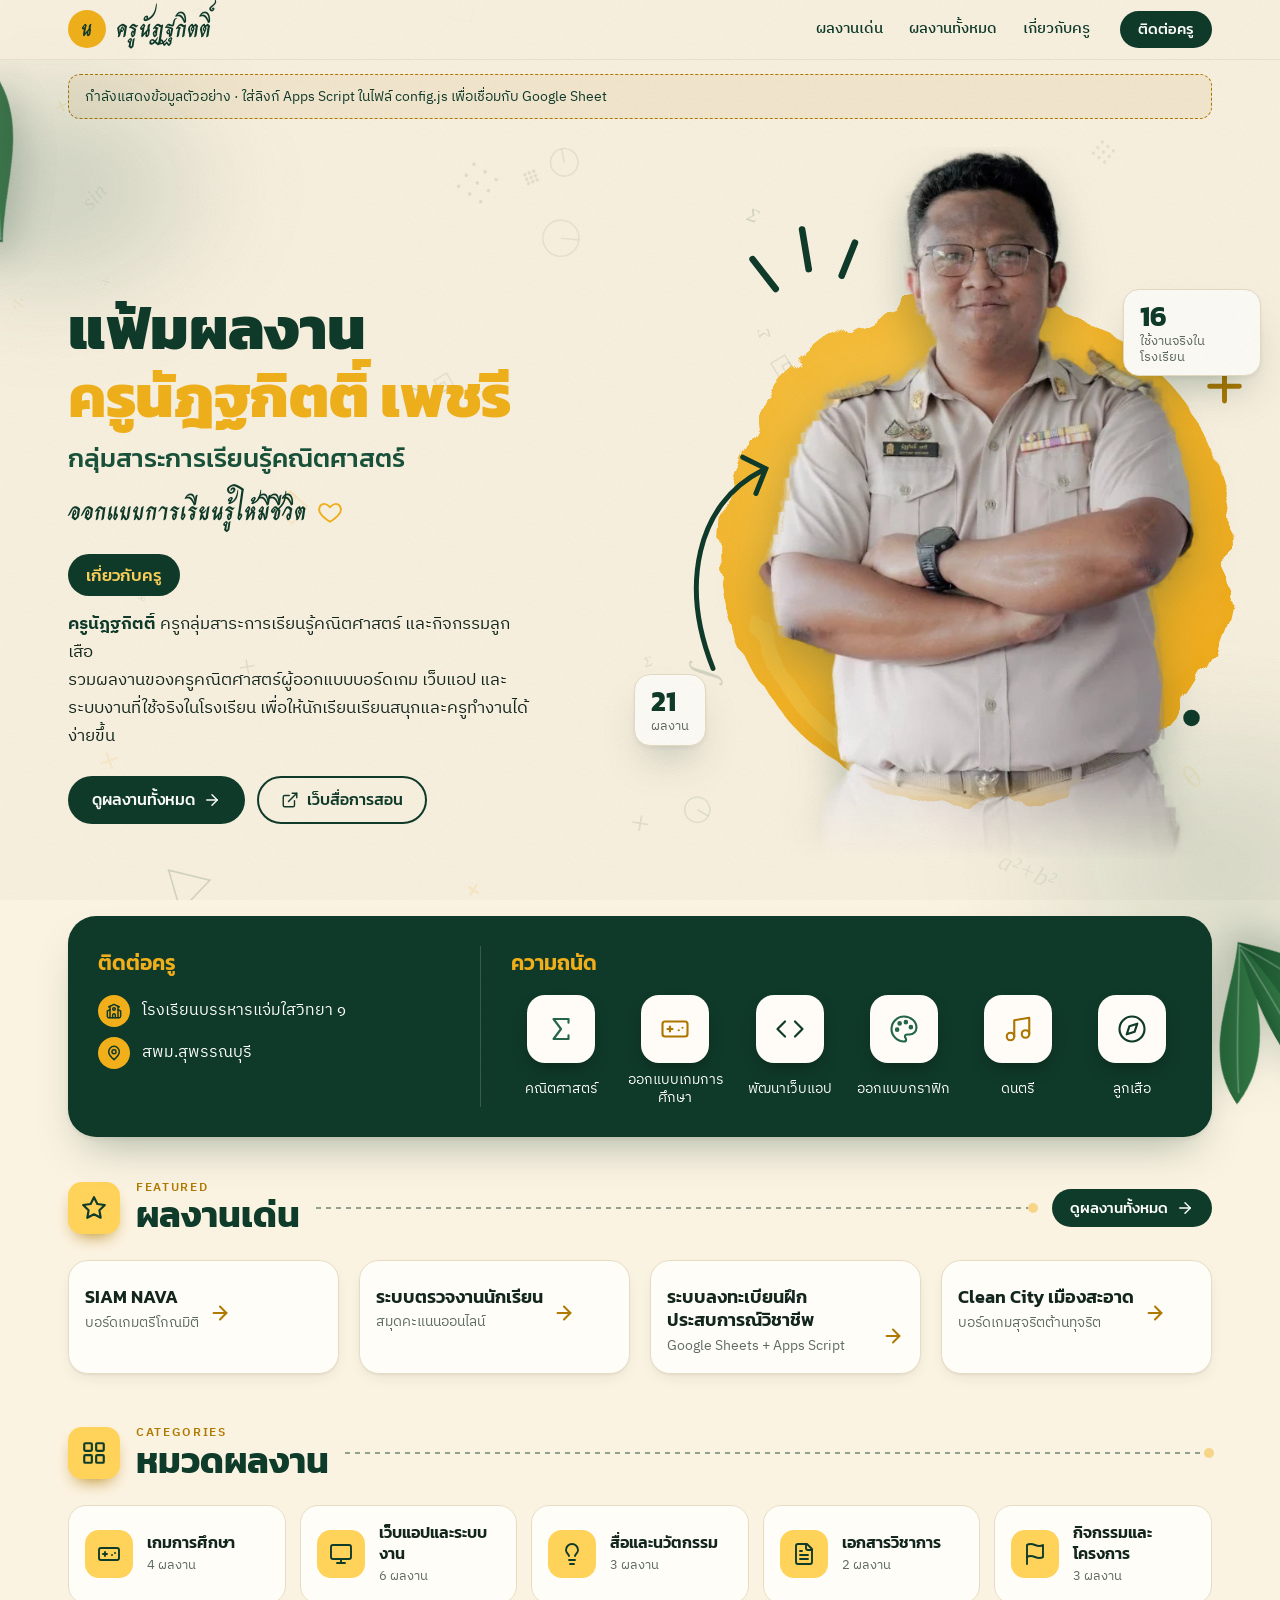
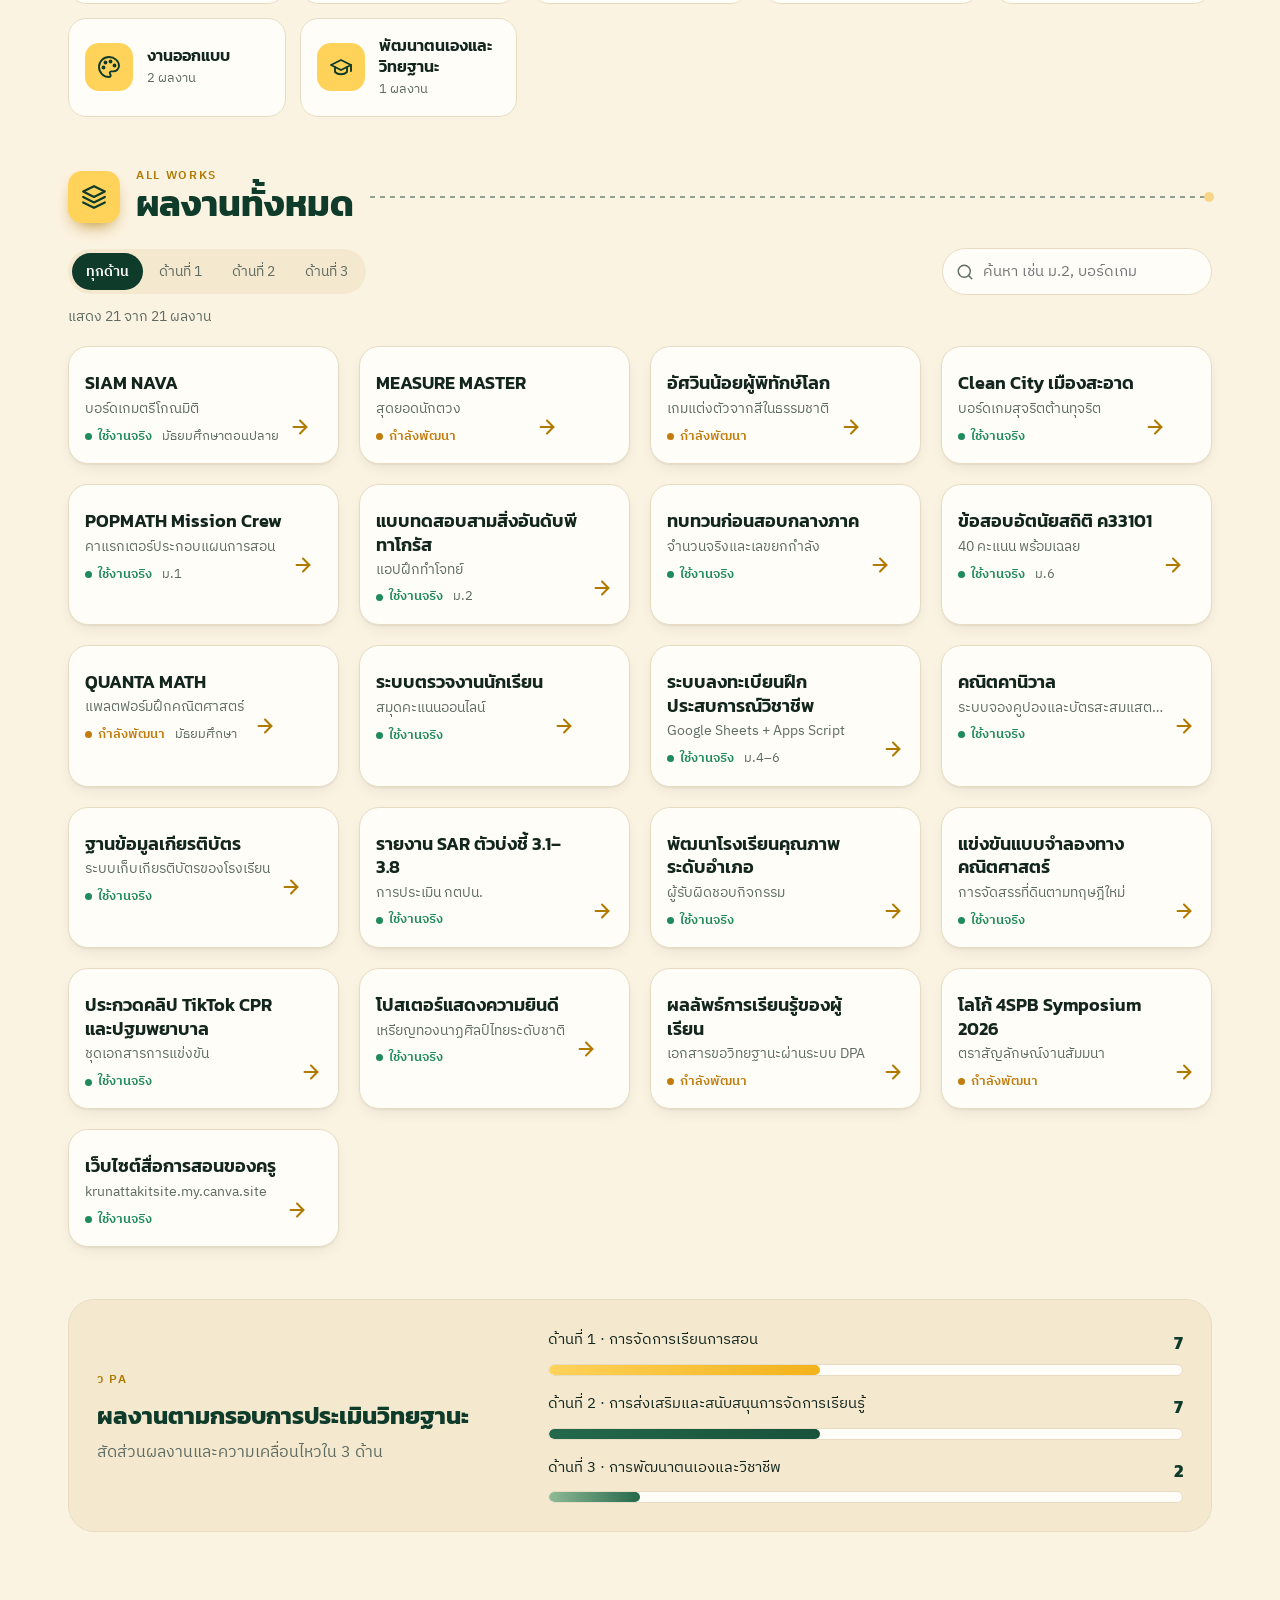
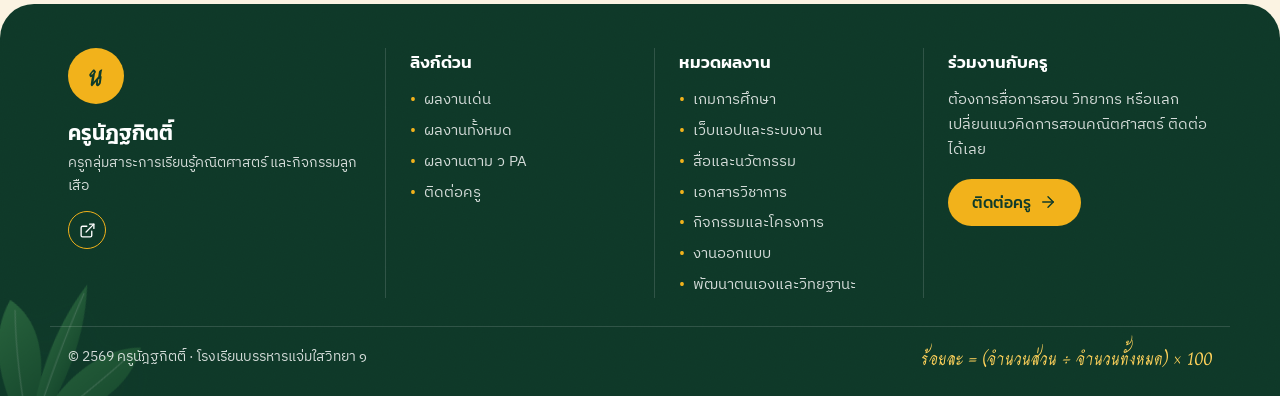
<file: index.html>
<!DOCTYPE html>
<html lang="th">
<head>
<meta charset="utf-8">
<meta name="viewport" content="width=device-width, initial-scale=1, viewport-fit=cover">
<title>แฟ้มผลงานครูนัฎฐกิตติ์</title>
<meta name="description" content="รวมผลงานวิชาชีพครูคณิตศาสตร์ เกมการศึกษา สื่อดิจิทัล ระบบงาน และความเคลื่อนไหวของครูนัฎฐกิตติ์ โรงเรียนบรรหารแจ่มใสวิทยา ๑">
<meta property="og:title" content="แฟ้มผลงานครูนัฎฐกิตติ์">
<meta property="og:description" content="รวมผลงานวิชาชีพครูคณิตศาสตร์ เกมการศึกษา สื่อดิจิทัล และระบบงานที่ใช้จริงในโรงเรียน">
<meta property="og:type" content="website">
<meta name="theme-color" content="#0f3b2a">
<link rel="icon" href="data:image/svg+xml,%3Csvg xmlns='http://www.w3.org/2000/svg' viewBox='0 0 64 64'%3E%3Cdefs%3E%3ClinearGradient id='g' x1='0' y1='0' x2='1' y2='1'%3E%3Cstop offset='0' stop-color='%23ffd25a'/%3E%3Cstop offset='1' stop-color='%23f0a915'/%3E%3C/linearGradient%3E%3C/defs%3E%3Crect width='64' height='64' rx='16' fill='url(%23g)'/%3E%3Ctext x='32' y='45' text-anchor='middle' font-family='sans-serif' font-weight='700' font-size='36' fill='%230f3b2a'%3E%E0%B8%99%3C/text%3E%3C/svg%3E">
<link rel="preconnect" href="https://fonts.googleapis.com">
<link rel="preconnect" href="https://fonts.gstatic.com" crossorigin>
<link rel="stylesheet" href="https://fonts.googleapis.com/css2?family=Charm:wght@700&family=IBM+Plex+Sans+Thai:wght@400;500;600&family=Kanit:wght@500;600;700;800&display=swap">
<link rel="stylesheet" href="assets/style.css">
</head>
<body>
<div id="app"><div class="wrap" style="padding-block:40px"><div class="skel"></div></div></div>
<noscript><p style="padding:24px;text-align:center">กรุณาเปิด JavaScript เพื่อดูแฟ้มผลงาน</p></noscript>
<script src="config.js"></script>
<script src="assets/app.js"></script>
<script src="assets/fx.js" defer></script>
</body>
</html>
</file>
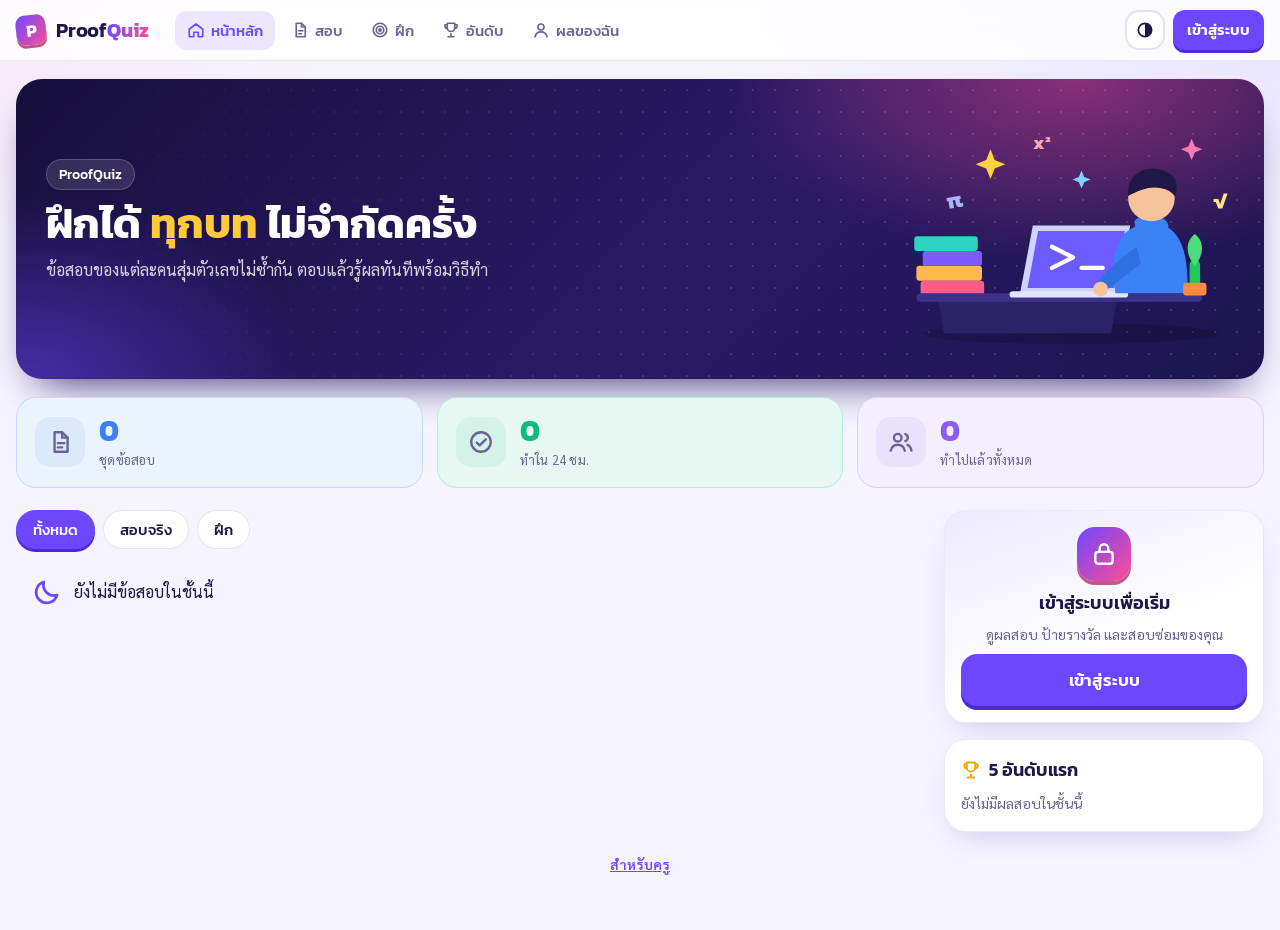
<file: exam/index.html>
<!doctype html>
<html lang="th">
<head>
<meta charset="utf-8">
<meta name="viewport" content="width=device-width, initial-scale=1, viewport-fit=cover">
<meta name="theme-color" content="#6c47ff">
<style>:root{padding-top:env(safe-area-inset-top,0px);padding-bottom:env(safe-area-inset-bottom,0px)}body{margin:0}[hidden]{display:none!important}img{max-width:100%}</style>
<title>ProofQuiz</title>
<meta name="claude:viewport-fit-sides" content="cover">
<link rel="preconnect" href="https://fonts.googleapis.com">
<link rel="preconnect" href="https://fonts.gstatic.com" crossorigin>
<link rel="stylesheet" href="https://fonts.googleapis.com/css2?family=Kanit:wght@400;500;600;700&family=Sarabun:wght@400;500;600;700&family=JetBrains+Mono:wght@500;700&display=swap">
<style>
/* ProofQuiz · Layout: แอปมือถือคอลัมน์เดียว แถบเวลาติดบน — โจทย์เป็นภาพบน "กระดาษกราฟ" ตัวเลือกเป็นปุ่มใหญ่ระดับนิ้วโป้ง; หน้าครูเป็นแดชบอร์ดกริดที่ยืดเป็นหลายคอลัมน์บนจอกว้าง */
:root{
  --bg:#f6f4ff; --paper:#ffffff; --ink:#1f1747; --muted:#6a6493; --line:#e5e1f6;
  --accent:#6c47ff; --accent-ink:#ffffff; --accent-soft:#ece7ff; --accent-dk:#4a2bd0; --ga:#6c47ff; --gb:#ff4d94; --pink:#ff4d94;
  --mark:#f0a800; --mark-soft:#fff3d1; --ok:#0b9e6a; --ok-soft:#d9f6ea; --warn:#bf6200; --warn-soft:#ffecd2; --bad:#e1334f; --bad-soft:#ffe1e6;
  --grid:rgba(108,71,255,.06); --shadow:0 12px 32px -14px rgba(60,30,160,.28);
  --f-display:"Kanit","Sarabun",system-ui,sans-serif; --f-body:"Sarabun",system-ui,sans-serif; --f-num:"JetBrains Mono",ui-monospace,monospace;
  --r:18px;
}
@media (prefers-color-scheme: dark){:root:not([data-theme="light"]){
  --bg:#0e0a22; --paper:#1a1538; --ink:#f3f0ff; --muted:#a8a2d0; --line:#30295c;
  --accent:#a28bff; --accent-ink:#170f3a; --accent-soft:#2c2366; --accent-dk:#6a50e0; --ga:#7d5cff; --gb:#ff4f9a; --pink:#ff6fae;
  --mark:#ffc93c; --mark-soft:#3b2d0c; --ok:#3ee0a0; --ok-soft:#123a2c; --warn:#ffae57; --warn-soft:#3d2a10; --bad:#ff6d86; --bad-soft:#43172a;
  --grid:rgba(162,139,255,.08); --shadow:0 12px 32px -14px rgba(0,0,0,.7); color-scheme:dark}}
:root[data-theme="dark"]{
  --bg:#0e0a22; --paper:#1a1538; --ink:#f3f0ff; --muted:#a8a2d0; --line:#30295c;
  --accent:#a28bff; --accent-ink:#170f3a; --accent-soft:#2c2366; --accent-dk:#6a50e0; --ga:#7d5cff; --gb:#ff4f9a; --pink:#ff6fae;
  --mark:#ffc93c; --mark-soft:#3b2d0c; --ok:#3ee0a0; --ok-soft:#123a2c; --warn:#ffae57; --warn-soft:#3d2a10; --bad:#ff6d86; --bad-soft:#43172a;
  --grid:rgba(162,139,255,.08); --shadow:0 12px 32px -14px rgba(0,0,0,.7); color-scheme:dark}
/* สีประจำชั้น (ม.1–ม.6) ใช้ได้ทั้งกับทั้งหน้าและการ์ดแต่ละใบ */
[data-grade="1"]{--ga:#12b886;--gb:#22b8cf;--accent:#0a8f6e;--accent-dk:#076b52;--accent-soft:#d5f5ea}
[data-grade="2"]{--ga:#1fb5d6;--gb:#3b82f6;--accent:#0e7cb5;--accent-dk:#0a5d88;--accent-soft:#d6eefa}
[data-grade="3"]{--ga:#4f6bff;--gb:#a24bff;--accent:#5146f0;--accent-dk:#3a2fc4;--accent-soft:#e6e5ff}
[data-grade="4"]{--ga:#ff9500;--gb:#ff4f3d;--accent:#d0530f;--accent-dk:#9f3e08;--accent-soft:#ffe9d6}
[data-grade="5"]{--ga:#ff7a3d;--gb:#ff3d8b;--accent:#dd2f6a;--accent-dk:#a91f4e;--accent-soft:#ffe2ec}
[data-grade="6"]{--ga:#ef4444;--gb:#a855f7;--accent:#c2307a;--accent-dk:#941f5c;--accent-soft:#fbe0ef}
@media (prefers-color-scheme: dark){
:root:not([data-theme="light"])[data-grade="1"],:root:not([data-theme="light"]) [data-grade="1"]{--accent:#3fe0b0;--accent-soft:#113a30;--accent-dk:#1fa57f}
:root:not([data-theme="light"])[data-grade="2"],:root:not([data-theme="light"]) [data-grade="2"]{--accent:#5cc8f0;--accent-soft:#10304a;--accent-dk:#2a95c4}
:root:not([data-theme="light"])[data-grade="3"],:root:not([data-theme="light"]) [data-grade="3"]{--accent:#9a96ff;--accent-soft:#262566;--accent-dk:#5f5ae0}
:root:not([data-theme="light"])[data-grade="4"],:root:not([data-theme="light"]) [data-grade="4"]{--accent:#ffa45c;--accent-soft:#3d2410;--accent-dk:#d77a2c}
:root:not([data-theme="light"])[data-grade="5"],:root:not([data-theme="light"]) [data-grade="5"]{--accent:#ff7aa6;--accent-soft:#45162b;--accent-dk:#d64478}
:root:not([data-theme="light"])[data-grade="6"],:root:not([data-theme="light"]) [data-grade="6"]{--accent:#f47bbd;--accent-soft:#451a35;--accent-dk:#c4457f}
}
:root[data-theme="dark"][data-grade="1"],:root[data-theme="dark"] [data-grade="1"]{--accent:#3fe0b0;--accent-soft:#113a30;--accent-dk:#1fa57f}
:root[data-theme="dark"][data-grade="2"],:root[data-theme="dark"] [data-grade="2"]{--accent:#5cc8f0;--accent-soft:#10304a;--accent-dk:#2a95c4}
:root[data-theme="dark"][data-grade="3"],:root[data-theme="dark"] [data-grade="3"]{--accent:#9a96ff;--accent-soft:#262566;--accent-dk:#5f5ae0}
:root[data-theme="dark"][data-grade="4"],:root[data-theme="dark"] [data-grade="4"]{--accent:#ffa45c;--accent-soft:#3d2410;--accent-dk:#d77a2c}
:root[data-theme="dark"][data-grade="5"],:root[data-theme="dark"] [data-grade="5"]{--accent:#ff7aa6;--accent-soft:#45162b;--accent-dk:#d64478}
:root[data-theme="dark"][data-grade="6"],:root[data-theme="dark"] [data-grade="6"]{--accent:#f47bbd;--accent-soft:#451a35;--accent-dk:#c4457f}
html,body{min-height:100%}
body{background:var(--bg);color:var(--ink);font:16px/1.55 var(--f-body);padding-left:max(16px,env(safe-area-inset-left,0px));padding-right:max(16px,env(safe-area-inset-right,0px));padding-block:0 40px;-webkit-tap-highlight-color:transparent}
h1,h2,h3{font-family:var(--f-display);font-weight:500;line-height:1.25;text-wrap:balance;margin:0}
.wrap{max-width:560px;margin:0 auto}
.wide{max-width:1180px;margin:0 auto}
.num{font-family:var(--f-num);font-variant-numeric:tabular-nums}
button,input,textarea,select{font:inherit;color:inherit}
button{cursor:pointer}
:focus-visible{outline:3px solid var(--mark);outline-offset:2px}
.btn{display:inline-flex;align-items:center;justify-content:center;gap:8px;border:0;border-radius:12px;padding:13px 20px;font-family:var(--f-display);font-weight:500;font-size:17px;background:var(--accent);color:var(--accent-ink);min-height:50px}
.btn.ghost{background:transparent;color:var(--accent);box-shadow:inset 0 0 0 1.5px var(--accent)}
.btn.soft{background:var(--accent-soft);color:var(--ink)}
.btn.danger{background:var(--bad);color:#fff}
.btn.small{min-height:38px;padding:8px 14px;font-size:15px;border-radius:10px}
.btn:disabled{opacity:.5;cursor:not-allowed}
.field{display:grid;gap:6px}
.field label{font-size:14px;color:var(--muted);font-weight:600}
.field input,.field select,.field textarea{background:var(--paper);border:1.5px solid var(--line);border-radius:12px;padding:12px 14px;font-size:18px;width:100%;box-sizing:border-box}
.field textarea{font:14px/1.5 var(--f-num);min-height:160px}
.field input:focus,.field textarea:focus{border-color:var(--accent);outline:none}
.err{color:var(--bad);font-weight:600;min-height:1.5em;margin:0}
.chip{display:inline-flex;align-items:center;gap:6px;border-radius:999px;padding:3px 10px;font-size:13px;font-weight:600;white-space:nowrap}
.chip.ok{background:var(--ok-soft);color:var(--ok)} .chip.warn{background:var(--warn-soft);color:var(--warn)} .chip.bad{background:var(--bad-soft);color:var(--bad)} .chip.mute{background:var(--line);color:var(--muted)} .chip.acc{background:var(--accent-soft);color:var(--accent)}
.dot{width:8px;height:8px;border-radius:50%;background:currentColor;display:inline-block}
.blink{animation:blink 1s steps(2) infinite}@keyframes blink{50%{opacity:.25}}
.demo{background:var(--mark-soft);border-radius:12px;padding:10px 14px;font-size:14px;margin-top:14px}
.demo b{font-family:var(--f-num)}

/* ---------- login ---------- */
.hero{padding-block:36px 18px;display:grid;gap:10px}
.eyebrow{font-size:13px;letter-spacing:.08em;color:var(--accent);font-weight:700;text-transform:uppercase}
.hero h1{font-size:clamp(26px,7vw,34px)}
.formula{font-family:var(--f-num);font-size:clamp(22px,6.5vw,30px);color:var(--accent);background:var(--paper);border-radius:var(--r);padding:16px 18px;background-image:linear-gradient(var(--grid) 1px,transparent 1px),linear-gradient(90deg,var(--grid) 1px,transparent 1px);background-size:18px 18px;border:1px solid var(--line)}
.formula small{display:block;font-family:var(--f-body);font-size:14px;color:var(--muted)}
.panel{background:var(--paper);border:1px solid var(--line);border-radius:var(--r);padding:20px;display:grid;gap:14px}
.meta{display:flex;flex-wrap:wrap;gap:8px}
.rules{margin:0;padding-left:20px;display:grid;gap:6px;color:var(--ink)}
.rules li::marker{color:var(--accent)}
.agree{display:flex;gap:10px;align-items:flex-start;font-size:15px}
.agree input{width:22px;height:22px;margin-top:2px;accent-color:var(--accent)}
.foot{margin-top:22px;text-align:center;font-size:14px;color:var(--muted)}
.foot a{color:var(--accent)}

/* ---------- exam ---------- */
body::before{content:"";position:fixed;inset:0 0 auto;height:env(safe-area-inset-top,0px);z-index:10;background:var(--paper)}
.bar{position:sticky;top:env(safe-area-inset-top,0px);z-index:5;background:var(--paper);border-bottom:1px solid var(--line);margin-inline:calc(-1 * max(16px,env(safe-area-inset-left,0px))) calc(-1 * max(16px,env(safe-area-inset-right,0px)));padding:10px max(16px,env(safe-area-inset-right,0px)) 10px max(16px,env(safe-area-inset-left,0px))}
.bar-in{max-width:560px;margin:0 auto;display:grid;gap:8px}
.bar-top{display:flex;align-items:center;justify-content:space-between;gap:10px}
.who{flex:1 1 auto;font-size:14px;color:var(--muted);min-width:0;overflow:hidden;text-overflow:ellipsis;white-space:nowrap}
.timer{font-family:var(--f-num);font-size:22px;font-weight:700;padding:2px 12px;border-radius:10px;background:var(--accent-soft);color:var(--accent)}
.timer.low{background:var(--warn-soft);color:var(--warn)} .timer.crit{background:var(--bad-soft);color:var(--bad)}
.dots{display:flex;gap:5px;flex-wrap:wrap}
.dots button{flex:1 1 0;min-width:22px;height:28px;border-radius:7px;border:0;background:var(--line);color:var(--muted);font:600 12px var(--f-num);padding:0}
.dots button.ans{background:var(--accent-soft);color:var(--accent)}
.dots button.cur{background:var(--accent);color:var(--accent-ink)}
.qcard{margin-top:16px;display:grid;gap:12px}
.qhead{display:flex;justify-content:space-between;align-items:center;gap:8px}
.qno{font-family:var(--f-display);font-size:20px}
.lv{font-size:13px;color:var(--muted)}
.qimg{width:100%;display:block;border-radius:var(--r);border:1px solid var(--line);background:var(--paper);-webkit-user-select:none;user-select:none;-webkit-touch-callout:none;touch-action:manipulation}
.opts{display:grid;gap:10px;-webkit-user-select:none;user-select:none}
.opt{display:flex;align-items:center;gap:14px;width:100%;text-align:left;background:var(--paper);border:2px solid var(--line);border-radius:14px;padding:12px 14px;min-height:58px;font-size:19px}
.opt .k{flex:none;width:34px;height:34px;border-radius:10px;display:grid;place-items:center;background:var(--bg);font:700 16px var(--f-num);color:var(--muted)}
.opt .v{font-family:var(--f-num);font-weight:500;min-width:0}
.opt .v.txt{font-family:var(--f-body);font-weight:600}
.opt.sel{border-color:var(--accent);background:var(--accent-soft)}
.opt.sel .k{background:var(--accent);color:var(--accent-ink)}
.nav{display:grid;grid-template-columns:1fr 1.4fr;gap:10px;margin-top:18px}
.toast{position:fixed;left:50%;transform:translateX(-50%);bottom:calc(18px + env(safe-area-inset-bottom,0px));background:var(--ink);color:var(--paper);padding:11px 16px;border-radius:12px;font-size:15px;max-width:min(92vw,460px);z-index:50;box-shadow:0 8px 24px rgba(0,0,0,.25)}
.toast.bad{background:var(--bad);color:#fff}
.sheet-bg{position:fixed;inset:0;background:rgba(10,20,19,.45);z-index:40;display:grid;align-items:end;justify-items:center;padding:0 max(0px,env(safe-area-inset-left,0px))}
.sheet{background:var(--paper);width:100%;max-width:720px;max-height:88vh;overflow:auto;border-radius:20px 20px 0 0;padding:22px max(18px,env(safe-area-inset-right,0px)) calc(22px + env(safe-area-inset-bottom,0px)) max(18px,env(safe-area-inset-left,0px));display:grid;gap:14px;box-sizing:border-box}
.sheet .row{display:flex;gap:10px;flex-wrap:wrap}
.sheet .row .btn{flex:1}

/* ---------- result ---------- */
.score{display:grid;grid-template-columns:auto 1fr;gap:18px;align-items:center}
.ring{width:118px;height:118px;border-radius:50%;display:grid;place-items:center;background:conic-gradient(var(--accent) calc(var(--p)*1%),var(--line) 0)}
.ring>div{width:94px;height:94px;border-radius:50%;background:var(--paper);display:grid;place-items:center;text-align:center;line-height:1.1}
.ring b{font:700 32px var(--f-num)} .ring span{font-size:13px;color:var(--muted)}
.rank{font-family:var(--f-display);font-size:24px}
.rank .num{color:var(--mark)} .rk-of{display:block;font-family:var(--f-body)}
.board{display:grid;gap:6px}
.brow{display:grid;grid-template-columns:38px 1fr auto auto;gap:10px;align-items:center;padding:9px 12px;border-radius:10px;background:var(--bg)}
.brow.me{background:var(--mark-soft);box-shadow:inset 0 0 0 1.5px var(--mark)}
.brow .r{font:700 16px var(--f-num);color:var(--muted)} .brow:nth-child(-n+3) .r{color:var(--mark)}
.brow .n{min-width:0;overflow:hidden;text-overflow:ellipsis;white-space:nowrap}
.brow .s{font:700 16px var(--f-num)} .brow .t{font:13px var(--f-num);color:var(--muted)}
.live{font-size:13px;color:var(--muted);display:flex;align-items:center;gap:6px}
.live .dot{color:var(--ok)}
.rv{border:1px solid var(--line);border-radius:12px;padding:12px 14px;display:grid;gap:6px;background:var(--paper)}
.rv .q{font-size:15px} .rv .a{font-family:var(--f-num);font-size:15px}
.rv .x{font-size:14px;color:var(--muted);font-family:var(--f-num);background:var(--bg);border-radius:8px;padding:8px 10px;overflow-x:auto}

/* ---------- teacher ---------- */
.thead{display:flex;flex-wrap:wrap;gap:12px;align-items:center;justify-content:space-between;padding-block:24px 10px}
.thead h1{font-size:clamp(22px,4vw,28px)}
.stats{display:grid;grid-template-columns:repeat(auto-fit,minmax(130px,1fr));gap:10px;margin-block:10px 16px}
.stat{background:var(--paper);border:1px solid var(--line);border-radius:12px;padding:12px 14px}
.stat b{display:block;font:700 26px var(--f-num)} .stat span{font-size:13px;color:var(--muted)}
.stat.warn b{color:var(--warn)} .stat.bad b{color:var(--bad)} .stat.ok b{color:var(--ok)}
.tabs{display:flex;gap:6px;overflow-x:auto;padding-bottom:4px;border-bottom:1px solid var(--line);margin-bottom:14px}
.tabs button{border:0;background:transparent;padding:10px 14px;border-radius:10px 10px 0 0;font-family:var(--f-display);font-size:16px;color:var(--muted);white-space:nowrap}
.tabs button.on{color:var(--accent);box-shadow:inset 0 -3px 0 var(--accent)}
.filters{display:flex;gap:6px;flex-wrap:wrap;margin-bottom:12px}
.filters button{border:1.5px solid var(--line);background:var(--paper);border-radius:999px;padding:6px 12px;font-size:14px}
.filters button.on{border-color:var(--accent);background:var(--accent-soft);color:var(--accent);font-weight:600}
.grid{display:grid;grid-template-columns:repeat(auto-fill,minmax(250px,1fr));gap:10px}
.srow{background:var(--paper);border:1px solid var(--line);border-radius:12px;padding:12px 14px;display:grid;gap:8px;text-align:left;width:100%}
.srow.high{box-shadow:inset 4px 0 0 var(--bad)} .srow.watch{box-shadow:inset 4px 0 0 var(--warn)} .srow.awaynow{box-shadow:inset 4px 0 0 var(--bad);background:var(--bad-soft)}
.srow .top{display:flex;justify-content:space-between;gap:8px;align-items:flex-start}
.srow .nm{font-weight:600;min-width:0} .srow .id{font:13px var(--f-num);color:var(--muted)}
.prog{height:6px;background:var(--line);border-radius:6px;overflow:hidden}
.prog i{display:block;height:100%;background:var(--accent);border-radius:6px}
.srow .sub{display:flex;justify-content:space-between;font-size:13px;color:var(--muted);gap:8px;flex-wrap:wrap}
.tbl-wrap{overflow-x:auto;background:var(--paper);border:1px solid var(--line);border-radius:12px}
table{border-collapse:collapse;width:100%;font-size:15px}
th,td{padding:10px 12px;text-align:left;border-bottom:1px solid var(--line);white-space:nowrap}
th{font-size:13px;color:var(--muted);font-weight:600}
td.n{font-family:var(--f-num);font-variant-numeric:tabular-nums}
tr:last-child td{border-bottom:0}
.bars{display:grid;gap:12px}
.bars .b{display:grid;gap:4px}
.bars .lab{display:flex;justify-content:space-between;font-size:14px;gap:8px}
.bars .track{height:12px;background:var(--line);border-radius:6px;overflow:hidden}
.bars .track i{display:block;height:100%;border-radius:6px}
.two{display:grid;grid-template-columns:repeat(auto-fit,minmax(300px,1fr));gap:14px}
.hist{display:flex;align-items:flex-end;gap:4px;height:140px;padding-top:10px}
.hist div{flex:1;background:var(--accent);border-radius:4px 4px 0 0;position:relative;min-height:2px}
.hist div span{position:absolute;top:-18px;left:0;right:0;text-align:center;font:11px var(--f-num);color:var(--muted)}
.hx{display:flex;gap:4px} .hx span{flex:1;text-align:center;font:11px var(--f-num);color:var(--muted)}
.flags{display:grid;gap:6px;margin:0;padding:0;list-style:none}
.flags li{display:flex;gap:10px;align-items:baseline;background:var(--bg);border-radius:8px;padding:8px 10px;font-size:15px}
.flags li b{font:700 13px var(--f-num);color:var(--bad);flex:none}
.tl{display:grid;gap:4px;font-size:14px;max-height:200px;overflow:auto}
.tl div{display:flex;gap:10px} .tl .num{color:var(--muted);flex:none}
.note{font-size:14px;color:var(--muted);margin:0}
.setg{display:grid;grid-template-columns:repeat(auto-fit,minmax(220px,1fr));gap:12px}
.toggle{display:flex;gap:10px;align-items:center;font-size:15px}
.toggle input{width:22px;height:22px;accent-color:var(--accent)}
/* ---------- ปุ่มโหมดสี / ส่วนเพิ่ม ---------- */
.themebtn{display:inline-grid;place-items:center;width:40px;height:40px;border-radius:12px;border:1.5px solid var(--line);background:var(--paper);color:var(--ink);padding:0;flex:none}
.themebtn.float{position:fixed;top:calc(10px + env(safe-area-inset-top,0px));right:calc(12px + env(safe-area-inset-right,0px));z-index:30;box-shadow:0 2px 10px rgba(0,0,0,.08)}
.bar-r{display:flex;align-items:center;gap:6px;flex:none}
.bar-r .themebtn{width:36px;height:36px;border-radius:10px}
.hero{padding-top:52px}
.rounds{display:grid;gap:10px}
.rcard{display:flex;justify-content:space-between;align-items:center;gap:12px;border:1px solid var(--line);border-radius:12px;padding:12px 14px;background:var(--bg)}
.rcard>div{min-width:0}.rcard .rt{font-weight:600}.rcard .btn{flex:none}
.ph{display:flex;justify-content:space-between;align-items:center;gap:10px;flex-wrap:wrap}
.seg{display:inline-flex;background:var(--bg);border-radius:10px;padding:3px;gap:3px}
.seg button{border:0;background:transparent;border-radius:8px;padding:6px 12px;font-size:14px;color:var(--muted)}
.seg button.on{background:var(--paper);color:var(--accent);font-weight:600;box-shadow:0 1px 3px rgba(0,0,0,.1)}
.rvh{display:flex;justify-content:space-between;gap:8px}
.tl-left{display:grid;gap:4px;min-width:0}
.rsel select{font-family:var(--f-display);font-size:clamp(18px,3vw,24px);border:0;background:transparent;color:var(--ink);padding:2px 0;max-width:100%;cursor:pointer}
.sr{position:absolute;width:1px;height:1px;overflow:hidden;clip:rect(0 0 0 0)}
.tbtns{display:flex;gap:8px;flex-wrap:wrap;align-items:center}
.rankbar{display:flex;justify-content:space-between;align-items:flex-start;gap:10px;flex-wrap:wrap}
.empty{max-width:520px}
.narrow{max-width:560px}
.checks{display:flex;flex-wrap:wrap;gap:8px 18px}
.flabel{font-size:14px;color:var(--muted);font-weight:600}
.lockbox{display:grid;gap:6px;border-radius:12px;padding:12px 14px;background:var(--ok-soft)}
.lockbox.locked{background:var(--mark-soft)}
.lockbox .btn{justify-self:start}
.inrow{display:flex;gap:8px;align-items:stretch}.inrow input{flex:1;min-width:0}.inrow .btn{width:auto;flex:none;padding-inline:16px}
#s-jc{font:700 22px var(--f-num);letter-spacing:.25em;text-transform:uppercase}
.selfreg summary{cursor:pointer;font-weight:600;color:var(--accent);margin-bottom:8px}
.dh{display:flex;justify-content:space-between;gap:10px;align-items:flex-start}

/* ---------- ProofQuiz v3 ---------- */
.brand{display:inline-flex;align-items:center;gap:10px;font-family:var(--f-display);font-size:26px;font-weight:500;letter-spacing:-.01em}
.brand b{color:var(--accent);font-weight:600}
.brand .mark{width:38px;height:38px;border-radius:11px;display:grid;place-items:center;background:var(--accent);color:var(--accent-ink);font:700 22px var(--f-num);box-shadow:inset 0 -3px 0 rgba(0,0,0,.18)}
.brand.sm{font-size:20px}.brand.sm .mark{width:30px;height:30px;font-size:17px;border-radius:9px}
.tagline{margin:0;font-family:var(--f-display);font-size:18px;color:var(--muted)}
.center{text-align:center}
.rcard{display:grid;gap:6px;border:1px solid var(--line);border-radius:12px;padding:12px 14px;background:var(--bg);margin-top:10px}
.rc-top{display:flex;justify-content:space-between;align-items:center;gap:8px;flex-wrap:wrap}
.rcard .rt{font-family:var(--f-display);font-size:18px}
.rc-act{display:flex;gap:8px;flex-wrap:wrap;margin-top:4px}.rc-act .btn{flex:1 1 auto}
.hist-list{display:grid;gap:6px}
.hrow{display:flex;justify-content:space-between;align-items:center;gap:10px;width:100%;text-align:left;border:0;background:var(--bg);border-radius:10px;padding:10px 12px}
.hrow .hl{display:grid;min-width:0}.hrow:disabled{cursor:default;opacity:.85}
.hs{font:700 22px var(--f-num);color:var(--accent)}.hs small{font-size:13px;color:var(--muted)}
.attempts{display:grid;gap:10px;margin-top:14px;padding-top:14px;border-top:1px dashed var(--line)}
.att-list{display:flex;gap:8px;flex-wrap:wrap}
.att{display:grid;justify-items:center;gap:2px;border:1.5px solid var(--line);background:var(--paper);border-radius:10px;padding:6px 12px;font-size:13px;color:var(--muted);min-width:72px}
.att b{font:700 18px var(--f-num);color:var(--ink)}
.att.best{border-color:var(--mark)}.att.best b{color:var(--mark)}
.att.on{background:var(--accent-soft);border-color:var(--accent)}
.nowbar{display:grid;grid-template-columns:repeat(auto-fit,minmax(240px,1fr));gap:10px;margin-bottom:12px}
.nb{display:grid;gap:2px;border-radius:12px;padding:10px 14px;background:var(--paper);border:1px solid var(--line)}
.nb.on{background:var(--ok-soft);border-color:transparent}
.nb b{font-family:var(--f-display);font-weight:500;font-size:17px}
.selrow{display:flex;flex-wrap:wrap;gap:8px 16px;align-items:center;margin-bottom:6px}
.selrow .rsel{flex:1 1 320px;min-width:0}
.selrow .rsel select{width:100%;text-overflow:ellipsis}
.selmeta{display:flex;flex-wrap:wrap;gap:8px;align-items:center;width:100%}
.toggle.small{font-size:14px}.toggle.small input{width:18px;height:18px}
.banner{background:var(--accent-soft);border-radius:12px;padding:10px 14px;margin:0 0 12px}
.sched{margin-bottom:12px}
.slist{display:grid;gap:8px}
.sitem{display:grid;grid-template-columns:110px 90px minmax(0,1fr) auto auto;gap:10px;align-items:center;padding:10px 12px;border-radius:10px;background:var(--bg)}
.sitem.open{background:var(--ok-soft)}.sitem.ended,.sitem.closed{opacity:.75}.sitem.sel{box-shadow:inset 0 0 0 2px var(--accent)}
.st-time{font-weight:700}.st-room{font-weight:600}.st-set{display:grid;min-width:0}.st-act{display:flex;gap:6px}
@media (max-width:720px){.sitem{grid-template-columns:auto 1fr auto}.st-set{grid-column:1/-1}.st-act{grid-column:1/-1}.sitem>.chip{justify-self:end}}
.brows{display:grid;gap:8px}
.brow-in{display:flex;flex-wrap:wrap;gap:6px;align-items:center;background:var(--bg);border-radius:10px;padding:8px}
.brow-in select,.brow-in input{font-size:15px;border:1.5px solid var(--line);border-radius:8px;padding:7px 8px;background:var(--paper);min-width:0}
.brow-in .r-room{width:88px}.brow-in .r-date{width:150px}.brow-in .r-per{flex:1 1 150px}
.tpair{display:inline-flex;align-items:center;gap:4px}.tpair input{width:100px}
.dash{color:var(--muted)}
.icon-x{border:0;background:transparent;font-size:22px;line-height:1;color:var(--muted);padding:4px 8px;border-radius:8px;margin-left:auto}
.icon-x:hover{background:var(--bad-soft);color:var(--bad)}
.wide-sheet{max-width:860px}
.book table{font-size:14px}
.book th{white-space:normal;vertical-align:bottom;min-width:84px}
.book .stick{position:sticky;left:0;background:var(--paper);z-index:1;min-width:150px;white-space:normal}
.setgrid{display:grid;grid-template-columns:repeat(auto-fill,minmax(280px,1fr));gap:12px}
.setcard{background:var(--paper);border:1px solid var(--line);border-radius:var(--r);padding:16px;display:grid;gap:6px;align-content:start}
.setcard h3{font-family:var(--f-display);font-weight:500;font-size:20px}
.setcard p{margin:0}
.formula-s{font-family:var(--f-num);font-size:14px;color:var(--accent);background:var(--bg);border-radius:8px;padding:6px 10px;overflow-x:auto}
.tlist{margin:4px 0;padding:0;list-style:none;display:grid;gap:3px;font-size:15px}
.tlist b{display:inline-grid;place-items:center;width:22px;height:22px;border-radius:6px;background:var(--accent-soft);color:var(--accent);font:700 13px var(--f-num);margin-right:4px}
.field textarea.code{font:13px/1.5 var(--f-num);min-height:220px}
.field textarea.code.short{min-height:120px}
.rules.small{font-size:15px}
.okline{background:var(--ok-soft);color:var(--ok);border-radius:10px;padding:8px 12px;font-weight:600;margin:0}
.okc{color:var(--ok)}
.samples{display:grid;gap:8px;max-height:52vh;overflow:auto;padding-right:4px}
/* ---------- ProofQuiz v4: รหัสเริ่มสอบ กันเน็ตหลุด โหมดฝึก จอโปรเจกเตอร์ รายงาน ---------- */
.inline{display:inline-flex;align-items:center;gap:6px;font-size:14px}
.inline input{width:64px;border:1.5px solid var(--line);border-radius:8px;padding:5px 8px;background:var(--paper);font-family:var(--f-num)}
.netpill{font-size:12px;font-weight:700;border-radius:999px;padding:2px 9px;white-space:nowrap}
.netpill.ok{background:var(--ok-soft);color:var(--ok)}.netpill.acc{background:var(--accent-soft);color:var(--accent)}.netpill.bad{background:var(--bad-soft);color:var(--bad);animation:pulse 1.6s infinite}
@keyframes pulse{50%{opacity:.55}}
.codefield input{font:700 30px var(--f-num);letter-spacing:.45em;text-align:center;padding-left:.45em}
.rcard.retake{border-color:var(--warn);background:var(--warn-soft)}
.prac-list{display:grid;gap:6px}
.prow{display:flex;justify-content:space-between;align-items:center;gap:10px;width:100%;text-align:left;border:1.5px solid var(--line);background:var(--bg);border-radius:12px;padding:10px 12px}
.prow:hover{border-color:var(--accent)}
.prac-top{display:flex;justify-content:space-between;align-items:center;gap:8px;flex-wrap:wrap;margin:14px 0 10px;padding-right:52px}
.prow .hl{display:grid;min-width:0}
.ptext{font-family:var(--f-body);font-weight:500;font-size:clamp(20px,5.6vw,25px);line-height:1.6;background:var(--paper);border:1px solid var(--line);border-radius:var(--r);padding:16px 18px;background-image:linear-gradient(var(--grid) 1px,transparent 1px),linear-gradient(90deg,var(--grid) 1px,transparent 1px);background-size:18px 18px;overflow-wrap:anywhere}
.opt.right{border-color:var(--ok);background:var(--ok-soft)}.opt.right .k{background:var(--ok);color:var(--paper)}
.opt.wrong{border-color:var(--bad);background:var(--bad-soft)}.opt.wrong .k{background:var(--bad);color:var(--paper)}
.opt.dim{opacity:.5}
.fb{border-radius:12px;padding:12px 14px;display:grid;gap:4px}
.fb.ok{background:var(--ok-soft);color:var(--ok)}.fb.bad{background:var(--bad-soft);color:var(--bad)}
.fb p,.fb div{color:var(--ink);margin:0}
.pr-n{font-size:11px;color:var(--muted);font-family:var(--f-body)}

/* จอโปรเจกเตอร์ */
body.screen-mode{padding-bottom:16px}
.scr{max-width:1600px;margin:0 auto;display:grid;gap:18px;padding-top:12px}
.scr-bar{display:flex;justify-content:space-between;align-items:center;gap:10px;flex-wrap:wrap}
.scr-head{display:flex;justify-content:space-between;align-items:flex-end;gap:16px;flex-wrap:wrap}
.scr-head h1{font-size:clamp(30px,4.4vw,56px)}
.scr-time{display:grid;justify-items:end}
.scr-time b{font-size:clamp(36px,5vw,64px);line-height:1;color:var(--accent)}
.scr-main{display:grid;grid-template-columns:minmax(0,1.6fr) minmax(0,1fr);gap:18px}
.codebox{background:var(--paper);border:1px solid var(--line);border-radius:22px;padding:22px 26px;display:grid;grid-template-columns:1fr auto;align-items:center;gap:8px 20px}
.codebox .eyebrow,.codebox p{grid-column:1/-1}
.codebox p{margin:0}
.codebox.off{display:block;opacity:.7}
.codebox .code{font-size:clamp(84px,13vw,190px);font-weight:700;line-height:1;color:var(--ink);display:flex;letter-spacing:0}
.codebox .code i{width:.12em}
.codebox .ring{width:140px;height:140px}.codebox .ring>div{width:112px;height:112px}.codebox .ring b{font-size:42px}
.scr-stats{display:grid;gap:12px}
.scr-stats>div{background:var(--paper);border:1px solid var(--line);border-radius:18px;padding:14px 20px;display:flex;align-items:baseline;justify-content:space-between;gap:10px}
.scr-stats b{font-size:clamp(40px,5vw,66px);line-height:1;color:var(--accent)}
.scr-stats>div:first-child b{color:var(--ok)}
.scr-stats span{font-family:var(--f-display);font-size:20px;color:var(--muted)}
.tiles{display:grid;grid-template-columns:repeat(auto-fill,minmax(150px,1fr));gap:8px}
.tile{display:grid;gap:5px;background:var(--paper);border:1px solid var(--line);border-radius:12px;padding:9px 12px}
.tile .tn{font-family:var(--f-display);font-size:18px;white-space:nowrap;overflow:hidden;text-overflow:ellipsis}
.tile .tb{height:7px;background:var(--line);border-radius:4px;overflow:hidden}.tile .tb i{display:block;height:100%;background:var(--accent);border-radius:4px}
.tile .ts{font-size:13px;color:var(--muted);font-family:var(--f-num)}
.tile.done{background:var(--ok-soft);border-color:transparent}.tile.done .tb i{background:var(--ok)}.tile.done .ts{color:var(--ok);font-weight:700}
.tile.idle{opacity:.55}
.scr-idle{min-height:60vh;display:grid;place-content:center;text-align:center;gap:10px}
.scr-idle h1{font-size:clamp(30px,4vw,50px)}.scr-idle p{font-size:22px;margin:0}
.podium{display:grid;gap:8px;max-width:1100px;width:100%;margin:0 auto}
.pod{display:grid;grid-template-columns:64px minmax(0,1fr) auto auto;align-items:center;gap:18px;background:var(--paper);border:1px solid var(--line);border-radius:16px;padding:10px 20px;animation:rise .5s both}
.pod .pr{font:700 30px var(--f-num);color:var(--muted);text-align:center}
.pod .pn{font-family:var(--f-display);font-size:clamp(22px,2.6vw,34px);white-space:nowrap;overflow:hidden;text-overflow:ellipsis}
.pod .pt{color:var(--muted);font-size:18px}
.pod .ps{font-size:clamp(28px,3vw,42px);font-weight:700;color:var(--accent)}.pod .ps small{font-size:.5em;color:var(--muted)}
.pod.r1,.pod.r2,.pod.r3{background:var(--mark-soft);border-color:var(--mark)}.pod.r1 .pr,.pod.r2 .pr,.pod.r3 .pr{color:var(--mark)}
.pod.r1{padding-block:18px}.pod.r1 .pn{font-size:clamp(28px,3.4vw,46px)}
.pod:nth-child(2){animation-delay:.08s}.pod:nth-child(3){animation-delay:.16s}.pod:nth-child(n+4){animation-delay:.24s}
@keyframes rise{from{opacity:0;transform:translateY(12px)}}
.scr>*,.scr-main>*,.codebox>*{min-width:0}
@media (max-width:820px){.scr-main{grid-template-columns:1fr}.codebox{padding:18px}.codebox .code{font-size:clamp(52px,15vw,120px)}.codebox .ring{width:110px;height:110px}.codebox .ring>div{width:88px;height:88px}.codebox .ring b{font-size:30px}.pod{grid-template-columns:40px minmax(0,1fr) auto;gap:10px}.pod .pt{display:none}}

/* รายงานหลังสอบ */
.report-print{margin-top:12px;gap:18px}
.rp-head h2{font-size:24px;margin-top:8px}
.rp-head p{margin:4px 0 0}
.rp-stats{display:grid;grid-template-columns:repeat(4,minmax(0,1fr));gap:10px}
.rp-stats>div{background:var(--bg);border-radius:12px;padding:12px 14px;display:grid}
.rp-stats b{font:700 28px var(--f-num);color:var(--accent)}.rp-stats b small{font-size:15px;color:var(--muted)}
.rp-stats span{font-size:14px;color:var(--muted)}
.rp-grid{display:grid;grid-template-columns:repeat(2,minmax(0,1fr));gap:18px}
.rp-grid.three{grid-template-columns:repeat(3,minmax(0,1fr))}
.rp-grid h3{font-size:17px;margin-bottom:8px}
.hist.sm{height:110px}
.plist{list-style:none;margin:0;padding:0;display:grid;gap:4px;font-size:15px}
.plist li{display:flex;justify-content:space-between;align-items:center;gap:8px;border-bottom:1px dashed var(--line);padding:3px 0}
@media (max-width:720px){.rp-stats{grid-template-columns:repeat(2,minmax(0,1fr))}.rp-grid,.rp-grid.three{grid-template-columns:1fr}}
@media print{
  :root{--bg:#f3f5f4;--paper:#fff;--ink:#111;--muted:#555;--line:#ccc;--accent:#0f766e;--mark:#c27d00;--mark-soft:#fdf0d4;--ok:#1d7a3e;--bad:#b42318}
  body{background:#fff;padding:0;font-size:12px}
  body *{visibility:hidden}
  .report-print,.report-print *{visibility:visible}
  .report-print{position:absolute;left:0;top:0;width:100%;border:0;padding:0;margin:0}
  .themebtn,.noprint{display:none!important}
  .rp-grid,.rp-grid.three{grid-template-columns:repeat(2,1fr)}.rp-grid.three{grid-template-columns:repeat(3,1fr)}
  .rp-stats{grid-template-columns:repeat(4,1fr)}
  section{break-inside:avoid}
  @page{size:A4;margin:14mm}
}
/* ================= ProofQuiz v5 · สดใสแบบเกม ================= */
@property --p{syntax:'<number>';inherits:false;initial-value:0}
body{background-color:var(--bg);background-image:radial-gradient(1100px 560px at 108% -12%,color-mix(in srgb,var(--ga) 16%,transparent),transparent 62%),radial-gradient(900px 520px at -14% -6%,color-mix(in srgb,var(--gb) 13%,transparent),transparent 60%);background-attachment:fixed}
h1,h2,h3{font-weight:600}
.grad-text{background:linear-gradient(90deg,var(--ga),var(--gb));-webkit-background-clip:text;background-clip:text;color:transparent}
/* แบรนด์ */
.brand{font-weight:600}
.brand b{background:linear-gradient(90deg,var(--ga),var(--gb));-webkit-background-clip:text;background-clip:text;color:transparent;font-weight:700}
.brand .mark{background:linear-gradient(135deg,var(--ga),var(--gb));color:#fff;border-radius:12px;transform:rotate(-7deg);font-family:var(--f-display);box-shadow:0 3px 0 color-mix(in srgb,var(--gb) 60%,#000 25%)}
.brand.light{color:#fff}.brand.light b{background:none;-webkit-text-fill-color:#fff;color:#fff}
.brand.light .mark{background:#fff;color:var(--accent);box-shadow:0 3px 0 rgba(0,0,0,.15)}
/* ปุ่มแบบเกม: มีความหนา กดแล้วยุบ */
.btn{border-radius:16px;font-weight:600;box-shadow:0 4px 0 var(--accent-dk);transition:transform .08s ease,box-shadow .08s ease,filter .15s;position:relative}
.btn:hover:not(:disabled){filter:brightness(1.06)}
.btn:active:not(:disabled){transform:translateY(3px);box-shadow:0 1px 0 var(--accent-dk)}
.btn.big{min-height:56px;font-size:19px;background:linear-gradient(135deg,var(--accent),color-mix(in srgb,var(--accent) 50%,var(--gb)))}
.btn.soft{box-shadow:0 4px 0 var(--line)}.btn.soft:active:not(:disabled){box-shadow:0 1px 0 var(--line)}
.btn.ghost{box-shadow:inset 0 0 0 2px var(--accent)}.btn.ghost:active:not(:disabled){transform:translateY(1px);box-shadow:inset 0 0 0 2px var(--accent)}
.btn.danger{box-shadow:0 4px 0 #8f1424}
.btn.small{box-shadow:0 3px 0 var(--accent-dk);border-radius:12px}.btn.small.soft{box-shadow:0 3px 0 var(--line)}.btn.small.ghost{box-shadow:inset 0 0 0 2px var(--accent)}
.btn:disabled{box-shadow:none;transform:none}
.btn svg{flex:none}
.pulse:not(:disabled){animation:pulse2 2s ease-out infinite}
@keyframes pulse2{0%{box-shadow:0 4px 0 var(--accent-dk),0 0 0 0 color-mix(in srgb,var(--accent) 50%,transparent)}70%,100%{box-shadow:0 4px 0 var(--accent-dk),0 0 0 16px transparent}}
.field input,.field select,.field textarea{border-radius:14px;border-width:2px;transition:border-color .15s,box-shadow .15s}
.field input:focus,.field select:focus,.field textarea:focus{border-color:var(--accent);box-shadow:0 0 0 4px var(--accent-soft);outline:none}
.chip{font-weight:700}
.panel{border-radius:24px;border:1px solid color-mix(in srgb,var(--line) 70%,transparent);box-shadow:var(--shadow)}
.panel h2{display:flex;align-items:center;gap:8px}.panel h2 svg{color:var(--accent);width:22px;height:22px}
.lift{animation:lift .55s cubic-bezier(.2,.8,.2,1) both;animation-delay:calc(var(--d,0) * 70ms)}
@keyframes lift{from{opacity:0;transform:translateY(16px)}}
.still .lift,.still .hhero,.still .badge .bi{animation:none!important}
.hhero~.panel{margin-top:16px}
.foot a{font-weight:600}
.themebtn{border-radius:14px;border-width:2px}
.themebtn.float{box-shadow:var(--shadow)}
.toast{border-radius:16px;font-weight:600;animation:toastin .35s cubic-bezier(.2,.9,.3,1.3)}
@keyframes toastin{from{opacity:0;transform:translate(-50%,16px) scale(.95)}}
.sheet{border-radius:26px 26px 0 0}
.shake{animation:shake .42s}
@keyframes shake{20%,60%{transform:translateX(-8px)}40%,80%{transform:translateX(8px)}}
.confetti{position:fixed;inset:0;width:100vw;height:100vh;pointer-events:none;z-index:80}
.floaters{position:absolute;inset:0;overflow:hidden;pointer-events:none;z-index:0}
.floaters span{position:absolute;font:600 calc(30px * var(--s)) var(--f-display);color:var(--accent);opacity:.13;animation:floaty var(--t) ease-in-out var(--dl) infinite alternate;white-space:nowrap}
@keyframes floaty{to{transform:translateY(-24px) rotate(14deg)}}
.backchip{display:inline-flex;align-items:center;gap:6px;border:0;background:var(--paper);color:var(--ink);border-radius:999px;padding:8px 16px 8px 10px;font:500 15px var(--f-display);margin-top:12px;box-shadow:var(--shadow)}
.backchip svg{width:18px;height:18px;color:var(--accent)}

/* หน้าแรก: เลือกชั้น */
.landing{max-width:1000px;margin:0 auto;position:relative;padding-top:58px}
.landing>.floaters{position:fixed}
.land-hero{position:relative;z-index:1;display:grid;gap:14px;justify-items:start;padding-block:12px 4px}
.land-title{font:700 clamp(36px,8.4vw,64px)/1.12 var(--f-display);letter-spacing:-.01em}
.land-sub{margin:0;color:var(--muted);font-size:17px;max-width:34em}
.land-h{position:relative;z-index:1;font-size:19px;margin:26px 0 12px;color:var(--muted);font-weight:500}
.gcards{position:relative;z-index:1;display:grid;grid-template-columns:repeat(auto-fit,minmax(min(100%,270px),1fr));gap:18px}
.gcard{position:relative;overflow:hidden;text-align:left;border:0;border-radius:28px;padding:20px 22px;min-height:220px;color:#fff;background:linear-gradient(140deg,var(--ga),var(--gb));box-shadow:0 8px 0 color-mix(in srgb,var(--gb) 55%,#000 30%),0 22px 40px -18px var(--gb);display:grid;gap:8px;align-content:start;transition:transform .15s ease,box-shadow .15s;animation:pop .6s cubic-bezier(.2,.9,.3,1.3) both;animation-delay:calc(var(--i) * 100ms + 150ms)}
.gcard:hover{transform:translateY(-4px) rotate(-.7deg)}
.gcard:active{transform:translateY(5px);box-shadow:0 3px 0 color-mix(in srgb,var(--gb) 55%,#000 30%)}
@keyframes pop{from{opacity:0;transform:scale(.88) translateY(18px)}}
.g-sym{position:absolute;right:-4px;bottom:-22px;font:700 96px var(--f-display);opacity:.17;transform:rotate(-12deg);white-space:nowrap;pointer-events:none}
.g-top{display:flex;align-items:flex-end;gap:10px;position:relative}
.g-lab{font:500 15px/1.25 var(--f-display);opacity:.92;padding-bottom:12px}
.g-num{font:700 104px/.86 var(--f-display);text-shadow:0 5px 0 rgba(0,0,0,.13)}
.g-rooms{font-size:15px;opacity:.95;position:relative}
.gstat{display:inline-flex;align-items:center;gap:6px;background:rgba(255,255,255,.22);border-radius:999px;padding:5px 12px;font-size:14px;font-weight:700;justify-self:start;position:relative}
.gstat.live{background:#fff;color:var(--accent)}.gstat.live .dot{color:var(--ok)}
.g-foot{display:flex;justify-content:space-between;align-items:center;margin-top:auto;padding-top:8px;position:relative}
.g-chip{font:500 15px var(--f-display)}
.g-go{width:48px;height:48px;border-radius:50%;background:#fff;color:var(--accent);display:grid;place-items:center;box-shadow:0 4px 0 rgba(0,0,0,.16);transition:transform .2s}
.gcard:hover .g-go{transform:translateX(4px)}
.landing .demo,.landing .foot{position:relative;z-index:1}

/* หัวการ์ดไล่สี (เข้าระบบ / หน้าหลัก / ผลสอบ) */
.ghero,.hhero,.rhero{position:relative;overflow:hidden;border-radius:28px;color:#fff;background:linear-gradient(140deg,var(--ga),var(--gb));box-shadow:0 20px 40px -20px var(--gb)}
.ghero .floaters span,.hhero .floaters span,.rhero .floaters span{color:#fff;opacity:.17}
.ghero{padding:20px 22px 22px;margin:14px 0 16px;animation:lift .5s both}
.ghero-in{position:relative;display:grid;gap:2px}
.ghero-g{font:700 clamp(56px,18vw,84px)/1 var(--f-display);margin-top:10px;text-shadow:0 5px 0 rgba(0,0,0,.12)}
.ghero-g span{font-size:.5em;margin-right:4px}.ghero-g b{font-weight:700}
.ghero p{margin:0;opacity:.92;font-size:16px}
.hhero{padding:18px 18px 16px;margin:58px 0 0;display:grid;gap:14px;animation:lift .5s both}
.hh-top,.hh-me,.hh-stats{position:relative}
.hh-me{display:flex;gap:14px;align-items:center}
.avatar{width:60px;height:60px;border-radius:20px;background:#fff;color:var(--accent);display:grid;place-items:center;font:700 30px var(--f-display);transform:rotate(-6deg);box-shadow:0 4px 0 rgba(0,0,0,.14);flex:none}
.hh-me h1{font-size:clamp(24px,7vw,30px)}.hh-me p{margin:0;opacity:.92;font-size:15px}
.hh-stats{display:grid;grid-template-columns:repeat(3,minmax(0,1fr));gap:8px}
.hh-stats>div{background:rgba(255,255,255,.2);border-radius:16px;padding:10px 12px;display:grid}
.hh-stats b{font:700 28px/1.1 var(--f-display)}.hh-stats .cnt,.ring.big .cnt{font:inherit;color:inherit;opacity:1}.hh-stats small{font-size:16px;opacity:.8}.hh-stats span{font-size:13px;opacity:.95}
/* การ์ดรอบสอบ */
.rcard{border:2px solid var(--line);border-radius:20px;padding:14px;background:var(--paper);gap:8px}
.rcard .rt{font-size:19px;font-weight:600}
.rcard.hot{border:2.5px solid transparent;background:linear-gradient(var(--paper),var(--paper)) padding-box,linear-gradient(135deg,var(--ga),var(--gb)) border-box;box-shadow:0 12px 28px -16px var(--gb)}
.rcard.retake{background:var(--warn-soft);border-color:var(--warn)}
.emptyb{display:flex;gap:12px;align-items:center;background:var(--bg);border-radius:18px;padding:14px 16px}
.emptyb svg{width:30px;height:30px;color:var(--accent);flex:none}.emptyb p{margin:0}
/* ฝึก */
.prow{border:0;background:var(--bg);border-radius:18px;padding:12px 12px 12px 16px;transition:transform .15s}
.prow:hover{transform:translateX(3px)}.prow .hl{flex:1}
.pbar{display:block;height:7px;border-radius:5px;background:var(--line);overflow:hidden;margin-top:7px}
.pbar i{display:block;height:100%;border-radius:5px;background:linear-gradient(90deg,var(--ga),var(--gb))}
.play{width:44px;height:44px;border-radius:50%;background:var(--accent);color:var(--accent-ink);display:grid;place-items:center;flex:none;box-shadow:0 3px 0 var(--accent-dk)}
.prac-top .chip.acc{background:linear-gradient(90deg,var(--ga),var(--gb));color:#fff}
.prog i{background:linear-gradient(90deg,var(--ga),var(--gb))}
.opt{border-radius:16px;transition:transform .08s,border-color .15s,background .15s}
.opt:active{transform:scale(.985)}
.opt .k{border-radius:11px;font-family:var(--f-display)}
.opt.right{animation:pop .4s cubic-bezier(.2,.9,.3,1.4)}
/* ป้ายรางวัล */
.badges{display:grid;grid-template-columns:repeat(4,minmax(0,1fr));gap:8px}
.badge{display:grid;justify-items:center;align-content:start;text-align:center;gap:5px;padding:12px 4px 10px;border-radius:18px;background:var(--bg)}
.badge .bi{width:50px;height:50px;border-radius:50%;display:grid;place-items:center;background:var(--line);color:var(--muted);opacity:.75}
.badge .bi svg{width:25px;height:25px}
.badge b{font:600 14px/1.2 var(--f-display);color:var(--muted)}.badge small{font-size:11.5px;line-height:1.3;color:var(--muted)}
.badge.on .bi{opacity:1;color:#fff;box-shadow:0 4px 0 rgba(0,0,0,.14)}
.badge.on b{color:var(--ink)}.badge.on small{color:var(--ok);font-weight:700}
.b-first.on .bi{background:linear-gradient(135deg,#22c55e,#06b6d4)}.b-grind.on .bi{background:linear-gradient(135deg,#ffb400,#ff4f3d)}
.b-up.on .bi{background:linear-gradient(135deg,#3b82f6,#8b5cf6)}.b-full.on .bi{background:linear-gradient(135deg,#ffd23f,#ff8a00)}
.badge.new .bi{animation:wiggle .9s ease 3}
@keyframes wiggle{25%{transform:rotate(-14deg) scale(1.12)}75%{transform:rotate(14deg) scale(1.12)}}
@media (max-width:370px){.badges{grid-template-columns:repeat(2,minmax(0,1fr))}}
.hrow{border-radius:16px}
.hs.pass{color:var(--ok)}.hs.full{color:var(--mark)}.hs.low{color:var(--bad)}
.up{color:var(--ok);font-weight:700;display:inline-flex;align-items:center;gap:2px}.up svg{width:14px;height:14px}
/* ผลสอบ */
.rhero{padding:22px 20px 24px;margin-bottom:16px;display:grid;justify-items:center;text-align:center;gap:8px}
.rhero>*{position:relative}.rhero>.floaters{position:absolute}
.rhero .eyebrow{color:inherit;opacity:.92;text-transform:none;letter-spacing:.02em}
.rhero h1{font:700 clamp(30px,9vw,40px)/1.15 var(--f-display)}.rhero p{margin:0;opacity:.94}
.rhero.try{background:var(--paper);color:var(--ink);box-shadow:var(--shadow)}
.rhero.try .floaters span{color:var(--accent);opacity:.1}.rhero.try .eyebrow{color:var(--accent)}
.ring.big{width:172px;height:172px;margin:6px 0;background:conic-gradient(#fff calc(var(--p) * 1%),rgba(255,255,255,.28) 0);transition:--p 1.3s cubic-bezier(.2,.8,.2,1)}
.ring.big>div{width:138px;height:138px;background:#fff;box-shadow:inset 0 -4px 0 rgba(0,0,0,.06)}
.ring.big b{font:700 58px/1 var(--f-display);color:var(--accent)}.ring.big b small{font-size:24px;color:var(--muted)}
.rhero.try .ring.big{background:conic-gradient(var(--accent) calc(var(--p) * 1%),var(--line) 0)}.rhero.try .ring.big>div{background:var(--bg)}
.upchip{display:inline-flex;align-items:center;gap:6px;background:#fff;color:var(--ok);border-radius:999px;padding:6px 14px;font-weight:700;animation:pop .5s .7s cubic-bezier(.2,.9,.3,1.4) both}
.rhero.try .upchip{background:var(--ok-soft)}.upchip svg{width:18px;height:18px}
.rhero .btn{margin-top:8px}
.score.solo{grid-template-columns:1fr}
.brow{border-radius:14px}
.brow:nth-child(1){background:linear-gradient(90deg,color-mix(in srgb,var(--mark) 22%,var(--bg)),var(--bg))}
/* ครู: QR */
.qrgrid{display:grid;grid-template-columns:repeat(auto-fit,minmax(210px,1fr));gap:12px}
.qrcard{display:grid;gap:8px;justify-items:center;text-align:center;background:var(--bg);border-radius:20px;padding:14px;border-top:6px solid var(--accent)}
.qrcard b{font:600 22px var(--f-display);color:var(--accent)}
.qr{width:184px;height:184px;border-radius:12px;display:block}
.qrlink{word-break:break-all;font-size:12px}
.qrfull{position:fixed;inset:0;z-index:70;display:grid;place-items:center;background:linear-gradient(140deg,var(--ga),var(--gb));padding:20px;cursor:pointer}
.qrf-in{background:var(--paper);border-radius:30px;padding:24px 28px;display:grid;gap:10px;justify-items:center;text-align:center;max-width:94vw;box-sizing:border-box}
.qrf-in h1{font:700 clamp(36px,6vw,56px)/1.1 var(--f-display);color:var(--accent)}.qrf-in p{margin:0;font-size:20px}
.qrf-in .qr{width:min(62vh,78vw);height:min(62vh,78vw)}
.qrf-in .note{word-break:break-all}
.stat{border-radius:16px}.tabs button.on{font-weight:600}
/* ================= หน้ารวมแบบแดชบอร์ด ================= */
.hub{max-width:1260px;margin:0 auto}
html{overflow-x:clip}
.topnav{position:sticky;top:0;z-index:30;margin:0 calc(50% - 50vw);background:color-mix(in srgb,var(--paper) 82%,transparent);-webkit-backdrop-filter:blur(14px);backdrop-filter:blur(14px);border-bottom:1px solid color-mix(in srgb,var(--line) 80%,transparent)}
.tn-in{max-width:1260px;margin:0 auto;display:flex;align-items:center;gap:14px;padding:10px 16px}
.tn-links{display:flex;gap:4px;margin-left:12px}
.tn-links a{display:inline-flex;align-items:center;gap:6px;padding:8px 12px;border-radius:12px;color:var(--muted);text-decoration:none;font:500 15px var(--f-display)}
.tn-links a svg{width:18px;height:18px}
.tn-links a:hover{color:var(--ink);background:var(--bg)}
.tn-links a.on{color:var(--accent);background:var(--accent-soft)}
.tn-r{margin-left:auto;display:flex;align-items:center;gap:8px}
.gchip{display:inline-flex;align-items:center;gap:2px;border:0;border-radius:999px;padding:6px 8px 6px 14px;font:600 15px var(--f-display);color:#fff;background:linear-gradient(135deg,var(--ga),var(--gb));box-shadow:0 3px 0 color-mix(in srgb,var(--gb) 55%,#000 25%)}
.gchip svg{width:18px;height:18px}
.avatar.xs{width:40px;height:40px;border-radius:13px;font-size:19px;border:0;background:linear-gradient(135deg,var(--ga),var(--gb));color:#fff;transform:none;box-shadow:0 3px 0 color-mix(in srgb,var(--gb) 55%,#000 25%)}
.avatar.sm{width:48px;height:48px;border-radius:16px;font-size:23px;background:linear-gradient(135deg,var(--ga),var(--gb));color:#fff;transform:rotate(-5deg)}
.topnav .themebtn{position:static;width:40px;height:40px}
.hub-in{padding-top:18px}
/* แบนเนอร์ */
.banner{position:relative;overflow:hidden;border-radius:26px;padding:28px 30px;display:grid;grid-template-columns:minmax(0,1.25fr) minmax(0,1fr);align-items:center;gap:10px;color:#fff;
  background:radial-gradient(500px 260px at 85% 0%,color-mix(in srgb,var(--gb) 45%,transparent),transparent 70%),radial-gradient(420px 260px at 0% 100%,color-mix(in srgb,var(--ga) 50%,transparent),transparent 70%),linear-gradient(135deg,#170f3d,#2a1a66 55%,#1c1450);box-shadow:0 22px 44px -22px #2a1a66;animation:lift .5s both}
.banner::after{content:"";position:absolute;inset:0;background-image:radial-gradient(rgba(255,255,255,.14) 1px,transparent 1.4px);background-size:22px 22px;mask-image:linear-gradient(90deg,transparent,#000 60%);-webkit-mask-image:linear-gradient(90deg,transparent,#000 60%);pointer-events:none}
.bn-txt{position:relative;z-index:1;display:grid;gap:10px;justify-items:start}
.bn-eye{display:inline-flex;align-items:center;gap:6px;font:500 14px var(--f-display);background:rgba(255,255,255,.12);border:1px solid rgba(255,255,255,.18);border-radius:999px;padding:4px 12px}
.bn-eye .dot{color:#4ade80}
.banner h1{font:700 clamp(26px,4.2vw,42px)/1.15 var(--f-display)}
.hl2{color:#ffc93c}
.banner p{margin:0;color:rgba(255,255,255,.82);font-size:16px;max-width:34em}
.bn-act{display:flex;flex-wrap:wrap;gap:10px;margin-top:6px}
.btn.hb-main{background:linear-gradient(135deg,#ffb020,#ff7a00);color:#2a1300;box-shadow:0 4px 0 #b85200}
.btn.hb-main:active:not(:disabled){box-shadow:0 1px 0 #b85200}
.btn.hb-alt{background:rgba(124,92,255,.85);color:#fff;box-shadow:0 4px 0 #3c22a8}
.btn.hb-alt:active:not(:disabled){box-shadow:0 1px 0 #3c22a8}
.bn-act .btn{min-height:48px;padding-inline:20px;gap:8px}
.illu{position:relative;z-index:1;width:100%;max-width:360px;justify-self:end;height:auto}
.illu .spark{animation:twinkle 2.4s ease-in-out infinite;transform-origin:center}
@keyframes twinkle{50%{opacity:.35}}
/* สถิติ */
.hstats{display:grid;grid-template-columns:repeat(3,minmax(0,1fr));gap:14px;margin-top:18px}
.hst{display:flex;align-items:center;gap:14px;border-radius:20px;padding:16px 18px;--c:#3b82f6;background:color-mix(in srgb,var(--c) 10%,var(--paper));border:1px solid color-mix(in srgb,var(--c) 22%,transparent);animation:lift .5s both}
.hst.s2{--c:#10b981;animation-delay:60ms}.hst.s3{--c:#8b5cf6;animation-delay:120ms}
.hst-ic{width:50px;height:50px;border-radius:15px;display:grid;place-items:center;background:color-mix(in srgb,var(--c) 18%,var(--paper));color:var(--c);flex:none}
.hst-ic svg{width:26px;height:26px}
.hst b{display:block;font:700 clamp(22px,3vw,30px)/1.1 var(--f-display);color:var(--c)}
.hst span{font-size:13px;color:var(--muted);letter-spacing:.02em}
/* เนื้อหา + แถบข้าง */
.hub-grid{display:grid;grid-template-columns:minmax(0,1fr) 320px;gap:22px;margin-top:22px;align-items:start}
.hub-side{display:grid;gap:16px;position:sticky;top:78px}
.fchips{display:flex;gap:8px;flex-wrap:wrap;margin-bottom:14px;scroll-margin-top:80px}
.fchips button{border:1.5px solid var(--line);background:var(--paper);color:var(--ink);border-radius:999px;padding:7px 16px;font:500 15px var(--f-display)}
.fchips button.on{background:var(--accent);border-color:var(--accent);color:var(--accent-ink);box-shadow:0 3px 0 var(--accent-dk)}
.qgrid{display:grid;grid-template-columns:repeat(auto-fill,minmax(250px,1fr));gap:14px}
.qcard{position:relative;display:flex;flex-direction:column;gap:9px;background:var(--paper);border:1px solid var(--line);border-radius:20px;padding:14px 16px 14px;box-shadow:0 8px 22px -16px rgba(40,20,120,.35);overflow:hidden;animation:lift .45s both;animation-delay:calc(var(--i) * 45ms);transition:transform .15s,box-shadow .15s}
.qcard[hidden]{display:none}
.qcard::before{content:"";position:absolute;left:0;right:0;top:0;height:4px;background:linear-gradient(90deg,var(--ga),var(--gb))}
.qcard.is-prac::before{background:linear-gradient(90deg,#10b981,#22d3ee)}
.qcard:hover{transform:translateY(-3px);box-shadow:0 16px 30px -18px rgba(40,20,120,.45)}
.qcard.is-live{border:2px solid #f5b100;background:linear-gradient(180deg,color-mix(in srgb,#ffc93c 13%,var(--paper)),var(--paper) 55%);box-shadow:0 14px 30px -16px rgba(245,177,0,.6)}
.qcard.is-live::before{background:linear-gradient(90deg,#ffc93c,#ff8a00)}
.qcard.is-retake{border:2px solid var(--warn)}
.qcard.is-closed{opacity:.86}
.qc-top{display:flex;justify-content:space-between;align-items:center;gap:8px;margin-top:2px}
.pill{display:inline-flex;align-items:center;gap:5px;font:600 12.5px var(--f-display);border-radius:999px;padding:3px 10px;white-space:nowrap}
.p-exam{background:var(--accent-soft);color:var(--accent)}.p-prac{background:var(--ok-soft);color:var(--ok)}
.p-live{background:linear-gradient(90deg,#ffc93c,#ff9a1f);color:#3a2000}.p-live .dot{color:#0b9e6a}
.p-retake{background:var(--warn-soft);color:var(--warn)}.p-done{background:var(--bg);color:var(--muted)}
.qc-when{font-size:12.5px;color:var(--muted);text-align:right}
.qc-tag{align-self:flex-start;font:600 11.5px var(--f-display);letter-spacing:.04em;color:var(--accent);background:var(--accent-soft);border-radius:6px;padding:1px 8px}
.qcard.is-prac .qc-tag{color:var(--ok);background:var(--ok-soft)}
.qcard h3{font:600 18px/1.35 var(--f-display);margin:0}
.qc-stats{display:flex;flex-wrap:wrap;gap:6px}
.qc-stats span{display:inline-flex;align-items:center;gap:4px;font-size:13px;color:var(--muted);background:var(--bg);border-radius:8px;padding:3px 8px}
.qc-stats svg{width:15px;height:15px;color:var(--accent)}
.mybest{font-size:13.5px;color:var(--ok);font-weight:600}.mybest.dim{color:var(--muted);font-weight:400}
.qc-act{display:flex;gap:8px;align-items:center;margin-top:auto;padding-top:4px}
.qc-act .btn{flex:1;gap:6px}.qc-act .btn svg{width:17px;height:17px}
.btn.gold{background:linear-gradient(135deg,#ffb020,#ff8a00);color:#2a1300;box-shadow:0 3px 0 #b85200}
.btn.gold:active:not(:disabled){box-shadow:0 1px 0 #b85200}
.iconbtn{width:40px;height:40px;flex:none;border-radius:12px;border:1.5px solid var(--line);background:var(--paper);color:var(--muted);display:grid;place-items:center}
.iconbtn:hover{color:var(--accent);border-color:var(--accent)}.iconbtn svg{width:18px;height:18px}
/* แถบข้าง */
.side-card{background:var(--paper);border:1px solid color-mix(in srgb,var(--line) 70%,transparent);border-radius:22px;padding:16px;box-shadow:var(--shadow);scroll-margin-top:80px;animation:lift .5s both;animation-delay:.12s}
.sc-h{display:flex;justify-content:space-between;align-items:baseline;gap:8px;margin-bottom:10px;flex-wrap:wrap}
.side-card h3{display:flex;align-items:center;gap:8px;font:600 18px var(--f-display);margin:0}
.side-card h3 svg{color:var(--mark)}
.side-card h4{font:600 15px var(--f-display);margin:14px 0 6px;color:var(--muted)}
.lb{list-style:none;margin:0;padding:0;display:grid;gap:6px}
.lb li{display:grid;grid-template-columns:24px 36px minmax(0,1fr) auto;align-items:center;gap:10px;padding:7px 8px;border-radius:14px}
.lb li.r1{background:color-mix(in srgb,#ffc93c 18%,var(--paper))}.lb li.r2{background:color-mix(in srgb,#94a3b8 14%,var(--paper))}.lb li.r3{background:color-mix(in srgb,#f59e0b 12%,var(--paper))}
.lb-n{font:700 17px var(--f-display);color:var(--muted);text-align:center}
.lb li.r1 .lb-n{color:#e0a000}
.lb-av{width:36px;height:36px;border-radius:50%;display:grid;place-items:center;font:600 16px var(--f-display);color:#fff;background:linear-gradient(135deg,var(--ga),var(--gb))}
.lb li:nth-child(2) .lb-av{background:linear-gradient(135deg,#22c55e,#06b6d4)}.lb li:nth-child(3) .lb-av{background:linear-gradient(135deg,#f59e0b,#ef4444)}.lb li:nth-child(4) .lb-av{background:linear-gradient(135deg,#3b82f6,#8b5cf6)}.lb li:nth-child(5) .lb-av{background:linear-gradient(135deg,#ec4899,#f97316)}
.lb-name{font-weight:600;display:grid;line-height:1.25;overflow:hidden;text-overflow:ellipsis;white-space:nowrap}.lb-name small{font-weight:400;font-size:12px;color:var(--muted)}
.lb-s{font:600 14px var(--f-display);color:var(--ok);background:var(--ok-soft);border-radius:999px;padding:3px 10px}
.me-top{display:flex;align-items:center;gap:12px}
.me-top>div{flex:1;min-width:0;display:grid;line-height:1.3}.me-top b{overflow:hidden;text-overflow:ellipsis;white-space:nowrap}
.badges.sm{grid-template-columns:repeat(4,minmax(0,1fr));gap:6px;margin-top:12px}
.badges.sm .badge{padding:8px 2px}.badges.sm .bi{width:40px;height:40px}.badges.sm .bi svg{width:20px;height:20px}.badges.sm b{font-size:11.5px}
.mylist{display:grid;gap:4px}
.myrow{display:flex;justify-content:space-between;align-items:center;gap:8px;width:100%;text-align:left;border:0;background:var(--bg);border-radius:12px;padding:8px 12px;color:var(--ink)}
.myrow span:first-child{display:grid;line-height:1.3;min-width:0}.myrow b{font-weight:600;font-size:14.5px}.myrow small{font-size:12px;color:var(--muted)}
.myrow .hs{font-size:20px}
#lsf{display:grid;gap:4px}#lsf .btn{width:100%;margin-top:6px}
.side-card.join{display:grid;justify-items:center;text-align:center;gap:8px;background:linear-gradient(160deg,color-mix(in srgb,var(--ga) 12%,var(--paper)),var(--paper) 60%)}
.join-ic{width:54px;height:54px;border-radius:18px;display:grid;place-items:center;color:#fff;background:linear-gradient(135deg,var(--ga),var(--gb));box-shadow:0 4px 0 color-mix(in srgb,var(--gb) 55%,#000 25%)}
.join-ic svg{width:26px;height:26px}.side-card.join p{margin:0}.side-card.join .btn{width:100%}
/* แถบเมนูล่าง (มือถือ) */
.tabbar{display:none}
@media (max-width:900px){
  .hub-grid{grid-template-columns:1fr}
  .hub-side{position:static}
}
@media (max-width:820px){
  .tn-links{display:none}
  .tabbar{display:grid;grid-template-columns:repeat(5,1fr);align-items:end;position:fixed;left:0;right:0;bottom:0;z-index:35;background:color-mix(in srgb,var(--paper) 92%,transparent);-webkit-backdrop-filter:blur(14px);backdrop-filter:blur(14px);border-top:1px solid var(--line);padding:6px 6px calc(6px + env(safe-area-inset-bottom,0px))}
  .tabbar button{border:0;background:none;display:grid;justify-items:center;gap:1px;color:var(--muted);font:500 11.5px var(--f-display);padding:4px 0}
  .tabbar button svg{width:22px;height:22px}
  .tabbar button.on{color:var(--accent)}
  .tabbar .fab{width:60px;height:60px;justify-self:center;border-radius:50%;margin-top:-26px;color:#fff;background:linear-gradient(135deg,var(--ga),var(--gb));box-shadow:0 5px 0 color-mix(in srgb,var(--gb) 55%,#000 30%),0 10px 24px -8px var(--gb);place-items:center;border:4px solid var(--paper);padding:0}
  .tabbar .fab svg{width:28px;height:28px}
  .tabbar .fab:active{transform:translateY(3px)}
  .hub{padding-bottom:84px}
  body.hub-on .toast{bottom:calc(92px + env(safe-area-inset-bottom,0px))}
  .banner{grid-template-columns:1fr;padding:22px 20px 0}
  .illu{justify-self:end;max-width:220px;margin:-8px -6px 0 0}
  .hstats{gap:8px}
  .hst{flex-direction:column;align-items:flex-start;gap:8px;padding:12px}
  .hst-ic{width:40px;height:40px;border-radius:12px}.hst-ic svg{width:21px;height:21px}
  .hst span{font-size:12px}
}
@media (max-width:380px){.tn-in{gap:8px}.gchip{padding-left:10px}}
@media (max-width:820px){.tabs{flex-wrap:wrap;overflow:visible;border-bottom:0;gap:6px}.tabs button{border-radius:999px;padding:7px 14px;font-size:15px;background:var(--paper);border:1.5px solid var(--line)}.tabs button.on{background:var(--accent);border-color:var(--accent);color:var(--accent-ink);box-shadow:0 3px 0 var(--accent-dk)}}
@media (prefers-reduced-motion: reduce){*{animation:none!important;transition:none!important}}
</style>

</head>
<body>
<div id="app"></div>

<script>
/* ===== ตั้งค่า: วาง URL ของ Web App (Apps Script) ตรงนี้ ถ้าเว้นว่าง = โหมดทดลองในเครื่อง ===== */
var CONFIG = { API_URL: 'https://script.google.com/macros/s/AKfycbz9A0VupqwRBuWRaFwzK7fR2L-LD80gsNAoiQxFUJI6c16TdwCnljHxkj5nr0Labq181g/exec' };
</script>
<script>
/* ===== QGen: ตัวสร้างโจทย์ของ ProofQuiz =====
   - ชุดข้อสอบในตัว: ม.5 ลำดับเลขคณิต (engine "seq-ap")
   - ชุดข้อสอบจาก "รหัสชุดข้อสอบ" (JSON แม่แบบ) ที่ครูวางในหน้าครู — ใช้ตัวคำนวณสูตรที่ปลอดภัย ไม่รันโค้ดใด ๆ
   ทุกชุดสุ่มแบบมี seed: นักเรียนแต่ละคน/แต่ละครั้งได้ตัวเลขไม่ซ้ำ แต่สร้างซ้ำได้เหมือนเดิมเพื่อตรวจคำตอบฝั่งเซิร์ฟเวอร์ */
var QGen = (function () {
  /* ---------------- สุ่มแบบมี seed ---------------- */
  function hashStr(s) {
    var h1 = 0xdeadbeef ^ s.length, h2 = 0x41c6ce57 ^ s.length;
    for (var i = 0; i < s.length; i++) { var c = s.charCodeAt(i); h1 = Math.imul(h1 ^ c, 2654435761); h2 = Math.imul(h2 ^ c, 1597334677); }
    h1 = Math.imul(h1 ^ (h1 >>> 16), 2246822507) ^ Math.imul(h2 ^ (h2 >>> 13), 3266489909);
    return h1 >>> 0;
  }
  function rngFrom(seedStr) {
    var a = hashStr(String(seedStr));
    function next() { a |= 0; a = (a + 0x6D2B79F5) | 0; var t = Math.imul(a ^ (a >>> 15), 1 | a); t = (t + Math.imul(t ^ (t >>> 7), 61 | t)) ^ t; return ((t ^ (t >>> 14)) >>> 0) / 4294967296; }
    return {
      next: next,
      int: function (lo, hi) { return lo + Math.floor(next() * (hi - lo + 1)); },
      pick: function (arr) { return arr[Math.floor(next() * arr.length)]; },
      shuffle: function (arr) { var a = arr.slice(); for (var i = a.length - 1; i > 0; i--) { var j = Math.floor(next() * (i + 1)); var t = a[i]; a[i] = a[j]; a[j] = t; } return a; }
    };
  }

  /* ---------------- รูปแบบตัวเลข ---------------- */
  function roundTo(x, dec) { var p = Math.pow(10, dec == null ? 2 : dec); return Math.round(x * p) / p; }
  function fmt(n, dec) {
    if (typeof n !== 'number') return String(n);
    n = roundTo(n, dec == null ? 4 : dec); if (n === 0) n = 0;
    var s = String(Math.abs(n));
    return n < 0 ? '−' + s : s;
  }
  function par(n) { return typeof n === 'number' && n < 0 ? '(' + fmt(n) + ')' : fmt(n); }
  function sub(n) { var m = '₀₁₂₃₄₅₆₇₈₉'; return String(n).split('').map(function (c) { return m[+c] || c; }).join(''); }
  function sup(n) { var m = '⁰¹²³⁴⁵⁶⁷⁸⁹'; return String(n).split('').map(function (c) { return c === '-' ? '⁻' : (m[+c] || c); }).join(''); }
  function seqList(a1, d, k) { var out = []; for (var i = 0; i < k; i++) out.push(fmt(a1 + i * d)); return out.join(', '); }
  function gseqList(a1, r, k) { var out = [], v = a1; for (var i = 0; i < k; i++) { out.push(fmt(v)); v *= r; } return out.join(', '); }

  /* ตัวเลือก 4 ข้อ: คำตอบ + ตัวลวงจากความผิดพลาดที่พบบ่อย ไม่ซ้ำกัน */
  function buildOptions(r, ans, distractors, o) {
    o = o || {}; var dec = o.dec == null ? 2 : o.dec, step = o.step || 1;
    ans = roundTo(ans, dec);
    var seen = {}, list = [ans]; seen[ans] = 1;
    for (var i = 0; i < distractors.length && list.length < 4; i++) {
      var v = distractors[i];
      if (typeof v !== 'number' || !isFinite(v)) continue;
      v = roundTo(v, dec);
      if (seen[v] || (o.positive && v <= 0) || (o.integer && v !== Math.round(v))) continue;
      seen[v] = 1; list.push(v);
    }
    var k = 1;
    while (list.length < 4 && k < 200) { var c = roundTo(ans + (k % 2 ? 1 : -1) * Math.ceil(k / 2) * step, dec); k++; if (!seen[c] && !(o.positive && c <= 0)) { seen[c] = 1; list.push(c); } }
    var order = r.shuffle([0, 1, 2, 3]);
    return { options: order.map(function (i) { return (o.prefix || '') + fmt(list[i], dec) + (o.suffix || ''); }), answer: order.indexOf(0) };
  }

  /* ================= ชุดในตัว: ม.5 ลำดับเลขคณิต ================= */
  function term(a1, d, n) { return a1 + (n - 1) * d; }
  function signedD(r, lo, hi, negP) { var d = r.int(lo, hi); return r.next() < (negP || 0.3) ? -d : d; }
  var SEQ = {
    A: function (r) {
      var a1 = r.int(-12, 25), d = signedD(r, 1, 9, 0.3), shown = r.int(3, 5), k = shown + r.int(2, 6);
      var ans = term(a1, d, k), last = term(a1, d, shown);
      var o = buildOptions(r, ans, [term(a1, d, k - 1), term(a1, d, k + 1), last + (k - shown + 1) * d, a1 + k * d - 2 * d, ans + 2 * d]);
      var names = []; for (var i = 1; i <= shown; i++) names.push('a' + sub(i));
      return { lines: ['ลำดับเลขคณิต ' + names.join(', ') + ', … คือ', seqList(a1, d, shown) + ', …', 'จงหาค่าของ a' + sub(k)], options: o.options, answer: o.answer,
        explain: 'd = ' + fmt(a1 + d) + ' − ' + par(a1) + ' = ' + fmt(d) + ' นับต่อจาก a' + sub(shown) + ' = ' + fmt(last) + ' อีก ' + (k - shown) + ' พจน์: a' + sub(k) + ' = ' + fmt(last) + ' + ' + (k - shown) + ' × ' + par(d) + ' = ' + fmt(ans) };
    },
    B: function (r) {
      var a1 = r.int(-20, 30), d = signedD(r, 2, 12, 0.35), n = r.int(10, 60), ans = term(a1, d, n);
      var o = buildOptions(r, ans, [a1 + n * d, term(a1, d, n - 1), n * d, a1 - (n - 1) * d, a1 * n]);
      return { lines: ['ลำดับเลขคณิตมี a₁ = ' + fmt(a1) + ' และ d = ' + fmt(d), 'จงหาค่าของ a' + sub(n)], options: o.options, answer: o.answer,
        explain: 'a' + sub(n) + ' = a₁ + (n − 1)d = ' + fmt(a1) + ' + (' + n + ' − 1) × ' + par(d) + ' = ' + fmt(a1) + ' + ' + par((n - 1) * d) + ' = ' + fmt(ans) };
    },
    C: function (r, st) {
      st.ops = st.ops || r.shuffle(['+', '−', '×', '÷']); var op = st.ops[(st.ci = (st.ci || 0) + 1) % 4];
      var useList = r.next() < 0.5, a1, d, p, q, ap, aq, tries = 0;
      for (;;) {
        tries++;
        if (op === '×') { a1 = r.int(-8, 10); d = signedD(r, 1, 4, 0.3); p = r.int(2, 9); q = r.int(2, 9); }
        else if (op === '÷') { a1 = r.int(-12, 15); d = signedD(r, 1, 6, 0.3); p = r.int(2, 10); q = r.int(4, 30); }
        else { a1 = r.int(-15, 25); d = signedD(r, 2, 9, 0.3); p = r.int(4, 20); q = r.int(8, 40); }
        if (p === q) continue;
        ap = term(a1, d, p); aq = term(a1, d, q);
        if (op === '÷' && (ap === 0 || Math.abs(ap) === 1 || aq % ap !== 0 || aq / ap === 1 || Math.abs(aq / ap) > 40)) { if (tries < 400) continue; op = '+'; continue; }
        if (op === '×' && (ap === 0 || aq === 0) && tries < 50) continue;
        break;
      }
      var fi = q, se = p; if (op !== '÷' && r.next() < 0.5) { fi = p; se = q; }
      var x = term(a1, d, fi), y = term(a1, d, se), calc = function (A, B) { return op === '+' ? A + B : op === '−' ? A - B : op === '×' ? A * B : A / B; };
      var ans = calc(x, y), xw = term(a1, d, fi + 1), yw = term(a1, d, se + 1), dis = [calc(xw, y), calc(x, yw), calc(xw, yw)];
      if (op === '+') dis.push(x - y); if (op === '−') dis.push(y - x, x + y); if (op === '×') dis.push(-ans, x + y); if (op === '÷') dis.push(-ans, x - y);
      var o = buildOptions(r, ans, dis, { integer: true }), expr = 'a' + sub(fi) + ' ' + op + ' a' + sub(se);
      return { label: 'หาสองพจน์แล้ว' + { '+': 'บวก', '−': 'ลบ', '×': 'คูณ', '÷': 'หาร' }[op] + 'กัน',
        lines: useList ? ['กำหนดลำดับเลขคณิต', seqList(a1, d, 4) + ', …', 'จงหาค่าของ ' + expr] : ['ลำดับเลขคณิตมี a₁ = ' + fmt(a1) + ' และ d = ' + fmt(d), 'จงหาค่าของ ' + expr],
        options: o.options, answer: o.answer,
        explain: (useList ? 'd = ' + fmt(d) + ' → ' : '') + 'a' + sub(fi) + ' = ' + fmt(a1) + ' + ' + (fi - 1) + ' × ' + par(d) + ' = ' + fmt(x) + ', a' + sub(se) + ' = ' + fmt(a1) + ' + ' + (se - 1) + ' × ' + par(d) + ' = ' + fmt(y) + ' → ' + fmt(x) + ' ' + op + ' ' + par(y) + ' = ' + fmt(ans) };
    }
  };
  var BUILTIN = [{
    id: 'M5-SEQ-AP', grade: 'ม.5', chapter: 'ลำดับเลขคณิต', title: 'การหาพจน์ของลำดับเลขคณิต', formula: 'aₙ = a₁ + (n − 1)d', builtin: true, engine: 'seq-ap',
    types: [{ key: 'A', label: 'หาพจน์ถัดไปจากลำดับ', level: 1 }, { key: 'B', label: 'หาพจน์จาก a₁ และ d', level: 2 }, { key: 'C', label: 'หาสองพจน์แล้วบวก ลบ คูณ หาร', level: 3 }]
  }];

  /* ================= ตัวคำนวณสูตร (ปลอดภัย ไม่ใช้ eval) ================= */
  var FN = {
    abs: Math.abs, min: Math.min, max: Math.max, round: Math.round, floor: Math.floor, ceil: Math.ceil, sqrt: Math.sqrt, pow: Math.pow,
    mod: function (a, b) { return ((a % b) + b) % b; },
    gcd: function (a, b) { a = Math.abs(a); b = Math.abs(b); while (b) { var t = b; b = a % b; a = t; } return a; },
    lcm: function (a, b) { return a && b ? Math.abs(a * b) / FN.gcd(a, b) : 0; },
    sign: function (a) { return a > 0 ? 1 : a < 0 ? -1 : 0; },
    rnd: function (x, d) { return roundTo(x, d || 0); },
    fmt: function (x, d) { return fmt(x, d); }, par: par, sub: sub, sup: sup,
    seq: seqList, gseq: gseqList,
    sgn: function (x) { return x < 0 ? '− ' + fmt(Math.abs(x)) : '+ ' + fmt(x); },   // สำหรับเขียน "x + (−3)" เป็น "x − 3"
    coef: function (x) { return x === 1 ? '' : x === -1 ? '−' : fmt(x); },          // สัมประสิทธิ์หน้าตัวแปร
    /* poly(2,'x',-1,'y',5,'') → "2x − y + 5" (ซ่อนเลข 1 หน้าตัวแปร ข้ามพจน์ที่เป็น 0) */
    poly: function () {
      var a = arguments, out = '';
      for (var i = 0; i < a.length; i += 2) {
        var c = +a[i], v = a[i + 1] == null ? '' : String(a[i + 1]); if (!c) continue;
        var body = (v && Math.abs(c) === 1) ? v : fmt(Math.abs(c)) + v;
        out += out ? ' ' + (c < 0 ? '−' : '+') + ' ' + body : (c < 0 ? '−' : '') + body;
      }
      return out || '0';
    }
  };
  function tokenize(src) {
    var t = [], i = 0, s = String(src);
    while (i < s.length) {
      var c = s[i];
      if (/\s/.test(c)) { i++; continue; }
      if (/[0-9.]/.test(c)) { var j = i; while (j < s.length && /[0-9.]/.test(s[j])) j++; t.push({ k: 'n', v: parseFloat(s.slice(i, j)) }); i = j; continue; }
      if (/[A-Za-z_]/.test(c)) { var j2 = i; while (j2 < s.length && /[A-Za-z0-9_]/.test(s[j2])) j2++; t.push({ k: 'id', v: s.slice(i, j2) }); i = j2; continue; }
      if (c === '"' || c === "'") { var j3 = s.indexOf(c, i + 1); if (j3 < 0) throw new Error('ข้อความไม่มีเครื่องหมายปิด'); t.push({ k: 's', v: s.slice(i + 1, j3) }); i = j3 + 1; continue; }
      var two = s.substr(i, 2);
      if (['==', '!=', '<=', '>=', '&&', '||'].indexOf(two) >= 0) { t.push({ k: 'op', v: two }); i += 2; continue; }
      if ('+-*/%^()<>,!?:'.indexOf(c) >= 0) { t.push({ k: 'op', v: c }); i++; continue; }
      if (c === '−') { t.push({ k: 'op', v: '-' }); i++; continue; }
      if (c === '×') { t.push({ k: 'op', v: '*' }); i++; continue; }
      if (c === '÷') { t.push({ k: 'op', v: '/' }); i++; continue; }
      throw new Error('ไม่รู้จักเครื่องหมาย "' + c + '"');
    }
    return t;
  }
  var CACHE = {};
  function compile(src) {
    if (CACHE[src]) return CACHE[src];
    var t = tokenize(src), p = 0;
    function peek(v) { return t[p] && t[p].k === 'op' && t[p].v === v; }
    function eat(v) { if (!peek(v)) throw new Error('สูตรผิดรูปแบบใกล้ "' + (t[p] ? t[p].v : 'ท้ายสูตร') + '"'); p++; }
    var BIN = { '||': 1, '&&': 2, '==': 3, '!=': 3, '<': 4, '>': 4, '<=': 4, '>=': 4, '+': 5, '-': 5, '*': 6, '/': 6, '%': 6, '^': 8 };
    function expr(minP) {
      var left = unary();
      for (;;) {
        var tk = t[p]; if (!tk || tk.k !== 'op') break;
        if (tk.v === '?' && minP <= 0) { p++; var a = expr(0); eat(':'); var b = expr(0); var c = left; left = (function (c, a, b) { return function (e) { return c(e) ? a(e) : b(e); }; })(c, a, b); continue; }
        var pr = BIN[tk.v]; if (!pr || pr < minP) break;
        p++; var right = expr(tk.v === '^' ? pr : pr + 1);
        left = binop(tk.v, left, right);
      }
      return left;
    }
    function binop(o, l, r) {
      switch (o) {
        case '+': return function (e) { var a = l(e), b = r(e); return (typeof a === 'string' || typeof b === 'string') ? String(typeof a === 'number' ? fmt(a) : a) + String(typeof b === 'number' ? fmt(b) : b) : a + b; };
        case '-': return function (e) { return l(e) - r(e); }; case '*': return function (e) { return l(e) * r(e); };
        case '/': return function (e) { return l(e) / r(e); }; case '%': return function (e) { return l(e) % r(e); };
        case '^': return function (e) { return Math.pow(l(e), r(e)); };
        case '==': return function (e) { return l(e) === r(e); }; case '!=': return function (e) { return l(e) !== r(e); };
        case '<': return function (e) { return l(e) < r(e); }; case '>': return function (e) { return l(e) > r(e); };
        case '<=': return function (e) { return l(e) <= r(e); }; case '>=': return function (e) { return l(e) >= r(e); };
        case '&&': return function (e) { return l(e) && r(e); }; case '||': return function (e) { return l(e) || r(e); };
      }
    }
    function unary() {
      if (peek('-')) { p++; var u = expr(7); return function (e) { return -u(e); }; }
      if (peek('+')) { p++; return unary(); }
      if (peek('!')) { p++; var n = unary(); return function (e) { return !n(e); }; }
      return primary();
    }
    function primary() {
      var tk = t[p++]; if (!tk) throw new Error('สูตรไม่ครบ');
      if (tk.k === 'n') { var v = tk.v; return function () { return v; }; }
      if (tk.k === 's') { var sv = tk.v; return function () { return sv; }; }
      if (tk.k === 'op' && tk.v === '(') { var e = expr(0); eat(')'); return e; }
      if (tk.k === 'id') {
        var name = tk.v;
        if (peek('(')) {
          p++; var args = [];
          if (!peek(')')) { args.push(expr(0)); while (peek(',')) { p++; args.push(expr(0)); } }
          eat(')');
          if (!FN[name]) throw new Error('ไม่รู้จักฟังก์ชัน ' + name);
          var f = FN[name];
          return function (e) { return f.apply(null, args.map(function (a) { return a(e); })); };
        }
        if (name === 'pi') return function () { return Math.PI; };
        if (name === 'true') return function () { return true; }; if (name === 'false') return function () { return false; };
        return function (e) { if (!(name in e)) throw new Error('ไม่มีตัวแปร ' + name); return e[name]; };
      }
      throw new Error('สูตรผิดรูปแบบใกล้ "' + tk.v + '"');
    }
    var fn = expr(0); if (p < t.length) throw new Error('สูตรผิดรูปแบบใกล้ "' + t[p].v + '"');
    CACHE[src] = fn; return fn;
  }
  function evalExpr(src, env) { return compile(String(src))(env); }
  function fill(text, env) {
    return String(text).replace(/\{([^{}]+)\}/g, function (m, ex) { var v = evalExpr(ex, env); return typeof v === 'number' ? fmt(v) : String(v); });
  }

  /* ================= ชุดจากแม่แบบ ================= */
  function rollVars(r, vars, env) {
    Object.keys(vars || {}).forEach(function (k) {
      var spec = vars[k], v;
      if (Array.isArray(spec)) v = r.int(spec[0], spec[1]);
      else if (typeof spec === 'number') v = spec;
      else if (typeof spec === 'string') v = evalExpr(spec, env);
      else if (spec && spec.pick) v = r.pick(spec.pick);
      else if (spec && spec.range) {
        var step = spec.step || 1, lo = spec.range[0], hi = spec.range[1], n = Math.floor((hi - lo) / step), tries = 0;
        do { v = lo + r.int(0, n) * step; if (spec.neg && r.next() < spec.neg) v = -v; tries++; } while (spec.not && spec.not.indexOf(v) >= 0 && tries < 50);
      } else throw new Error('ตัวแปร ' + k + ' กำหนดรูปแบบไม่ถูกต้อง');
      env[k] = v;
    });
    return env;
  }
  function tplQuestion(r, ty) {
    var why = 'where';
    for (var tries = 0; tries < 400; tries++) {
      var env = rollVars(r, ty.vars, {});
      if (ty.where && !ty.where.every(function (w) { return evalExpr(w, env); })) { why = 'where'; continue; }
      var lines = (ty.lines || []).map(function (l) { return fill(l, env); }), o;
      if (ty.choices) {
        var ch = ty.choices.map(function (c) { return fill(c, env); });
        var uniq = {}; ch.forEach(function (c) { uniq[c] = 1; }); if (Object.keys(uniq).length !== ch.length) continue;
        var idx = ch.map(function (c, i) { return i; }), order = ty.keepOrder ? idx : r.shuffle(idx);
        var corr = typeof ty.correct === 'string' ? evalExpr(ty.correct, env) : (ty.correct || 0);
        if (!(corr >= 0 && corr < ch.length)) { why = 'correct'; continue; }
        o = { options: order.map(function (i) { return ch[i]; }), answer: order.indexOf(corr) };
      } else {
        var ans = evalExpr(ty.answer, env);
        if (typeof ans !== 'number' || !isFinite(ans)) { why = 'answer'; continue; }
        var dis = (ty.distractors || []).map(function (d) { try { return evalExpr(d, env); } catch (e) { return NaN; } });
        o = buildOptions(r, ans, dis, { dec: ty.dec, step: ty.step, prefix: ty.prefix, suffix: ty.suffix, positive: ty.positive, integer: ty.integer });
      }
      return { lines: lines, options: o.options, answer: o.answer, explain: ty.explain ? fill(ty.explain, env) : '' };
    }
    throw new Error('แบบ ' + ty.key + ': ' + ({ where: 'สุ่มค่าที่ผ่านเงื่อนไข where ไม่ได้ (ลองขยายช่วงตัวแปร)', answer: 'คำนวณ answer ไม่ได้ (เช่น หารด้วยศูนย์)', choices: 'ตัวเลือกใน choices ซ้ำกัน', correct: 'correct ต้องได้ค่า 0 ถึงจำนวนตัวเลือก − 1' })[why]);
  }

  /* ================= ชุดข้อสอบ ================= */
  var LEVEL_MIN = { 1: 8, 2: 12, 3: 20 }; // วินาที: ตอบถูกเร็วกว่านี้ = น่าสงสัย
  function normSet(o) {
    if (!o || typeof o !== 'object') throw new Error('รหัสชุดข้อสอบต้องเป็นวัตถุ JSON');
    var set = { id: String(o.id || '').trim(), grade: String(o.grade || '').trim(), chapter: String(o.chapter || '').trim(), title: String(o.title || o.chapter || '').trim(), formula: String(o.formula || ''),
      weights: o.weights, engine: o.engine || 'template', builtin: !!o.builtin, types: [] };
    if (!/^[A-Za-z0-9_-]{2,40}$/.test(set.id)) throw new Error('id ต้องเป็นภาษาอังกฤษ ตัวเลข - หรือ _ ยาว 2–40 ตัว');
    if (!set.grade || !set.chapter) throw new Error('ต้องมี grade และ chapter');
    (o.types || []).forEach(function (t, i) {
      var key = String(t.key || String.fromCharCode(65 + i));
      var lv = Math.max(1, Math.min(3, +t.level || 1));
      set.types.push({ key: key, label: String(t.label || 'แบบ ' + key), level: lv, share: t.share == null ? 1 : Math.max(0, +t.share), minTime: +t.minTime || LEVEL_MIN[lv],
        vars: t.vars, where: t.where, lines: t.lines, answer: t.answer, distractors: t.distractors, explain: t.explain, choices: t.choices, correct: t.correct, keepOrder: !!t.keepOrder,
        dec: t.dec, step: t.step, prefix: t.prefix, suffix: t.suffix, positive: t.positive, integer: t.integer });
    });
    if (!set.types.length) throw new Error('ต้องมีแบบโจทย์อย่างน้อย 1 แบบใน types');
    set.types.forEach(function (t) {
      if (set.engine !== 'template') return;
      if (!t.lines || !t.lines.length) throw new Error('แบบ ' + t.key + ' ไม่มี lines (ข้อความโจทย์)');
      if (!t.choices && !t.answer) throw new Error('แบบ ' + t.key + ' ไม่มี answer');
      if (t.choices && t.choices.length < 2) throw new Error('แบบ ' + t.key + ' ต้องมี choices อย่างน้อย 2 ตัว');
    });
    return set;
  }
  function parseSetCode(text) {
    var s = String(text || ''), a = s.indexOf('{'), b = s.lastIndexOf('}');
    if (a < 0 || b < a) throw new Error('ไม่พบรหัสชุดข้อสอบ (ต้องขึ้นต้นด้วย { และจบด้วย })');
    var o; try { o = JSON.parse(s.slice(a, b + 1)); } catch (e) { throw new Error('รหัสชุดข้อสอบไม่ใช่ JSON ที่ถูกต้อง: ' + e.message); }
    o.engine = 'template'; o.builtin = false;
    return normSet(o);
  }
  /* จำนวนข้อแต่ละแบบ: ตามสัดส่วน share เศษให้แบบที่ยากกว่าก่อน (ม.5 ลำดับเลขคณิต 10 ข้อ = 3 / 3 / 4) */
  function mix(set, count) {
    var ts = set.types, tot = ts.reduce(function (a, t) { return a + t.share; }, 0) || 1;
    var n = ts.map(function (t) { return Math.floor(count * t.share / tot); }), left = count - n.reduce(function (a, b) { return a + b; }, 0);
    var order = ts.map(function (t, i) { return i; }).sort(function (a, b) { return (ts[b].level - ts[a].level) || (b - a); });
    for (var i = 0; left > 0; i++, left--) n[order[i % order.length]]++;
    return n;
  }
  function generateExam(set, seedStr, count) {
    count = count || 10;
    var r = rngFrom(String(seedStr) + '|' + set.id), n = mix(set, count), out = [], st = {};
    set.types.forEach(function (t, ti) {
      for (var i = 0; i < n[ti]; i++) {
        var q = set.engine === 'seq-ap' ? SEQ[t.key](r, st) : tplQuestion(r, t);
        out.push({ type: t.key, label: q.label || t.label, level: t.level, minTime: t.minTime || LEVEL_MIN[t.level], lines: q.lines, options: q.options, answer: q.answer, explain: q.explain });
      }
    });
    return out.map(function (q, i) { q.no = i + 1; return q; });
  }
  function publicExam(exam) { return exam.map(function (q) { return { no: q.no, type: q.type, label: q.label, level: q.level, lines: q.lines, options: q.options, minTime: q.minTime }; }); }
  /* ตรวจชุดข้อสอบ: สร้างหลายชุดแล้วเช็กว่าไม่มีข้อผิดพลาด ตัวเลือกไม่ซ้ำ */
  function validateSet(set, runs, count) {
    runs = runs || 200; count = count || 10;
    var problems = [], t0 = Date.now();
    for (var i = 0; i < runs; i++) {
      var ex;
      try { ex = generateExam(set, 'check-' + i, count); } catch (e) { return { ok: false, error: e.message }; }
      for (var j = 0; j < ex.length; j++) {
        var q = ex[j], u = {};
        q.options.forEach(function (o) { u[o] = 1; });
        if (Object.keys(u).length !== q.options.length) problems.push('ข้อแบบ ' + q.type + ' มีตัวเลือกซ้ำ: ' + q.options.join(' | '));
        if (q.options.some(function (o) { return /NaN|undefined|Infinity/.test(o); }) || q.lines.some(function (l) { return /NaN|undefined|Infinity/.test(l); })) problems.push('ข้อแบบ ' + q.type + ' มีค่าที่คำนวณไม่ได้: ' + q.lines.join(' / '));
        if (problems.length >= 5) return { ok: false, error: problems.join('\n') };
      }
      if (Date.now() - t0 > 8000) break;
    }
    return { ok: true, mix: mix(set, count) };
  }

  return { hash: hashStr, BUILTIN: BUILTIN, generateExam: generateExam, publicExam: publicExam, mix: mix, parseSetCode: parseSetCode, normSet: normSet, validateSet: validateSet, evalExpr: evalExpr, fill: fill, rngFrom: rngFrom, fmt: fmt };
})();

</script>
<script>
/* ===== Core: ตรรกะหลังบ้านของ ProofQuiz (ใช้ร่วมกันทั้งโหมดทดลองในเบราว์เซอร์ และ Google Apps Script)
   store: getSettings/saveSettings, getRoster/saveRoster, getRounds/saveRounds, getSets/saveSets,
          getAttempts(examId,sid), listAttempts(examId), putAttempt(a), deleteAttempts(examId,sid), dropRound(examId),
          listSummary(), putSummary(row), deleteSummary(examId,sid)
   แนวคิด: รายชื่อชุดเดียว · คลังชุดข้อสอบ · รอบสอบ = ชุดข้อสอบ + ห้อง + เวลาเปิด-ปิด + จำนวนครั้ง
           ผลแต่ละครั้งผูกกับ รหัสรอบ + เลขประจำตัว + ครั้งที่ · สมุดคะแนนเก็บครั้งที่ดีที่สุด ===== */
var Core = (function () {
  var DEFAULTS = {
    appTitle: 'ProofQuiz', tagline: 'คิดเอง สอบจริง', teacherPass: '1234', weights: '1,2,3', fullScore: 5, rooms: '',
    periods: 'คาบ 1,08:30,09:20\nคาบ 2,09:20,10:10\nคาบ 3,10:10,11:00\nคาบ 4,11:00,11:50\nคาบ 5,12:50,13:40\nคาบ 6,13:40,14:30\nคาบ 7,14:30,15:20\nคาบ 8,15:20,16:10',
    joinCode: '', rosterLocked: false, showAnswers: true, showNames: true, passMark: 3, codeSecret: ''
  };
  var MAX_EVENTS = 400, GRACE = 45000, CODE_WIN = 30000;

  function bool(v) { return v === true || v === 'true' || v === 'TRUE'; }
  function settings(store) {
    var s = store.getSettings() || {}, out = {};
    for (var k in DEFAULTS) out[k] = (s[k] === undefined || s[k] === '') ? DEFAULTS[k] : s[k];
    out.rosterLocked = bool(out.rosterLocked); out.showAnswers = bool(out.showAnswers); out.showNames = bool(out.showNames);
    out.fullScore = +out.fullScore || 5; out.passMark = Math.max(0, Math.min(out.fullScore, +out.passMark || Math.ceil(out.fullScore * 0.6)));
    out.w = parseWeights(out.weights);
    out.roomList = String(out.rooms).split(',').map(function (x) { return x.trim(); }).filter(Boolean);
    out.periodList = String(out.periods).split(/\r?\n/).map(function (l) { var p = l.split(',').map(function (x) { return x.trim(); }); return /^\d{1,2}:\d{2}$/.test(p[1]) && /^\d{1,2}:\d{2}$/.test(p[2]) ? { name: p[0], start: p[1], end: p[2] } : null; }).filter(Boolean);
    return out;
  }
  function parseWeights(v) { var w = Array.isArray(v) ? v : String(v).split(','); w = w.map(function (x) { return Math.max(0, +x || 0); }); return { 1: w[0] || 1, 2: w[1] || 2, 3: w[2] || 3 }; }

  /* ---------- คลังชุดข้อสอบ ---------- */
  var setCache = {};
  function allSets(store) {
    var out = QGen.BUILTIN.map(function (b) { return QGen.normSet(b); });
    (store.getSets() || []).forEach(function (row) {
      try { var key = row.id + '|' + String(row.code).length; if (!setCache[key]) setCache[key] = QGen.parseSetCode(row.code); out.push(setCache[key]); } catch (e) {}
    });
    return out;
  }
  function findSet(sets, id) { for (var i = 0; i < sets.length; i++) if (sets[i].id === id) return sets[i]; return null; }
  function setMeta(set) { return { id: set.id, grade: set.grade, chapter: set.chapter, title: set.title, formula: set.formula, builtin: set.builtin, types: set.types.map(function (t) { return { key: t.key, label: t.label, level: t.level }; }) }; }

  /* ---------- รอบสอบ ---------- */
  function normRound(r) {
    return { examId: String(r.examId), title: String(r.title || 'รอบสอบ'), setId: String(r.setId || ''), rooms: (r.rooms || []).map(String).filter(Boolean),
      count: Math.max(3, Math.min(40, +r.count || 10)), durationMin: Math.max(0, Math.min(180, r.durationMin == null || r.durationMin === '' ? 20 : +r.durationMin)),
      maxAttempts: Math.max(0, Math.min(20, r.maxAttempts == null || r.maxAttempts === '' ? 1 : +r.maxAttempts)),
      status: ['open', 'closed', 'scheduled'].indexOf(r.status) >= 0 ? r.status : 'closed', openAt: +r.openAt || 0, closeAt: +r.closeAt || 0, created: +r.created || 0,
      startCode: r.startCode === true || r.startCode === 'true', revealed: !!r.revealed, sids: (r.sids || []).map(String).filter(Boolean), retakeOf: String(r.retakeOf || ''), capScore: Math.max(0, +r.capScore || 0) };
  }
  function rounds(store) { return (store.getRounds() || []).map(normRound); }
  function findRound(list, id) { for (var i = 0; i < list.length; i++) if (list[i].examId === String(id)) return list[i]; return null; }
  function state(r, now) {
    if (r.status === 'open') return 'open';
    if (r.status === 'closed') return 'closed';
    if (now < r.openAt) return 'upcoming';
    if (r.closeAt && now >= r.closeAt) return 'ended';
    return 'open';
  }
  function roomOk(r, room) { return !r.rooms.length || r.rooms.indexOf(String(room)) >= 0; }
  /* รอบสอบซ่อมเห็นเฉพาะรายชื่อที่กำหนด รอบปกติเห็นตามห้อง */
  function canSee(r, st) { return r.sids && r.sids.length ? r.sids.indexOf(String(st.sid)) >= 0 : roomOk(r, st.room); }
  /* รหัสเริ่มสอบ 4 หลัก เปลี่ยนทุก 30 วินาที คำนวณจากรหัสลับฝั่งเซิร์ฟเวอร์ (ไม่ต้องเก็บ) */
  function codeAt(s, examId, w) { return String(1000 + (QGen.hash(String(s.codeSecret || s.teacherPass) + '|' + examId + '|' + w) % 9000)); }
  function codeOk(s, r, code, now) { var w = Math.floor(now / CODE_WIN); code = String(code || '').trim(); return code === codeAt(s, r.examId, w) || code === codeAt(s, r.examId, w - 1); }
  function gradeOf(room) { var m = String(room || '').match(/^(\d+)/); return m ? 'ม.' + m[1] : ''; }
  function withState(r, now) { var o = {}; for (var k in r) o[k] = r[k]; o.state = state(r, now); return o; }

  /* ---------- นักเรียน ---------- */
  function findStudent(store, sid) { sid = String(sid || '').trim(); var r = store.getRoster() || []; for (var i = 0; i < r.length; i++) if (String(r[i].sid) === sid) return r[i]; return null; }
  function err(msg, code) { return { ok: false, error: msg, code: code }; }
  function token() { var s = ''; for (var i = 0; i < 4; i++) s += Math.floor(Math.random() * 1e9).toString(36); return s; }
  function auth(store, p) {
    var st = findStudent(store, p.sid);
    if (!st) return { e: err('ไม่พบเลขประจำตัวนี้ ถ้าเข้าครั้งแรกให้กด "ลงทะเบียนครั้งแรก"', 'nouser') };
    if (String(st.pin || '') !== String(p.pin || '').trim()) return { e: err('PIN ไม่ถูกต้อง ถ้าลืม PIN ให้แจ้งครู') };
    return { st: st };
  }
  function pubStudent(st) { return { sid: st.sid, name: st.name, room: st.room }; }

  /* ---------- คะแนน: ถ่วงน้ำหนักตามความยาก แปลงเป็นคะแนนเต็ม ปัดเป็นจำนวนเต็ม ---------- */
  function seedOf(round, att) { return round.examId + '|' + att.sid + '|' + att.no; }
  function grade(att, s, round, set) {
    var exam = QGen.generateExam(set, seedOf(round, att), round.count), w = set.weights ? parseWeights(set.weights) : s.w;
    var correct = 0, raw = 0, rawMax = 0, detail = [];
    for (var i = 0; i < exam.length; i++) {
      var a = (att.answers || [])[i] || {}, q = exam[i], ok = a.choice === q.answer, wt = w[q.level];
      rawMax += wt; if (ok) { correct++; raw += wt; }
      detail.push({ type: q.type, label: q.label, level: q.level, ok: ok, ms: a.ms || 0, w: wt });
    }
    var scaled = rawMax ? raw * s.fullScore / rawMax : 0;
    return { exam: exam, correct: correct, total: exam.length, raw: raw, rawMax: rawMax, score: Math.floor(Math.round(scaled * 1e6) / 1e6 + 0.5), detail: detail, w: w };
  }

  /* ---------- คะแนนความเสี่ยง (สัญญาณเตือน ไม่ใช่คำตัดสิน) ---------- */
  function computeRisk(att, exam) {
    var ev = att.events || [], ans = att.answers || [], flags = [], pts = 0;
    function add(p, code, text) { pts += p; flags.push({ code: code, pts: p, text: text }); }
    var aways = ev.filter(function (e) { return e.t === 'away' && e.ms >= 2000; }), awayMs = aways.reduce(function (a, e) { return a + e.ms; }, 0);
    if (aways.length) add(Math.min(30, aways.length * 8), 'away', 'ออกจากหน้าข้อสอบ ' + aways.length + ' ครั้ง รวม ' + Math.round(awayMs / 1000) + ' วินาที');
    if (awayMs >= 90000) add(20, 'awayLong', 'อยู่นอกหน้าข้อสอบนานเกิน 1.5 นาที'); else if (awayMs >= 30000) add(10, 'awayLong', 'อยู่นอกหน้าข้อสอบนานเกิน 30 วินาที');
    var copies = ev.filter(function (e) { return e.t === 'copy' || e.t === 'select' || e.t === 'longpress'; }).length;
    if (copies) add(Math.min(15, copies * 5), 'copy', 'พยายามคัดลอก/กดค้างที่โจทย์ ' + copies + ' ครั้ง');
    var splits = ev.filter(function (e) { return e.t === 'split'; }).length;
    if (splits) add(Math.min(20, splits * 10), 'split', 'หน้าจอถูกย่อ/แบ่งจอ ' + splits + ' ครั้ง (อาจเปิดแอปอื่นคู่กัน)');
    var fsExit = ev.filter(function (e) { return e.t === 'fsexit'; }).length;
    if (fsExit) add(Math.min(12, fsExit * 4), 'fs', 'ออกจากโหมดเต็มจอ ' + fsExit + ' ครั้ง');
    var reloads = ev.filter(function (e) { return e.t === 'resume'; }).length;
    if (reloads >= 2) add(6, 'resume', 'เปิดหน้าข้อสอบใหม่ ' + reloads + ' ครั้ง');
    var quick = 0, fast = 0, lv = { 1: [0, 0], 3: [0, 0] };
    for (var i = 0; i < exam.length; i++) {
      var a = ans[i] || {}, q = exam[i], ok = a.choice === q.answer;
      if (a.afterAway && ok) quick++;
      if (ok && a.ms > 0 && a.ms < q.minTime * 1000) fast++;
      if (lv[q.level]) { lv[q.level][0]++; if (ok) lv[q.level][1]++; }
    }
    if (quick) add(Math.min(36, quick * 12), 'afterAway', 'ตอบถูกทันทีหลังกลับจากนอกหน้าข้อสอบ ' + quick + ' ข้อ');
    if (fast >= 2) add(Math.min(24, fast * 6), 'fast', 'ตอบถูกเร็วกว่าเวลาคิดขั้นต่ำ ' + fast + ' ข้อ');
    if (lv[3][0] >= 2 && lv[3][1] === lv[3][0] && lv[1][0] >= 2 && lv[1][1] / lv[1][0] <= 0.5) add(10, 'pattern', 'ข้อยากถูกทั้งหมดแต่ข้อง่ายผิดครึ่งหนึ่งขึ้นไป');
    pts = Math.min(100, pts);
    return { score: pts, level: riskLevel(pts), flags: flags };
  }
  function riskLevel(p) { return p >= 45 ? 'high' : p >= 20 ? 'watch' : 'low'; }

  function sanitizeAnswers(list, n) {
    var out = [];
    for (var i = 0; i < n; i++) { var a = (list || [])[i] || {}; out.push({ choice: (a.choice >= 0 && a.choice <= 3) ? +a.choice : -1, ms: Math.max(0, Math.min(36e5, +a.ms || 0)), changes: +a.changes || 0, afterAway: !!a.afterAway }); }
    return out;
  }
  function mergeEvents(att, evs) {
    att.events = (att.events || []).concat((evs || []).slice(0, 100).map(function (e) { return { t: String(e.t).slice(0, 12), q: +e.q || 0, ms: +e.ms || 0, at: +e.at || 0 }; }));
    if (att.events.length > MAX_EVENTS) att.events = att.events.slice(-MAX_EVENTS);
  }

  /* ---------- ปิดครั้งที่ทำ: ให้คะแนน + อัปเดตสมุดคะแนน ---------- */
  function finalize(store, s, round, set, att, now, auto) {
    var g = grade(att, s, round, set), risk = computeRisk(att, g.exam);
    att.status = 'done'; att.score = g.score; att.raw = g.raw; att.rawMax = g.rawMax; att.correct = g.correct; att.total = g.total; att.rawScore = g.score;
    if (round.capScore && g.score > round.capScore) { att.score = round.capScore; att.raw = Math.min(g.raw, Math.floor(g.rawMax * round.capScore / s.fullScore)); att.scoreCapped = true; }
    var end = Math.min(now, att.deadline + 30000); att.timeMs = Math.max(0, end - att.startedAt); att.submittedAt = now;
    att.answered = (att.answers || []).filter(function (x) { return x.choice >= 0; }).length;
    att.risk = risk.score; att.riskLevel = risk.level; att.flags = risk.flags; att.auto = auto || ''; att.away = false;
    store.putAttempt(att);
    updateSummary(store, s, round, att.sid, now);
    return att;
  }
  function isExpired(att, round, now) { return att.status === 'doing' && (now > att.deadline + GRACE || (state(round, now) !== 'open' && now - att.lastSeen > GRACE)); }
  function sweep(store, s, round, set, list, now) {
    var changed = false;
    list.forEach(function (a) { if (isExpired(a, round, now)) { finalize(store, s, round, set, a, now, now > a.deadline ? 'หมดเวลา' : 'ปิดรอบสอบ'); changed = true; } });
    return changed;
  }
  function best(list) {
    var done = list.filter(function (a) { return a.status === 'done'; });
    done.sort(function (a, b) { return ((+b.raw || 0) - (+a.raw || 0)) || (a.timeMs - b.timeMs) || (a.no - b.no); });
    return done[0] || null;
  }
  function updateSummary(store, s, round, sid, now) {
    var list = store.getAttempts(round.examId, sid), b = best(list), done = list.filter(function (a) { return a.status === 'done'; });
    if (!b) { store.deleteSummary(round.examId, sid); return; }
    var maxRisk = Math.max.apply(null, done.map(function (a) { return +a.risk || 0; }));
    var st = findStudent(store, sid) || {};
    store.putSummary({ examId: round.examId, setId: round.setId, sid: String(sid), name: st.name || '', room: st.room || '', score: b.score, full: s.fullScore, raw: b.raw, rawMax: b.rawMax, correct: b.correct, total: b.total,
      timeMs: b.timeMs, bestNo: b.no, attempts: done.length, retake: !!round.retakeOf, retakeOf: round.retakeOf, maxRisk: maxRisk, riskLevel: riskLevel(maxRisk), lastAt: Math.max.apply(null, done.map(function (a) { return a.submittedAt || 0; })) || now });
  }

  /* อันดับจากสมุดคะแนน: คะแนนดิบมากก่อน แล้วเวลาน้อยก่อน */
  function rankRows(rows) {
    rows.sort(function (a, b) { return ((+b.raw || 0) - (+a.raw || 0)) || (a.timeMs - b.timeMs); });
    var rank = 0, prev = null;
    return rows.map(function (x, i) { if (!prev || +prev.raw !== +x.raw || prev.timeMs !== x.timeMs) rank = i + 1; prev = x; var y = {}; for (var k in x) y[k] = x[k]; y.rank = rank; return y; });
  }
  function bestPerSid(rows) {
    var m = {};
    rows.forEach(function (r) { var c = m[r.sid]; if (!c || (+r.raw > +c.raw) || (+r.raw === +c.raw && r.timeMs < c.timeMs)) m[r.sid] = r; });
    return Object.keys(m).map(function (k) { return m[k]; });
  }

  /* ---------- หน้าหลักของนักเรียน ---------- */
  function home(store, s, st, now) {
    var all = rounds(store), sets = allSets(store), summ = (store.listSummary() || []).filter(function (x) { return String(x.sid) === String(st.sid); }), sm = {};
    summ.forEach(function (x) { sm[x.examId] = x; });
    var list = [], history = [];
    all.filter(function (r) { return canSee(r, st); }).forEach(function (r) {
      var stt = state(r, now), set = findSet(sets, r.setId) || {}, sum = sm[r.examId];
      var used = sum ? sum.attempts : 0, doing = false;
      if (stt === 'open') {
        var atts = store.getAttempts(r.examId, st.sid);
        if (set.id && sweep(store, s, r, set, atts, now)) { atts = store.getAttempts(r.examId, st.sid); sum = (store.listSummary() || []).filter(function (x) { return x.examId === r.examId && String(x.sid) === String(st.sid); })[0]; }
        doing = atts.some(function (a) { return a.status === 'doing'; }); used = atts.filter(function (a) { return a.status === 'done'; }).length;
      }
      var item = { examId: r.examId, title: r.title, chapter: set.chapter || '', grade: set.grade || '', state: stt, openAt: r.openAt, closeAt: r.status === 'scheduled' ? r.closeAt : 0, durationMin: r.durationMin, count: r.count,
        maxAttempts: r.maxAttempts, used: used, doing: doing, best: sum ? sum.score : null, full: s.fullScore, startCode: r.startCode, retake: !!r.retakeOf, capScore: r.capScore };
      item.canStart = stt === 'open' && (doing || !r.maxAttempts || used < r.maxAttempts);
      if (stt === 'open' || (stt === 'upcoming' && r.openAt - now < 14 * 864e5)) list.push(item);
      if (sum) history.push({ examId: r.examId, title: r.title, chapter: item.chapter, grade: item.grade, score: sum.score, full: s.fullScore, attempts: sum.attempts, improved: +sum.bestNo > 1, retake: !!r.retakeOf, lastAt: sum.lastAt });
      else if (stt === 'ended' && now - r.closeAt < 30 * 864e5) history.push({ examId: r.examId, title: r.title, chapter: item.chapter, grade: item.grade, missed: true, lastAt: r.closeAt });
    });
    list.sort(function (a, b) { return (a.state === 'open' ? 0 : 1) - (b.state === 'open' ? 0 : 1) || (a.openAt - b.openAt); });
    history.sort(function (a, b) { return b.lastAt - a.lastAt; });
    var g = gradeOf(st.room), pr = (store.listPractice() || []).filter(function (x) { return String(x.sid) === String(st.sid); }), pc = {};
    pr.forEach(function (x) { var c = pc[x.setId] || (pc[x.setId] = { n: 0, best: 0, total: 0 }); c.n++; if (x.correct / x.total > c.best / (c.total || 1) || !c.total) { c.best = x.correct; c.total = x.total; } });
    var practice = sets.filter(function (x) { return !g || x.grade === g; }).map(function (x) { var c = pc[x.id] || { n: 0 }; return { setId: x.id, grade: x.grade, chapter: x.chapter, title: x.title, count: c.n, best: c.n ? c.best + '/' + c.total : '' }; });
    return { ok: true, student: pubStudent(st), grade: g, rounds: list, history: history, practice: practice, passMark: s.passMark, serverNow: now };
  }

  /* หน้าแรก: ชั้นที่ครูสอน + สถานะสอบของแต่ละชั้น (ไม่ต้องเข้าระบบ ไม่มีข้อมูลรายบุคคล) */
  function gradesInfo(store, s, now) {
    var out = [], idx = {}, all = rounds(store), sets = allSets(store);
    s.roomList.forEach(function (rm) { var g = gradeOf(rm); if (!g) return; if (!idx[g]) { idx[g] = { grade: g, n: +g.replace(/\D/g, ''), rooms: [], live: [], next: null, sets: 0 }; out.push(idx[g]); } idx[g].rooms.push(rm); });
    all.forEach(function (r) {
      if (r.sids && r.sids.length) return;
      var set = findSet(sets, r.setId) || {}, stt = state(r, now);
      out.forEach(function (g) {
        var rms = r.rooms.length ? r.rooms.filter(function (x) { return gradeOf(x) === g.grade; }) : (set.grade === g.grade ? g.rooms.slice() : []);
        if (!rms.length) return;
        if (stt === 'open') g.live.push({ rooms: rms, chapter: set.chapter || '', closeAt: r.status === 'scheduled' ? r.closeAt : 0 });
        else if (stt === 'upcoming' && (!g.next || r.openAt < g.next.openAt)) g.next = { rooms: rms, chapter: set.chapter || '', openAt: r.openAt };
      });
    });
    out.forEach(function (g) { g.sets = sets.filter(function (x) { return x.grade === g.grade; }).length; });
    out.sort(function (a, b) { return a.n - b.n; });
    return out;
  }
  /* หน้ารวมของชั้น (สาธารณะ): สถิติ รอบสอบ ชุดฝึก และ 5 อันดับแรกของรอบล่าสุด (ชื่อคำแรกเท่านั้น) */
  function hub(store, s, p, now) {
    var n = +p.grade || 0, gName = 'ม.' + n, info = gradesInfo(store, s, now).filter(function (g) { return g.n === n; })[0];
    if (!info) return err('ไม่พบชั้นนี้');
    var sets = allSets(store).filter(function (x) { return x.grade === gName; }), ids = {};
    sets.forEach(function (x) { ids[x.id] = 1; });
    var sums = (store.listSummary() || []).filter(function (x) { return ids[x.setId]; }), prac = (store.listPractice() || []).filter(function (x) { return ids[x.setId]; });
    var day = now - 864e5, items = [];
    rounds(store).forEach(function (r) {
      if (r.sids && r.sids.length) return;
      var set = findSet(sets, r.setId); if (!set) return;
      var rms = r.rooms.length ? r.rooms.filter(function (x) { return gradeOf(x) === gName; }) : info.rooms.slice(); if (!rms.length) return;
      var stt = state(r, now);
      items.push({ examId: r.examId, setId: r.setId, chapter: set.chapter, title: r.title, rooms: rms, state: stt === 'ended' ? 'closed' : stt, openAt: r.status === 'scheduled' ? r.openAt : (r.created || 0), closeAt: r.status === 'scheduled' ? r.closeAt : 0,
        count: r.count, durationMin: r.durationMin, maxAttempts: r.maxAttempts, startCode: !!r.startCode, done: sums.filter(function (x) { return x.examId === r.examId; }).length });
    });
    var ord = { open: 0, upcoming: 1, closed: 2 };
    items.sort(function (a, b) { return (ord[a.state] - ord[b.state]) || (a.state === 'upcoming' ? a.openAt - b.openAt : (b.closeAt || b.openAt) - (a.closeAt || a.openAt)); });
    var closedN = 0; items = items.filter(function (x) { return x.state !== 'closed' || ++closedN <= 8; });
    var last = null;
    sums.forEach(function (x) { if (!last || x.lastAt > last.lastAt) last = x; });
    var top = [], topInfo = null;
    if (last && s.showNames) {
      var rr = rounds(store).filter(function (r) { return r.examId === last.examId; })[0], st = rr && findSet(sets, rr.setId);
      topInfo = { chapter: st ? st.chapter : '', rooms: rr ? rr.rooms : [], retake: !!(rr && rr.retakeOf) };
      top = rankRows(sums.filter(function (x) { return x.examId === last.examId; })).slice(0, 5).map(function (x) { return { rank: x.rank, name: String(x.name || '').split(' ')[0], room: x.room, score: x.score, full: x.full, timeMs: x.timeMs }; });
    }
    return { ok: true, grade: info, serverNow: now,
      stats: { sets: sets.length, day: sums.filter(function (x) { return x.lastAt > day; }).length + prac.filter(function (x) { return x.at > day; }).length, total: sums.reduce(function (a, x) { return a + (+x.attempts || 0); }, 0) + prac.length },
      items: items, practice: sets.map(function (x) { return { setId: x.id, chapter: x.chapter, title: x.title, count: 10, plays: prac.filter(function (y) { return y.setId === x.id; }).length }; }),
      top: top, topInfo: topInfo };
  }
  function result(store, s, round, set, att, now) {
    var g = grade(att, s, round, set), list = store.getAttempts(round.examId, att.sid), b = best(list), done = list.filter(function (a) { return a.status === 'done'; });
    var stt = state(round, now), left = round.maxAttempts ? Math.max(0, round.maxAttempts - done.length) : -1;
    var out = { ok: true, done: true, examId: round.examId, setId: set.id, passMark: s.passMark, title: round.title, chapter: set.chapter, no: att.no, score: att.score, full: s.fullScore, correct: att.correct, total: att.total, timeMs: att.timeMs, auto: att.auto || '',
      best: b ? b.score : att.score, bestNo: b ? b.no : att.no, used: done.length, maxAttempts: round.maxAttempts, left: left, canRetry: stt === 'open' && left !== 0,
      attempts: done.map(function (a) { return { no: a.no, score: a.score, correct: a.correct, total: a.total, timeMs: a.timeMs, at: a.submittedAt }; }) };
    if (s.showAnswers) out.review = g.exam.map(function (q, i) { var an = (att.answers || [])[i] || {}; return { no: q.no, label: q.label, lines: q.lines, options: q.options, answer: q.answer, choice: an.choice, explain: q.explain }; });
    return out;
  }
  function needTeacher(s, p) { return String(p.pass) !== String(s.teacherPass); }
  function roundCtx(store, id) { var all = rounds(store), r = findRound(all, id); if (!r) return { e: err('ไม่พบรอบสอบนี้') }; var set = findSet(allSets(store), r.setId); if (!set) return { e: err('ไม่พบชุดข้อสอบของรอบนี้') }; return { r: r, set: set, all: all }; }
  function latestDoing(list) { var d = list.filter(function (a) { return a.status === 'doing'; }); return d[d.length - 1] || null; }
  function pad2(n) { return (n < 10 ? '0' : '') + n; }

  /* ======================= actions ======================= */
  function handle(action, p, store, now) {
    p = p || {}; now = now || Date.now();
    var s = settings(store), au, c, att, list;
    switch (action) {
      case 'hub': return hub(store, settings(store), p, now);
      case 'config':
        return { ok: true, appTitle: s.appTitle, tagline: s.tagline, rooms: s.roomList, grades: gradesInfo(store, s, now), canRegister: !s.rosterLocked, needJoinCode: !!String(s.joinCode).trim(), fullScore: s.fullScore, serverNow: now };

      case 'register': {
        if (s.rosterLocked) return err('ครูปิดการลงทะเบียนแล้ว ถ้ายังไม่มีชื่อในระบบให้แจ้งครู');
        if (String(s.joinCode).trim() && String(p.joinCode || '').trim().toUpperCase() !== String(s.joinCode).trim().toUpperCase()) return err('รหัสห้องสอบไม่ถูกต้อง');
        var sid = String(p.sid || '').trim(), name = String(p.name || '').trim().replace(/\s+/g, ' '), room = String(p.room || '').trim(), pin = String(p.pin || '').trim();
        if (!/^\d{3,10}$/.test(sid)) return err('เลขประจำตัวต้องเป็นตัวเลข 3–10 หลัก');
        if (name.length < 2 || name.length > 60) return err('กรุณากรอกชื่อ-นามสกุล');
        if (s.roomList.length && s.roomList.indexOf(room) < 0) return err('กรุณาเลือกห้อง');
        if (!/^\d{4}$/.test(pin)) return err('PIN ต้องเป็นตัวเลข 4 หลัก');
        if (findStudent(store, sid)) return err('เลขประจำตัวนี้ลงทะเบียนแล้ว ให้เข้าสู่ระบบด้วย PIN ถ้าไม่ใช่ของคุณให้แจ้งครู');
        var roster = (store.getRoster() || []).slice(), st = { sid: sid, name: name, room: room, pin: pin, self: true, regAt: now };
        roster.push(st); store.saveRoster(roster);
        return home(store, s, st, now);
      }
      case 'login': { au = auth(store, p); if (au.e) return au.e; return home(store, s, au.st, now); }

      case 'start': {
        au = auth(store, p); if (au.e) return au.e;
        c = roundCtx(store, p.examId); if (c.e) return c.e;
        if (!canSee(c.r, au.st)) return err(c.r.sids.length ? 'รอบสอบนี้สำหรับนักเรียนที่มีรายชื่อสอบซ่อมเท่านั้น' : 'รอบสอบนี้สำหรับห้อง ' + c.r.rooms.join(', ') + ' เท่านั้น');
        list = store.getAttempts(c.r.examId, au.st.sid);
        if (sweep(store, s, c.r, c.set, list, now)) list = store.getAttempts(c.r.examId, au.st.sid);
        var stt = state(c.r, now);
        att = latestDoing(list);
        if (!att) {
          if (stt === 'upcoming') return err('รอบสอบนี้ยังไม่เปิด');
          if (stt !== 'open') return err('รอบสอบนี้ปิดแล้ว');
          var used = list.filter(function (a) { return a.status === 'done'; }).length;
          if (c.r.maxAttempts && used >= c.r.maxAttempts) return err('ทำครบ ' + c.r.maxAttempts + ' ครั้งแล้ว', 'maxed');
        }
        if (c.r.startCode && !codeOk(s, c.r, p.code, now)) return err('รหัสเริ่มสอบไม่ถูกต้องหรือหมดอายุ ดูรหัสล่าสุดบนจอหน้าห้อง', 'code');
        if (!att) {
          var dl = now + (c.r.durationMin ? c.r.durationMin * 60000 : 180 * 60000), capped = false;
          if (c.r.status === 'scheduled' && c.r.closeAt && c.r.closeAt < dl) { dl = c.r.closeAt; capped = true; }
          att = { examId: c.r.examId, sid: au.st.sid, no: list.length ? Math.max.apply(null, list.map(function (a) { return a.no; })) + 1 : 1, token: token(), startedAt: now, deadline: dl, capped: capped,
            status: 'doing', current: 0, answered: 0, lastSeen: now, answers: [], events: [] };
        } else { att.token = token(); att.lastSeen = now; mergeEvents(att, [{ t: 'resume', at: now }]); }
        store.putAttempt(att);
        return { ok: true, token: att.token, resumed: att.events.length > 0 && att.events.some(function (e) { return e.t === 'resume'; }), no: att.no, maxAttempts: c.r.maxAttempts, capped: !!att.capped,
          student: pubStudent(au.st), round: { examId: c.r.examId, title: c.r.title, count: c.r.count }, set: { chapter: c.set.chapter, formula: c.set.formula },
          questions: QGen.publicExam(QGen.generateExam(c.set, seedOf(c.r, att), c.r.count)), answers: att.answers, current: att.current, deadline: att.deadline, serverNow: now };
      }

      case 'sync': {
        c = roundCtx(store, p.examId); if (c.e) return c.e;
        list = store.getAttempts(c.r.examId, p.sid);
        att = list.filter(function (a) { return a.token === p.token; })[0];
        if (!att) return err('เซสชันหมดอายุ กรุณาเข้าสู่ระบบใหม่');
        if (att.status === 'done') return { ok: true, status: 'done' };
        att.answers = sanitizeAnswers(p.answers, c.r.count); att.current = +p.current || 0;
        att.answered = att.answers.filter(function (x) { return x.choice >= 0; }).length;
        att.lastSeen = now; att.away = !!p.away; mergeEvents(att, p.events);
        store.putAttempt(att);
        return { ok: true, status: state(c.r, now) === 'open' ? 'doing' : 'closed', deadline: att.deadline, serverNow: now };
      }

      case 'submit': {
        c = roundCtx(store, p.examId); if (c.e) return c.e;
        att = store.getAttempts(c.r.examId, p.sid).filter(function (a) { return a.token === p.token; })[0];
        if (!att) return err('เซสชันหมดอายุ กรุณาเข้าสู่ระบบใหม่');
        var fin = +p.finishedAt || 0;
        if (att.status !== 'done') { att.answers = sanitizeAnswers(p.answers, c.r.count); mergeEvents(att, p.events); finalize(store, s, c.r, c.set, att, fin && fin < now - 10000 ? Math.max(att.startedAt, Math.min(fin, att.deadline)) : now, p.auto ? (now >= att.deadline - 1500 ? 'หมดเวลา' : 'ปิดรอบสอบ') : (fin && now - fin > 10000 ? 'ส่งเมื่อเน็ตกลับมา' : '')); }
        else if (att.auto && !att.regraded && p.answers && fin && fin <= att.deadline + 30000) {
          /* ระบบส่งให้อัตโนมัติไปก่อนเพราะเน็ตหลุด แต่นักเรียนทำเสร็จทันเวลา → ใช้คำตอบล่าสุดจากเครื่อง */
          att.answers = sanitizeAnswers(p.answers, c.r.count); mergeEvents(att, p.events); att.regraded = true;
          finalize(store, s, c.r, c.set, att, Math.max(att.startedAt, Math.min(fin, att.deadline)), 'ส่งเมื่อเน็ตกลับมา');
        }
        return result(store, s, c.r, c.set, att, now);
      }

      case 'result': {
        au = auth(store, p); if (au.e) return au.e;
        c = roundCtx(store, p.examId); if (c.e) return c.e;
        list = store.getAttempts(c.r.examId, au.st.sid);
        if (sweep(store, s, c.r, c.set, list, now)) list = store.getAttempts(c.r.examId, au.st.sid);
        att = p.no ? list.filter(function (a) { return a.no === +p.no && a.status === 'done'; })[0] : null;
        if (!att) { var dn = list.filter(function (a) { return a.status === 'done'; }); att = dn[dn.length - 1]; }
        if (!att) return err('ยังไม่มีผลสอบ');
        return result(store, s, c.r, c.set, att, now);
      }

      case 'board': {
        c = roundCtx(store, p.examId); if (c.e) return c.e;
        var summ = store.listSummary() || [], me0 = findStudent(store, p.sid) || {};
        var rows = p.scope === 'set' ? bestPerSid(summ.filter(function (x) { return x.setId === c.r.setId; })) : summ.filter(function (x) { return x.examId === c.r.examId; });
        var ranked = rankRows(rows), me = null;
        ranked.forEach(function (x) { if (String(x.sid) === String(p.sid)) me = x; });
        var doingN = store.listAttempts(c.r.examId).filter(function (a) { return a.status === 'doing'; }).length;
        return { ok: true, scope: p.scope === 'set' ? 'set' : 'round', room: me0.room || '', done: ranked.length, doing: doingN, me: me ? { rank: me.rank } : null,
          top: ranked.slice(0, 10).map(function (x) { return { rank: x.rank, name: s.showNames ? x.name : ('นักเรียน …' + String(x.sid).slice(-2)), room: x.room, score: x.score, full: s.fullScore, timeMs: x.timeMs, me: String(x.sid) === String(p.sid) }; }) };
      }

      /* ================= ฝั่งครู ================= */
      case 'teacher': {
        if (needTeacher(s, p)) return err('รหัสครูไม่ถูกต้อง');
        if (!s.codeSecret) { var cs0 = store.getSettings() || {}; cs0.codeSecret = token(); store.saveSettings(cs0); s = settings(store); }
        var all = rounds(store), sets = allSets(store);
        var withSt = all.map(function (r) { return withState(r, now); });
        var openNow = withSt.filter(function (r) { return r.state === 'open'; }).sort(function (a, b) { return (a.closeAt || 9e15) - (b.closeAt || 9e15); });
        var upcoming = withSt.filter(function (r) { return r.state === 'upcoming'; }).sort(function (a, b) { return a.openAt - b.openAt; });
        var cur = openNow[0] || null, nxt = upcoming[0] || null;
        var sel = (p.examId && findRound(withSt, p.examId)) || cur || nxt || withSt.slice().sort(function (a, b) { return b.created - a.created; })[0] || null;
        var out = { ok: true, settings: pubSettings(s), sets: sets.map(setMeta), rounds: withSt, current: cur ? cur.examId : '', next: nxt ? nxt.examId : '', round: sel, serverNow: now, rosterCount: (store.getRoster() || []).length, rows: [], board: [], itemStats: [], medianMs: 0 };
        if (!sel) return out;
        var set = findSet(sets, sel.setId);
        var atts = store.listAttempts(sel.examId);
        if (set && sweep(store, s, sel, set, atts, now)) atts = store.listAttempts(sel.examId);
        var bySid = {}; atts.forEach(function (a) { (bySid[a.sid] = bySid[a.sid] || []).push(a); });
        var summRows = (store.listSummary() || []).filter(function (x) { return x.examId === sel.examId; }), sumBy = {};
        summRows.forEach(function (x) { sumBy[x.sid] = x; });
        var times = summRows.map(function (x) { return x.timeMs; }).sort(function (a, b) { return a - b; }), median = times.length ? times[Math.floor(times.length / 2)] : 0;
        out.medianMs = median;
        out.rows = (store.getRoster() || []).filter(function (x) { return canSee(sel, x); }).map(function (stu) {
          var my = (bySid[stu.sid] || []).sort(function (a, b) { return a.no - b.no; }), dn = my.filter(function (a) { return a.status === 'done'; }), doing = latestDoing(my), sm = sumBy[stu.sid];
          var row = { sid: stu.sid, name: stu.name, room: stu.room, self: !!stu.self, status: doing ? 'doing' : dn.length ? 'done' : 'none', used: dn.length };
          if (doing) { row.cur = { no: doing.no, answered: doing.answered || 0, away: !!doing.away, online: now - doing.lastSeen < 45000, deadline: doing.deadline, aways: (doing.events || []).filter(function (e) { return e.t === 'away' && e.ms >= 2000; }).length }; }
          if (sm) {
            var worst = dn.slice().sort(function (a, b) { return (+b.risk || 0) - (+a.risk || 0); })[0] || {};
            row.best = { score: sm.score, raw: sm.raw, rawMax: sm.rawMax, correct: sm.correct, total: sm.total, timeMs: sm.timeMs, no: sm.bestNo };
            row.risk = sm.maxRisk; row.flags = (worst.flags || []).slice(); row.riskNo = worst.no;
            if (median && times.length >= 5 && sm.timeMs < median * 0.35) { row.flags.push({ code: 'tooFast', pts: 10, text: 'ใช้เวลาน้อยกว่า 35% ของค่ามัธยฐานรอบนี้' }); row.risk = Math.min(100, row.risk + 10); }
            row.riskLevel = riskLevel(row.risk);
          }
          return row;
        });
        out.board = rankRows(summRows.slice());
        out.itemStats = itemStats(s, sel, set, atts);
        return out;
      }

      case 'analysis': {
        if (needTeacher(s, p)) return err('รหัสครูไม่ถูกต้อง');
        c = roundCtx(store, p.examId); if (c.e) return c.e;
        var rs = p.scope === 'set' ? c.all.filter(function (r) { return r.setId === c.r.setId; }) : [c.r], stats = {}, scores = [];
        rs.forEach(function (r) {
          var at = store.listAttempts(r.examId).filter(function (a) { return a.status === 'done'; });
          itemStats(s, r, c.set, at, stats);
          at.forEach(function (a) { scores.push(a.score); });
        });
        return { ok: true, scope: p.scope === 'set' ? 'set' : 'round', rounds: rs.length, itemStats: Object.keys(stats).sort().map(function (k) { return stats[k]; }), scores: scores, full: s.fullScore };
      }

      case 'detail': {
        if (needTeacher(s, p)) return err('รหัสครูไม่ถูกต้อง');
        c = roundCtx(store, p.examId); if (c.e) return c.e;
        list = store.getAttempts(c.r.examId, p.sid).sort(function (a, b) { return a.no - b.no; });
        if (!list.length) return err('ยังไม่มีข้อมูล');
        att = (p.no && list.filter(function (a) { return a.no === +p.no; })[0]) || latestDoing(list) || best(list) || list[list.length - 1];
        var g5 = grade(att, s, c.r, c.set);
        return { ok: true, full: s.fullScore, attempts: list.map(function (a) { return { no: a.no, status: a.status, score: a.score, risk: a.risk, riskLevel: a.riskLevel }; }),
          attempt: { no: att.no, status: att.status, timeMs: att.timeMs, score: att.score, raw: att.raw, rawMax: att.rawMax, correct: att.correct, total: att.total, risk: att.risk, riskLevel: att.riskLevel, flags: att.flags || [], events: att.events || [], auto: att.auto || '' },
          questions: g5.exam.map(function (q, i) { var an = (att.answers || [])[i] || {}; return { no: q.no, label: q.label, level: q.level, w: g5.w[q.level], lines: q.lines, options: q.options, answer: q.answer, explain: q.explain, minTime: q.minTime, choice: an.choice, ms: an.ms, changes: an.changes, afterAway: an.afterAway }; }) };
      }

      case 'saveRounds': {
        if (needTeacher(s, p)) return err('รหัสครูไม่ถูกต้อง');
        var cur2 = rounds(store), sets2 = allSets(store), saved = [];
        var inc = p.rounds || [];
        for (var i = 0; i < inc.length; i++) {
          var x = inc[i], ex = x.isNew ? null : findRound(cur2, x.examId);
          if (!x.isNew && !ex) return err('ไม่พบรอบสอบ ' + x.examId);
          var merged = {}; var base = ex || { created: now + i, status: 'scheduled' };
          for (var k in base) merged[k] = base[k];
          ['title', 'setId', 'rooms', 'count', 'durationMin', 'maxAttempts', 'status', 'openAt', 'closeAt', 'startCode', 'revealed', 'sids', 'retakeOf', 'capScore'].forEach(function (k) { if (x[k] !== undefined) merged[k] = x[k]; });
          var set3 = findSet(sets2, merged.setId); if (!set3) return err('กรุณาเลือกชุดข้อสอบ');
          if (x.isNew) {
            var d = new Date(+merged.openAt || now), stem = (merged.retakeOf ? 'RT-' : '') + (set3.id.replace(/[^A-Za-z0-9]/g, '').slice(0, 10) || 'R') + '-' + ((merged.rooms || [])[0] || 'ALL').replace(/[^0-9A-Za-z]/g, '') + '-' + pad2(d.getMonth() + 1) + pad2(d.getDate());
            var id = String(x.examId || '').trim() || stem, n = 2; while (findRound(cur2, id)) id = stem + '-' + (n++);
            if (!/^[A-Za-z0-9_-]{2,40}$/.test(id)) return err('รหัสรอบสอบใช้ได้เฉพาะภาษาอังกฤษ ตัวเลข - และ _');
            merged.examId = id;
            if (!x.title) merged.title = set3.title + ' · ม.' + ((merged.rooms || []).join(', ') || 'ทุกห้อง');
          } else if (store.listAttempts(ex.examId).length && ((+merged.count !== ex.count) || merged.setId !== ex.setId)) return err('รอบ "' + ex.title + '" มีคนเริ่มสอบแล้ว เปลี่ยนชุดข้อสอบหรือจำนวนข้อไม่ได้');
          var nr = normRound(merged);
          if (nr.status === 'scheduled' && !(nr.openAt && nr.closeAt && nr.closeAt > nr.openAt)) return err('รอบ "' + nr.title + '" เวลาปิดต้องหลังเวลาเปิด');
          cur2 = cur2.filter(function (r) { return r.examId !== nr.examId; }); cur2.push(nr); saved.push(nr);
        }
        cur2.sort(function (a, b) { return (a.openAt || a.created) - (b.openAt || b.created); });
        store.saveRounds(cur2);
        return { ok: true, rounds: saved.map(function (r) { return withState(r, now); }) };
      }

      case 'deleteRound': {
        if (needTeacher(s, p)) return err('รหัสครูไม่ถูกต้อง');
        var cur3 = rounds(store), r3 = findRound(cur3, p.examId); if (!r3) return err('ไม่พบรอบสอบนี้');
        var n3 = store.listAttempts(r3.examId).length;
        if (n3 && !p.withData) return err('รอบนี้มีผลสอบ ' + n3 + ' รายการ', 'hasData');
        store.dropRound(r3.examId);
        (store.listSummary() || []).filter(function (x) { return x.examId === r3.examId; }).forEach(function (x) { store.deleteSummary(x.examId, x.sid); });
        store.saveRounds(cur3.filter(function (r) { return r.examId !== r3.examId; }));
        return { ok: true };
      }

      case 'gradebook': {
        if (needTeacher(s, p)) return err('รหัสครูไม่ถูกต้อง');
        var sets4 = allSets(store), rost = (store.getRoster() || []).filter(function (x) { return !p.room || x.room === p.room; });
        var ids = {}; rost.forEach(function (x) { ids[x.sid] = 1; });
        var sm4 = (store.listSummary() || []).filter(function (x) { return ids[x.sid]; }), cols = {}, cell = {};
        sm4.forEach(function (x) {
          cols[x.setId] = 1; var key = x.sid + '|' + x.setId, cc = cell[key];
          if (!cc || +x.raw > +cc.raw || (+x.raw === +cc.raw && x.score > cc.score)) cell[key] = { score: x.score, raw: x.raw, attempts: x.attempts, maxRisk: Math.max(x.maxRisk, cc ? cc.maxRisk : 0), examId: x.examId, retake: !!x.retake };
        });
        (store.listPractice() || []).forEach(function (x) { if (!ids[x.sid]) return; cols[x.setId] = 1; var key = x.sid + '|' + x.setId; var cc = cell[key] || (cell[key] = { score: null }); cc.practice = (cc.practice || 0) + 1; });
        rounds(store).forEach(function (r) { if (rost.some(function (x) { return roomOk(r, x.room); }) && state(r, now) !== 'upcoming') cols[r.setId] = 1; });
        var colList = sets4.filter(function (st4) { return cols[st4.id]; }).map(function (st4) { return { setId: st4.id, grade: st4.grade, chapter: st4.chapter, title: st4.title }; });
        return { ok: true, full: s.fullScore, cols: colList, rows: rost.map(function (x) { var o = { sid: x.sid, name: x.name, room: x.room, cells: {} }; colList.forEach(function (cl) { var v = cell[x.sid + '|' + cl.setId]; if (v) o.cells[cl.setId] = v; }); return o; }), passMark: s.passMark };
      }

      case 'previewSet': case 'saveSet': {
        if (needTeacher(s, p)) return err('รหัสครูไม่ถูกต้อง');
        var ns; try { ns = QGen.parseSetCode(p.code); } catch (e) { return err(e.message); }
        var v = QGen.validateSet(ns, action === 'saveSet' ? 300 : 150, +p.count || 10);
        if (!v.ok) return err(v.error);
        if (findSet(QGen.BUILTIN.map(QGen.normSet), ns.id)) return err('id "' + ns.id + '" ซ้ำกับชุดในตัวของระบบ ให้เปลี่ยน id');
        if (action === 'previewSet') return { ok: true, set: setMeta(ns), mix: v.mix, sample: QGen.generateExam(ns, 'preview|' + now, +p.count || 10) };
        var custom = store.getSets() || [], used = rounds(store).filter(function (r) { return r.setId === ns.id; }).some(function (r) { return store.listAttempts(r.examId).length; });
        if (used && custom.some(function (x) { return x.id === ns.id; })) return err('ชุด "' + ns.id + '" มีการสอบแล้ว แก้ไขทับไม่ได้ ให้เปลี่ยน id เป็นชุดใหม่');
        custom = custom.filter(function (x) { return x.id !== ns.id; });
        custom.push({ id: ns.id, grade: ns.grade, chapter: ns.chapter, title: ns.title, code: String(p.code).slice(String(p.code).indexOf('{'), String(p.code).lastIndexOf('}') + 1), added: now });
        store.saveSets(custom); setCache = {};
        return { ok: true, set: setMeta(ns) };
      }
      case 'deleteSet': {
        if (needTeacher(s, p)) return err('รหัสครูไม่ถูกต้อง');
        if (rounds(store).some(function (r) { return r.setId === p.setId; })) return err('ชุดนี้ถูกใช้ในตารางสอบอยู่ ลบรอบสอบที่ใช้ชุดนี้ก่อน');
        store.saveSets((store.getSets() || []).filter(function (x) { return x.id !== p.setId; })); setCache = {};
        return { ok: true };
      }
      case 'setCode': {
        if (needTeacher(s, p)) return err('รหัสครูไม่ถูกต้อง');
        var row5 = (store.getSets() || []).filter(function (x) { return x.id === p.setId; })[0];
        if (!row5) return err('ชุดในตัวของระบบไม่มีรหัสให้คัดลอก');
        return { ok: true, code: row5.code };
      }

      /* ---------- โหมดฝึก ---------- */
      case 'practice': {
        au = auth(store, p); if (au.e) return au.e;
        var ps = findSet(allSets(store), p.setId); if (!ps) return err('ไม่พบชุดข้อสอบ');
        var gg = gradeOf(au.st.room); if (gg && ps.grade !== gg) return err('ชุดนี้ไม่ใช่ของชั้นเรียนของคุณ');
        var qs = QGen.generateExam(ps, 'P|' + au.st.sid + '|' + now, Math.max(3, Math.min(20, +p.count || 10)));
        return { ok: true, set: setMeta(ps), questions: qs, serverNow: now };
      }
      case 'practiceDone': {
        au = auth(store, p); if (au.e) return au.e;
        var tot = Math.max(1, Math.min(40, +p.total || 0)), cor = Math.max(0, Math.min(tot, +p.correct || 0));
        store.addPractice({ at: now, sid: au.st.sid, name: au.st.name, room: au.st.room, setId: String(p.setId), correct: cor, total: tot, ms: Math.max(0, Math.min(36e5, +p.ms || 0)) });
        return { ok: true, count: (store.listPractice() || []).filter(function (x) { return String(x.sid) === String(au.st.sid) && x.setId === String(p.setId); }).length };
      }

      /* ---------- จอโปรเจกเตอร์ ---------- */
      case 'screen': {
        if (needTeacher(s, p)) return err('รหัสครูไม่ถูกต้อง');
        var R0 = rounds(store).map(function (r) { return withState(r, now); });
        var cur0 = R0.filter(function (r) { return r.state === 'open'; }).sort(function (a, b) { return (a.closeAt || 9e15) - (b.closeAt || 9e15); })[0];
        var nx0 = R0.filter(function (r) { return r.state === 'upcoming'; }).sort(function (a, b) { return a.openAt - b.openAt; })[0];
        var r0 = (p.examId && findRound(R0, p.examId)) || cur0 || null;
        var outS = { ok: true, serverNow: now, next: nx0 ? { examId: nx0.examId, rooms: nx0.rooms, openAt: nx0.openAt, title: nx0.title } : null, round: r0 };
        if (!r0) return outS;
        var set0 = findSet(allSets(store), r0.setId), at0 = store.listAttempts(r0.examId);
        if (set0 && sweep(store, s, r0, set0, at0, now)) at0 = store.listAttempts(r0.examId);
        var by0 = {}; at0.forEach(function (a) { (by0[a.sid] = by0[a.sid] || []).push(a); });
        outS.chapter = set0 ? set0.chapter : ''; outS.grade = set0 ? set0.grade : '';
        if (r0.startCode && r0.state === 'open') { var w0 = Math.floor(now / CODE_WIN); outS.code = codeAt(s, r0.examId, w0); outS.codeLeft = (w0 + 1) * CODE_WIN - now; }
        outS.tiles = (store.getRoster() || []).filter(function (x) { return canSee(r0, x); }).map(function (x) {
          var my = by0[x.sid] || [], dg = latestDoing(my), dn = my.some(function (a) { return a.status === 'done'; });
          return { name: x.name, sid: x.sid, status: dg ? 'doing' : dn ? 'done' : 'none', answered: dg ? (dg.answered || 0) : (dn ? r0.count : 0) };
        }).sort(function (a, b) { return a.sid < b.sid ? -1 : 1; });
        outS.count = r0.count;
        outS.reveal = r0.revealed || r0.state === 'ended' || r0.state === 'closed';
        if (outS.reveal) outS.top = rankRows((store.listSummary() || []).filter(function (x) { return x.examId === r0.examId; })).slice(0, 10).map(function (x) { return { rank: x.rank, name: s.showNames ? x.name : ('นักเรียน …' + String(x.sid).slice(-2)), score: x.score, full: s.fullScore, timeMs: x.timeMs }; });
        return outS;
      }

      /* ---------- รายงานหลังสอบ + สอบซ่อม ---------- */
      case 'report': case 'makeRetake': {
        if (needTeacher(s, p)) return err('รหัสครูไม่ถูกต้อง');
        c = roundCtx(store, p.examId); if (c.e) return c.e;
        var pm = p.passMark == null || p.passMark === '' ? s.passMark : +p.passMark;
        var rsR = p.scope === 'set' ? c.all.filter(function (r) { return r.setId === c.r.setId && !r.retakeOf; }) : [c.r];
        var exIds = {}; rsR.forEach(function (r) { exIds[r.examId] = 1; });
        var rost = (store.getRoster() || []).filter(function (x) { return rsR.some(function (r) { return canSee(r, x); }); });
        var bests = {}; bestPerSid((store.listSummary() || []).filter(function (x) { return exIds[x.examId]; })).forEach(function (x) { bests[x.sid] = x; });
        var ended = rsR.every(function (r) { var stt = state(r, now); return stt === 'ended' || stt === 'closed'; });
        var below = [], missed = [], riskL = [], scores = [];
        rost.forEach(function (x) {
          var b = bests[x.sid];
          if (!b) { missed.push({ sid: x.sid, name: x.name, room: x.room }); return; }
          scores.push(b.score);
          if (b.score < pm) below.push({ sid: x.sid, name: x.name, room: x.room, score: b.score });
          if (b.maxRisk >= 20) riskL.push({ sid: x.sid, name: x.name, room: x.room, score: b.score, risk: b.maxRisk, level: b.riskLevel });
        });
        if (action === 'makeRetake') {
          var sidsR = below.map(function (x) { return x.sid; }).concat(p.includeMissed ? missed.map(function (x) { return x.sid; }) : []);
          if (!sidsR.length) return err('ไม่มีนักเรียนที่ต้องสอบซ่อมตามเกณฑ์นี้');
          var roomsR = []; rost.forEach(function (x) { if (sidsR.indexOf(x.sid) >= 0 && roomsR.indexOf(x.room) < 0) roomsR.push(x.room); });
          var mr = handle('saveRounds', { pass: p.pass, rounds: [{ isNew: true, setId: c.r.setId, rooms: roomsR, sids: sidsR, retakeOf: c.r.examId, capScore: p.cap === 'pass' ? pm : 0,
            title: 'สอบซ่อม · ' + c.set.chapter + ' · ม.' + roomsR.join(', ม.'), status: 'scheduled', openAt: +p.openAt, closeAt: +p.closeAt, count: c.r.count,
            durationMin: p.durationMin == null ? c.r.durationMin : +p.durationMin, maxAttempts: p.maxAttempts == null ? 1 : +p.maxAttempts, startCode: !!p.startCode }] }, store, now);
          if (!mr.ok) return mr;
          return { ok: true, round: mr.rounds[0], count: sidsR.length };
        }
        var statsR = {}; rsR.forEach(function (r) { itemStats(s, r, c.set, store.listAttempts(r.examId), statsR); });
        var hist = []; for (var hi = 0; hi <= s.fullScore; hi++) hist.push(0); scores.forEach(function (v) { hist[Math.max(0, Math.min(s.fullScore, v))]++; });
        var sum0 = scores.reduce(function (a, b) { return a + b; }, 0);
        return { ok: true, scope: p.scope === 'set' ? 'set' : 'round', title: c.r.title, chapter: c.set.chapter, grade: c.set.grade, rooms: rsR.map(function (r) { return r.rooms.join(', '); }).join(' · '),
          dates: rsR.map(function (r) { return r.openAt; }).filter(Boolean), ended: ended, full: s.fullScore, passMark: pm,
          n: rost.length, done: scores.length, avg: scores.length ? Math.round(sum0 / scores.length * 100) / 100 : null, max: scores.length ? Math.max.apply(null, scores) : null, min: scores.length ? Math.min.apply(null, scores) : null,
          passPct: scores.length ? Math.round(scores.filter(function (v) { return v >= pm; }).length / scores.length * 100) : null,
          hist: hist, itemStats: Object.keys(statsR).sort().map(function (k) { return statsR[k]; }), below: below.sort(function (a, b) { return a.score - b.score; }), missed: missed, risk: riskL.sort(function (a, b) { return b.risk - a.risk; }) };
      }

      case 'saveSettings': {
        if (needTeacher(s, p)) return err('รหัสครูไม่ถูกต้อง');
        var cs = store.getSettings() || {}, ii = p.settings || {};
        Object.keys(DEFAULTS).forEach(function (k) { if (ii[k] !== undefined) cs[k] = ii[k]; });
        if (cs.weights && !/^\s*\d+(\.\d+)?\s*,\s*\d+(\.\d+)?\s*,\s*\d+(\.\d+)?\s*$/.test(String(cs.weights))) return err('น้ำหนักต้องเป็นตัวเลข 3 ค่า เช่น 1,2,3');
        if (cs.teacherPass !== undefined && !String(cs.teacherPass).trim()) return err('รหัสครูต้องไม่ว่าง');
        store.saveSettings(cs);
        return { ok: true, settings: pubSettings(settings(store)) };
      }
      case 'saveRoster': {
        if (needTeacher(s, p)) return err('รหัสครูไม่ถูกต้อง');
        var old = {}; (store.getRoster() || []).forEach(function (r) { old[r.sid] = r; });
        var seen = {}, list2 = [];
        (p.roster || []).forEach(function (r) {
          var id2 = String(r && r.sid || '').trim(); if (!id2 || seen[id2]) return; seen[id2] = 1;
          var o = old[id2] || {};
          list2.push({ sid: id2, name: String(r.name || '').trim(), room: String(r.room || '').trim(), pin: String(r.pin || '').trim() || String(1000 + Math.floor(Math.random() * 9000)), self: !!o.self, regAt: o.regAt || '' });
        });
        store.saveRoster(list2);
        return { ok: true, roster: list2 };
      }
      case 'roster': { if (needTeacher(s, p)) return err('รหัสครูไม่ถูกต้อง'); return { ok: true, roster: store.getRoster() || [] }; }
      case 'reset': {
        if (needTeacher(s, p)) return err('รหัสครูไม่ถูกต้อง');
        store.deleteAttempts(String(p.examId), String(p.sid)); store.deleteSummary(String(p.examId), String(p.sid));
        return { ok: true };
      }
    }
    return err('ไม่รู้จักคำสั่ง ' + action);
  }
  function itemStats(s, round, set, atts, acc) {
    acc = acc || {};
    if (!set) return [];
    atts.filter(function (a) { return a.status === 'done'; }).forEach(function (a) {
      grade(a, s, round, set).detail.forEach(function (d) {
        var t = set.types.filter(function (x) { return x.key === d.type; })[0] || {};
        var k = d.type; if (!acc[k]) acc[k] = { type: k, label: 'แบบ ' + k + ' · ' + (t.label || d.label), level: d.level, w: d.w, n: 0, ok: 0, ms: 0 };
        acc[k].n++; if (d.ok) acc[k].ok++; acc[k].ms += d.ms;
      });
    });
    return Object.keys(acc).sort().map(function (k) { return acc[k]; });
  }
  function pubSettings(s) {
    var o = {}; Object.keys(DEFAULTS).forEach(function (k) { o[k] = s[k]; });
    o.roomList = s.roomList; o.periodList = s.periodList; o.w = s.w; return o;
  }
  function currentCode(store, examId, now) { return codeAt(settings(store), examId, Math.floor((now || Date.now()) / CODE_WIN)); }
  return { handle: handle, computeRisk: computeRisk, DEFAULTS: DEFAULTS, state: state, currentCode: currentCode };
})();

</script>
<script>
/* qrcode-generator 1.4.4 · MIT License · Copyright (c) 2009 Kazuhiko Arase */
var qrcode=function(){var t=function(t,r){var e=t,n=g[r],o=null,i=0,a=null,u=[],f={},c=function(t,r){o=function(t){for(var r=new Array(t),e=0;e<t;e+=1){r[e]=new Array(t);for(var n=0;n<t;n+=1)r[e][n]=null}return r}(i=4*e+17),l(0,0),l(i-7,0),l(0,i-7),s(),h(),d(t,r),e>=7&&v(t),null==a&&(a=p(e,n,u)),w(a,r)},l=function(t,r){for(var e=-1;e<=7;e+=1)if(!(t+e<=-1||i<=t+e))for(var n=-1;n<=7;n+=1)r+n<=-1||i<=r+n||(o[t+e][r+n]=0<=e&&e<=6&&(0==n||6==n)||0<=n&&n<=6&&(0==e||6==e)||2<=e&&e<=4&&2<=n&&n<=4)},h=function(){for(var t=8;t<i-8;t+=1)null==o[t][6]&&(o[t][6]=t%2==0);for(var r=8;r<i-8;r+=1)null==o[6][r]&&(o[6][r]=r%2==0)},s=function(){for(var t=B.getPatternPosition(e),r=0;r<t.length;r+=1)for(var n=0;n<t.length;n+=1){var i=t[r],a=t[n];if(null==o[i][a])for(var u=-2;u<=2;u+=1)for(var f=-2;f<=2;f+=1)o[i+u][a+f]=-2==u||2==u||-2==f||2==f||0==u&&0==f}},v=function(t){for(var r=B.getBCHTypeNumber(e),n=0;n<18;n+=1){var a=!t&&1==(r>>n&1);o[Math.floor(n/3)][n%3+i-8-3]=a}for(n=0;n<18;n+=1){a=!t&&1==(r>>n&1);o[n%3+i-8-3][Math.floor(n/3)]=a}},d=function(t,r){for(var e=n<<3|r,a=B.getBCHTypeInfo(e),u=0;u<15;u+=1){var f=!t&&1==(a>>u&1);u<6?o[u][8]=f:u<8?o[u+1][8]=f:o[i-15+u][8]=f}for(u=0;u<15;u+=1){f=!t&&1==(a>>u&1);u<8?o[8][i-u-1]=f:u<9?o[8][15-u-1+1]=f:o[8][15-u-1]=f}o[i-8][8]=!t},w=function(t,r){for(var e=-1,n=i-1,a=7,u=0,f=B.getMaskFunction(r),c=i-1;c>0;c-=2)for(6==c&&(c-=1);;){for(var g=0;g<2;g+=1)if(null==o[n][c-g]){var l=!1;u<t.length&&(l=1==(t[u]>>>a&1)),f(n,c-g)&&(l=!l),o[n][c-g]=l,-1==(a-=1)&&(u+=1,a=7)}if((n+=e)<0||i<=n){n-=e,e=-e;break}}},p=function(t,r,e){for(var n=A.getRSBlocks(t,r),o=b(),i=0;i<e.length;i+=1){var a=e[i];o.put(a.getMode(),4),o.put(a.getLength(),B.getLengthInBits(a.getMode(),t)),a.write(o)}var u=0;for(i=0;i<n.length;i+=1)u+=n[i].dataCount;if(o.getLengthInBits()>8*u)throw"code length overflow. ("+o.getLengthInBits()+">"+8*u+")";for(o.getLengthInBits()+4<=8*u&&o.put(0,4);o.getLengthInBits()%8!=0;)o.putBit(!1);for(;!(o.getLengthInBits()>=8*u||(o.put(236,8),o.getLengthInBits()>=8*u));)o.put(17,8);return function(t,r){for(var e=0,n=0,o=0,i=new Array(r.length),a=new Array(r.length),u=0;u<r.length;u+=1){var f=r[u].dataCount,c=r[u].totalCount-f;n=Math.max(n,f),o=Math.max(o,c),i[u]=new Array(f);for(var g=0;g<i[u].length;g+=1)i[u][g]=255&t.getBuffer()[g+e];e+=f;var l=B.getErrorCorrectPolynomial(c),h=k(i[u],l.getLength()-1).mod(l);for(a[u]=new Array(l.getLength()-1),g=0;g<a[u].length;g+=1){var s=g+h.getLength()-a[u].length;a[u][g]=s>=0?h.getAt(s):0}}var v=0;for(g=0;g<r.length;g+=1)v+=r[g].totalCount;var d=new Array(v),w=0;for(g=0;g<n;g+=1)for(u=0;u<r.length;u+=1)g<i[u].length&&(d[w]=i[u][g],w+=1);for(g=0;g<o;g+=1)for(u=0;u<r.length;u+=1)g<a[u].length&&(d[w]=a[u][g],w+=1);return d}(o,n)};f.addData=function(t,r){var e=null;switch(r=r||"Byte"){case"Numeric":e=M(t);break;case"Alphanumeric":e=x(t);break;case"Byte":e=m(t);break;case"Kanji":e=L(t);break;default:throw"mode:"+r}u.push(e),a=null},f.isDark=function(t,r){if(t<0||i<=t||r<0||i<=r)throw t+","+r;return o[t][r]},f.getModuleCount=function(){return i},f.make=function(){if(e<1){for(var t=1;t<40;t++){for(var r=A.getRSBlocks(t,n),o=b(),i=0;i<u.length;i++){var a=u[i];o.put(a.getMode(),4),o.put(a.getLength(),B.getLengthInBits(a.getMode(),t)),a.write(o)}var g=0;for(i=0;i<r.length;i++)g+=r[i].dataCount;if(o.getLengthInBits()<=8*g)break}e=t}c(!1,function(){for(var t=0,r=0,e=0;e<8;e+=1){c(!0,e);var n=B.getLostPoint(f);(0==e||t>n)&&(t=n,r=e)}return r}())},f.createTableTag=function(t,r){t=t||2;var e="";e+='<table style="',e+=" border-width: 0px; border-style: none;",e+=" border-collapse: collapse;",e+=" padding: 0px; margin: "+(r=void 0===r?4*t:r)+"px;",e+='">',e+="<tbody>";for(var n=0;n<f.getModuleCount();n+=1){e+="<tr>";for(var o=0;o<f.getModuleCount();o+=1)e+='<td style="',e+=" border-width: 0px; border-style: none;",e+=" border-collapse: collapse;",e+=" padding: 0px; margin: 0px;",e+=" width: "+t+"px;",e+=" height: "+t+"px;",e+=" background-color: ",e+=f.isDark(n,o)?"#000000":"#ffffff",e+=";",e+='"/>';e+="</tr>"}return e+="</tbody>",e+="</table>"},f.createSvgTag=function(t,r,e,n){var o={};"object"==typeof arguments[0]&&(t=(o=arguments[0]).cellSize,r=o.margin,e=o.alt,n=o.title),t=t||2,r=void 0===r?4*t:r,(e="string"==typeof e?{text:e}:e||{}).text=e.text||null,e.id=e.text?e.id||"qrcode-description":null,(n="string"==typeof n?{text:n}:n||{}).text=n.text||null,n.id=n.text?n.id||"qrcode-title":null;var i,a,u,c,g=f.getModuleCount()*t+2*r,l="";for(c="l"+t+",0 0,"+t+" -"+t+",0 0,-"+t+"z ",l+='<svg version="1.1" xmlns="http://www.w3.org/2000/svg"',l+=o.scalable?"":' width="'+g+'px" height="'+g+'px"',l+=' viewBox="0 0 '+g+" "+g+'" ',l+=' preserveAspectRatio="xMinYMin meet"',l+=n.text||e.text?' role="img" aria-labelledby="'+y([n.id,e.id].join(" ").trim())+'"':"",l+=">",l+=n.text?'<title id="'+y(n.id)+'">'+y(n.text)+"</title>":"",l+=e.text?'<description id="'+y(e.id)+'">'+y(e.text)+"</description>":"",l+='<rect width="100%" height="100%" fill="white" cx="0" cy="0"/>',l+='<path d="',a=0;a<f.getModuleCount();a+=1)for(u=a*t+r,i=0;i<f.getModuleCount();i+=1)f.isDark(a,i)&&(l+="M"+(i*t+r)+","+u+c);return l+='" stroke="transparent" fill="black"/>',l+="</svg>"},f.createDataURL=function(t,r){t=t||2,r=void 0===r?4*t:r;var e=f.getModuleCount()*t+2*r,n=r,o=e-r;return I(e,e,(function(r,e){if(n<=r&&r<o&&n<=e&&e<o){var i=Math.floor((r-n)/t),a=Math.floor((e-n)/t);return f.isDark(a,i)?0:1}return 1}))},f.createImgTag=function(t,r,e){t=t||2,r=void 0===r?4*t:r;var n=f.getModuleCount()*t+2*r,o="";return o+="<img",o+=' src="',o+=f.createDataURL(t,r),o+='"',o+=' width="',o+=n,o+='"',o+=' height="',o+=n,o+='"',e&&(o+=' alt="',o+=y(e),o+='"'),o+="/>"};var y=function(t){for(var r="",e=0;e<t.length;e+=1){var n=t.charAt(e);switch(n){case"<":r+="&lt;";break;case">":r+="&gt;";break;case"&":r+="&amp;";break;case'"':r+="&quot;";break;default:r+=n}}return r};return f.createASCII=function(t,r){if((t=t||1)<2)return function(t){t=void 0===t?2:t;var r,e,n,o,i,a=1*f.getModuleCount()+2*t,u=t,c=a-t,g={"██":"█","█ ":"▀"," █":"▄","  ":" "},l={"██":"▀","█ ":"▀"," █":" ","  ":" "},h="";for(r=0;r<a;r+=2){for(n=Math.floor((r-u)/1),o=Math.floor((r+1-u)/1),e=0;e<a;e+=1)i="█",u<=e&&e<c&&u<=r&&r<c&&f.isDark(n,Math.floor((e-u)/1))&&(i=" "),u<=e&&e<c&&u<=r+1&&r+1<c&&f.isDark(o,Math.floor((e-u)/1))?i+=" ":i+="█",h+=t<1&&r+1>=c?l[i]:g[i];h+="\n"}return a%2&&t>0?h.substring(0,h.length-a-1)+Array(a+1).join("▀"):h.substring(0,h.length-1)}(r);t-=1,r=void 0===r?2*t:r;var e,n,o,i,a=f.getModuleCount()*t+2*r,u=r,c=a-r,g=Array(t+1).join("██"),l=Array(t+1).join("  "),h="",s="";for(e=0;e<a;e+=1){for(o=Math.floor((e-u)/t),s="",n=0;n<a;n+=1)i=1,u<=n&&n<c&&u<=e&&e<c&&f.isDark(o,Math.floor((n-u)/t))&&(i=0),s+=i?g:l;for(o=0;o<t;o+=1)h+=s+"\n"}return h.substring(0,h.length-1)},f.renderTo2dContext=function(t,r){r=r||2;for(var e=f.getModuleCount(),n=0;n<e;n++)for(var o=0;o<e;o++)t.fillStyle=f.isDark(n,o)?"black":"white",t.fillRect(n*r,o*r,r,r)},f};t.stringToBytes=(t.stringToBytesFuncs={default:function(t){for(var r=[],e=0;e<t.length;e+=1){var n=t.charCodeAt(e);r.push(255&n)}return r}}).default,t.createStringToBytes=function(t,r){var e=function(){for(var e=S(t),n=function(){var t=e.read();if(-1==t)throw"eof";return t},o=0,i={};;){var a=e.read();if(-1==a)break;var u=n(),f=n()<<8|n();i[String.fromCharCode(a<<8|u)]=f,o+=1}if(o!=r)throw o+" != "+r;return i}(),n="?".charCodeAt(0);return function(t){for(var r=[],o=0;o<t.length;o+=1){var i=t.charCodeAt(o);if(i<128)r.push(i);else{var a=e[t.charAt(o)];"number"==typeof a?(255&a)==a?r.push(a):(r.push(a>>>8),r.push(255&a)):r.push(n)}}return r}};var r,e,n,o,i,a=1,u=2,f=4,c=8,g={L:1,M:0,Q:3,H:2},l=0,h=1,s=2,v=3,d=4,w=5,p=6,y=7,B=(r=[[],[6,18],[6,22],[6,26],[6,30],[6,34],[6,22,38],[6,24,42],[6,26,46],[6,28,50],[6,30,54],[6,32,58],[6,34,62],[6,26,46,66],[6,26,48,70],[6,26,50,74],[6,30,54,78],[6,30,56,82],[6,30,58,86],[6,34,62,90],[6,28,50,72,94],[6,26,50,74,98],[6,30,54,78,102],[6,28,54,80,106],[6,32,58,84,110],[6,30,58,86,114],[6,34,62,90,118],[6,26,50,74,98,122],[6,30,54,78,102,126],[6,26,52,78,104,130],[6,30,56,82,108,134],[6,34,60,86,112,138],[6,30,58,86,114,142],[6,34,62,90,118,146],[6,30,54,78,102,126,150],[6,24,50,76,102,128,154],[6,28,54,80,106,132,158],[6,32,58,84,110,136,162],[6,26,54,82,110,138,166],[6,30,58,86,114,142,170]],e=1335,n=7973,i=function(t){for(var r=0;0!=t;)r+=1,t>>>=1;return r},(o={}).getBCHTypeInfo=function(t){for(var r=t<<10;i(r)-i(e)>=0;)r^=e<<i(r)-i(e);return 21522^(t<<10|r)},o.getBCHTypeNumber=function(t){for(var r=t<<12;i(r)-i(n)>=0;)r^=n<<i(r)-i(n);return t<<12|r},o.getPatternPosition=function(t){return r[t-1]},o.getMaskFunction=function(t){switch(t){case l:return function(t,r){return(t+r)%2==0};case h:return function(t,r){return t%2==0};case s:return function(t,r){return r%3==0};case v:return function(t,r){return(t+r)%3==0};case d:return function(t,r){return(Math.floor(t/2)+Math.floor(r/3))%2==0};case w:return function(t,r){return t*r%2+t*r%3==0};case p:return function(t,r){return(t*r%2+t*r%3)%2==0};case y:return function(t,r){return(t*r%3+(t+r)%2)%2==0};default:throw"bad maskPattern:"+t}},o.getErrorCorrectPolynomial=function(t){for(var r=k([1],0),e=0;e<t;e+=1)r=r.multiply(k([1,C.gexp(e)],0));return r},o.getLengthInBits=function(t,r){if(1<=r&&r<10)switch(t){case a:return 10;case u:return 9;case f:case c:return 8;default:throw"mode:"+t}else if(r<27)switch(t){case a:return 12;case u:return 11;case f:return 16;case c:return 10;default:throw"mode:"+t}else{if(!(r<41))throw"type:"+r;switch(t){case a:return 14;case u:return 13;case f:return 16;case c:return 12;default:throw"mode:"+t}}},o.getLostPoint=function(t){for(var r=t.getModuleCount(),e=0,n=0;n<r;n+=1)for(var o=0;o<r;o+=1){for(var i=0,a=t.isDark(n,o),u=-1;u<=1;u+=1)if(!(n+u<0||r<=n+u))for(var f=-1;f<=1;f+=1)o+f<0||r<=o+f||0==u&&0==f||a==t.isDark(n+u,o+f)&&(i+=1);i>5&&(e+=3+i-5)}for(n=0;n<r-1;n+=1)for(o=0;o<r-1;o+=1){var c=0;t.isDark(n,o)&&(c+=1),t.isDark(n+1,o)&&(c+=1),t.isDark(n,o+1)&&(c+=1),t.isDark(n+1,o+1)&&(c+=1),0!=c&&4!=c||(e+=3)}for(n=0;n<r;n+=1)for(o=0;o<r-6;o+=1)t.isDark(n,o)&&!t.isDark(n,o+1)&&t.isDark(n,o+2)&&t.isDark(n,o+3)&&t.isDark(n,o+4)&&!t.isDark(n,o+5)&&t.isDark(n,o+6)&&(e+=40);for(o=0;o<r;o+=1)for(n=0;n<r-6;n+=1)t.isDark(n,o)&&!t.isDark(n+1,o)&&t.isDark(n+2,o)&&t.isDark(n+3,o)&&t.isDark(n+4,o)&&!t.isDark(n+5,o)&&t.isDark(n+6,o)&&(e+=40);var g=0;for(o=0;o<r;o+=1)for(n=0;n<r;n+=1)t.isDark(n,o)&&(g+=1);return e+=Math.abs(100*g/r/r-50)/5*10},o),C=function(){for(var t=new Array(256),r=new Array(256),e=0;e<8;e+=1)t[e]=1<<e;for(e=8;e<256;e+=1)t[e]=t[e-4]^t[e-5]^t[e-6]^t[e-8];for(e=0;e<255;e+=1)r[t[e]]=e;var n={glog:function(t){if(t<1)throw"glog("+t+")";return r[t]},gexp:function(r){for(;r<0;)r+=255;for(;r>=256;)r-=255;return t[r]}};return n}();function k(t,r){if(void 0===t.length)throw t.length+"/"+r;var e=function(){for(var e=0;e<t.length&&0==t[e];)e+=1;for(var n=new Array(t.length-e+r),o=0;o<t.length-e;o+=1)n[o]=t[o+e];return n}(),n={getAt:function(t){return e[t]},getLength:function(){return e.length},multiply:function(t){for(var r=new Array(n.getLength()+t.getLength()-1),e=0;e<n.getLength();e+=1)for(var o=0;o<t.getLength();o+=1)r[e+o]^=C.gexp(C.glog(n.getAt(e))+C.glog(t.getAt(o)));return k(r,0)},mod:function(t){if(n.getLength()-t.getLength()<0)return n;for(var r=C.glog(n.getAt(0))-C.glog(t.getAt(0)),e=new Array(n.getLength()),o=0;o<n.getLength();o+=1)e[o]=n.getAt(o);for(o=0;o<t.getLength();o+=1)e[o]^=C.gexp(C.glog(t.getAt(o))+r);return k(e,0).mod(t)}};return n}var A=function(){var t=[[1,26,19],[1,26,16],[1,26,13],[1,26,9],[1,44,34],[1,44,28],[1,44,22],[1,44,16],[1,70,55],[1,70,44],[2,35,17],[2,35,13],[1,100,80],[2,50,32],[2,50,24],[4,25,9],[1,134,108],[2,67,43],[2,33,15,2,34,16],[2,33,11,2,34,12],[2,86,68],[4,43,27],[4,43,19],[4,43,15],[2,98,78],[4,49,31],[2,32,14,4,33,15],[4,39,13,1,40,14],[2,121,97],[2,60,38,2,61,39],[4,40,18,2,41,19],[4,40,14,2,41,15],[2,146,116],[3,58,36,2,59,37],[4,36,16,4,37,17],[4,36,12,4,37,13],[2,86,68,2,87,69],[4,69,43,1,70,44],[6,43,19,2,44,20],[6,43,15,2,44,16],[4,101,81],[1,80,50,4,81,51],[4,50,22,4,51,23],[3,36,12,8,37,13],[2,116,92,2,117,93],[6,58,36,2,59,37],[4,46,20,6,47,21],[7,42,14,4,43,15],[4,133,107],[8,59,37,1,60,38],[8,44,20,4,45,21],[12,33,11,4,34,12],[3,145,115,1,146,116],[4,64,40,5,65,41],[11,36,16,5,37,17],[11,36,12,5,37,13],[5,109,87,1,110,88],[5,65,41,5,66,42],[5,54,24,7,55,25],[11,36,12,7,37,13],[5,122,98,1,123,99],[7,73,45,3,74,46],[15,43,19,2,44,20],[3,45,15,13,46,16],[1,135,107,5,136,108],[10,74,46,1,75,47],[1,50,22,15,51,23],[2,42,14,17,43,15],[5,150,120,1,151,121],[9,69,43,4,70,44],[17,50,22,1,51,23],[2,42,14,19,43,15],[3,141,113,4,142,114],[3,70,44,11,71,45],[17,47,21,4,48,22],[9,39,13,16,40,14],[3,135,107,5,136,108],[3,67,41,13,68,42],[15,54,24,5,55,25],[15,43,15,10,44,16],[4,144,116,4,145,117],[17,68,42],[17,50,22,6,51,23],[19,46,16,6,47,17],[2,139,111,7,140,112],[17,74,46],[7,54,24,16,55,25],[34,37,13],[4,151,121,5,152,122],[4,75,47,14,76,48],[11,54,24,14,55,25],[16,45,15,14,46,16],[6,147,117,4,148,118],[6,73,45,14,74,46],[11,54,24,16,55,25],[30,46,16,2,47,17],[8,132,106,4,133,107],[8,75,47,13,76,48],[7,54,24,22,55,25],[22,45,15,13,46,16],[10,142,114,2,143,115],[19,74,46,4,75,47],[28,50,22,6,51,23],[33,46,16,4,47,17],[8,152,122,4,153,123],[22,73,45,3,74,46],[8,53,23,26,54,24],[12,45,15,28,46,16],[3,147,117,10,148,118],[3,73,45,23,74,46],[4,54,24,31,55,25],[11,45,15,31,46,16],[7,146,116,7,147,117],[21,73,45,7,74,46],[1,53,23,37,54,24],[19,45,15,26,46,16],[5,145,115,10,146,116],[19,75,47,10,76,48],[15,54,24,25,55,25],[23,45,15,25,46,16],[13,145,115,3,146,116],[2,74,46,29,75,47],[42,54,24,1,55,25],[23,45,15,28,46,16],[17,145,115],[10,74,46,23,75,47],[10,54,24,35,55,25],[19,45,15,35,46,16],[17,145,115,1,146,116],[14,74,46,21,75,47],[29,54,24,19,55,25],[11,45,15,46,46,16],[13,145,115,6,146,116],[14,74,46,23,75,47],[44,54,24,7,55,25],[59,46,16,1,47,17],[12,151,121,7,152,122],[12,75,47,26,76,48],[39,54,24,14,55,25],[22,45,15,41,46,16],[6,151,121,14,152,122],[6,75,47,34,76,48],[46,54,24,10,55,25],[2,45,15,64,46,16],[17,152,122,4,153,123],[29,74,46,14,75,47],[49,54,24,10,55,25],[24,45,15,46,46,16],[4,152,122,18,153,123],[13,74,46,32,75,47],[48,54,24,14,55,25],[42,45,15,32,46,16],[20,147,117,4,148,118],[40,75,47,7,76,48],[43,54,24,22,55,25],[10,45,15,67,46,16],[19,148,118,6,149,119],[18,75,47,31,76,48],[34,54,24,34,55,25],[20,45,15,61,46,16]],r=function(t,r){var e={};return e.totalCount=t,e.dataCount=r,e},e={};return e.getRSBlocks=function(e,n){var o=function(r,e){switch(e){case g.L:return t[4*(r-1)+0];case g.M:return t[4*(r-1)+1];case g.Q:return t[4*(r-1)+2];case g.H:return t[4*(r-1)+3];default:return}}(e,n);if(void 0===o)throw"bad rs block @ typeNumber:"+e+"/errorCorrectionLevel:"+n;for(var i=o.length/3,a=[],u=0;u<i;u+=1)for(var f=o[3*u+0],c=o[3*u+1],l=o[3*u+2],h=0;h<f;h+=1)a.push(r(c,l));return a},e}(),b=function(){var t=[],r=0,e={getBuffer:function(){return t},getAt:function(r){var e=Math.floor(r/8);return 1==(t[e]>>>7-r%8&1)},put:function(t,r){for(var n=0;n<r;n+=1)e.putBit(1==(t>>>r-n-1&1))},getLengthInBits:function(){return r},putBit:function(e){var n=Math.floor(r/8);t.length<=n&&t.push(0),e&&(t[n]|=128>>>r%8),r+=1}};return e},M=function(t){var r=a,e=t,n={getMode:function(){return r},getLength:function(t){return e.length},write:function(t){for(var r=e,n=0;n+2<r.length;)t.put(o(r.substring(n,n+3)),10),n+=3;n<r.length&&(r.length-n==1?t.put(o(r.substring(n,n+1)),4):r.length-n==2&&t.put(o(r.substring(n,n+2)),7))}},o=function(t){for(var r=0,e=0;e<t.length;e+=1)r=10*r+i(t.charAt(e));return r},i=function(t){if("0"<=t&&t<="9")return t.charCodeAt(0)-"0".charCodeAt(0);throw"illegal char :"+t};return n},x=function(t){var r=u,e=t,n={getMode:function(){return r},getLength:function(t){return e.length},write:function(t){for(var r=e,n=0;n+1<r.length;)t.put(45*o(r.charAt(n))+o(r.charAt(n+1)),11),n+=2;n<r.length&&t.put(o(r.charAt(n)),6)}},o=function(t){if("0"<=t&&t<="9")return t.charCodeAt(0)-"0".charCodeAt(0);if("A"<=t&&t<="Z")return t.charCodeAt(0)-"A".charCodeAt(0)+10;switch(t){case" ":return 36;case"$":return 37;case"%":return 38;case"*":return 39;case"+":return 40;case"-":return 41;case".":return 42;case"/":return 43;case":":return 44;default:throw"illegal char :"+t}};return n},m=function(r){var e=f,n=t.stringToBytes(r),o={getMode:function(){return e},getLength:function(t){return n.length},write:function(t){for(var r=0;r<n.length;r+=1)t.put(n[r],8)}};return o},L=function(r){var e=c,n=t.stringToBytesFuncs.SJIS;if(!n)throw"sjis not supported.";!function(t,r){var e=n("友");if(2!=e.length||38726!=(e[0]<<8|e[1]))throw"sjis not supported."}();var o=n(r),i={getMode:function(){return e},getLength:function(t){return~~(o.length/2)},write:function(t){for(var r=o,e=0;e+1<r.length;){var n=(255&r[e])<<8|255&r[e+1];if(33088<=n&&n<=40956)n-=33088;else{if(!(57408<=n&&n<=60351))throw"illegal char at "+(e+1)+"/"+n;n-=49472}n=192*(n>>>8&255)+(255&n),t.put(n,13),e+=2}if(e<r.length)throw"illegal char at "+(e+1)}};return i},D=function(){var t=[],r={writeByte:function(r){t.push(255&r)},writeShort:function(t){r.writeByte(t),r.writeByte(t>>>8)},writeBytes:function(t,e,n){e=e||0,n=n||t.length;for(var o=0;o<n;o+=1)r.writeByte(t[o+e])},writeString:function(t){for(var e=0;e<t.length;e+=1)r.writeByte(t.charCodeAt(e))},toByteArray:function(){return t},toString:function(){var r="";r+="[";for(var e=0;e<t.length;e+=1)e>0&&(r+=","),r+=t[e];return r+="]"}};return r},S=function(t){var r=t,e=0,n=0,o=0,i={read:function(){for(;o<8;){if(e>=r.length){if(0==o)return-1;throw"unexpected end of file./"+o}var t=r.charAt(e);if(e+=1,"="==t)return o=0,-1;t.match(/^\s$/)||(n=n<<6|a(t.charCodeAt(0)),o+=6)}var i=n>>>o-8&255;return o-=8,i}},a=function(t){if(65<=t&&t<=90)return t-65;if(97<=t&&t<=122)return t-97+26;if(48<=t&&t<=57)return t-48+52;if(43==t)return 62;if(47==t)return 63;throw"c:"+t};return i},I=function(t,r,e){for(var n=function(t,r){var e=t,n=r,o=new Array(t*r),i={setPixel:function(t,r,n){o[r*e+t]=n},write:function(t){t.writeString("GIF87a"),t.writeShort(e),t.writeShort(n),t.writeByte(128),t.writeByte(0),t.writeByte(0),t.writeByte(0),t.writeByte(0),t.writeByte(0),t.writeByte(255),t.writeByte(255),t.writeByte(255),t.writeString(","),t.writeShort(0),t.writeShort(0),t.writeShort(e),t.writeShort(n),t.writeByte(0);var r=a(2);t.writeByte(2);for(var o=0;r.length-o>255;)t.writeByte(255),t.writeBytes(r,o,255),o+=255;t.writeByte(r.length-o),t.writeBytes(r,o,r.length-o),t.writeByte(0),t.writeString(";")}},a=function(t){for(var r=1<<t,e=1+(1<<t),n=t+1,i=u(),a=0;a<r;a+=1)i.add(String.fromCharCode(a));i.add(String.fromCharCode(r)),i.add(String.fromCharCode(e));var f,c,g,l=D(),h=(f=l,c=0,g=0,{write:function(t,r){if(t>>>r!=0)throw"length over";for(;c+r>=8;)f.writeByte(255&(t<<c|g)),r-=8-c,t>>>=8-c,g=0,c=0;g|=t<<c,c+=r},flush:function(){c>0&&f.writeByte(g)}});h.write(r,n);var s=0,v=String.fromCharCode(o[s]);for(s+=1;s<o.length;){var d=String.fromCharCode(o[s]);s+=1,i.contains(v+d)?v+=d:(h.write(i.indexOf(v),n),i.size()<4095&&(i.size()==1<<n&&(n+=1),i.add(v+d)),v=d)}return h.write(i.indexOf(v),n),h.write(e,n),h.flush(),l.toByteArray()},u=function(){var t={},r=0,e={add:function(n){if(e.contains(n))throw"dup key:"+n;t[n]=r,r+=1},size:function(){return r},indexOf:function(r){return t[r]},contains:function(r){return void 0!==t[r]}};return e};return i}(t,r),o=0;o<r;o+=1)for(var i=0;i<t;i+=1)n.setPixel(i,o,e(i,o));var a=D();n.write(a);for(var u=function(){var t=0,r=0,e=0,n="",o={},i=function(t){n+=String.fromCharCode(a(63&t))},a=function(t){if(t<0);else{if(t<26)return 65+t;if(t<52)return t-26+97;if(t<62)return t-52+48;if(62==t)return 43;if(63==t)return 47}throw"n:"+t};return o.writeByte=function(n){for(t=t<<8|255&n,r+=8,e+=1;r>=6;)i(t>>>r-6),r-=6},o.flush=function(){if(r>0&&(i(t<<6-r),t=0,r=0),e%3!=0)for(var o=3-e%3,a=0;a<o;a+=1)n+="="},o.toString=function(){return n},o}(),f=a.toByteArray(),c=0;c<f.length;c+=1)u.writeByte(f[c]);return u.flush(),"data:image/gif;base64,"+u};return t}();qrcode.stringToBytesFuncs["UTF-8"]=function(t){return function(t){for(var r=[],e=0;e<t.length;e++){var n=t.charCodeAt(e);n<128?r.push(n):n<2048?r.push(192|n>>6,128|63&n):n<55296||n>=57344?r.push(224|n>>12,128|n>>6&63,128|63&n):(e++,n=65536+((1023&n)<<10|1023&t.charCodeAt(e)),r.push(240|n>>18,128|n>>12&63,128|n>>6&63,128|63&n))}return r}(t)},function(t){"function"==typeof define&&define.amd?define([],t):"object"==typeof exports&&(module.exports=t())}((function(){return qrcode}));
(function () {
  'use strict';
  var $app = document.getElementById('app');
  var DEMO = !CONFIG.API_URL;
  var SAMPLE_SET = "{\n  \"id\": \"M3-VOLUME-1\",\n  \"grade\": \"ม.3\",\n  \"chapter\": \"พื้นที่ผิวและปริมาตร\",\n  \"title\": \"ปริมาตรทรงกระบอกและกรวย (ตัวอย่าง)\",\n  \"formula\": \"V = πr²h · V = ⅓πr²h · π ≈ 22/7\",\n  \"types\": [\n    {\n      \"key\": \"A\",\n      \"label\": \"ปริมาตรทรงกระบอก\",\n      \"level\": 1,\n      \"vars\": {\n        \"r\": {\n          \"range\": [\n            7,\n            21\n          ],\n          \"step\": 7\n        },\n        \"h\": [\n          5,\n          20\n        ]\n      },\n      \"lines\": [\n        \"ทรงกระบอกมีรัศมีฐาน {r} เซนติเมตร สูง {h} เซนติเมตร\",\n        \"จงหาปริมาตร (ใช้ π ≈ 22/7)\"\n      ],\n      \"answer\": \"22/7*r*r*h\",\n      \"distractors\": [\n        \"2*22/7*r*h\",\n        \"22/7*(2*r)*(2*r)*h\",\n        \"22/7*r*r*h/3\",\n        \"22/7*r*h\"\n      ],\n      \"suffix\": \" ลบ.ซม.\",\n      \"explain\": \"V = πr²h = 22/7 × {r}² × {h} = {22/7*r*r*h} ลบ.ซม.\",\n      \"integer\": true\n    },\n    {\n      \"key\": \"B\",\n      \"label\": \"ปริมาตรกรวย\",\n      \"level\": 2,\n      \"vars\": {\n        \"r\": {\n          \"range\": [\n            7,\n            21\n          ],\n          \"step\": 7\n        },\n        \"h\": {\n          \"range\": [\n            6,\n            30\n          ],\n          \"step\": 3\n        }\n      },\n      \"lines\": [\n        \"กรวยมีรัศมีฐาน {r} เซนติเมตร สูง {h} เซนติเมตร\",\n        \"จงหาปริมาตร (ใช้ π ≈ 22/7)\"\n      ],\n      \"answer\": \"22/7*r*r*h/3\",\n      \"distractors\": [\n        \"22/7*r*r*h\",\n        \"22/7*r*h/3\",\n        \"2*22/7*r*r*h/3\",\n        \"22/7*r*r*h/2\"\n      ],\n      \"suffix\": \" ลบ.ซม.\",\n      \"explain\": \"V = ⅓πr²h = ⅓ × 22/7 × {r}² × {h} = {22/7*r*r*h/3} ลบ.ซม.\",\n      \"integer\": true\n    },\n    {\n      \"key\": \"C\",\n      \"label\": \"หาความสูงจากปริมาตร\",\n      \"level\": 3,\n      \"vars\": {\n        \"r\": {\n          \"range\": [\n            7,\n            14\n          ],\n          \"step\": 7\n        },\n        \"h\": [\n          3,\n          25\n        ],\n        \"V\": \"22/7*r*r*h\"\n      },\n      \"lines\": [\n        \"ถังน้ำทรงกระบอกมีรัศมีฐาน {r} เซนติเมตร\",\n        \"จุน้ำได้ {V} ลูกบาศก์เซนติเมตร\",\n        \"ถังนี้สูงกี่เซนติเมตร (ใช้ π ≈ 22/7)\"\n      ],\n      \"answer\": \"h\",\n      \"distractors\": [\n        \"2*h\",\n        \"V/(r*r)\",\n        \"h+r\",\n        \"rnd(V/(22/7*r))\"\n      ],\n      \"positive\": true,\n      \"suffix\": \" ซม.\",\n      \"explain\": \"{V} = 22/7 × {r}² × h → h = {V} ÷ {22/7*r*r} = {h} ซม.\",\n      \"integer\": true\n    }\n  ]\n}", SAMPLE_SET2 = "{\n  \"id\": \"M3-LINSYS-1\",\n  \"grade\": \"ม.3\",\n  \"chapter\": \"ระบบสมการเชิงเส้นสองตัวแปร\",\n  \"title\": \"วิเคราะห์จำนวนคำตอบของระบบสมการ\",\n  \"formula\": \"a₁x + b₁y = c₁ · a₂x + b₂y = c₂\",\n  \"types\": [\n    {\n      \"key\": \"A\",\n      \"label\": \"เทียบสัมประสิทธิ์ (คูณด้วยจำนวนเต็ม)\",\n      \"level\": 1,\n      \"minTime\": 6,\n      \"vars\": {\n        \"case\": {\n          \"pick\": [\n            1,\n            2,\n            3\n          ]\n        },\n        \"a1\": {\n          \"range\": [\n            1,\n            6\n          ],\n          \"neg\": 0.3\n        },\n        \"b1\": {\n          \"range\": [\n            1,\n            6\n          ],\n          \"neg\": 0.3\n        },\n        \"x0\": {\n          \"range\": [\n            0,\n            5\n          ],\n          \"neg\": 0.4\n        },\n        \"y0\": {\n          \"range\": [\n            0,\n            5\n          ],\n          \"neg\": 0.4\n        },\n        \"k\": {\n          \"pick\": [\n            2,\n            3,\n            4,\n            -2,\n            -3\n          ]\n        },\n        \"s\": {\n          \"range\": [\n            1,\n            6\n          ],\n          \"neg\": 0.5\n        },\n        \"a2r\": {\n          \"range\": [\n            1,\n            6\n          ],\n          \"neg\": 0.3\n        },\n        \"b2r\": {\n          \"range\": [\n            1,\n            6\n          ],\n          \"neg\": 0.3\n        },\n        \"c1\": \"a1*x0 + b1*y0\",\n        \"a2\": \"case==1 ? a2r : k*a1\",\n        \"b2\": \"case==1 ? b2r : k*b1\",\n        \"c2\": \"case==1 ? a2*x0 + b2*y0 : (case==2 ? k*c1 : k*c1 + s)\"\n      },\n      \"where\": [\n        \"case != 1 || a1*b2 != a2*b1\"\n      ],\n      \"lines\": [\n        \"พิจารณาระบบสมการ\",\n        \"{poly(a1,'x',b1,'y')} = {c1}\",\n        \"{poly(a2,'x',b2,'y')} = {c2}\",\n        \"ระบบสมการนี้มีคำตอบกี่คำตอบ\"\n      ],\n      \"choices\": [\n        \"มี 1 คำตอบ\",\n        \"มีคำตอบมากมายไม่จำกัด\",\n        \"ไม่มีคำตอบ\"\n      ],\n      \"correct\": \"case - 1\",\n      \"keepOrder\": true,\n      \"explain\": \"เทียบ x {a1} : {a2} · y {b1} : {b2} · ค่าคงตัว {c1} : {c2} → {case==1 ? 'สัมประสิทธิ์ของ x กับ y ไม่ได้เป็นอัตราส่วนเดียวกัน กราฟตัดกันจุดเดียว จึงมี 1 คำตอบ (x = ' + fmt(x0) + ', y = ' + fmt(y0) + ')' : case==2 ? 'สมการที่ 2 = สมการที่ 1 × ' + par(k) + ' ทุกพจน์ กราฟทับกัน จึงมีคำตอบมากมายไม่จำกัด' : 'x และ y เป็น ' + par(k) + ' เท่า แต่ค่าคงตัวไม่เป็น ' + par(k) + ' เท่า กราฟขนานกัน จึงไม่มีคำตอบ'}\"\n    },\n    {\n      \"key\": \"B\",\n      \"label\": \"สมการต่างรูปแบบ (y = mx + c)\",\n      \"level\": 2,\n      \"minTime\": 10,\n      \"vars\": {\n        \"case\": {\n          \"pick\": [\n            1,\n            2,\n            3\n          ]\n        },\n        \"sw\": {\n          \"pick\": [\n            1,\n            2\n          ]\n        },\n        \"m\": {\n          \"range\": [\n            1,\n            5\n          ],\n          \"neg\": 0.4\n        },\n        \"m2r\": {\n          \"range\": [\n            1,\n            5\n          ],\n          \"neg\": 0.4\n        },\n        \"x0\": {\n          \"range\": [\n            0,\n            4\n          ],\n          \"neg\": 0.4\n        },\n        \"y0\": {\n          \"range\": [\n            0,\n            6\n          ],\n          \"neg\": 0.4\n        },\n        \"qr\": {\n          \"range\": [\n            0,\n            9\n          ],\n          \"neg\": 0.4\n        },\n        \"k\": {\n          \"pick\": [\n            1,\n            2,\n            3,\n            -1,\n            -2\n          ]\n        },\n        \"s\": {\n          \"range\": [\n            1,\n            5\n          ],\n          \"neg\": 0.5\n        },\n        \"m2\": \"case==1 ? m2r : m\",\n        \"q\": \"case==1 ? y0 - m*x0 : qr\",\n        \"q2\": \"case==1 ? y0 - m2*x0 : (case==2 ? q : q + s)\",\n        \"e1\": \"'y = ' + poly(m,'x',q,'')\",\n        \"e2\": \"poly(-k*m2,'x',k,'y') + ' = ' + fmt(k*q2)\"\n      },\n      \"where\": [\n        \"case != 1 || m2 != m\"\n      ],\n      \"lines\": [\n        \"พิจารณาระบบสมการ\",\n        \"{sw==1 ? e1 : e2}\",\n        \"{sw==1 ? e2 : e1}\",\n        \"ระบบสมการนี้มีคำตอบกี่คำตอบ\"\n      ],\n      \"choices\": [\n        \"มี 1 คำตอบ\",\n        \"มีคำตอบมากมายไม่จำกัด\",\n        \"ไม่มีคำตอบ\"\n      ],\n      \"correct\": \"case - 1\",\n      \"keepOrder\": true,\n      \"explain\": \"จัด {e2} ใหม่เป็น y = {poly(m2,'x',q2,'')} แล้วเทียบกับ {e1} → {case==1 ? 'ความชัน ' + fmt(m) + ' กับ ' + fmt(m2) + ' ต่างกัน กราฟตัดกันจุดเดียว จึงมี 1 คำตอบ' : case==2 ? 'เป็นสมการเดียวกัน กราฟทับกัน จึงมีคำตอบมากมายไม่จำกัด' : 'ความชันเท่ากัน (' + fmt(m) + ') แต่จุดตัดแกน y ต่างกัน (' + fmt(q) + ' กับ ' + fmt(q2) + ') กราฟขนานกัน จึงไม่มีคำตอบ'}\"\n    },\n    {\n      \"key\": \"C\",\n      \"label\": \"จัดรูปก่อนเทียบ (อัตราส่วนไม่ลงตัว)\",\n      \"level\": 3,\n      \"minTime\": 15,\n      \"vars\": {\n        \"case\": {\n          \"pick\": [\n            1,\n            2,\n            3\n          ]\n        },\n        \"A0\": {\n          \"range\": [\n            1,\n            5\n          ],\n          \"neg\": 0.3\n        },\n        \"B0\": {\n          \"range\": [\n            1,\n            5\n          ],\n          \"neg\": 0.3\n        },\n        \"C0\": {\n          \"range\": [\n            1,\n            9\n          ],\n          \"neg\": 0.4\n        },\n        \"p\": {\n          \"pick\": [\n            2,\n            3,\n            4\n          ]\n        },\n        \"q\": {\n          \"pick\": [\n            2,\n            3,\n            5,\n            6\n          ]\n        },\n        \"d\": {\n          \"pick\": [\n            1,\n            -1,\n            2,\n            -2\n          ]\n        },\n        \"s\": {\n          \"range\": [\n            1,\n            4\n          ],\n          \"neg\": 0.5\n        },\n        \"b2\": \"case==1 ? q*B0 + d : q*B0\",\n        \"c2\": \"case==3 ? q*C0 + s : q*C0\"\n      },\n      \"where\": [\n        \"p % q != 0 && q % p != 0\",\n        \"gcd(gcd(abs(A0), abs(B0)), abs(C0)) == 1\",\n        \"b2 != 0\"\n      ],\n      \"lines\": [\n        \"พิจารณาระบบสมการ\",\n        \"{poly(p*A0,'x')} = {poly(p*C0,'',-p*B0,'y')}\",\n        \"{poly(q*A0,'x',b2,'y')} = {c2}\",\n        \"ระบบสมการนี้มีคำตอบกี่คำตอบ\"\n      ],\n      \"choices\": [\n        \"มี 1 คำตอบ\",\n        \"มีคำตอบมากมายไม่จำกัด\",\n        \"ไม่มีคำตอบ\"\n      ],\n      \"correct\": \"case - 1\",\n      \"keepOrder\": true,\n      \"explain\": \"จัดสมการแรกเป็น {poly(p*A0,'x',p*B0,'y')} = {p*C0} แล้วเทียบ x {p*A0} : {q*A0} · y {p*B0} : {b2} · ค่าคงตัว {p*C0} : {c2} → {case==1 ? 'อัตราส่วนของ x (' + fmt(p) + ' : ' + fmt(q) + ') ไม่เท่ากับของ y จึงมี 1 คำตอบ' : case==2 ? 'ทุกพจน์เป็นอัตราส่วน ' + fmt(p) + ' : ' + fmt(q) + ' เท่ากัน จึงมีคำตอบมากมายไม่จำกัด' : 'x และ y เป็นอัตราส่วน ' + fmt(p) + ' : ' + fmt(q) + ' แต่ค่าคงตัวไม่ใช่ จึงไม่มีคำตอบ'}\"\n    }\n  ]\n}";

  /* ===================== utils ===================== */
  function h(s) { return String(s == null ? '' : s).replace(/[&<>"']/g, function (c) { return { '&': '&amp;', '<': '&lt;', '>': '&gt;', '"': '&quot;', "'": '&#39;' }[c]; }); }
  function mmss(ms) { ms = Math.max(0, Math.round((ms || 0) / 1000)); var m = Math.floor(ms / 60), s = ms % 60; return m + ':' + (s < 10 ? '0' : '') + s; }
  function p2(n) { return (n < 10 ? '0' : '') + n; }
  function hm(t) { var d = new Date(t); return p2(d.getHours()) + ':' + p2(d.getMinutes()); }
  var TH_M = ['ม.ค.', 'ก.พ.', 'มี.ค.', 'เม.ย.', 'พ.ค.', 'มิ.ย.', 'ก.ค.', 'ส.ค.', 'ก.ย.', 'ต.ค.', 'พ.ย.', 'ธ.ค.'], TH_D = ['อา.', 'จ.', 'อ.', 'พ.', 'พฤ.', 'ศ.', 'ส.'];
  function dshort(t) { var d = new Date(t); return d.getDate() + ' ' + TH_M[d.getMonth()]; }
  function dlong(t) { var d = new Date(t); return TH_D[d.getDay()] + ' ' + d.getDate() + ' ' + TH_M[d.getMonth()] + ' ' + (d.getFullYear() + 543); }
  function sameDay(a, b) { return new Date(a).toDateString() === new Date(b).toDateString(); }
  function when(t, now) { return sameDay(t, now) ? 'วันนี้ ' + hm(t) : dshort(t) + ' ' + hm(t); }
  function rel(ms) { var m = Math.round(ms / 60000); if (m < 1) return 'ไม่ถึงนาที'; if (m < 60) return m + ' นาที'; var hh = Math.floor(m / 60); return hh + ' ชม.' + (m % 60 ? ' ' + (m % 60) + ' นาที' : ''); }
  function dateIn(t) { var d = new Date(t); return d.getFullYear() + '-' + p2(d.getMonth() + 1) + '-' + p2(d.getDate()); }
  function toTs(date, time) { if (!date || !time) return 0; var p = date.split('-'), q = time.split(':'); return new Date(+p[0], +p[1] - 1, +p[2], +q[0], +q[1]).getTime(); }
  function ls(k, v) { try { if (v === undefined) return JSON.parse(localStorage.getItem(k)); if (v === null) localStorage.removeItem(k); else localStorage.setItem(k, JSON.stringify(v)); } catch (e) { return null; } }
  function ss(k, v) { try { if (v === undefined) return sessionStorage.getItem(k); if (v === null) sessionStorage.removeItem(k); else sessionStorage.setItem(k, v); } catch (e) { return null; } }
  function each(sel, root, fn) { Array.prototype.forEach.call((root || document).querySelectorAll(sel), fn); }
  function $(id) { return document.getElementById(id); }
  var toastT;
  function toast(msg, bad) {
    var el = $('toast');
    if (!el) { el = document.createElement('div'); el.id = 'toast'; el.setAttribute('role', 'status'); document.body.appendChild(el); }
    el.className = 'toast' + (bad ? ' bad' : ''); el.textContent = msg; el.hidden = false;
    clearTimeout(toastT); toastT = setTimeout(function () { el.hidden = true; }, bad ? 4500 : 2600);
  }
  function sheet(html, onMount, wide) {
    var bg = document.createElement('div'); bg.className = 'sheet-bg';
    bg.innerHTML = '<div class="sheet' + (wide ? ' wide-sheet' : '') + '" role="dialog" aria-modal="true">' + html + '</div>';
    document.body.appendChild(bg);
    var close = function () { bg.remove(); };
    bg.addEventListener('click', function (e) { if (e.target === bg) close(); });
    if (onMount) onMount(bg.firstChild, close);
    return close;
  }
  function inlineConfirm(btn, label, fn) {
    if (btn.dataset.arm) { fn(); return; }
    var old = btn.textContent; btn.dataset.arm = 1; btn.textContent = label;
    setTimeout(function () { if (btn.isConnected) { btn.textContent = old; delete btn.dataset.arm; } }, 3500);
  }
  function copyText(t, msg) {
    var ok = function () { toast(msg || 'คัดลอกแล้ว'); };
    try { navigator.clipboard.writeText(t).then(ok, fallback); } catch (e) { fallback(); }
    function fallback() { sheet('<h2>คัดลอกข้อมูล</h2><p class="note">กดค้างที่ข้อความแล้วเลือกคัดลอก</p><div class="field"><textarea id="tx" readonly>' + h(t) + '</textarea></div><button class="btn" id="c">ปิด</button>', function (el, close) { var tx = el.querySelector('#tx'); tx.focus(); tx.select(); el.querySelector('#c').onclick = close; }); }
  }
  /* ไฟล์ CSV สำหรับ Excel / ScoreSnap (หน้าเว็บจริงดาวน์โหลดได้ ส่วน claude.ai ห้ามดาวน์โหลดจึงคัดลอกแทน) */
  function downloadCSV(name, rows) {
    var csv = rows.map(function (r) { return r.map(function (v) { v = v == null ? '' : String(v); return /[",\n]/.test(v) ? '"' + v.replace(/"/g, '""') + '"' : v; }).join(','); }).join('\r\n');
    if (DEMO) { copyText(rows.map(function (r) { return r.join('\t'); }).join('\n'), 'โหมดทดลองดาวน์โหลดไม่ได้ คัดลอกข้อมูลแล้ว วางใน Excel ได้เลย (หน้าเว็บจริงได้ไฟล์ ' + name + ')'); return; }
    try {
      var url = URL.createObjectURL(new Blob(['\ufeff' + csv], { type: 'text/csv;charset=utf-8' })), a = document.createElement('a');
      a.href = url; a.download = name; document.body.appendChild(a); a.click(); a.remove(); setTimeout(function () { URL.revokeObjectURL(url); }, 2000);
      toast('ดาวน์โหลด ' + name + ' แล้ว');
    } catch (e) { copyText(rows.map(function (r) { return r.join('\t'); }).join('\n'), 'ดาวน์โหลดไม่ได้ คัดลอกข้อมูลแทนแล้ว'); }
  }
  function fileDate(t) { var d = new Date(t || Date.now()); return d.getFullYear() + p2(d.getMonth() + 1) + p2(d.getDate()); }
  var LEVEL = { 1: 'ง่าย', 2: 'ปานกลาง', 3: 'ยาก' };
  var STATE = { open: ['ok', 'เปิดสอบ'], upcoming: ['acc', 'ยังไม่เปิด'], ended: ['mute', 'หมดเวลาแล้ว'], closed: ['mute', 'ปิด'] };
  function stateChip(st, dot) { var x = STATE[st] || ['mute', st]; return '<span class="chip ' + x[0] + '">' + (dot && st === 'open' ? '<span class="dot blink"></span>' : '') + x[1] + '</span>'; }
  function brand(small, light) { return '<div class="brand' + (small ? ' sm' : '') + (light ? ' light' : '') + '"><span class="mark" aria-hidden="true">P</span><span>Proof<b>Quiz</b></span></div>'; }

  function gradeNum(x) { var m = String(x || '').match(/(\d+)/); return m ? +m[1] : 0; }
  var Grade = { set: function (n) { var de = document.documentElement; if (n) de.setAttribute('data-grade', n); else de.removeAttribute('data-grade'); window.dispatchEvent(new Event('themechange')); } };
  var SV = function (p, f) { return '<svg viewBox="0 0 24 24" width="20" height="20" aria-hidden="true" fill="' + (f ? 'currentColor' : 'none') + '" stroke="' + (f ? 'none' : 'currentColor') + '" stroke-width="2.2" stroke-linecap="round" stroke-linejoin="round">' + p + '</svg>'; };
  var ICON = {
    arrow: SV('<path d="M5 12h14M13 6l6 6-6 6"/>'), back: SV('<path d="M19 12H5M11 18l-6-6 6-6"/>'),
    play: SV('<path d="M8 5.5v13a1 1 0 0 0 1.5.86l10.5-6.5a1 1 0 0 0 0-1.72L9.5 4.64A1 1 0 0 0 8 5.5z"/>', true),
    bolt: SV('<path d="M13 2 4 14h7l-1 8 9-12h-7z"/>', true), clock: SV('<circle cx="12" cy="12" r="9"/><path d="M12 7v5l3 2"/>'),
    target: SV('<circle cx="12" cy="12" r="9"/><circle cx="12" cy="12" r="5"/><circle cx="12" cy="12" r="1.5" fill="currentColor"/>'),
    medal: SV('<circle cx="12" cy="15" r="6"/><path d="M8.5 10 6 3h4l2 4 2-4h4l-2.5 7"/>'), chart: SV('<path d="M4 20V10M10 20V4M16 20v-7M22 20H2"/>'),
    moon: SV('<path d="M20 14.5A8.5 8.5 0 0 1 9.5 4a8.5 8.5 0 1 0 10.5 10.5z"/>'), up: SV('<path d="M3 17l6-6 4 4 8-8M15 7h6v6"/>'),
    qr: SV('<rect x="3" y="3" width="7" height="7" rx="1"/><rect x="14" y="3" width="7" height="7" rx="1"/><rect x="3" y="14" width="7" height="7" rx="1"/><path d="M14 14h3v3h-3zM20 14v.01M14 20h.01M17 20h4v-3"/>'),
    doc: SV('<path d="M7 3h7l5 5v13H7z"/><path d="M14 3v5h5M10 13h6M10 17h4"/>'), users: SV('<circle cx="9" cy="8" r="3.5"/><path d="M2.5 20c.8-3.6 3.4-5.5 6.5-5.5s5.7 1.9 6.5 5.5M16 4.8a3.4 3.4 0 0 1 0 6.4M18 14.6c2 .7 3.2 2.5 3.6 5.4"/>'),
    check: SV('<circle cx="12" cy="12" r="9"/><path d="M8 12.5l2.7 2.7L16.5 9.5"/>'), redo: SV('<path d="M20 11a8 8 0 1 0-2.3 5.7M20 4v7h-7"/>'),
    share: SV('<circle cx="18" cy="5" r="2.6"/><circle cx="6" cy="12" r="2.6"/><circle cx="18" cy="19" r="2.6"/><path d="M8.3 10.8l7.4-4.4M8.3 13.2l7.4 4.4"/>'),
    trophy: SV('<path d="M8 21h8M12 17v4M7 3h10v6a5 5 0 0 1-10 0zM17 5h3v1.5A3.5 3.5 0 0 1 16.5 10M7 5H4v1.5A3.5 3.5 0 0 0 7.5 10"/>'),
    home: SV('<path d="M3 11l9-7 9 7v9a1 1 0 0 1-1 1h-5v-6h-6v6H4a1 1 0 0 1-1-1z"/>'), user: SV('<circle cx="12" cy="8" r="4"/><path d="M4 21c1-4.4 4.2-6.5 8-6.5s7 2.1 8 6.5"/>'),
    logout: SV('<path d="M15 4h4a1 1 0 0 1 1 1v14a1 1 0 0 1-1 1h-4M10 17l-5-5 5-5M5 12h11"/>'), lock: SV('<rect x="4" y="10" width="16" height="11" rx="2.5"/><path d="M8 10V7a4 4 0 0 1 8 0v3"/>'),
    swap: SV('<path d="M7 10l5 5 5-5"/>'), plus: SV('<path d="M12 5v14M5 12h14"/>'),
    b_first: SV('<path d="M5 21V4h12l-2.5 4.5L17 13H5"/>'),
    b_grind: SV('<path d="M12 2.5c.5 3.5 5.5 5.5 5.5 11a5.5 5.5 0 0 1-11 0c0-2.8 1.6-4.2 2.4-6.2.9 1.3 1.6 2.3 2.1 3.9 1.4-2.3 1.4-5.4 1-8.7z"/>', true),
    b_up: SV('<path d="M3 17l6-6 4 4 8-8M15 7h6v6"/>'),
    b_full: SV('<path d="M8 21h8M12 17v4M7 3h10v6a5 5 0 0 1-10 0zM17 5h3v1.5A3.5 3.5 0 0 1 16.5 10M7 5H4v1.5A3.5 3.5 0 0 0 7.5 10"/>')
  };
  /* เอฟเฟกต์: พลุกระดาษ ตัวเลขนับขึ้น สัญลักษณ์ลอย (ปิดเองเมื่อเครื่องตั้งค่าลดการเคลื่อนไหว) */
  var Fx = (function () {
    var calm = function () { try { return window.matchMedia('(prefers-reduced-motion: reduce)').matches; } catch (e) { return false; } };
    var SYM = ['π', '√x', 'Σ', 'x²', '∞', '△', '½', 'aₙ', '≠', '÷', '+', '%', 'θ', '∫'];
    function confetti(n) {
      if (calm()) return;
      var c = document.createElement('canvas'), ctx = c.getContext('2d'), W = innerWidth, H = innerHeight, dpr = Math.min(2, window.devicePixelRatio || 1);
      if (!ctx) return;
      c.className = 'confetti'; c.width = W * dpr; c.height = H * dpr; ctx.scale(dpr, dpr); document.body.appendChild(c);
      var cs = getComputedStyle(document.documentElement), cols = ['--ga', '--gb', '--mark', '--pink', '--ok'].map(function (v) { return cs.getPropertyValue(v).trim() || '#7c5cff'; });
      var P = [], t0 = performance.now();
      for (var i = 0; i < (n || 140); i++) P.push({ x: W / 2 + (Math.random() - .5) * W * .3, y: H * .35, vx: (Math.random() - .5) * 13, vy: -Math.random() * 13 - 4, r: Math.random() * 6 + 4, a: Math.random() * 6, va: (Math.random() - .5) * .35, c: cols[i % cols.length], s: Math.random() < .5 });
      (function f(t) {
        var k = (t - t0) / 1000; ctx.clearRect(0, 0, W, H);
        P.forEach(function (p) { p.vy += .32; p.vx *= .99; p.x += p.vx; p.y += p.vy; p.a += p.va; ctx.save(); ctx.globalAlpha = Math.max(0, 1 - k / 2.6); ctx.translate(p.x, p.y); ctx.rotate(p.a); ctx.fillStyle = p.c; if (p.s) ctx.fillRect(-p.r / 2, -p.r / 4, p.r, p.r / 2); else { ctx.beginPath(); ctx.arc(0, 0, p.r / 2.4, 0, 7); ctx.fill(); } ctx.restore(); });
        if (k < 2.6) requestAnimationFrame(f); else c.remove();
      })(t0);
    }
    function countAll(root, instant) {
      Array.prototype.forEach.call(root.querySelectorAll('[data-count]'), function (el) {
        var to = +el.dataset.count || 0; if (instant || calm() || !to) { el.textContent = to; return; }
        var t0 = performance.now(), dur = Math.min(1200, 350 + to * 90);
        (function f(t) { var k = Math.min(1, (t - t0) / dur), e = 1 - Math.pow(1 - k, 3); el.textContent = Math.round(to * e); if (k < 1) requestAnimationFrame(f); })(t0);
      });
    }
    function floaters(n) {
      n = n || 12; var out = '';
      for (var i = 0; i < n; i++) { var r = (i * 37 % 100), q = (i * 61 % 100); out += '<span style="left:' + r + '%;top:' + q + '%;--s:' + (0.7 + (i % 4) * .25) + ';--t:' + (7 + i % 5 * 2) + 's;--dl:-' + (i * 1.3).toFixed(1) + 's">' + SYM[i % SYM.length] + '</span>'; }
      return '<div class="floaters" aria-hidden="true">' + out + '</div>';
    }
    function sym(n) { return ['', 'x+1', 'a:b', 'x³', 'y=mx', '√2', 'aₙ', 'sinθ'][n] || 'π'; }
    function shake(el) { if (!el || calm()) return; el.classList.remove('shake'); void el.offsetWidth; el.classList.add('shake'); }
    return { confetti: confetti, countAll: countAll, floaters: floaters, sym: sym, shake: shake, calm: calm };
  })();

  /* ===================== โหมดมืด/สว่าง ===================== */
  var Theme = (function () {
    var ICON = {
      auto: '<svg viewBox="0 0 24 24" width="20" height="20" aria-hidden="true"><circle cx="12" cy="12" r="8" fill="none" stroke="currentColor" stroke-width="2"/><path d="M12 4a8 8 0 0 1 0 16z" fill="currentColor"/></svg>',
      light: '<svg viewBox="0 0 24 24" width="20" height="20" aria-hidden="true"><circle cx="12" cy="12" r="4.5" fill="currentColor"/><g stroke="currentColor" stroke-width="2" stroke-linecap="round"><path d="M12 2v2.5M12 19.5V22M2 12h2.5M19.5 12H22M4.9 4.9l1.8 1.8M17.3 17.3l1.8 1.8M4.9 19.1l1.8-1.8M17.3 6.7l1.8-1.8"/></g></svg>',
      dark: '<svg viewBox="0 0 24 24" width="20" height="20" aria-hidden="true"><path d="M20 14.5A8.5 8.5 0 0 1 9.5 4a8.5 8.5 0 1 0 10.5 10.5z" fill="currentColor"/></svg>'
    };
    var NAME = { auto: 'ตามเครื่อง', light: 'สว่าง', dark: 'มืด' }, NEXT = { auto: 'light', light: 'dark', dark: 'auto' };
    var mode = ls('pq-theme') || 'auto';
    function apply() {
      var de = document.documentElement;
      if (mode === 'auto') de.removeAttribute('data-theme'); else de.setAttribute('data-theme', mode);
      each('[data-theme-toggle]', null, function (b) { b.innerHTML = ICON[mode]; b.setAttribute('aria-label', 'โหมดสี: ' + NAME[mode] + ' (กดเพื่อเปลี่ยน)'); b.title = 'โหมดสี: ' + NAME[mode]; });
      window.dispatchEvent(new Event('themechange'));
    }
    document.addEventListener('click', function (e) {
      var b = e.target.closest && e.target.closest('[data-theme-toggle]'); if (!b) return;
      mode = NEXT[mode]; ls('pq-theme', mode); apply(); toast('โหมดสี: ' + NAME[mode]);
    });
    if (window.matchMedia) { var mq = window.matchMedia('(prefers-color-scheme: dark)'); if (mq.addEventListener) mq.addEventListener('change', function () { if (mode === 'auto') window.dispatchEvent(new Event('themechange')); }); }
    return { btn: function (cls) { return '<button type="button" class="themebtn ' + (cls || '') + '" data-theme-toggle>' + ICON[mode] + '</button>'; }, apply: apply, floatOn: function (on) {
      var f = $('themefloat');
      if (!f) { f = document.createElement('div'); f.id = 'themefloat'; f.innerHTML = this.btn('float'); document.body.appendChild(f); }
      f.hidden = !on; apply();
    } };
  })();

  /* ===================== demo store (localStorage) ===================== */
  var DemoStore = (function () {
    var KEY = 'pq-demo-v5', mem = null;
    function load() { if (mem) return mem; mem = ls(KEY) || null; return mem; }
    function save() { ls(KEY, mem); }
    function clone(o) { return o ? JSON.parse(JSON.stringify(o)) : o; }
    var api = {
      getSettings: function () { return load().settings; }, saveSettings: function (o) { load().settings = o; save(); },
      getRoster: function () { return load().roster; }, saveRoster: function (l) { load().roster = l; save(); },
      getRounds: function () { return clone(load().rounds); }, saveRounds: function (l) { load().rounds = l; save(); },
      getSets: function () { return clone(load().sets); }, saveSets: function (l) { load().sets = l; save(); },
      getAttempts: function (ex, sid) { return ((load().attempts[ex] || {})[sid] || []).map(clone).sort(function (a, b) { return a.no - b.no; }); },
      listAttempts: function (ex) { var o = load().attempts[ex] || {}, out = []; Object.keys(o).forEach(function (k) { o[k].forEach(function (a) { out.push(clone(a)); }); }); return out; },
      putAttempt: function (a) { var d = load(), m = (d.attempts[a.examId] = d.attempts[a.examId] || {}), l = (m[a.sid] = m[a.sid] || []), i; for (i = 0; i < l.length; i++) if (l[i].no === a.no) break; l[i] = clone(a); save(); },
      deleteAttempts: function (ex, sid) { var d = load(); if (d.attempts[ex]) delete d.attempts[ex][sid]; save(); },
      dropRound: function (ex) { delete load().attempts[ex]; save(); },
      listSummary: function () { return clone(load().summary); },
      putSummary: function (x) { var d = load(); d.summary = d.summary.filter(function (y) { return !(y.examId === x.examId && String(y.sid) === String(x.sid)); }); d.summary.push(clone(x)); save(); },
      deleteSummary: function (ex, sid) { var d = load(); d.summary = d.summary.filter(function (y) { return !(y.examId === ex && String(y.sid) === String(sid)); }); save(); },
      listPractice: function () { return clone(load().practice || []); }, addPractice: function (x) { var d = load(); (d.practice = d.practice || []).push(clone(x)); save(); },
      reset: function () { mem = null; ls(KEY, null); seed(); },
      ensure: function () { if (!load()) seed(); }
    };
    var NAMES = ['ต้นข้าว ใจดี','ใบเตย ศรีสุข','ภูผา มั่นคง','น้ำฝน ขยันยิ่ง','ก้อง เก่งกาจ','ปลายฟ้า ทองดี','ณัฐ รักเรียน','มายด์ ใจงาม','ข้าวหอม สายทอง','ธาม ปัญญาดี',
      'พลอย แสงจันทร์','บอส วงศ์ไทย','แพรวา บุญมา','ชีวา สุขใจ','กันต์ ดวงดี','ฟ้าใส มีสุข','ภูมิ ชัยชนะ','ไอซ์ ทองคำ','เพชร งามยิ่ง','นิว สมบูรณ์',
      'ออม ประหยัด','ปั้น ตั้งใจ','มุก ใสสะอาด','ซัน แสงทอง','ขิม ไพเราะ','ตะวัน รุ่งเรือง','น้ำใส เย็นใจ','โอม ศรีเมือง','ฝ้าย นุ่มนวล','กาย แข็งแรง',
      'แก้ว ประกาย','ข้าวปั้น อิ่มสุข','จิน ใจเย็น','ดาว พราวแสง','เต้ย สนุกดี','ทราย ริมฝั่ง','นะโม ศรัทธา','บีม มีชัย','ปอนด์ ทองแท้','ฟาง ข้าวทอง'];
    var ROOMS = ['3/3', '3/11', '5/7', '5/8'], PFX = { '3/3': '330', '3/11': '311', '5/7': '570', '5/8': '580' };
    function seed() {
      var now = Date.now(), M = 60000;
      mem = { settings: { rooms: ROOMS.join(','), joinCode: 'A7K2', codeSecret: 'demo-secret' }, roster: [], rounds: [], sets: [], attempts: {}, summary: [], practice: [] };
      ROOMS.forEach(function (rm, ri) { for (var i = 0; i < 10; i++) { var sid = PFX[rm] + p2(i + 1); mem.roster.push({ sid: sid, name: NAMES[ri * 10 + i], room: rm, pin: i === 0 ? '1111' : String(2000 + ri * 100 + i * 7), self: i % 3 === 0, regAt: now - 864e5 * 3 }); } });
      save();
      Core.handle('saveSet', { pass: '1234', code: SAMPLE_SET }, api, now - 864e5 * 2);
      Core.handle('saveSet', { pass: '1234', code: SAMPLE_SET2 }, api, now - 864e5 * 2);
      var mk = function (setId, room, openAt, closeAt, max, dur) { return { isNew: true, setId: setId, rooms: [room], status: 'scheduled', openAt: openAt, closeAt: closeAt, durationMin: dur == null ? 20 : dur, count: 10, maxAttempts: max, startCode: true }; };
      var r = Core.handle('saveRounds', { pass: '1234', rounds: [
        mk('M3-VOLUME-1', '3/3', now - 110 * M, now - 60 * M, 1), mk('M5-SEQ-AP', '5/7', now - 25 * M, now + 25 * M, 2),
        mk('M3-LINSYS-1', '3/11', now + 25 * M, now + 75 * M, 1), mk('M5-SEQ-AP', '5/8', now + 75 * M, now + 125 * M, 0, 0)] }, api, now - 864e5);
      var ids = r.rounds.map(function (x) { return x.examId; }), sets = { m3: QGen.parseSetCode(SAMPLE_SET), m5: QGen.normSet(QGen.BUILTIN[0]) }, rnd = QGen.rngFrom('demo-v3');
      function play(sid, ex, set, t0, opt) {
        var st = mem.roster.filter(function (x) { return x.sid === sid; })[0];
        var s1 = Core.handle('start', { sid: sid, pin: st.pin, examId: ex, code: Core.currentCode(api, ex, t0) }, api, t0); if (!s1.ok) return;
        var exam = QGen.generateExam(set, ex + '|' + sid + '|' + s1.no, 10), t = t0, answers = [], events = [];
        exam.forEach(function (q, i) {
          var ms = (q.minTime + rnd.int(4, 35)) * 1000, choice, afterAway = false;
          if (opt.cheat && q.level >= 2) { var aw = rnd.int(15, 40) * 1000; events.push({ t: 'away', q: i, ms: aw, at: t }); t += aw; afterAway = true; ms = rnd.int(2, 5) * 1000; choice = q.answer; }
          else if (opt.speed) { ms = rnd.int(3, 6) * 1000; choice = q.answer; }
          else choice = rnd.next() < opt.skill - (q.level - 1) * 0.1 ? q.answer : (q.answer + 1 + rnd.int(0, 2)) % 4;
          t += ms; answers.push({ choice: choice, ms: ms, changes: 0, afterAway: afterAway });
        });
        if (opt.longpress) events.push({ t: 'longpress', q: 6, at: t0 + 200000 });
        if (opt.part != null) { Core.handle('sync', { sid: sid, examId: ex, token: s1.token, answers: answers.slice(0, opt.part), current: opt.part, events: [], away: !!opt.away }, api, now - 4000); var l = mem.attempts[ex][sid]; l[l.length - 1]._sim = { answers: answers, token: s1.token }; save(); return; }
        if (opt.ghost) return;
        Core.handle('submit', { sid: sid, examId: ex, token: s1.token, answers: answers, events: events }, api, opt.speed ? t0 + 75000 : t);
      }
      ['33002', '33003', '33004', '33005', '33006', '33007', '33008', '33009'].forEach(function (sid, i) { play(sid, ids[0], sets.m3, now - (105 - i) * M, { skill: 0.6 + rnd.next() * 0.4, cheat: i === 3, ghost: i === 7 }); });
      Core.handle('teacher', { pass: '1234', examId: ids[0] }, api, now - 59 * M);
      ['57002', '57003', '57004', '57005', '57006'].forEach(function (sid, i) { play(sid, ids[1], sets.m5, now - (22 - i) * M, { skill: 0.65 + rnd.next() * 0.35, speed: i === 2, longpress: i === 4, cheat: i === 4 }); });
      play('57004', ids[1], sets.m5, now - 15 * M, { skill: 0.9 });
      ['57007', '57008', '57009'].forEach(function (sid, i) { play(sid, ids[1], sets.m5, now - 9 * M, { skill: 0.8, part: 3 + i * 2, away: i === 1 }); });
      [['57002', 'M5-SEQ-AP', 6], ['57002', 'M5-SEQ-AP', 8], ['57005', 'M5-SEQ-AP', 9], ['31102', 'M3-LINSYS-1', 5], ['31103', 'M3-LINSYS-1', 7], ['33004', 'M3-VOLUME-1', 6]].forEach(function (x, i) {
        var st = mem.roster.filter(function (y) { return y.sid === x[0]; })[0];
        Core.handle('practiceDone', { sid: x[0], pin: st.pin, setId: x[1], correct: x[2], total: 10, ms: 240000 }, api, now - (300 - i * 20) * M);
      });
      save();
    }
    api.tick = function () {
      var d = load(); if (!d) return; var now = Date.now();
      Object.keys(d.attempts).forEach(function (ex) {
        Object.keys(d.attempts[ex]).forEach(function (sid) {
          d.attempts[ex][sid].forEach(function (a) {
            if (!a._sim || a.status !== 'doing' || Math.random() < 0.55) return;
            var n = (a.answered || 0) + 1;
            if (n >= a._sim.answers.length) Core.handle('submit', { sid: sid, examId: ex, token: a._sim.token, answers: a._sim.answers, events: [] }, api, now);
            else Core.handle('sync', { sid: sid, examId: ex, token: a._sim.token, answers: a._sim.answers.slice(0, n), current: n, events: [], away: false }, api, now);
          });
        });
      });
    };
    return api;
  })();

  /* ===================== API ===================== */
  function call(action, payload) {
    if (DEMO) {
      DemoStore.ensure();
      if (action === 'teacher') DemoStore.tick();
      return new Promise(function (res) { setTimeout(function () { try { res(Core.handle(action, payload, DemoStore)); } catch (e) { res({ ok: false, error: String(e.message || e) }); } }, 110); });
    }
    return fetch(CONFIG.API_URL, { method: 'POST', headers: { 'Content-Type': 'text/plain;charset=utf-8' }, body: JSON.stringify({ action: action, payload: payload }) })
      .then(function (r) { return r.json(); })
      .catch(function () { return { ok: false, error: 'เชื่อมต่อเซิร์ฟเวอร์ไม่ได้ ตรวจสอบอินเทอร์เน็ตแล้วลองอีกครั้ง', net: true }; });
  }

  /* ===================== router ===================== */
  var stopFns = [];
  function cleanup() { stopFns.forEach(function (f) { try { f(); } catch (e) {} }); stopFns = []; }
  function route() { cleanup(); Theme.floatOn(true); document.body.classList.remove('screen-mode'); if (location.hash === '#teacher' || location.hash === '#screen') Grade.set(''); if (location.hash === '#teacher') return Teacher.mount(); if (location.hash === '#screen') return Screen.mount();
    var m = /^#m(\d+)$/.exec(location.hash); if (m) { ls('pq-grade', +m[1]); return Student.login('', +m[1]); }
    if (location.hash === '#grades' || !ls('pq-grade')) return Student.landing();
    return Student.login(); }
  window.addEventListener('hashchange', route);

  /* ===================== canvas: วาดโจทย์เป็นภาพ ===================== */
  var seg = (typeof Intl !== 'undefined' && Intl.Segmenter) ? new Intl.Segmenter('th', { granularity: 'word' }) : null;
  function wrapText(ctx, text, maxW) {
    var parts = seg ? Array.from(seg.segment(text), function (x) { return x.segment; }) : text.split('');
    var lines = [], cur = '';
    parts.forEach(function (p) { var t = cur + p; if (ctx.measureText(t).width > maxW && cur) { lines.push(cur.trim()); cur = p.replace(/^\s+/, ''); } else cur = t; });
    if (cur.trim()) lines.push(cur.trim());
    return lines;
  }
  function drawQuestion(canvas, q, mark) {
    var cs = getComputedStyle(document.documentElement), col = function (v) { return cs.getPropertyValue(v).trim(); };
    var dpr = Math.min(3, window.devicePixelRatio || 1), W = canvas.clientWidth || 340, ctx = canvas.getContext('2d'), pad = 18, fs = W < 380 ? 19 : 21, lh = fs * 1.6;
    ctx.font = '500 ' + fs + 'px Sarabun, sans-serif';
    var all = [];
    q.lines.forEach(function (ln) { var big = /^[\d−\-,.\s…]+$/.test(ln); wrapText(ctx, ln, W - pad * 2).forEach(function (w) { all.push({ t: w, big: big }); }); });
    var H = Math.round(pad * 2 + all.length * lh + 4);
    canvas.width = W * dpr; canvas.height = H * dpr; canvas.style.height = H + 'px';
    ctx.setTransform(dpr, 0, 0, dpr, 0, 0);
    ctx.fillStyle = col('--paper'); ctx.fillRect(0, 0, W, H);
    ctx.strokeStyle = col('--grid'); ctx.lineWidth = 1;
    for (var x = 0; x < W; x += 18) { ctx.beginPath(); ctx.moveTo(x + .5, 0); ctx.lineTo(x + .5, H); ctx.stroke(); }
    for (var y = 0; y < H; y += 18) { ctx.beginPath(); ctx.moveTo(0, y + .5); ctx.lineTo(W, y + .5); ctx.stroke(); }
    ctx.save(); ctx.globalAlpha = .08; ctx.fillStyle = col('--ink'); ctx.font = '600 13px "JetBrains Mono", monospace'; ctx.rotate(-0.35);
    for (var yy = -40; yy < H + 140; yy += 46) for (var xx = -80; xx < W + 60; xx += 160) ctx.fillText(mark, xx + (yy % 92 ? 40 : 0), yy);
    ctx.restore();
    ctx.textBaseline = 'top';
    all.forEach(function (l, i) {
      ctx.font = l.big ? '700 ' + (fs + 1) + 'px "JetBrains Mono", monospace' : '500 ' + fs + 'px Sarabun, sans-serif';
      ctx.fillStyle = l.big ? col('--accent') : col('--ink');
      ctx.fillText(l.t, pad, pad + i * lh + 3);
    });
  }

  /* ===================== กันเน็ตหลุด: เก็บข้อสอบที่กำลังทำไว้ในเครื่อง + คิวส่งคำตอบ ===================== */
  var Offline = {
    key: function (ex, sid) { return 'pq-ex|' + ex + '|' + sid; },
    save: function (S) { ls(this.key(S.examId, S.sid), { examId: S.examId, sid: S.sid, token: S.token, no: S.no, maxAttempts: S.maxAttempts, student: S.student, Q: S.Q, ans: S.ans.map(function (a) { return { choice: a.choice, ms: Math.round((a.ms || 0) + (a.live || 0)), changes: a.changes, afterAway: a.afterAway }; }), cur: S.cur, deadline: S.deadline, skew: S.skew, set: S.set, events: S.events, ph: QGen.hash(S.sid + '|' + S.pin), savedAt: Date.now() }); },
    find: function (sid, pin) { try { for (var i = 0; i < localStorage.length; i++) { var k = localStorage.key(i), m = /^pq-ex\|(.+)\|([^|]+)$/.exec(k || ''); if (!m || m[2] !== sid) continue; var x = this.load(m[1], sid); if (x && x.ph === QGen.hash(sid + '|' + pin)) return x; } } catch (e) {} return null; },
    load: function (ex, sid) { var x = ls(this.key(ex, sid)); return x && x.deadline + 120000 > Date.now() + (x.skew || 0) ? x : null; },
    clear: function (ex, sid) { ls(this.key(ex, sid), null); },
    pending: function () { return ls('pq-pend') || []; },
    queue: function (p) { var l = this.pending().filter(function (x) { return !(x.examId === p.examId && x.sid === p.sid && x.token === p.token); }); l.push(p); ls('pq-pend', l); },
    done: function (p) { ls('pq-pend', this.pending().filter(function (x) { return !(x.examId === p.examId && x.sid === p.sid && x.token === p.token); })); },
    flush: function () {
      var self = this; this.pending().forEach(function (p) { call('submit', p).then(function (r) { if (r.ok || !r.net) { self.done(p); self.clear(p.examId, p.sid); if (r.ok) toast('ส่งคำตอบที่ค้างไว้ในเครื่องเรียบร้อยแล้ว'); } }); });
    }
  };

  /* ===================== STUDENT ===================== */
  var Student = (function () {
    var S = null, CFG = {};
    function shell(inner) { return '<div class="wrap">' + inner + '</div>'; }
    function heroHead(eyebrow, title, extra) { return '<header class="hero"><span class="eyebrow">' + eyebrow + '</span><h1>' + h(title) + '</h1>' + (extra || '') + '</header>'; }

    function gradeCfg(n) { return (CFG.grades || []).filter(function (g) { return g.n === +n; })[0] || null; }
    function firstName(n) { return String(n || '').split(' ')[0]; }

    /* ---------- หน้าแรก: เลือกชั้น ---------- */
    function landing() {
      Theme.floatOn(true); Grade.set(''); Offline.flush();
      $app.innerHTML = '<div class="landing"><p class="note" style="padding-top:80px;text-align:center">กำลังโหลด…</p></div>';
      call('config', {}).then(function (r) {
        CFG = r.ok ? r : {};
        var G = CFG.grades || [], now = CFG.serverNow || Date.now();
        if (!G.length) return login();
        window.scrollTo(0, 0);
        $app.innerHTML = '<div class="landing">' + Fx.floaters() +
          '<header class="land-hero">' + brand() + '<h1 class="land-title">พร้อมลุย<br><span class="grad-text">สนามคณิต</span> แล้วหรือยัง?</h1>' +
          '<p class="land-sub">' + h(CFG.tagline || 'คิดเอง สอบจริง') + ' · ข้อสอบของแต่ละคนสุ่มตัวเลขไม่ซ้ำกัน</p></header>' +
          '<h2 class="land-h">เลือกชั้นของคุณ</h2><div class="gcards">' + G.map(function (g, i) {
            var stat;
            if (g.live.length) stat = '<span class="gstat live"><span class="dot blink"></span>กำลังสอบ ม.' + h(g.live[0].rooms.join(', ม.')) + (g.live[0].closeAt ? ' · ถึง ' + hm(g.live[0].closeAt) : '') + '</span>';
            else if (g.next) stat = '<span class="gstat">รอบถัดไป ' + when(g.next.openAt, now) + ' · ม.' + h(g.next.rooms.join(', ม.')) + '</span>';
            else stat = '<span class="gstat">ยังไม่มีรอบสอบ เข้าไปฝึกได้เลย</span>';
            return '<button class="gcard" data-grade="' + g.n + '" data-g="' + g.n + '" style="--i:' + i + '"><span class="g-sym" aria-hidden="true">' + Fx.sym(g.n) + '</span>' +
              '<span class="g-top"><span class="g-lab">มัธยมศึกษา<br>ปีที่</span><span class="g-num">' + g.n + '</span></span>' +
              '<span class="g-rooms">ห้อง ' + h(g.rooms.join(' · ')) + '</span>' + stat +
              '<span class="g-foot"><span class="g-chip">' + (g.sets ? 'ฝึกได้ ' + g.sets + ' บท' : 'ยังไม่มีชุดฝึก') + '</span><span class="g-go" aria-hidden="true">' + ICON.arrow + '</span></span></button>';
          }).join('') + '</div>' +
          (DEMO ? '<div class="demo">โหมดทดลอง · เลือก ม.5 แล้วใช้ <b>57001</b> PIN <b>1111</b> (รอบกำลังเปิด) · ม.3 ใช้ <b>31101</b> PIN <b>1111</b></div>' : '') +
          '<p class="foot"><a href="#teacher">สำหรับครู</a></p></div>';
        each('.gcard', $app, function (b) { b.onclick = function () { ls('pq-grade', +b.dataset.g); login('', +b.dataset.g); }; });
      });
    }

    /* ---------- หน้ารวมของชั้น (แดชบอร์ด) ---------- */
    var ME = null, HUBF = 'all';
    function meSave(m) { ME = m; ss('pq-me', m ? { sid: m.sid, pin: m.pin } : null); }
    function login(msg, gn) {
      gn = +(gn || ls('pq-grade') || 0);
      var keep = ss('pq-me');
      if (!ME && keep) { return call('login', keep).then(function (r) { if (r.ok) { ME = { sid: keep.sid, pin: keep.pin, d: r }; ls('pq-grade', gradeNum(r.student.room) || gn); return hub(gradeNum(r.student.room) || gn); } if (r.net) { var loc = Offline.find(keep.sid, keep.pin); if (loc) { toast('ไม่มีสัญญาณ ทำข้อสอบต่อจากที่บันทึกไว้ในเครื่อง', true); return exam(keep.sid, keep.pin, { offline: true, local: loc }); } } else meSave(null); hub(gn, msg); }); }
      hub(gn, msg);
    }
    function home(sid, pin, d, quiet) { cleanup(); ME = { sid: sid, pin: pin, d: d }; ss('pq-me', { sid: sid, pin: pin }); hub(gradeNum(d.student.room) || ls('pq-grade'), '', quiet); }

    function loginSheet(msg, g, then) {
      sheet('<h2>เข้าสู่ระบบ</h2><p class="note">ใช้เลขประจำตัวกับ PIN ที่ตั้งไว้ตอนลงทะเบียน</p><form id="lsf" autocomplete="off">' +
        '<div class="field"><label for="sid">เลขประจำตัวนักเรียน</label><input id="sid" inputmode="numeric" required value="' + h(ls('pq-sid') || '') + '"></div>' +
        '<div class="field"><label for="pin">PIN 4 หลัก</label><input id="pin" inputmode="numeric" type="password" maxlength="4" required></div>' +
        '<p class="err" id="le">' + h(msg || '') + '</p><button class="btn big" id="lgo">เข้าสู่ระบบ ' + ICON.arrow + '</button>' +
        (CFG.canRegister ? '<button type="button" class="btn ghost" id="lreg">เข้าครั้งแรก? ลงทะเบียน</button>' : '') +
        (DEMO ? '<div class="demo">โหมดทดลอง · ม.5/7 <b>57001</b> PIN <b>1111</b> · ม.3/11 <b>31101</b> PIN <b>1111</b></div>' : '') + '</form>', function (el, close) {
        var q = function (id) { return el.querySelector('#' + id); };
        setTimeout(function () { var f = q(ls('pq-sid') ? 'pin' : 'sid'); if (f) f.focus(); }, 60);
        if (q('lreg')) q('lreg').onclick = function () { close(); register(g); };
        q('lsf').onsubmit = function (e) {
          e.preventDefault(); var sid = q('sid').value.trim(), pin = q('pin').value.trim(), go = q('lgo'); go.disabled = true;
          call('login', { sid: sid, pin: pin }).then(function (r2) {
            go.disabled = false;
            if (!r2.ok) { var loc = r2.net && Offline.find(sid, pin); if (loc) { close(); toast('ไม่มีสัญญาณ ทำข้อสอบต่อจากที่บันทึกไว้ในเครื่อง', true); return exam(sid, pin, { offline: true, local: loc }); } q('le').textContent = r2.error; Fx.shake(q('lsf')); return; }
            close(); ls('pq-sid', sid); ME = { sid: sid, pin: pin, d: r2 }; ss('pq-me', { sid: sid, pin: pin });
            var n = gradeNum(r2.student.room);
            if (n) { if (g && g.n !== n) toast('คุณอยู่ ม.' + n + ' พาไปหน้า ม.' + n + ' ให้แล้ว'); ls('pq-grade', n); }
            if (then && (!g || g.n === n)) then(); else hub(n || (g && g.n));
          });
        };
      });
    }
    function need(g, fn) { if (ME) fn(); else loginSheet('', g, fn); }

    var ILLU = '<svg class="illu" viewBox="0 0 340 230" aria-hidden="true"><ellipse cx="185" cy="214" rx="140" ry="10" fill="rgba(0,0,0,.18)"/>' +
      '<rect x="40" y="150" width="62" height="14" rx="3" fill="#ffb84d"/><rect x="46" y="136" width="56" height="14" rx="3" fill="#7c5cff"/><rect x="38" y="122" width="60" height="14" rx="3" fill="#2dd4bf"/><rect x="44" y="164" width="60" height="14" rx="3" fill="#ff5c8a"/>' +
      '<path d="M60 178h170l-6 36H66z" fill="#2b2366"/><rect x="40" y="176" width="270" height="8" rx="4" fill="#3b318a"/>' +
      '<path d="M150 112h92l-12 64h-92z" fill="#cfd3ff"/><path d="M155 117h82l-10 54h-82z" fill="#6c5cff"/><path d="M168 132l20 10-20 10M196 152h20" stroke="#fff" stroke-width="4" fill="none" stroke-linecap="round" stroke-linejoin="round"/><rect x="128" y="174" width="112" height="6" rx="3" fill="#e3e5ff"/>' +
      '<path d="M228 176c-6-40 2-62 30-66 26-3 40 18 38 66z" fill="#3b82f6"/><path d="M246 108c4-8 30-8 32 4l-2 10h-28z" fill="#3b82f6"/>' +
      '<circle cx="262" cy="86" r="22" fill="#f6c39b"/><path d="M240 84c-2-22 20-32 38-22 8 4 10 14 6 22-6-8-20-10-30-6-6 2-10 4-14 6z" fill="#1f1747"/>' +
      '<path d="M248 132c-14 10-28 22-40 36l10 6 34-26z" fill="#2f6fe0"/><circle cx="214" cy="172" r="7" fill="#f6c39b"/>' +
      '<path d="M298 176v-26c0-8 10-8 10 0v26z" fill="#22c55e"/><path d="M303 150c-10-12-8-24 0-30 8 6 10 18 0 30z" fill="#4ade80"/><rect x="292" y="166" width="22" height="12" rx="3" fill="#ff8a3d"/>' +
      '<g class="spark"><path d="M110 40l4 10 10 4-10 4-4 10-4-10-10-4 10-4z" fill="#ffd23f"/><path d="M300 30l3 7 7 3-7 3-3 7-3-7-7-3 7-3z" fill="#ff7ab0"/><path d="M196 60l2.5 6 6 2.5-6 2.5-2.5 6-2.5-6-6-2.5 6-2.5z" fill="#7dd3fc"/></g>' +
      '<text x="70" y="96" fill="#a5b4fc" font-size="22" font-weight="700" font-family="Kanit,sans-serif" transform="rotate(-10 70 96)">π</text><text x="150" y="40" fill="#fda4af" font-size="18" font-weight="700" font-family="Kanit,sans-serif">x²</text><text x="320" y="96" fill="#fde68a" font-size="20" font-weight="700" font-family="Kanit,sans-serif">√</text></svg>';

    function hub(gn, msg, quiet) {
      Theme.floatOn(false);
      call('config', {}).then(function (c) {
        if (c.ok) CFG = c;
        var G = CFG.grades || [], g = gradeCfg(gn) || (G.length === 1 ? G[0] : null);
        if (!g) { if (G.length > 1) return landing(); return renderHub(null, { ok: true, items: [], practice: [], top: [], stats: { sets: 0, day: 0, total: 0 }, serverNow: Date.now() }, msg, quiet); }
        Grade.set(g.n);
        var jobs = [call('hub', { grade: g.n })];
        if (ME) jobs.push(call('login', { sid: ME.sid, pin: ME.pin }));
        Promise.all(jobs).then(function (rs) {
          var H = rs[0]; if (rs[1]) { if (rs[1].ok) ME.d = rs[1]; else if (!rs[1].net) meSave(null); }
          if (!H.ok) H = { ok: true, items: [], practice: [], top: [], stats: { sets: 0, day: 0, total: 0 }, serverNow: Date.now(), offline: true };
          renderHub(g, H, msg, quiet);
        });
      });
    }

    function renderHub(g, H, msg, quiet) {
      cleanup();
      var now = H.serverNow || Date.now(), d = ME && ME.d, st = d && d.student, mine = {}, pmine = {}, pass = (d && d.passMark) || 3;
      if (d) { d.rounds.forEach(function (r) { mine[r.examId] = r; }); (d.practice || []).forEach(function (x) { pmine[x.setId] = x; }); }
      var items = H.items.map(function (x) { var m = mine[x.examId]; return { kind: 'exam', x: x, m: m }; });
      if (d) d.rounds.forEach(function (r) { if (r.retake && !H.items.some(function (x) { return x.examId === r.examId; })) items.unshift({ kind: 'retake', x: { examId: r.examId, setId: r.setId, chapter: r.chapter, title: r.title, rooms: [st.room], state: r.state, openAt: r.openAt, closeAt: r.closeAt, count: r.count, durationMin: r.durationMin, maxAttempts: r.maxAttempts, startCode: r.startCode, done: null }, m: r }); });
      items = items.concat(H.practice.map(function (p) { return { kind: 'prac', x: p, m: pmine[p.setId] }; }));
      var live = items.filter(function (it) { return it.kind !== 'prac' && it.x.state === 'open'; })[0], next = items.filter(function (it) { return it.kind !== 'prac' && it.x.state === 'upcoming'; })[0];
      var firstPrac = H.practice[0];
      var B = d ? badges(d) : [], got = B.filter(function (b) { return b.on; }).length;

      /* แบนเนอร์ */
      var bn;
      if (live) bn = { eye: '<span class="dot blink"></span> กำลังสอบตอนนี้', t: 'รอบสอบ <span class="hl2">' + h(live.x.chapter) + '</span> เปิดอยู่', s: 'ม.' + h(live.x.rooms.join(', ม.')) + (live.x.closeAt ? ' · ปิด ' + hm(live.x.closeAt) : '') + ' · ' + live.x.count + ' ข้อ' + (live.x.durationMin ? ' · ' + live.x.durationMin + ' นาที' : '') + (live.x.startCode ? ' · ใช้รหัสบนจอหน้าห้อง' : ''), a: '<button class="btn hb-main" data-start="' + h(live.x.examId) + '">' + ICON.bolt + 'เริ่มสอบ</button>' + (firstPrac ? '<button class="btn hb-alt" data-prac="' + h(live.x.setId || firstPrac.setId) + '">' + ICON.target + 'ฝึกก่อน</button>' : '') };
      else if (next) bn = { eye: 'รอบถัดไป ' + when(next.x.openAt, now), t: 'เตรียมตัวสอบ <span class="hl2">' + h(next.x.chapter) + '</span>', s: 'ม.' + h(next.x.rooms.join(', ม.')) + ' · อีก ' + rel(next.x.openAt - now) + ' · ฝึกก่อนได้ไม่จำกัด ตัวเลขใหม่ทุกครั้ง', a: '<button class="btn hb-main" data-prac="' + h(next.x.setId || (firstPrac && firstPrac.setId) || '') + '">' + ICON.target + 'ฝึกก่อนสอบ</button><button class="btn hb-alt" data-jump="sec-exam">ดูตารางสอบ</button>' };
      else bn = { eye: g ? 'ม.' + g.n + ' · ห้อง ' + h(g.rooms.join(' · ')) : 'ProofQuiz', t: 'ฝึกได้ <span class="hl2">ทุกบท</span> ไม่จำกัดครั้ง', s: 'ข้อสอบของแต่ละคนสุ่มตัวเลขไม่ซ้ำกัน ตอบแล้วรู้ผลทันทีพร้อมวิธีทำ', a: firstPrac ? '<button class="btn hb-main" data-prac="' + h(firstPrac.setId) + '">' + ICON.play + 'เริ่มฝึก</button>' : '' };

      function ago(x) {
        if (x.state === 'open') return x.closeAt ? 'ปิด ' + hm(x.closeAt) + ' · เหลือ ' + rel(x.closeAt - now) : 'เปิดสอบอยู่';
        if (x.state === 'upcoming') return 'เปิด ' + when(x.openAt, now);
        return 'ปิดแล้ว · ' + dshort(x.closeAt || x.openAt);
      }
      function card(it, i) {
        var x = it.x, m = it.m, pill, btn = '', sub = '', cls = 'qcard', stats;
        if (it.kind === 'prac') {
          pill = '<span class="pill p-prac">ฝึก</span>'; cls += ' is-prac';
          stats = '<span>' + ICON.doc + x.count + ' ข้อ</span><span>' + ICON.clock + 'ไม่จับเวลา</span><span>' + ICON.users + x.plays + ' ครั้ง</span>';
          sub = m && m.count ? '<span class="mybest">ฝึกแล้ว ' + m.count + ' ครั้ง · ดีที่สุด ' + m.best + '</span>' : '<span class="mybest dim">ทำได้ไม่จำกัด ไม่นับคะแนน</span>';
          btn = '<button class="btn small" data-prac="' + h(x.setId) + '">' + ICON.play + 'ฝึก</button>';
        } else {
          var live = x.state === 'open';
          pill = it.kind === 'retake' ? '<span class="pill p-retake">สอบซ่อม</span>' : live ? '<span class="pill p-live"><span class="dot blink"></span>กำลังสอบ</span>' : x.state === 'upcoming' ? '<span class="pill p-exam">สอบจริง</span>' : '<span class="pill p-done">ปิดแล้ว</span>';
          if (live) cls += ' is-live'; if (x.state === 'closed') cls += ' is-closed'; if (it.kind === 'retake') cls += ' is-retake';
          stats = '<span>' + ICON.doc + x.count + ' ข้อ</span><span>' + ICON.clock + (x.durationMin ? x.durationMin + ' นาที' : 'ถึงเวลาปิด') + '</span><span>' + ICON.redo + (x.maxAttempts ? x.maxAttempts + ' ครั้ง' : 'ไม่จำกัด') + '</span>';
          if (m && m.used) sub = '<span class="mybest">ทำแล้ว ' + m.used + ' ครั้ง · ดีที่สุด <b>' + m.best + '/' + m.full + '</b></span>';
          else if (x.done != null && x.done) sub = '<span class="mybest dim">ส่งแล้ว ' + x.done + ' คน</span>';
          if (live) btn = m && !m.canStart && !m.doing ? '<button class="btn small soft" disabled>ทำครบแล้ว</button>' : '<button class="btn small gold" data-start="' + h(x.examId) + '">' + ICON.bolt + (m && m.doing ? 'ทำต่อ' : m && m.used ? 'ทำอีกครั้ง' : 'เริ่มสอบ') + '</button>';
          else if (x.state === 'upcoming') btn = '<button class="btn small soft" disabled>' + ICON.clock + 'รอเปิด</button>';
          else btn = '<button class="btn small soft" data-prac="' + h(x.setId) + '">' + ICON.target + 'ฝึกบทนี้</button>';
          if (m && m.used) btn += '<button class="btn small ghost" data-res="' + h(x.examId) + '">ดูผล</button>';
        }
        return '<article class="' + cls + '" data-kind="' + it.kind + '" style="--i:' + i + '"><div class="qc-top">' + pill + '<span class="qc-when">' + (it.kind === 'prac' ? 'เปิดตลอด' : ago(x)) + '</span></div>' +
          '<span class="qc-tag">' + h(g ? 'ม.' + g.n : '') + ' · ' + h(it.kind === 'prac' ? 'แบบฝึก' : 'ห้อง ' + x.rooms.join(', ')) + '</span>' +
          '<h3>' + h(x.chapter || x.title) + '</h3><div class="qc-stats">' + stats + '</div>' + sub +
          '<div class="qc-act">' + btn + '<button class="iconbtn" data-share="' + h(it.kind === 'prac' ? x.chapter : x.chapter) + '" aria-label="แชร์ลิงก์">' + ICON.share + '</button></div></article>';
      }
      var filters = [['all', 'ทั้งหมด'], ['exam', 'สอบจริง'], ['prac', 'ฝึก']].concat(items.some(function (it) { return it.kind === 'retake'; }) ? [['retake', 'สอบซ่อม']] : []);
      if (!filters.some(function (f) { return f[0] === HUBF; })) HUBF = 'all';

      var rankBox = '<section class="side-card" id="sec-rank"><div class="sc-h"><h3>' + ICON.trophy + '5 อันดับแรก</h3>' + (H.topInfo ? '<span class="note">' + h(H.topInfo.chapter) + (H.topInfo.rooms.length ? ' · ม.' + h(H.topInfo.rooms.join(', ม.')) : '') + '</span>' : '') + '</div>' +
        (H.top && H.top.length ? '<ol class="lb">' + H.top.map(function (x) { return '<li class="r' + x.rank + '"><span class="lb-n">' + x.rank + '</span><span class="lb-av">' + h(x.name.charAt(0)) + '</span><span class="lb-name">' + h(x.name) + '<small>ม.' + h(x.room) + '</small></span><span class="lb-s">' + x.score + '/' + x.full + '</span></li>'; }).join('') + '</ol>' : '<p class="note">ยังไม่มีผลสอบในชั้นนี้</p>') + '</section>';
      var meBox = d ? '<section class="side-card me" id="sec-me"><div class="me-top"><span class="avatar sm">' + h(firstName(st.name).charAt(0)) + '</span><div><b>' + h(st.name) + '</b><span class="note">ม.' + h(st.room) + ' · <span class="num">' + h(st.sid) + '</span></span></div><button class="iconbtn" id="out" aria-label="ออกจากระบบ" title="ออกจากระบบ">' + ICON.logout + '</button></div>' +
          '<div class="badges sm">' + B.map(function (b) { return '<div class="badge b-' + b.k + (b.on ? ' on' : '') + '" title="' + h(b.name + ' · ' + b.how) + '"><span class="bi">' + ICON['b_' + b.k] + '</span><b>' + h(b.name) + '</b></div>'; }).join('') + '</div>' +
          '<h4>ผลสอบของฉัน</h4>' + (d.history.length ? '<div class="mylist">' + d.history.slice(0, 5).map(function (x) { var c = x.missed ? '' : x.score >= x.full ? 'full' : x.score >= pass ? 'pass' : 'low'; return '<button class="myrow" ' + (x.missed ? 'disabled' : 'data-res="' + h(x.examId) + '"') + '><span><b>' + h(x.chapter || x.title) + '</b><small>' + dshort(x.lastAt) + (x.improved ? ' · พัฒนาขึ้น' : '') + (x.retake ? ' · ซ่อม' : '') + '</small></span>' + (x.missed ? '<span class="chip bad">ขาดสอบ</span>' : '<span class="hs ' + c + '">' + x.score + '<small>/' + x.full + '</small></span>') + '</button>'; }).join('') + '</div>' : '<p class="note">ยังไม่มีผลสอบ</p>') + '</section>'
        : '<section class="side-card join" id="sec-me"><span class="join-ic">' + ICON.lock + '</span><h3>เข้าสู่ระบบเพื่อเริ่ม</h3><p class="note">ดูผลสอบ ป้ายรางวัล และสอบซ่อมของคุณ</p><button class="btn" id="jin">เข้าสู่ระบบ</button>' + (CFG.canRegister ? '<button class="btn ghost small" id="jreg">ลงทะเบียนครั้งแรก</button>' : '') + '</section>';

      $app.innerHTML = '<div class="hub' + (quiet ? ' still' : '') + '">' +
        '<nav class="topnav"><div class="tn-in">' + brand(true) + '<div class="tn-links">' + [['sec-top', ICON.home, 'หน้าหลัก'], ['sec-exam', ICON.doc, 'สอบ'], ['sec-prac', ICON.target, 'ฝึก'], ['sec-rank', ICON.trophy, 'อันดับ'], ['sec-me', ICON.user, 'ผลของฉัน']].map(function (l, i) { return '<a href="#" data-jump="' + l[0] + '"' + (i === 0 ? ' class="on"' : '') + '>' + l[1] + l[2] + '</a>'; }).join('') + '</div>' +
        '<div class="tn-r">' + ((CFG.grades || []).length > 1 && g ? '<button class="gchip" id="chg" title="เปลี่ยนชั้น">ม.' + g.n + ICON.swap + '</button>' : '') + Theme.btn() + (d ? '<button class="avatar xs" data-jump="sec-me" title="' + h(st.name) + '">' + h(firstName(st.name).charAt(0)) + '</button>' : '<button class="btn small" id="tlog">เข้าสู่ระบบ</button>') + '</div></div></nav>' +
        '<main class="hub-in" id="sec-top">' +
        '<section class="banner"><div class="bn-txt"><span class="bn-eye">' + bn.eye + '</span><h1>' + bn.t + '</h1><p>' + bn.s + '</p><div class="bn-act">' + bn.a + '</div></div>' + ILLU + '</section>' +
        '<div class="hstats"><div class="hst s1"><span class="hst-ic">' + ICON.doc + '</span><div><b data-count="' + H.stats.sets + '">0</b><span>ชุดข้อสอบ</span></div></div><div class="hst s2"><span class="hst-ic">' + ICON.check + '</span><div><b data-count="' + H.stats.day + '">0</b><span>ทำใน 24 ชม.</span></div></div><div class="hst s3"><span class="hst-ic">' + ICON.users + '</span><div><b data-count="' + H.stats.total + '">0</b><span>ทำไปแล้วทั้งหมด</span></div></div></div>' +
        '<div class="hub-grid"><div class="hub-main"><div class="fchips" id="sec-exam">' + filters.map(function (f) { return '<button data-f="' + f[0] + '"' + (f[0] === HUBF ? ' class="on"' : '') + '>' + f[1] + '</button>'; }).join('') + '</div>' +
        (H.offline ? '<p class="err">เชื่อมต่อไม่ได้ ลองใหม่อีกครั้ง</p>' : '') +
        '<div class="qgrid">' + (items.length ? items.map(card).join('') : '<div class="emptyb">' + ICON.moon + '<p>ยังไม่มีข้อสอบในชั้นนี้</p></div>') + '</div><span id="sec-prac"></span></div>' +
        '<aside class="hub-side">' + meBox + rankBox + '</aside></div>' +
        (DEMO && !d ? '<div class="demo">โหมดทดลอง · กด "เข้าสู่ระบบ" ใช้ ม.5/7 <b>57001</b> PIN <b>1111</b> · ม.3/11 <b>31101</b> PIN <b>1111</b></div>' : '') +
        '<p class="foot"><a href="#teacher">สำหรับครู</a></p></main>' +
        '<nav class="tabbar"><button data-jump="sec-top" class="on">' + ICON.home + '<span>หน้าหลัก</span></button><button data-jump="sec-exam">' + ICON.doc + '<span>สอบ</span></button>' +
        '<button class="fab" id="fab" aria-label="' + (live ? 'เริ่มสอบ' : 'เริ่มฝึก') + '">' + (live ? ICON.bolt : ICON.plus) + '</button>' +
        '<button data-jump="sec-rank">' + ICON.trophy + '<span>อันดับ</span></button><button data-jump="sec-me">' + ICON.user + '<span>' + (d ? 'โปรไฟล์' : 'เข้าระบบ') + '</span></button></nav></div>';

      var root = $app.firstChild;
      document.body.classList.add('hub-on'); stopFns.push(function () { document.body.classList.remove('hub-on'); });
      if (!quiet) window.scrollTo(0, 0);
      Fx.countAll(root, quiet);
      function applyF() { each('.qcard', root, function (c) { var k = c.dataset.kind; c.hidden = !(HUBF === 'all' || HUBF === k || (HUBF === 'exam' && k === 'retake')); }); each('.fchips button', root, function (b) { b.className = b.dataset.f === HUBF ? 'on' : ''; }); }
      applyF();
      each('.fchips button', root, function (b) { b.onclick = function () { HUBF = b.dataset.f; applyF(); }; });
      each('[data-jump]', root, function (a) { a.onclick = function (e) { e.preventDefault(); var t = $(a.dataset.jump); if (a.dataset.jump === 'sec-prac') { HUBF = 'prac'; applyF(); t = $('sec-exam'); } if (a.dataset.jump === 'sec-me' && !d) return loginSheet('', g); if (t) window.scrollTo({ top: a.dataset.jump === 'sec-top' ? 0 : t.getBoundingClientRect().top + scrollY - 76, behavior: Fx.calm() ? 'auto' : 'smooth' }); }; });
      function startExam(id) { need(g, function () { var r = ME.d.rounds.filter(function (x) { return x.examId === id; })[0]; if (!r) return toast('รอบนี้ไม่ได้เปิดให้ห้องของคุณ', true); if (r.state !== 'open') return toast('ยังไม่ถึงเวลาสอบ', true); if (!r.canStart && !r.doing) return toast('ทำครบ ' + r.maxAttempts + ' ครั้งแล้ว', true); cleanup(); Theme.floatOn(true); rules(ME.sid, ME.pin, r, ME.d); }); }
      function startPrac(id) { if (!id) return; need(g, function () { cleanup(); Theme.floatOn(true); practice(ME.sid, ME.pin, id, ME.d); }); }
      each('[data-start]', root, function (b) { b.onclick = function () { startExam(b.dataset.start); }; });
      each('[data-prac]', root, function (b) { b.onclick = function () { startPrac(b.dataset.prac); }; });
      each('[data-res]', root, function (b) { b.onclick = function () { call('result', { sid: ME.sid, pin: ME.pin, examId: b.dataset.res }).then(function (x) { if (x.ok) { cleanup(); Theme.floatOn(true); result(ME.sid, ME.pin, x); } else toast(x.error, true); }); }; });
      each('[data-share]', root, function (b) { b.onclick = function () { var link = location.href.split('#')[0] + (g ? '#m' + g.n : ''), t = 'ProofQuiz · ' + b.dataset.share; try { if (navigator.share) return navigator.share({ title: t, url: link }).catch(function () {}); } catch (e) {} copyText(link, 'คัดลอกลิงก์แล้ว ส่งให้เพื่อนได้เลย'); }; });
      $('fab').onclick = function () { if (live) return startExam(live.x.examId); if (firstPrac) return startPrac((next && next.x.setId) || firstPrac.setId); toast('ยังไม่มีชุดฝึกในชั้นนี้'); };
      if ($('chg')) $('chg').onclick = function () { ls('pq-grade', null); if (/^#m\d+$/.test(location.hash)) history.replaceState(null, '', location.pathname + location.search); landing(); };
      if ($('tlog')) $('tlog').onclick = function () { loginSheet('', g); };
      if ($('jin')) $('jin').onclick = function () { loginSheet('', g); };
      if ($('jreg')) $('jreg').onclick = function () { register(g); };
      if ($('out')) $('out').onclick = function () { meSave(null); toast('ออกจากระบบแล้ว'); hub(g && g.n); };
      if (msg) loginSheet(msg, g);
      if (d) {
        var seen = ls('pq-badges|' + st.sid) || [], fresh = B.filter(function (b) { return b.on && seen.indexOf(b.k) < 0; });
        if (fresh.length) { setTimeout(function () { Fx.confetti(); toast('ได้ป้ายใหม่: ' + fresh.map(function (b) { return b.name; }).join(', ')); }, 500); ls('pq-badges|' + st.sid, B.filter(function (b) { return b.on; }).map(function (b) { return b.k; })); }
      }
      /* แถบเมนู: ไฮไลต์ตามส่วนที่เลื่อนถึง */
      var secs = ['sec-top', 'sec-exam', 'sec-rank', 'sec-me'];
      function spy() { var y = scrollY + 120, cur = 'sec-top'; secs.forEach(function (id) { var el = $(id); if (el && id !== 'sec-top' && el.getBoundingClientRect().top + scrollY <= y) cur = id; }); each('.tabbar [data-jump], .tn-links [data-jump]', root, function (a) { a.classList.toggle('on', a.dataset.jump === cur); }); }
      window.addEventListener('scroll', spy, { passive: true });
      var iv = setInterval(function () { if (document.hidden || document.querySelector('.sheet-bg')) return; hub(g && g.n, '', true); }, 25000);
      stopFns.push(function () { clearInterval(iv); window.removeEventListener('scroll', spy); });
    }

    /* เข้าระบบแล้ว: ถ้าเลือกชั้นผิด พาไปชั้นที่ถูกเอง */
    function arrive(sid, pin, d, g) {
      var n = gradeNum(d.student.room);
      if (n) { if (g && g.n !== n) toast('คุณอยู่ ม.' + n + ' พาไปหน้า ม.' + n + ' ให้แล้ว'); ls('pq-grade', n); }
      home(sid, pin, d);
    }

    function register(g) {
      cleanup(); Theme.floatOn(true); window.scrollTo(0, 0);
      var rooms = (CFG.rooms || []).filter(function (r) { return !g || gradeNum(r) === g.n; });
      $app.innerHTML = shell('<button class="backchip" id="back2">' + ICON.back + 'กลับ</button>' + heroHead('ทำครั้งเดียว ใช้ได้ทุกวิชา', 'ลงทะเบียนเข้าสอบ' + (g ? ' ม.' + g.n : '')) +
        '<form class="panel lift" id="f" autocomplete="off">' +
        (CFG.needJoinCode ? '<div class="field"><label for="jc">รหัสห้องสอบ (ครูบอกหน้าห้อง)</label><input id="jc" autocapitalize="characters" required></div>' : '') +
        '<div class="field"><label for="sid">เลขประจำตัวนักเรียน</label><input id="sid" inputmode="numeric" required></div>' +
        '<div class="field"><label for="nm">ชื่อ-นามสกุล</label><input id="nm" required placeholder="เช่น ต้นข้าว ใจดี"></div>' +
        (rooms.length ? '<div class="field"><label for="rm">ห้อง</label><select id="rm" required><option value="">เลือกห้อง</option>' + rooms.map(function (r) { return '<option value="' + h(r) + '">ม.' + h(r) + '</option>'; }).join('') + '</select></div>' : '') +
        '<div class="setg"><div class="field"><label for="p1">ตั้ง PIN 4 หลัก</label><input id="p1" inputmode="numeric" type="password" maxlength="4" required></div>' +
        '<div class="field"><label for="p2">ใส่ PIN อีกครั้ง</label><input id="p2" inputmode="numeric" type="password" maxlength="4" required></div></div>' +
        '<p class="note">จำ PIN ไว้ ใช้เข้าสอบทุกครั้ง ถ้าลืมให้แจ้งครู</p><p class="err" id="e"></p>' +
        '<button class="btn big" id="go">ลงทะเบียน</button><button type="button" class="btn ghost" id="back">มีบัญชีแล้ว เข้าสู่ระบบ</button></form>');
      $('back').onclick = $('back2').onclick = function () { login('', g && g.n); };
      $('f').onsubmit = function (e) {
        e.preventDefault();
        var v = function (id) { var el = $(id); return el ? el.value.trim() : ''; }, E = $('e');
        if (v('p1') !== v('p2')) { E.textContent = 'PIN สองช่องไม่ตรงกัน'; Fx.shake($('f')); return; }
        var go = $('go'); go.disabled = true;
        call('register', { joinCode: v('jc'), sid: v('sid'), name: v('nm'), room: v('rm'), pin: v('p1') }).then(function (r) {
          go.disabled = false; if (!r.ok) { E.textContent = r.error; Fx.shake($('f')); return; }
          ls('pq-sid', v('sid')); toast('ลงทะเบียนสำเร็จ ครั้งต่อไปใช้เลขประจำตัวกับ PIN นี้'); Fx.confetti(); arrive(v('sid'), v('p1'), r, null);
        });
      };
    }

    function badges(d) {
      var hist = d.history.filter(function (x) { return !x.missed; }), prac = (d.practice || []).reduce(function (a, x) { return a + (x.count || 0); }, 0);
      return [
        { k: 'first', name: 'ก้าวแรก', how: 'สอบครั้งแรก', on: hist.length > 0 },
        { k: 'grind', name: 'นักฝึกขยัน', how: 'ฝึกครบ 3 ครั้ง', on: prac >= 3, prog: Math.min(prac, 3) + '/3' },
        { k: 'up', name: 'พัฒนาขึ้น!', how: 'ทำใหม่แล้วคะแนนดีขึ้น', on: hist.some(function (x) { return x.improved; }) },
        { k: 'full', name: 'เต็ม!', how: 'ได้คะแนนเต็ม', on: hist.some(function (x) { return x.score >= x.full; }) }
      ];
    }


    function rules(sid, pin, r, d) {
      cleanup();
      $app.innerHTML = shell(heroHead(h(r.grade) + ' · ' + h(r.chapter), r.title) +
        '<div class="panel"><div class="meta"><span class="chip acc">' + r.count + ' ข้อ</span><span class="chip acc">' + (r.durationMin ? r.durationMin + ' นาที' : 'ถึงเวลาปิด') + '</span><span class="chip acc">คะแนนเต็ม ' + r.full + '</span><span class="chip acc">' + (r.maxAttempts ? 'ครั้งที่ ' + (r.used + (r.doing ? 0 : 1)) + ' จาก ' + r.maxAttempts : 'ทำได้ไม่จำกัด') + '</span></div>' +
        (r.closeAt ? '<p class="note">รอบนี้ปิด <b>' + hm(r.closeAt) + '</b> ถ้าเริ่มช้า เวลาทำจะถูกตัดตามเวลาปิด</p>' : '') +
        '<ol class="rules"><li>ทำข้อสอบในหน้านี้จนจบ ห้ามสลับไปแอปอื่นหรือแท็บอื่น</li>' +
        '<li>ระบบ<b>บันทึกทุกครั้ง</b>ที่ออกจากหน้าข้อสอบ แบ่งจอ หรือกดค้างที่โจทย์ และครูเห็นทันที</li>' +
        '<li>โจทย์ของแต่ละคนและแต่ละครั้งไม่เหมือนกัน ถามคำตอบเพื่อนไม่ได้</li>' +
        '<li>ข้อยากได้คะแนนมากกว่าข้อง่าย' + (r.maxAttempts !== 1 ? ' · ทำหลายครั้งได้ ระบบนับ<b>ครั้งที่ดีที่สุด</b>' : '') + '</li>' +
        '<li>ใช้กระดาษทดได้ ใช้เครื่องคิดเลขไม่ได้ · ปุ่มวงกลมมุมขวาบนเปลี่ยนโหมดมืด/สว่างได้ตลอด</li></ol>' +
        '<label class="agree"><input type="checkbox" id="ok"> ฉันจะทำข้อสอบด้วยตัวเอง ไม่ใช้ AI ไม่ถามเพื่อน และไม่ใช้ตัวช่วยอื่น</label>' +
        (r.startCode ? '<div class="field codefield"><label for="sc">รหัสเริ่มสอบ (ดูบนจอหน้าห้อง)</label><input id="sc" inputmode="numeric" maxlength="4" autocomplete="off" placeholder="••••">' + (DEMO ? '<span class="note">โหมดทดลอง: รหัสตอนนี้คือ <b class="num" id="dcode">' + Core.currentCode(DemoStore, r.examId) + '</b> (เปลี่ยนทุก 30 วินาที)</span>' : '') + '</div>' : '') +
        '<p class="err" id="e"></p><button class="btn" id="go" disabled>' + (r.doing ? 'ทำต่อ' : 'เริ่มทำข้อสอบ') + '</button><button class="btn ghost" id="back">ย้อนกลับ</button></div>');
      var ok = $('ok'), go = $('go'), sc = $('sc');
      var upd = function () { go.disabled = !ok.checked || (sc && !/^\d{4}$/.test(sc.value.trim())); };
      ok.onchange = upd; if (sc) sc.oninput = upd;
      if (DEMO && $('dcode')) { var dci = setInterval(function () { var el = $('dcode'); if (el) el.textContent = Core.currentCode(DemoStore, r.examId); }, 1000); stopFns.push(function () { clearInterval(dci); }); }
      $('back').onclick = function () { home(sid, pin, d); };
      go.onclick = function () {
        go.disabled = true; go.textContent = 'กำลังเตรียมข้อสอบ…';
        try { var de = document.documentElement; if (de.requestFullscreen) de.requestFullscreen({ navigationUI: 'hide' }).catch(function () {}); } catch (e) {}
        call('start', { sid: sid, pin: pin, examId: r.examId, code: sc ? sc.value.trim() : '' }).then(function (r2) {
          if (!r2.ok) {
            var loc = r2.net && Offline.load(r.examId, sid);
            if (loc) { toast('ไม่มีสัญญาณ ทำข้อสอบต่อจากที่บันทึกไว้ในเครื่อง', true); return exam(sid, pin, { offline: true, local: loc }); }
            $('e').textContent = r2.error; go.disabled = false; go.textContent = 'เริ่มทำข้อสอบ'; if (r2.code === 'code' && sc) { sc.value = ''; sc.focus(); } return;
          }
          exam(sid, pin, r2);
        });
      };
    }

    /* ---------- หน้าทำข้อสอบ ---------- */
    function exam(sid, pin, r) {
      Theme.floatOn(false);
      if (r.offline) { var L = r.local; r = { round: { examId: L.examId }, token: L.token, student: L.student, questions: L.Q, current: L.cur, deadline: L.deadline, serverNow: Date.now() + (L.skew || 0), no: L.no, maxAttempts: L.maxAttempts, set: L.set, offline: true, localAns: L.ans, localEvents: L.events }; }
      var Q = r.questions, n = Q.length, prev = !r.offline && Offline.load(r.round.examId, sid);
      if (prev && prev.token !== r.token && prev.no === r.no) {   // เปิดใหม่ตอนออนไลน์: ใช้คำตอบในเครื่องถ้าใหม่กว่าที่เซิร์ฟเวอร์มี
        var srvN = (r.answers || []).filter(function (a) { return a && a.choice >= 0; }).length, locN = prev.ans.filter(function (a) { return a.choice >= 0; }).length;
        if (locN > srvN) { r.answers = prev.ans; r.current = prev.cur; }
      }
      var src = r.localAns || r.answers || [];
      S = {
        sid: sid, pin: pin, examId: r.round.examId, token: r.token, student: r.student, Q: Q, cur: Math.min(r.current || 0, n - 1), no: r.no, maxAttempts: r.maxAttempts, set: r.set,
        ans: Q.map(function (q, i) { var a = src[i] || {}; return { choice: a.choice >= 0 ? a.choice : -1, ms: a.ms || 0, changes: a.changes || 0, afterAway: !!a.afterAway }; }),
        skew: r.serverNow - Date.now(), deadline: r.deadline, events: (r.localEvents || []).concat(r.offline ? [{ t: 'resume', q: r.current || 0, at: Date.now() }] : []), away: false, awayAt: 0, lastReturn: 0, awayQ: -1,
        awayCount: 0, baseH: window.innerHeight, baseW: window.innerWidth, lastW: window.innerWidth, inFs: !!document.fullscreenElement, submitting: false, lastTick: Date.now(), warned: {}, net: r.offline ? 'offline' : 'saved', dirty: !!r.offline
      };
      Offline.save(S);
      if (r.resumed) toast('กลับเข้าสู่ข้อสอบเดิม ระบบบันทึกการเปิดหน้าใหม่แล้ว');
      else if (r.capped) toast('เวลาทำถูกตัดตามเวลาปิดรอบ ' + hm(r.deadline));
      $app.innerHTML =
        '<div class="bar"><div class="bar-in"><div class="bar-top"><span class="who">' + h(r.student.name) + (r.maxAttempts !== 1 ? ' · ครั้งที่ ' + r.no : '') + '</span><span class="bar-r"><span class="netpill" id="net" role="status"></span>' + Theme.btn() + '<span class="timer" id="tm">--:--</span></span></div>' +
        '<div class="dots" id="dots"></div></div></div>' +
        '<div class="wrap"><section class="qcard"><div class="qhead"><span class="qno" id="qno"></span><span class="lv" id="lv"></span></div>' +
        '<canvas class="qimg" id="cv" aria-label="โจทย์"></canvas><div class="opts" id="opts"></div></section>' +
        '<div class="nav"><button class="btn soft" id="prev">ข้อก่อนหน้า</button><button class="btn" id="next">ข้อถัดไป</button></div>' +
        (r.set && r.set.formula ? '<p class="note center">' + h(r.set.formula) + '</p>' : '') + '</div>';
      var dots = $('dots');
      dots.innerHTML = Q.map(function (q, i) { return '<button aria-label="ข้อ ' + (i + 1) + '">' + (i + 1) + '</button>'; }).join('');
      each('button', dots, function (b, i) { b.onclick = function () { go(i); }; });
      $('prev').onclick = function () { go(S.cur - 1); };
      $('next').onclick = function () { if (S.cur === n - 1) confirmSubmit(); else go(S.cur + 1); };
      $('cv').addEventListener('contextmenu', function (e) { e.preventDefault(); log('longpress'); toast('ระบบบันทึกการกดค้างที่โจทย์แล้ว', true); });
      document.addEventListener('copy', onCopy); document.addEventListener('contextmenu', onCtx);
      document.addEventListener('visibilitychange', onVis); window.addEventListener('blur', onBlur); window.addEventListener('focus', onFocus);
      window.addEventListener('resize', onResize); document.addEventListener('fullscreenchange', onFs);
      window.addEventListener('beforeunload', onUnload); window.addEventListener('themechange', redraw);
      var iv = setInterval(tick, 250), sv = setInterval(function () { sync(); }, 15000), lv = setInterval(function () { if (S) Offline.save(S); }, 5000);
      window.addEventListener('online', onOnline);
      stopFns.push(function () {
        clearInterval(iv); clearInterval(sv); clearInterval(lv); window.removeEventListener('online', onOnline);
        document.removeEventListener('copy', onCopy); document.removeEventListener('contextmenu', onCtx);
        document.removeEventListener('visibilitychange', onVis); window.removeEventListener('blur', onBlur); window.removeEventListener('focus', onFocus);
        window.removeEventListener('resize', onResize); document.removeEventListener('fullscreenchange', onFs); window.removeEventListener('beforeunload', onUnload); window.removeEventListener('themechange', redraw);
      });
      Theme.apply();
      (document.fonts && document.fonts.ready ? document.fonts.ready : Promise.resolve()).then(function () { if (S) render(); });
      render(); tick(); netUI(); if (r.offline) sync();
    }
    function onOnline() { if (S) { toast('สัญญาณกลับมาแล้ว กำลังส่งคำตอบล่าสุด'); sync(); } }
    function netUI() {
      var el = $('net'); if (!el || !S) return;
      var m = { saved: ['ok', 'บันทึกแล้ว'], pending: ['acc', 'กำลังบันทึก'], offline: ['bad', 'ออฟไลน์'] }[S.net] || ['acc', ''];
      el.className = 'netpill ' + m[0]; el.textContent = m[1]; el.title = S.net === 'offline' ? 'ไม่มีสัญญาณ คำตอบเก็บไว้ในเครื่อง ทำต่อได้ตามปกติ' : '';
    }
    function redraw() { if (S && $('cv')) drawQuestion($('cv'), S.Q[S.cur], S.sid + ' ' + S.student.name); }
    function log(t, extra) { var e = { t: t, q: S.cur, at: Date.now() + S.skew }; if (extra) for (var k in extra) e[k] = extra[k]; S.events.push(e); Offline.save(S); syncSoon(); }
    function goAway() { if (!S || S.away || S.submitting) return; S.away = true; S.awayAt = Date.now(); S.awayQ = S.cur; syncSoon(); }
    function comeBack() {
      if (!S || !S.away) return; S.away = false; var ms = Date.now() - S.awayAt;
      if (ms >= 2000) { S.awayCount++; log('away', { ms: ms }); if (ms >= 8000) S.lastReturn = Date.now(); toast('ออกจากหน้าข้อสอบ ' + Math.round(ms / 1000) + ' วินาที · ระบบบันทึกแล้ว (ครั้งที่ ' + S.awayCount + ')', true); }
    }
    function onVis() { if (document.hidden) goAway(); else if (document.hasFocus()) comeBack(); }
    function onBlur() { goAway(); }
    function onFocus() { if (!document.hidden) comeBack(); }
    function onCopy(e) { e.preventDefault(); log('copy'); toast('คัดลอกไม่ได้ · ระบบบันทึกแล้ว', true); }
    function onCtx(e) { e.preventDefault(); }
    var resizeT;
    function onResize() {
      clearTimeout(resizeT);
      resizeT = setTimeout(function () {
        if (!S) return;
        var hR = window.innerHeight / S.baseH, wR = window.innerWidth / S.baseW;
        if ((hR < 0.72 || wR < 0.72) && !S.splitOn) { S.splitOn = true; log('split'); toast('ตรวจพบการย่อหรือแบ่งหน้าจอ · ระบบบันทึกแล้ว', true); }
        else if (hR > 0.9 && wR > 0.9) S.splitOn = false;
        if (Math.abs(window.innerWidth - S.lastW) > 30) { S.lastW = window.innerWidth; redraw(); }
      }, 400);
    }
    function onFs() { if (!S) return; if (document.fullscreenElement) S.inFs = true; else if (S.inFs && !S.submitting) { S.inFs = false; log('fsexit'); } }
    function onUnload() { if (S && !S.submitting) sync(true); }
    function tick() {
      if (!S) return;
      var now = Date.now(), dt = now - S.lastTick; S.lastTick = now;
      if (!S.away && !document.hidden && dt < 2000) S.ans[S.cur].live = (S.ans[S.cur].live || 0) + dt;
      var left = S.deadline - (now + S.skew), tm = $('tm');
      if (tm) { tm.textContent = mmss(left); tm.className = 'timer' + (left < 60000 ? ' crit' : left < 180000 ? ' low' : ''); }
      if (left < 180000 && left > 60000 && !S.warned[3]) { S.warned[3] = 1; toast('เหลือเวลา 3 นาที'); }
      if (left < 60000 && left > 0 && !S.warned[1]) { S.warned[1] = 1; toast('เหลือเวลา 1 นาที ระบบจะส่งให้อัตโนมัติเมื่อหมดเวลา', true); }
      if (left <= 0 && !S.submitting) submit(true);
    }
    function render() {
      var q = S.Q[S.cur], a = S.ans[S.cur];
      $('qno').textContent = 'ข้อ ' + q.no + ' / ' + S.Q.length;
      $('lv').textContent = q.label + ' · ' + LEVEL[q.level];
      redraw();
      var o = $('opts');
      o.innerHTML = q.options.map(function (t, i) { return '<button class="opt' + (a.choice === i ? ' sel' : '') + '" data-i="' + i + '"><span class="k">' + 'กขคงจฉ'[i] + '</span><span class="v' + (/[ก-๙]{3,}/.test(t) && !/^[−\-]?\d/.test(t) ? ' txt' : '') + '">' + h(t) + '</span></button>'; }).join('');
      each('.opt', o, function (b) { b.onclick = function () { choose(+b.dataset.i); }; });
      each('button', $('dots'), function (b, i) { b.className = (i === S.cur ? 'cur' : S.ans[i].choice >= 0 ? 'ans' : ''); });
      $('prev').disabled = S.cur === 0;
      $('next').textContent = S.cur === S.Q.length - 1 ? 'ส่งข้อสอบ' : 'ข้อถัดไป';
    }
    function choose(i) {
      var a = S.ans[S.cur], q = S.Q[S.cur];
      if (a.choice >= 0 && a.choice !== i) a.changes++;
      a.choice = i; a.ms = Math.round((a.ms || 0) + (a.live || 0)); a.live = 0;
      if (S.lastReturn && Date.now() - S.lastReturn < 6000 && S.awayQ === S.cur) a.afterAway = true;
      if (a.ms < q.minTime * 500 && a.changes === 0) toast('ตอบเร็วมาก ลองตรวจทานอีกครั้งนะ');
      Offline.save(S); render(); syncSoon();
    }
    function go(i) { if (i < 0 || i >= S.Q.length) return; var a = S.ans[S.cur]; a.ms = Math.round((a.ms || 0) + (a.live || 0)); a.live = 0; S.cur = i; Offline.save(S); render(); window.scrollTo(0, 0); }
    function payloadAnswers() { return S.ans.map(function (a) { return { choice: a.choice, ms: Math.round((a.ms || 0) + (a.live || 0)), changes: a.changes, afterAway: a.afterAway }; }); }
    var syncT, syncing = false;
    function syncSoon() { if (S && S.net !== 'offline') { S.net = 'pending'; netUI(); } if (S) S.dirty = true; clearTimeout(syncT); syncT = setTimeout(function () { sync(); }, 1500); }
    function sync(beacon) {
      if (!S || S.submitting) return;
      var evs = S.events.splice(0, S.events.length);
      var p = { sid: S.sid, examId: S.examId, token: S.token, answers: payloadAnswers(), current: S.cur, events: evs, away: S.away };
      if (beacon && !DEMO && navigator.sendBeacon) { navigator.sendBeacon(CONFIG.API_URL, new Blob([JSON.stringify({ action: 'sync', payload: p })], { type: 'text/plain' })); return; }
      if (syncing) { S.events = evs.concat(S.events); return; }
      syncing = true;
      call('sync', p).then(function (r) {
        syncing = false; if (!S) return;
        if (!r.ok) { S.events = evs.concat(S.events); Offline.save(S); if (r.net) { S.net = 'offline'; netUI(); } else toast(r.error, true); return; }
        S.dirty = false; S.net = 'saved'; netUI(); Offline.save(S);
        if (r.serverNow) S.skew = r.serverNow - Date.now();
        if (r.status === 'closed') { toast('รอบสอบนี้ปิดแล้ว ระบบส่งคำตอบให้อัตโนมัติ', true); submit(true); }
        if (r.status === 'done') { var sid = S.sid, pin = S.pin, ex = S.examId; cleanup(); S = null; call('result', { sid: sid, pin: pin, examId: ex }).then(function (x) { result(sid, pin, x); }); }
      });
    }
    function confirmSubmit() {
      var a = S.ans[S.cur]; a.ms = Math.round((a.ms || 0) + (a.live || 0)); a.live = 0;
      var blank = S.ans.filter(function (x) { return x.choice < 0; }).length;
      sheet('<h2>ส่งข้อสอบเลยไหม</h2><p class="note">' + (blank ? 'ยังไม่ได้ตอบ <b>' + blank + ' ข้อ</b> ข้อที่ไม่ตอบได้ 0 คะแนน' : 'ตอบครบทุกข้อแล้ว') + ' · ส่งแล้วแก้ไขไม่ได้</p>' +
        '<div class="row"><button class="btn soft" id="no">กลับไปตรวจทาน</button><button class="btn" id="yes">ยืนยันส่ง</button></div>', function (el, close) {
        el.querySelector('#no').onclick = close; el.querySelector('#yes').onclick = function () { close(); submit(false); };
      });
    }
    function submit(auto) {
      if (S.submitting) return; S.submitting = true;
      var p = { sid: S.sid, examId: S.examId, token: S.token, answers: payloadAnswers(), events: S.events.splice(0), auto: auto, finishedAt: Math.min(Date.now() + S.skew, S.deadline) };
      Offline.queue(p);
      $app.innerHTML = shell('<header class="hero"><h1>' + (auto ? 'หมดเวลา กำลังส่งคำตอบ…' : 'กำลังส่งคำตอบ…') + '</h1><p class="note">อย่าปิดหน้านี้</p></header>');
      try { if (document.fullscreenElement) document.exitFullscreen().catch(function () {}); } catch (e) {}
      var tries = 0;
      (function send() {
        call('submit', p).then(function (r) {
          if (r.ok) { Offline.done(p); Offline.clear(p.examId, p.sid); var sid = S.sid, pin = S.pin; cleanup(); S = null; return result(sid, pin, r); }
          if (r.net) {
            tries++;
            $app.innerHTML = shell('<header class="hero"><span class="eyebrow">ไม่มีสัญญาณอินเทอร์เน็ต</span><h1>คำตอบถูกเก็บไว้ในเครื่องแล้ว</h1><p class="note">ระบบจะส่งให้เองทันทีที่มีสัญญาณ อย่าล้างข้อมูลเบราว์เซอร์ · ถ้าปิดหน้านี้ไป เข้าระบบใหม่เมื่อมีเน็ต ระบบจะส่งให้อัตโนมัติ</p><p class="live"><span class="dot blink"></span>กำลังลองส่ง ครั้งที่ ' + tries + '</p><button class="btn" id="rtry">ลองส่งตอนนี้</button></header>');
            $('rtry').onclick = function () { clearTimeout(S.retryT); send(); };
            S.retryT = setTimeout(send, 4000); return;
          }
          Offline.done(p);
          $app.innerHTML = shell('<header class="hero"><h1>ส่งไม่สำเร็จ</h1><p class="err">' + h(r.error) + '</p><p class="note">แจ้งครูผู้คุมสอบได้เลย คำตอบล่าสุดถูกบันทึกไว้ที่เซิร์ฟเวอร์ทุก 15 วินาที และระบบจะส่งให้เมื่อหมดเวลา</p></header>');
        });
      })();
    }

    /* ---------- ผลสอบ + อันดับเรียลไทม์ ---------- */
    function result(sid, pin, r) {
      Theme.floatOn(true); cleanup();
      if (!r || !r.ok) { toast((r && r.error) || 'โหลดผลไม่ได้', true); return login(); }
      var pct = r.full ? Math.round(r.score / r.full * 100) : 0, scope = ss('pq-scope') || 'round', pass = r.passMark || Math.ceil(r.full * .6);
      var prev = (r.attempts || []).filter(function (a) { return a.no < r.no; }), prevBest = prev.length ? Math.max.apply(null, prev.map(function (a) { return a.score; })) : null;
      var up = prevBest != null && r.score > prevBest, isFull = r.score >= r.full, ok = r.score >= pass, fk = 'pq-cf|' + r.examId + '|' + sid + '|' + r.no, first = !ss(fk);
      ss(fk, '1'); window.scrollTo(0, 0);
      var mood = isFull ? ['คะแนนเต็ม!', 'สุดยอดไปเลย ไม่พลาดสักข้อ'] : ok ? ['เยี่ยมมาก!', 'ผ่านเกณฑ์ ' + pass + ' คะแนนแล้ว'] : ['สู้ต่ออีกนิด!', 'เกณฑ์ผ่านคือ ' + pass + ' คะแนน ลองฝึกบทนี้แล้วกลับมาใหม่'];
      $app.innerHTML = shell('<div style="height:52px"></div><header class="rhero ' + (isFull ? 'full' : ok ? 'win' : 'try') + '">' + Fx.floaters(6) +
        '<span class="eyebrow">' + (r.auto ? 'ส่งอัตโนมัติ (' + h(r.auto) + ')' : 'ส่งข้อสอบแล้ว') + (r.maxAttempts !== 1 ? ' · ครั้งที่ ' + r.no : '') + ' · ' + h(r.chapter || r.title) + '</span>' +
        '<div class="ring big" id="rg" style="--p:' + (first && !Fx.calm() ? 0 : pct) + '"><div><b data-count="' + r.score + '">' + r.score + '</b><span>เต็ม ' + r.full + '</span></div></div>' +
        '<h1>' + mood[0] + '</h1><p>' + mood[1] + '</p>' + (up ? '<span class="upchip">' + ICON.up + 'พัฒนาขึ้น +' + (r.score - prevBest) + ' จากครั้งก่อน</span>' : '') +
        (!ok && r.setId ? '<button class="btn big" id="prac">' + ICON.target + 'ไปฝึกบทนี้</button>' : '') + '</header>' +
        '<section class="panel"><div class="score solo">' +
        '<div><div class="rank" id="rk">อันดับ <span class="num">-</span></div><div class="note">ตอบถูก <b>' + r.correct + '</b> จาก ' + r.total + ' ข้อ · ใช้เวลา <span class="num">' + mmss(r.timeMs) + '</span> นาที</div><div class="live" id="lv"><span class="dot"></span>อัปเดตอันดับสด</div></div></div>' +
        (r.used > 1 || r.canRetry ? '<div class="attempts"><div class="att-h"><b>คะแนนที่นับ: ' + r.best + '/' + r.full + '</b> <span class="note">(ครั้งที่ดีที่สุด)</span></div><div class="att-list">' + r.attempts.map(function (a) { return '<button class="att' + (a.no === r.no ? ' on' : '') + (a.no === r.bestNo ? ' best' : '') + '" data-no="' + a.no + '">ครั้งที่ ' + a.no + '<b>' + a.score + '</b></button>'; }).join('') + '</div>' +
          (r.canRetry ? '<button class="btn" id="retry">ทำอีกครั้ง' + (r.left > 0 ? ' (เหลือ ' + r.left + ' ครั้ง)' : '') + '</button>' : (r.left === 0 ? '<p class="note">ทำครบ ' + r.maxAttempts + ' ครั้งแล้ว</p>' : '')) + '</div>' : '') +
        '</section>' +
        '<section class="panel" style="margin-top:14px"><div class="ph"><h2>10 อันดับแรก</h2><div class="seg" role="group" aria-label="ขอบเขตอันดับ"><button data-s="round">ห้องฉัน</button><button data-s="set">ทุกห้องที่สอบชุดนี้</button></div></div><div class="board" id="bd"></div></section>' +
        (r.review ? '<section class="panel" style="margin-top:14px"><h2>เฉลยครั้งที่ ' + r.no + '</h2>' + r.review.map(function (q) {
          var ok = q.choice === q.answer;
          return '<div class="rv"><div class="rvh"><b>ข้อ ' + q.no + ' · ' + h(q.label) + '</b>' + (ok ? '<span class="chip ok">ถูก</span>' : '<span class="chip bad">' + (q.choice < 0 ? 'ไม่ได้ตอบ' : 'ผิด') + '</span>') + '</div>' +
            '<div class="q">' + q.lines.map(h).join('<br>') + '</div>' + (ok ? '' : '<div class="a">ฉันตอบ: ' + (q.choice >= 0 ? h(q.options[q.choice]) : '-') + '</div>') +
            '<div class="a">คำตอบที่ถูก: <b>' + h(q.options[q.answer]) + '</b></div>' + (q.explain ? '<div class="x">' + h(q.explain) + '</div>' : '') + '</div>';
        }).join('') + '</section>' : '') +
        '<div class="nav"><button class="btn soft" id="back">หน้าหลัก</button><button class="btn ghost" id="out">ออกจากระบบ</button></div>');
      $('out').onclick = function () { cleanup(); login(); };
      $('back').onclick = function () { cleanup(); call('login', { sid: sid, pin: pin }).then(function (x) { if (x.ok) home(sid, pin, x); else login(); }); };
      each('.att', $app, function (b) { b.onclick = function () { call('result', { sid: sid, pin: pin, examId: r.examId, no: +b.dataset.no }).then(function (x) { if (x.ok) result(sid, pin, x); }); }; });
      if (first && !Fx.calm()) { Fx.countAll($app); setTimeout(function () { var g = $('rg'); if (g) g.style.setProperty('--p', pct); }, 60); if (ok) setTimeout(function () { Fx.confetti(isFull ? 220 : 140); }, 450); }
      var pb = $('prac'); if (pb) pb.onclick = function () { practice(sid, pin, r.setId, null); };
      var rt = $('retry'); if (rt) rt.onclick = function () { call('login', { sid: sid, pin: pin }).then(function (x) { if (!x.ok) return; var it = x.rounds.filter(function (y) { return y.examId === r.examId; })[0]; if (it && it.canStart) rules(sid, pin, it, x); else { toast('รอบนี้ปิดแล้ว', true); home(sid, pin, x); } }); };
      function segs() { each('.seg button', $app, function (b) { b.className = b.dataset.s === scope ? 'on' : ''; }); }
      each('.seg button', $app, function (b) { b.onclick = function () { scope = b.dataset.s; ss('pq-scope', scope); segs(); poll(); }; });
      segs();
      function poll() {
        call('board', { sid: sid, examId: r.examId, scope: scope }).then(function (b) {
          if (!b.ok) return; var bd = $('bd'); if (!bd) return;
          bd.innerHTML = b.top.map(function (x) { return '<div class="brow' + (x.me ? ' me' : '') + '"><span class="r">' + x.rank + '</span><span class="n">' + h(x.name) + (scope === 'set' && x.room ? ' <span class="note">ม.' + h(x.room) + '</span>' : '') + '</span><span class="t">' + mmss(x.timeMs) + '</span><span class="s">' + x.score + '/' + x.full + '</span></div>'; }).join('') || '<p class="note">ยังไม่มีคนส่ง</p>';
          $('rk').innerHTML = b.me ? 'อันดับ <span class="num">' + b.me.rank + '</span> <span class="note rk-of">จาก ' + b.done + ' คน' + (scope === 'round' ? 'ในห้อง' : 'ทุกห้อง') + '</span>' : 'อันดับ -';
          $('lv').innerHTML = '<span class="dot"></span>อัปเดตสด · ส่งแล้ว ' + b.done + ' คน' + (b.doing ? ' · กำลังทำ ' + b.doing + ' คน' : '');
        });
      }
      poll(); var iv = setInterval(poll, 5000); stopFns.push(function () { clearInterval(iv); });
    }
    /* ---------- โหมดฝึก ---------- */
    function practice(sid, pin, setId, d) {
      cleanup();
      $app.innerHTML = shell('<header class="hero"><h1>กำลังเตรียมโจทย์…</h1></header>');
      call('practice', { sid: sid, pin: pin, setId: setId }).then(function (r) {
        if (!r.ok) { toast(r.error, true); return d ? home(sid, pin, d) : call('login', { sid: sid, pin: pin }).then(function (x) { if (x.ok) home(sid, pin, x); else login(); }); }
        var Q = r.questions, i = 0, right = 0, t0 = Date.now(), picked = null;
        function show() {
          var q = Q[i];
          $app.innerHTML = shell('<div class="prac-top"><span class="chip acc">โหมดฝึก · ไม่นับคะแนน</span><span class="note">ข้อ ' + (i + 1) + '/' + Q.length + ' · ถูก ' + right + '</span></div>' +
            '<div class="prog"><i style="width:' + Math.round(i / Q.length * 100) + '%"></i></div>' +
            '<section class="qcard"><div class="qhead"><span class="qno">' + h(r.set.chapter) + '</span><span class="lv">' + h(q.label) + ' · ' + LEVEL[q.level] + '</span></div>' +
            '<div class="ptext">' + q.lines.map(function (l) { return '<div>' + h(l) + '</div>'; }).join('') + '</div>' +
            '<div class="opts">' + q.options.map(function (t, k) { return '<button class="opt" data-k="' + k + '"><span class="k">' + 'กขคงจฉ'[k] + '</span><span class="v' + (/[ก-๙]{3,}/.test(t) && !/^[−\-]?\d/.test(t) ? ' txt' : '') + '">' + h(t) + '</span></button>'; }).join('') + '</div>' +
            '<div id="fb"></div></section><div class="nav"><button class="btn soft" id="quit">เลิกฝึก</button><button class="btn" id="nx" disabled>' + (i === Q.length - 1 ? 'ดูสรุป' : 'ข้อถัดไป') + '</button></div>');
          picked = null;
          each('.opt', $app, function (b) { b.onclick = function () {
            if (picked !== null) return; picked = +b.dataset.k; var ok = picked === q.answer; if (ok) right++;
            each('.opt', $app, function (x) { var k = +x.dataset.k; x.classList.add(k === q.answer ? 'right' : k === picked ? 'wrong' : 'dim'); });
            $('fb').innerHTML = '<div class="fb ' + (ok ? 'ok' : 'bad') + '"><b>' + (ok ? 'ถูกต้อง' : 'ยังไม่ถูก · คำตอบคือ ' + h(q.options[q.answer])) + '</b>' + (q.explain ? '<div class="x">' + h(q.explain) + '</div>' : '') + '</div>';
            $('nx').disabled = false;
          }; });
          $('nx').onclick = function () { if (i < Q.length - 1) { i++; show(); window.scrollTo(0, 0); } else finish(); };
          $('quit').onclick = function () { call('login', { sid: sid, pin: pin }).then(function (x) { if (x.ok || d) home(sid, pin, x.ok ? x : d); }); };
        }
        function finish() {
          call('practiceDone', { sid: sid, pin: pin, setId: setId, correct: right, total: Q.length, ms: Date.now() - t0 }).then(function (x) {
            var pct = Math.round(right / Q.length * 100);
            $app.innerHTML = shell('<div style="height:52px"></div><header class="rhero ' + (pct >= 80 ? 'win' : 'try') + '">' + Fx.floaters(6) + '<span class="eyebrow">ฝึกเสร็จแล้ว · ' + h(r.set.chapter) + '</span>' +
              '<div class="ring big" id="rg" style="--p:' + (Fx.calm() ? pct : 0) + '"><div><b><span class="cnt" data-count="' + right + '">' + right + '</span><small>/' + Q.length + '</small></b><span>ข้อที่ถูก</span></div></div>' +
              '<h1>' + (pct >= 80 ? 'พร้อมสอบแล้ว!' : pct >= 50 ? 'ใกล้แล้ว!' : 'ลองอีกรอบนะ') + '</h1><p>' + (pct >= 80 ? 'ฝีมือแบบนี้ลุยสอบได้เลย' : pct >= 50 ? 'ฝึกอีกรอบ ตัวเลขจะเปลี่ยนใหม่' : 'อ่านวิธีทำแล้วฝึกอีกครั้ง ทำได้แน่') + (x.ok ? ' · ฝึกบทนี้แล้ว ' + x.count + ' ครั้ง' : '') + '</p></header>' +
              '<div class="nav"><button class="btn soft" id="hm">หน้าหลัก</button><button class="btn big" id="ag">ฝึกอีกชุด ' + ICON.arrow + '</button></div>');
            Fx.countAll($app); setTimeout(function () { var g = $('rg'); if (g) g.style.setProperty('--p', pct); }, 60); if (pct >= 80) setTimeout(function () { Fx.confetti(); }, 450);
            $('ag').onclick = function () { practice(sid, pin, setId, d); };
            $('hm').onclick = function () { call('login', { sid: sid, pin: pin }).then(function (y) { if (y.ok || d) home(sid, pin, y.ok ? y : d); }); };
          });
        }
        show();
      });
    }
    return { login: login, landing: landing };
  })();

  /* ===================== TEACHER ===================== */
  var Teacher = (function () {
    var pass = ss('pq-tp'), data = null, tab = ss('pq-tab') || 'live', filter = 'all', follow = ss('pq-follow') !== '0', examId = ss('pq-round') || '', anaScope = 'round', bookRoom = '';
    function mount() {
      Theme.floatOn(false);
      if (!pass) return loginView();
      $app.innerHTML = '<div class="wide" id="T"><p class="note" style="padding-top:30px">กำลังโหลด…</p></div>';
      load(true);
      var iv = setInterval(function () { if (!document.hidden && !document.querySelector('.sheet-bg')) load(); }, 4000);
      stopFns.push(function () { clearInterval(iv); });
    }
    function loginView(msg) {
      Theme.floatOn(true);
      $app.innerHTML = '<div class="wrap"><header class="hero">' + brand() + '<h1>ห้องคุมสอบของครู</h1></header>' +
        '<form class="panel" id="f"><div class="field"><label for="tp">รหัสครู</label><input id="tp" type="password" required></div><p class="err">' + h(msg || '') + '</p><button class="btn">เข้าสู่ระบบ</button></form>' +
        (DEMO ? '<div class="demo">โหมดทดลอง: รหัสครู <b>1234</b> · ตารางสอบวันนี้ 4 ห้อง: ม.3/3 สอบเสร็จแล้ว · ม.5/7 กำลังสอบ · ม.3/11 และ ม.5/8 รอคาบถัดไป</div>' : '') +
        '<p class="foot"><a href="#">กลับหน้านักเรียน</a></p></div>';
      $('f').onsubmit = function (e) {
        e.preventDefault(); pass = $('tp').value;
        call('teacher', { pass: pass }).then(function (r) { if (!r.ok) { pass = null; return loginView(r.error); } ss('pq-tp', pass); mount(); });
      };
    }
    function load(first) {
      return call('teacher', { pass: pass, examId: follow ? '' : examId }).then(function (r) {
        if (!r.ok) { if (/รหัส/.test(r.error)) { pass = null; ss('pq-tp', null); return loginView(r.error); } return; }
        var prevSel = data && data.round && data.round.examId;
        data = r; if (r.round) { examId = r.round.examId; ss('pq-round', examId); }
        var live = ['live', 'rank'].indexOf(tab) >= 0;
        if (first || live || (prevSel && r.round && prevSel !== r.round.examId)) draw(); else { drawHead(); if (tab === 'sched') drawSched($('body')); }
      });
    }
    function setTab(t) { tab = t; ss('pq-tab', t); draw(); }
    function riskChip(row) {
      if (!row || row.risk == null || row.risk === '') return '';
      return row.riskLevel === 'high' ? '<span class="chip bad">เสี่ยงสูง ' + row.risk + '</span>' : row.riskLevel === 'watch' ? '<span class="chip warn">เฝ้าระวัง ' + row.risk + '</span>' : '<span class="chip ok">ปกติ</span>';
    }
    function setOf(id) { return (data.sets || []).filter(function (x) { return x.id === id; })[0] || { grade: '', chapter: id, title: id, types: [] }; }
    function roomsTxt(r) { return r.rooms.length ? 'ม.' + r.rooms.join(', ม.') : 'ทุกห้อง'; }
    function timeTxt(r) { return r.status === 'scheduled' ? dshort(r.openAt) + ' ' + hm(r.openAt) + '–' + hm(r.closeAt) : r.status === 'open' ? 'เปิดเอง' : 'ปิด'; }
    function pick(id) { follow = false; ss('pq-follow', '0'); examId = id; ss('pq-round', id); filter = 'all'; load(true); }

    function draw() {
      var T = $('T'); if (!T || !data) return;
      var TABS = [['live', 'ห้องสอบสด'], ['rank', 'อันดับ'], ['report', 'รายงานหลังสอบ'], ['ana', 'วิเคราะห์'], ['sched', 'ตารางสอบ'], ['book', 'สมุดคะแนน'], ['sets', 'คลังข้อสอบ'], ['sys', 'รายชื่อและระบบ']];
      T.innerHTML = '<div id="hd"></div><nav class="tabs">' + TABS.map(function (t) { return '<button data-t="' + t[0] + '" class="' + (tab === t[0] ? 'on' : '') + '">' + t[1] + '</button>'; }).join('') + '</nav><div id="body"></div>';
      each('.tabs button', T, function (b) { b.onclick = function () { setTab(b.dataset.t); }; });
      drawHead();
      var B = $('body');
      if (!data.round && ['live', 'rank', 'ana', 'report'].indexOf(tab) >= 0) { B.innerHTML = '<section class="panel empty"><h2>ยังไม่มีรอบสอบ</h2><p class="note">สร้างตารางสอบ เลือกชุดข้อสอบ ห้อง และเวลาเปิด-ปิดของแต่ละห้อง</p><button class="btn" id="mk">สร้างตารางสอบ</button></section>'; $('mk').onclick = builder; return; }
      ({ live: drawLive, rank: drawRank, report: drawReport, ana: drawAna, sched: drawSched, book: drawBook, sets: drawSets, sys: drawSys })[tab](B);
    }
    function drawHead() {
      var H = $('hd'); if (!H) return;
      var r = data.round, rows = data.rows || [], now = data.serverNow, R = data.rounds;
      var cur = R.filter(function (x) { return x.examId === data.current; })[0], nxt = R.filter(function (x) { return x.examId === data.next; })[0];
      var done = rows.filter(function (x) { return x.used; }), doing = rows.filter(function (x) { return x.status === 'doing'; });
      var high = done.filter(function (x) { return x.riskLevel === 'high'; }).length, watch = done.filter(function (x) { return x.riskLevel === 'watch'; }).length;
      var awayNow = doing.filter(function (x) { return x.cur && x.cur.away; }).length;
      var avg = done.length ? (done.reduce(function (a, x) { return a + x.best.score; }, 0) / done.length).toFixed(1) : '-';
      var sorted = R.slice().sort(function (a, b) { return (b.openAt || b.created) - (a.openAt || a.created); });
      H.innerHTML = '<div class="thead"><div class="tl-left">' + brand(true) + '</div><div class="tbtns"><button class="btn small soft" id="qrb">' + ICON.qr + 'QR นักเรียน</button><button class="btn small" id="scr">จอโปรเจกเตอร์</button><button class="btn small soft" id="nr">+ สร้างตารางสอบ</button>' + Theme.btn() + '<button class="btn small ghost" id="lo">ออก</button></div></div>' +
        '<div class="nowbar"><div class="nb ' + (cur ? 'on' : '') + '"><span class="eyebrow">กำลังสอบ</span>' + (cur ? '<b>' + roomsTxt(cur) + ' · ' + h(setOf(cur.setId).chapter) + '</b><span class="note">' + (cur.status === 'scheduled' ? 'ปิด ' + hm(cur.closeAt) + ' · เหลือ ' + rel(cur.closeAt - now) : 'เปิดเองไม่มีเวลาปิด') + '</span>' : '<b>ไม่มีรอบที่เปิดอยู่</b>') + '</div>' +
        '<div class="nb"><span class="eyebrow">ถัดไป</span>' + (nxt ? '<b>' + roomsTxt(nxt) + ' · ' + h(setOf(nxt.setId).chapter) + '</b><span class="note">เปิด ' + when(nxt.openAt, now) + ' · อีก ' + rel(nxt.openAt - now) + '</span>' : '<b>ไม่มีรอบถัดไป</b>') + '</div></div>' +
        (r ? '<div class="selrow"><label class="rsel"><span class="sr">เลือกรอบสอบ</span><select id="rs">' + sorted.map(function (x) { return '<option value="' + h(x.examId) + '"' + (x.examId === r.examId ? ' selected' : '') + '>' + (x.state === 'open' ? '● ' : '') + roomsTxt(x) + ' · ' + h(setOf(x.setId).chapter) + ' · ' + timeTxt(x) + '</option>'; }).join('') + '</select></label>' +
          '<label class="toggle small"><input type="checkbox" id="fl"' + (follow ? ' checked' : '') + '> ตามคาบปัจจุบันอัตโนมัติ</label>' +
          '<div class="selmeta">' + stateChip(r.state, true) + (r.retakeOf ? '<span class="chip warn">สอบซ่อม ' + r.sids.length + ' คน' + (r.capScore ? ' · นับสูงสุด ' + r.capScore : '') + '</span>' : '') + (r.startCode ? '<span class="chip acc">ใช้รหัสเริ่มสอบ</span>' : '') + '<span class="note">' + h(r.title) + ' · ' + r.count + ' ข้อ · ' + (r.durationMin ? r.durationMin + ' นาที' : 'ถึงเวลาปิด') + ' · ' + (r.maxAttempts ? 'ทำได้ ' + r.maxAttempts + ' ครั้ง' : 'ไม่จำกัดครั้ง') + '</span>' +
          (r.state === 'open' ? '<button class="btn small danger" id="cls">ปิดรอบนี้</button>' : '<button class="btn small" id="opn">เปิดรอบนี้ตอนนี้</button>') + '<button class="btn small ghost" id="edr">แก้ไขรอบ</button></div></div>' +
          '<div class="stats"><div class="stat ok"><b>' + done.length + '<small class="note">/' + rows.length + '</small></b><span>ส่งแล้ว</span></div><div class="stat"><b>' + doing.length + '</b><span>กำลังทำ</span></div>' +
          '<div class="stat ' + (awayNow ? 'bad' : '') + '"><b>' + awayNow + '</b><span>อยู่นอกหน้าข้อสอบตอนนี้</span></div><div class="stat bad"><b>' + high + '</b><span>เสี่ยงสูง</span></div><div class="stat warn"><b>' + watch + '</b><span>เฝ้าระวัง</span></div><div class="stat"><b>' + avg + '</b><span>คะแนนเฉลี่ย / ' + data.settings.fullScore + '</span></div></div>' : '');
      var rs = $('rs'); if (rs) rs.onchange = function () { pick(rs.value); };
      var fl = $('fl'); if (fl) fl.onchange = function () { follow = fl.checked; ss('pq-follow', follow ? '1' : '0'); load(true); };
      var cls = $('cls'), opn = $('opn'), edr = $('edr');
      if (cls) cls.onclick = function () { inlineConfirm(cls, 'กดอีกครั้งเพื่อปิด', function () { saveRounds([{ examId: r.examId, status: 'closed' }], 'ปิดรอบแล้ว นักเรียนที่ยังทำอยู่จะถูกส่งอัตโนมัติ'); }); };
      if (opn) opn.onclick = function () { saveRounds([{ examId: r.examId, status: 'open' }], 'เปิดรอบแล้ว (เปิดเอง ไม่มีเวลาปิด)'); };
      if (edr) edr.onclick = function () { editRound(r); };
      $('nr').onclick = builder;
      $('scr').onclick = function () { location.hash = '#screen'; };
      $('qrb').onclick = qrSheet;
      $('lo').onclick = function () { pass = null; ss('pq-tp', null); location.hash = ''; };
      Theme.apply();
    }
    function saveRounds(list, msg) {
      return call('saveRounds', { pass: pass, rounds: list }).then(function (r) { if (!r.ok) { toast(r.error, true); return r; } if (msg) toast(msg); load(true); return r; });
    }

    /* ---------- ตัวสร้างตารางสอบหลายห้อง ---------- */
    function setOptions(sel) {
      var g = {}; data.sets.forEach(function (st) { (g[st.grade] = g[st.grade] || []).push(st); });
      return Object.keys(g).sort().map(function (k) { return '<optgroup label="' + h(k) + '">' + g[k].map(function (st) { return '<option value="' + h(st.id) + '"' + (st.id === sel ? ' selected' : '') + '>' + h(st.chapter) + ' · ' + h(st.title) + '</option>'; }).join('') + '</optgroup>'; }).join('');
    }
    function maxOptions(sel) { return [1, 2, 3, 5, 0].map(function (n) { return '<option value="' + n + '"' + (+sel === n ? ' selected' : '') + '>' + (n ? n + ' ครั้ง' : 'ไม่จำกัด') + '</option>'; }).join(''); }
    function periodOptions() { return '<option value="">กำหนดเวลาเอง</option>' + data.settings.periodList.map(function (p, i) { return '<option value="' + i + '">' + h(p.name) + ' ' + p.start + '–' + p.end + '</option>'; }).join(''); }
    function roomOptions(sel) { var rooms = data.settings.roomList; return (rooms.length ? '' : '<option value="">ยังไม่ได้ตั้งห้อง</option>') + rooms.map(function (x) { return '<option value="' + h(x) + '"' + (x === sel ? ' selected' : '') + '>ม.' + h(x) + '</option>'; }).join(''); }
    function builder() {
      var today = dateIn(data.serverNow), rooms = data.settings.roomList;
      sheet('<h2>สร้างตารางสอบ</h2><p class="note">เลือกชุดข้อสอบ แล้วใส่ห้องกับเวลาสอบของแต่ละห้อง ระบบเปิดและปิดแต่ละห้องให้เองตามเวลา</p>' +
        (rooms.length ? '' : '<p class="err">ยังไม่ได้ตั้งรายชื่อห้อง ไปที่แท็บ "รายชื่อและระบบ" ก่อน</p>') +
        '<div class="field"><label for="b-set">ชุดข้อสอบ</label><select id="b-set">' + setOptions() + '</select></div>' +
        '<div class="setg"><div class="field"><label for="b-count">จำนวนข้อ</label><input id="b-count" type="number" min="3" max="40" value="10"></div>' +
        '<div class="field"><label for="b-dur">เวลาทำต่อคน (นาที)</label><input id="b-dur" type="number" min="0" max="180" value="20"><span class="note">0 = ถึงเวลาปิด</span></div>' +
        '<div class="field"><label for="b-max">ทำได้</label><select id="b-max">' + maxOptions(1) + '</select></div></div>' +
        '<label class="toggle"><input type="checkbox" id="b-code" checked> ใช้รหัสเริ่มสอบบนจอโปรเจกเตอร์ (กันสอบนอกห้อง)</label>' +
        '<div class="flabel">ห้องและเวลาสอบ</div><div id="b-rows" class="brows"></div><button type="button" class="btn small soft" id="b-add">+ เพิ่มห้อง</button>' +
        '<p class="err" id="b-e"></p><div class="row"><button class="btn soft" id="b-x">ยกเลิก</button><button class="btn" id="b-ok">บันทึกตารางสอบ</button></div>', function (el, close) {
        var box = el.querySelector('#b-rows');
        function addRow(prev) {
          var d = document.createElement('div'); d.className = 'brow-in';
          var pi = prev ? +(prev.querySelector('.r-per').value || -1) : -1, nextP = prev && prev.querySelector('.r-per').value !== '' && pi + 1 < data.settings.periodList.length ? pi + 1 : -1;
          var usedRooms = Array.prototype.map.call(box.querySelectorAll('.r-room'), function (s) { return s.value; }), freeRoom = rooms.filter(function (x) { return usedRooms.indexOf(x) < 0; })[0] || rooms[0] || '';
          d.innerHTML = '<select class="r-room" aria-label="ห้อง">' + roomOptions(freeRoom) + '</select><input class="r-date" type="date" aria-label="วันที่" value="' + (prev ? prev.querySelector('.r-date').value : today) + '">' +
            '<select class="r-per" aria-label="คาบ">' + periodOptions() + '</select><span class="tpair"><input class="r-s" type="time" aria-label="เวลาเปิด"><span class="dash">–</span><input class="r-e" type="time" aria-label="เวลาปิด"></span><button type="button" class="icon-x" aria-label="ลบแถว">×</button>';
          box.appendChild(d);
          var per = d.querySelector('.r-per');
          per.onchange = function () { var p = data.settings.periodList[+per.value]; if (per.value !== '' && p) { d.querySelector('.r-s').value = p.start; d.querySelector('.r-e').value = p.end; } };
          if (nextP >= 0) { per.value = String(nextP); per.onchange(); }
          else if (prev) { d.querySelector('.r-s').value = prev.querySelector('.r-e').value; }
          else { var first = data.settings.periodList.filter(function (p) { return toTs(today, p.end) > data.serverNow; })[0]; if (first) { per.value = String(data.settings.periodList.indexOf(first)); per.onchange(); } }
          d.querySelector('.icon-x').onclick = function () { d.remove(); };
        }
        addRow();
        el.querySelector('#b-add').onclick = function () { addRow(box.lastElementChild); };
        el.querySelector('#b-x').onclick = close;
        el.querySelector('#b-ok').onclick = function () {
          var E = el.querySelector('#b-e'), setId = el.querySelector('#b-set').value, out = [];
          var bad = Array.prototype.some.call(box.children, function (d) {
            var o = toTs(d.querySelector('.r-date').value, d.querySelector('.r-s').value), c = toTs(d.querySelector('.r-date').value, d.querySelector('.r-e').value);
            if (!o || !c || c <= o) { E.textContent = 'แถวห้อง ม.' + d.querySelector('.r-room').value + ' เวลาปิดต้องหลังเวลาเปิด'; return true; }
            out.push({ isNew: true, setId: setId, rooms: [d.querySelector('.r-room').value], status: 'scheduled', openAt: o, closeAt: c, count: +el.querySelector('#b-count').value, durationMin: +el.querySelector('#b-dur').value, maxAttempts: +el.querySelector('#b-max').value, startCode: el.querySelector('#b-code').checked });
          });
          if (bad) return; if (!out.length) { E.textContent = 'เพิ่มอย่างน้อย 1 ห้อง'; return; }
          call('saveRounds', { pass: pass, rounds: out }).then(function (r) {
            if (!r.ok) { E.textContent = r.error; return; }
            close(); toast('สร้างตารางสอบ ' + r.rounds.length + ' ห้องแล้ว'); follow = true; ss('pq-follow', '1'); setTab('sched'); load(true);
          });
        };
      }, true);
    }
    function editRound(r) {
      var d0 = dateIn(r.openAt || data.serverNow);
      sheet('<h2>แก้ไขรอบสอบ</h2><p class="note num">รหัสรอบ ' + h(r.examId) + '</p>' +
        '<div class="field"><label for="e-title">ชื่อรอบสอบ</label><input id="e-title" value="' + h(r.title) + '"></div>' +
        '<div class="field"><label for="e-set">ชุดข้อสอบ</label><select id="e-set">' + setOptions(r.setId) + '</select></div>' +
        '<div class="field"><span class="flabel">ห้องที่สอบ</span><div class="checks">' + data.settings.roomList.map(function (x, i) { return '<label class="toggle"><input type="checkbox" id="e-r' + i + '" value="' + h(x) + '"' + (r.rooms.indexOf(x) >= 0 ? ' checked' : '') + '> ม.' + h(x) + '</label>'; }).join('') + '</div></div>' +
        '<div class="field"><span class="flabel">การเปิดสอบ</span><div class="seg" id="e-mode"><button type="button" data-m="scheduled">ตั้งเวลา</button><button type="button" data-m="open">เปิดเอง</button><button type="button" data-m="closed">ปิด</button></div></div>' +
        '<div class="setg" id="e-time"><div class="field"><label for="e-date">วันที่</label><input id="e-date" type="date" value="' + d0 + '"></div><div class="field"><label for="e-s">เปิด</label><input id="e-s" type="time" value="' + (r.openAt ? hm(r.openAt) : '') + '"></div><div class="field"><label for="e-e">ปิด</label><input id="e-e" type="time" value="' + (r.closeAt ? hm(r.closeAt) : '') + '"></div></div>' +
        '<div class="setg"><div class="field"><label for="e-count">จำนวนข้อ</label><input id="e-count" type="number" min="3" max="40" value="' + r.count + '"></div><div class="field"><label for="e-dur">เวลาทำ (นาที)</label><input id="e-dur" type="number" min="0" max="180" value="' + r.durationMin + '"></div><div class="field"><label for="e-max">ทำได้</label><select id="e-max">' + maxOptions(r.maxAttempts) + '</select></div></div>' +
        '<label class="toggle"><input type="checkbox" id="e-code"' + (r.startCode ? ' checked' : '') + '> ใช้รหัสเริ่มสอบบนจอโปรเจกเตอร์</label>' +
        '<p class="err" id="e-err"></p><div class="row"><button class="btn danger" id="e-del">ลบรอบนี้</button><button class="btn soft" id="e-x">ยกเลิก</button><button class="btn" id="e-ok">บันทึก</button></div>', function (el, close) {
        var mode = r.status;
        function sm() { each('#e-mode button', el, function (b) { b.className = b.dataset.m === mode ? 'on' : ''; }); el.querySelector('#e-time').hidden = mode !== 'scheduled'; }
        each('#e-mode button', el, function (b) { b.onclick = function () { mode = b.dataset.m; sm(); }; }); sm();
        el.querySelector('#e-x').onclick = close;
        var del = el.querySelector('#e-del');
        del.onclick = function () {
          if (del.dataset.arm) return;
          call('deleteRound', { pass: pass, examId: r.examId }).then(function (x) {
            if (x.ok) { close(); toast('ลบรอบสอบแล้ว'); follow = true; load(true); return; }
            if (x.code !== 'hasData') { el.querySelector('#e-err').textContent = x.error; return; }
            del.dataset.arm = 1; del.textContent = x.error + ' กดอีกครั้งเพื่อลบพร้อมผล';
            del.onclick = function () { call('deleteRound', { pass: pass, examId: r.examId, withData: true }).then(function () { close(); toast('ลบรอบและผลสอบแล้ว'); follow = true; load(true); }); };
          });
        };
        el.querySelector('#e-ok').onclick = function () {
          var v = function (id) { return el.querySelector('#' + id).value; }, rooms = [];
          each('input[id^="e-r"]', el, function (c) { if (c.checked) rooms.push(c.value); });
          var o = { examId: r.examId, title: v('e-title'), setId: v('e-set'), rooms: rooms, status: mode, count: +v('e-count'), durationMin: +v('e-dur'), maxAttempts: +v('e-max'), startCode: el.querySelector('#e-code').checked };
          if (mode === 'scheduled') { o.openAt = toTs(v('e-date'), v('e-s')); o.closeAt = toTs(v('e-date'), v('e-e')); }
          call('saveRounds', { pass: pass, rounds: [o] }).then(function (x) { if (!x.ok) { el.querySelector('#e-err').textContent = x.error; return; } close(); toast('บันทึกแล้ว'); load(true); });
        };
      }, true);
    }

    /* ---------- แท็บต่าง ๆ ---------- */
    function drawLive(B) {
      var rows = data.rows.slice(), now = data.serverNow, r = data.round, F = {
        all: function () { return true; }, risk: function (x) { return (x.cur && x.cur.away) || x.riskLevel === 'high' || x.riskLevel === 'watch'; },
        doing: function (x) { return x.status === 'doing'; }, done: function (x) { return x.used > 0; }, none: function (x) { return x.status === 'none'; } };
      var names = { all: 'ทั้งหมด', risk: 'น่าสงสัย', doing: 'กำลังทำ', done: 'ส่งแล้ว', none: 'ยังไม่เข้า' }, order = { doing: 0, done: 1, none: 2 };
      rows.sort(function (a, b) { return ((b.cur && b.cur.away ? 1 : 0) - (a.cur && a.cur.away ? 1 : 0)) || (order[a.status] - order[b.status]) || ((b.risk || 0) - (a.risk || 0)) || (a.sid < b.sid ? -1 : 1); });
      B.innerHTML = (r.state === 'upcoming' ? '<p class="banner">รอบนี้เปิด ' + when(r.openAt, now) + ' (อีก ' + rel(r.openAt - now) + ') หน้านี้จะเริ่มแสดงความเคลื่อนไหวเมื่อถึงเวลา</p>' : '') +
        '<div class="filters">' + Object.keys(F).map(function (k) { return '<button data-f="' + k + '" class="' + (filter === k ? 'on' : '') + '">' + names[k] + ' <span class="num">' + data.rows.filter(F[k]).length + '</span></button>'; }).join('') + '</div>' +
        (rows.length ? '' : '<p class="note">ยังไม่มีนักเรียนในห้องของรอบนี้ ให้นักเรียนลงทะเบียน หรือใส่รายชื่อในแท็บ "รายชื่อและระบบ"</p>') +
        '<div class="grid">' + rows.filter(F[filter]).map(function (x) {
          var cls = x.cur && x.cur.away ? 'awaynow' : (x.riskLevel || ''), st, sub = '';
          if (x.status === 'doing') {
            var c = x.cur;
            st = c.away ? '<span class="chip bad"><span class="dot blink"></span>อยู่นอกหน้าข้อสอบ</span>' : c.online ? '<span class="chip acc"><span class="dot"></span>กำลังทำ</span>' : '<span class="chip warn">ขาดการเชื่อมต่อ</span>';
            sub = '<div class="prog"><i style="width:' + Math.round(c.answered / r.count * 100) + '%"></i></div><div class="sub"><span>' + (r.maxAttempts !== 1 ? 'ครั้งที่ ' + c.no + ' · ' : '') + 'ตอบแล้ว ' + c.answered + '/' + r.count + '</span><span>ออกนอกหน้า ' + c.aways + ' ครั้ง</span><span class="num">เหลือ ' + mmss(c.deadline - now) + '</span></div>';
          } else if (x.used) st = riskChip(x);
          else st = '<span class="chip mute">' + (r.state === 'ended' || r.state === 'closed' ? 'ไม่ได้สอบ' : 'ยังไม่เข้า') + '</span>';
          if (x.best) sub += '<div class="sub"><span>' + (x.status === 'doing' ? 'ดีที่สุดก่อนหน้า ' : 'คะแนน ') + '<b class="num">' + x.best.score + '/' + data.settings.fullScore + '</b>' + (r.maxAttempts !== 1 ? ' · ทำ ' + x.used + (r.maxAttempts ? '/' + r.maxAttempts : '') + ' ครั้ง' : ' · ถูก ' + x.best.correct + '/' + x.best.total) + '</span><span class="num">' + mmss(x.best.timeMs) + ' นาที</span>' + (x.flags && x.flags.length && x.status !== 'doing' ? '<span>' + h(x.flags[0].text) + '</span>' : '') + '</div>';
          return '<button class="srow ' + cls + '" data-sid="' + h(x.sid) + '"' + (x.status === 'none' ? ' disabled' : '') + '><div class="top"><div><div class="nm">' + h(x.name) + '</div><div class="id">' + h(x.sid) + ' · ม.' + h(x.room) + '</div></div>' + st + '</div>' + sub + '</button>';
        }).join('') + '</div>';
      each('.filters button', B, function (b) { b.onclick = function () { filter = b.dataset.f; draw(); }; });
      each('.srow', B, function (b) { b.onclick = function () { detail(b.dataset.sid); }; });
    }
    function drawRank(B) {
      var byId = {}; data.rows.forEach(function (x) { byId[x.sid] = x; });
      var list = data.board, full = data.settings.fullScore, r = data.round;
      B.innerHTML = '<div class="rankbar"><p class="note">' + roomsTxt(r) + ' · ' + h(setOf(r.setId).chapter) + ' · เรียงตามคะแนนครั้งที่ดีที่สุด (คะแนนดิบ) แล้วตามเวลา</p><span class="tbtns"><button class="btn small soft" id="cp">คัดลอกตารางคะแนน</button><button class="btn small" id="csv">ไฟล์สำหรับ ScoreSnap</button></span></div>' +
        '<div class="tbl-wrap"><table><thead><tr><th>อันดับ</th><th>เลขประจำตัว</th><th>ชื่อ</th><th>ห้อง</th><th>คะแนน/' + full + '</th><th>คะแนนดิบ</th><th>ถูก</th><th>เวลา</th><th>ครั้งที่ทำ</th><th>ความเสี่ยงสูงสุด</th></tr></thead><tbody>' +
        (list.map(function (x) { return '<tr><td class="n">' + x.rank + '</td><td class="n">' + h(x.sid) + '</td><td>' + h(x.name) + '</td><td>' + h(x.room) + '</td><td class="n"><b>' + x.score + '</b></td><td class="n">' + x.raw + '/' + x.rawMax + '</td><td class="n">' + x.correct + '/' + x.total + '</td><td class="n">' + mmss(x.timeMs) + '</td><td class="n">' + x.attempts + '</td><td>' + riskChip(byId[x.sid]) + '</td></tr>'; }).join('') || '<tr><td colspan="10" class="note">ยังไม่มีคนส่ง</td></tr>') + '</tbody></table></div>';
      $('cp').onclick = function () {
        copyText('อันดับ\tเลขประจำตัว\tชื่อ\tห้อง\tคะแนน(เต็ม ' + full + ')\tคะแนนดิบ\tเต็มดิบ\tตอบถูก\tเวลา(นาที)\tครั้งที่ทำ\tความเสี่ยงสูงสุด\n' +
          list.map(function (x) { return [x.rank, x.sid, x.name, x.room, x.score, x.raw, x.rawMax, x.correct, (x.timeMs / 60000).toFixed(1), x.attempts, x.maxRisk].join('\t'); }).join('\n'), 'คัดลอกแล้ว วางใน Excel หรือ Google Sheet ได้เลย');
      };
      $('csv').onclick = function () {
        var st = setOf(r.setId), byS = {}; list.forEach(function (x) { byS[x.sid] = x; });
        downloadCSV('ProofQuiz-' + r.examId + '.csv', [['เลขประจำตัว', 'ชื่อ', 'ห้อง', 'คะแนน', 'คะแนนเต็ม', 'ชุดข้อสอบ']].concat(data.rows.map(function (x) { var b = byS[x.sid]; return [x.sid, x.name, x.room, b ? b.score : '', full, st.chapter]; })));
      };
    }
    var repScope = 'round', repMark = null;
    function drawReport(B) {
      var r = data.round, s = data.settings; if (repMark == null) repMark = s.passMark;
      B.innerHTML = '<div class="rankbar noprint"><div class="seg"><button data-s="round">รอบนี้ (' + roomsTxt(r) + ')</button><button data-s="set">ทุกห้องที่สอบชุดนี้</button></div>' +
        '<label class="inline">เกณฑ์ผ่าน <input id="pm" type="number" min="0" max="' + s.fullScore + '" value="' + repMark + '"> / ' + s.fullScore + '</label>' +
        '<span class="tbtns">' + (DEMO ? '' : '<button class="btn small soft" id="prt">พิมพ์ / บันทึก PDF</button>') + '<button class="btn small soft" id="cpr">คัดลอกสรุป</button><button class="btn small" id="mkr">สร้างรอบสอบซ่อม</button></span></div><div id="repb"><p class="note">กำลังโหลด…</p></div>';
      function segs() { each('.seg button', B, function (b) { b.className = b.dataset.s === repScope ? 'on' : ''; }); }
      each('.seg button', B, function (b) { b.onclick = function () { repScope = b.dataset.s; segs(); get(); }; }); segs();
      $('pm').onchange = function () { repMark = +$('pm').value; get(); };
      var last = null;
      if ($('prt')) $('prt').onclick = function () { try { window.print(); } catch (e) { toast('พิมพ์ไม่ได้ในหน้านี้', true); } };
      $('mkr').onclick = function () { retakeDialog(r, repMark, repScope); };
      $('cpr').onclick = function () {
        if (!last) return; var a = last;
        copyText('รายงานหลังสอบ ' + a.grade + ' ' + a.chapter + ' · ' + (a.scope === 'set' ? 'ทุกห้อง' : 'ม.' + a.rooms) + '\n' +
          'ผู้เข้าสอบ ' + a.done + '/' + a.n + ' คน · เฉลี่ย ' + (a.avg == null ? '-' : a.avg) + '/' + a.full + ' · สูงสุด ' + (a.max == null ? '-' : a.max) + ' · ต่ำสุด ' + (a.min == null ? '-' : a.min) + ' · ผ่านเกณฑ์ ' + a.passMark + ' คิดเป็น ' + (a.passPct == null ? '-' : a.passPct + '%') + '\n' +
          'ตอบถูกตามแบบโจทย์: ' + a.itemStats.map(function (x) { return x.label + ' ' + Math.round(x.ok / x.n * 100) + '%'; }).join(' · ') + '\n' +
          'ควรสอนซ่อม (' + a.below.length + '): ' + a.below.map(function (x) { return x.name + ' (' + x.score + ')'; }).join(', ') + '\n' +
          'ขาดสอบ (' + a.missed.length + '): ' + a.missed.map(function (x) { return x.name; }).join(', ') + '\n' +
          'มีสัญญาณเสี่ยง (' + a.risk.length + '): ' + a.risk.map(function (x) { return x.name + ' (' + x.risk + ')'; }).join(', '), 'คัดลอกสรุปแล้ว');
      };
      function get() {
        call('report', { pass: pass, examId: r.examId, scope: repScope, passMark: repMark }).then(function (a) {
          var X = $('repb'); if (!X || !a.ok) return; last = a;
          var weak = a.itemStats.slice().sort(function (x, y) { return x.ok / x.n - y.ok / y.n; })[0], mx = Math.max.apply(null, a.hist.concat([1]));
          var people = function (list, fmt) { return list.length ? '<ul class="plist">' + list.map(fmt).join('') + '</ul>' : '<p class="note">ไม่มี</p>'; };
          X.innerHTML = '<article class="report-print panel"><header class="rp-head"><div>' + brand(true) + '<h2>รายงานหลังสอบ · ' + h(a.grade) + ' ' + h(a.chapter) + '</h2><p class="note">' + (a.scope === 'set' ? 'รวมทุกห้อง: ม.' + h(a.rooms) : h(a.title)) + (a.dates.length ? ' · ' + a.dates.map(function (t) { return dlong(t); }).filter(function (v, i, arr) { return arr.indexOf(v) === i; }).join(', ') : '') + (a.ended ? '' : ' · <b>ยังสอบไม่เสร็จ</b>') + '</p></div></header>' +
            '<div class="rp-stats"><div><b>' + a.done + '<small>/' + a.n + '</small></b><span>เข้าสอบ</span></div><div><b>' + (a.avg == null ? '-' : a.avg) + '</b><span>เฉลี่ย / ' + a.full + '</span></div><div><b>' + (a.max == null ? '-' : a.max) + ' / ' + (a.min == null ? '-' : a.min) + '</b><span>สูงสุด / ต่ำสุด</span></div><div><b>' + (a.passPct == null ? '-' : a.passPct + '%') + '</b><span>ผ่านเกณฑ์ ' + a.passMark + '</span></div></div>' +
            '<div class="rp-grid"><section><h3>ตอบถูกตามแบบโจทย์</h3><div class="bars">' + (a.itemStats.map(function (x) { var p = Math.round(x.ok / x.n * 100), color = p < 50 ? 'var(--bad)' : p < 70 ? 'var(--mark)' : 'var(--ok)'; return '<div class="b"><div class="lab"><span>' + h(x.label) + '</span><span class="num">' + p + '%</span></div><div class="track"><i style="width:' + p + '%;background:' + color + '"></i></div></div>'; }).join('') || '<p class="note">ยังไม่มีข้อมูล</p>') + '</div>' +
            (weak ? '<p class="note">จุดที่ควรสอนซ้ำ: <b>' + h(weak.label) + '</b> (ถูก ' + Math.round(weak.ok / weak.n * 100) + '%)</p>' : '') + '</section>' +
            '<section><h3>การกระจายคะแนน</h3><div class="hist sm">' + a.hist.map(function (v) { return '<div style="height:' + (v / mx * 100) + '%"><span>' + (v || '') + '</span></div>'; }).join('') + '</div><div class="hx">' + a.hist.map(function (v, i) { return '<span>' + i + '</span>'; }).join('') + '</div></section></div>' +
            '<div class="rp-grid three"><section><h3>ควรสอนซ่อม · ต่ำกว่า ' + a.passMark + ' (' + a.below.length + ')</h3>' + people(a.below, function (x) { return '<li><span>' + h(x.name) + ' <span class="note">ม.' + h(x.room) + '</span></span><b class="num">' + x.score + '</b></li>'; }) + '</section>' +
            '<section><h3>ขาดสอบ (' + a.missed.length + ')</h3>' + people(a.missed, function (x) { return '<li><span>' + h(x.name) + ' <span class="note">ม.' + h(x.room) + '</span></span></li>'; }) + '</section>' +
            '<section><h3>มีสัญญาณเสี่ยง (' + a.risk.length + ')</h3>' + people(a.risk, function (x) { return '<li><span>' + h(x.name) + ' <span class="note">ม.' + h(x.room) + '</span></span><span class="chip ' + (x.level === 'high' ? 'bad' : 'warn') + '">' + x.risk + '</span></li>'; }) + '<p class="note">ควรให้อธิบายวิธีคิดก่อนตัดสิน</p></section></div>' +
            '<footer class="note">พิมพ์จาก ProofQuiz · ' + dlong(Date.now()) + ' ' + hm(Date.now()) + '</footer></article>';
        });
      }
      get();
    }
    /* QR ลิงก์แยกชั้น สำหรับฉายบนจอให้นักเรียนสแกน */
    function qrSvg(text) {
      if (typeof qrcode === 'undefined') return '<p class="note">สร้าง QR ไม่ได้</p>';
      var q = qrcode(0, 'M'); q.addData(text); q.make();
      var n = q.getModuleCount(), m = 2, d = '';
      for (var y = 0; y < n; y++) for (var x = 0; x < n; x++) if (q.isDark(y, x)) d += 'M' + (x + m) + ' ' + (y + m) + 'h1v1h-1z';
      return '<svg class="qr" viewBox="0 0 ' + (n + m * 2) + ' ' + (n + m * 2) + '" shape-rendering="crispEdges" role="img" aria-label="QR code"><rect width="100%" height="100%" fill="#fff"/><path d="' + d + '" fill="#111"/></svg>';
    }
    function qrSheet() {
      call('config', {}).then(function (c) {
        var base = location.href.split('#')[0], G = (c.grades || []);
        sheet('<h2>QR ลิงก์สำหรับนักเรียน</h2><p class="note">สแกนแล้วเข้าหน้าชั้นนั้นทันที ไม่ต้องเลือกชั้นเอง' + (DEMO ? ' · ในหน้าทดลองลิงก์ชี้ไปที่หน้าทดลอง หน้าเว็บจริงจะเป็นลิงก์ GitHub ของครู' : '') + '</p>' +
          '<div class="qrgrid">' + [{ n: 0, label: 'ทุกชั้น', link: base + '#grades' }].concat(G.map(function (g) { return { n: g.n, label: 'ม.' + g.n, link: base + '#m' + g.n }; })).map(function (x) {
            return '<div class="qrcard" data-grade="' + (x.n || '') + '"><b>' + x.label + '</b>' + qrSvg(x.link) + '<span class="note qrlink">' + h(x.link) + '</span><div class="row"><button class="btn small soft" data-cp="' + h(x.link) + '">คัดลอกลิงก์</button><button class="btn small" data-big="' + h(x.link) + '" data-lab="' + x.label + '" data-n="' + (x.n || '') + '">เต็มจอ</button></div></div>';
          }).join('') + '</div><div class="row"><button class="btn soft" id="qx">ปิด</button></div>', function (el, close) {
          el.querySelector('#qx').onclick = close;
          each('[data-cp]', el, function (b) { b.onclick = function () { copyText(b.dataset.cp, 'คัดลอกลิงก์แล้ว'); }; });
          each('[data-big]', el, function (b) { b.onclick = function () {
            var ov = document.createElement('div'); ov.className = 'qrfull'; if (b.dataset.n) ov.setAttribute('data-grade', b.dataset.n);
            ov.innerHTML = '<div class="qrf-in"><h1>' + h(b.dataset.lab === 'ทุกชั้น' ? 'ProofQuiz' : b.dataset.lab) + '</h1><p>สแกนเพื่อเข้าสอบ / ฝึก</p>' + qrSvg(b.dataset.big) + '<span class="note">' + h(b.dataset.big) + '</span><button class="btn soft">ปิด</button></div>';
            ov.onclick = function () { ov.remove(); }; document.body.appendChild(ov);
          }; });
        }, true);
      });
    }
    function retakeDialog(r, mark, scope) {
      var s = data.settings, d0 = dateIn(data.serverNow + 864e5);
      sheet('<h2>สร้างรอบสอบซ่อม</h2><p class="note">จาก ' + (scope === 'set' ? 'ทุกห้องที่สอบชุด ' : 'รอบ ') + h(scope === 'set' ? setOf(r.setId).chapter : r.title) + ' · เฉพาะนักเรียนที่ไม่ผ่านเกณฑ์เท่านั้นที่เห็นและเข้าสอบได้</p>' +
        '<div class="setg"><div class="field"><label for="k-pm">เกณฑ์ผ่าน (ต่ำกว่านี้ต้องซ่อม)</label><input id="k-pm" type="number" min="1" max="' + s.fullScore + '" value="' + mark + '"></div>' +
        '<div class="field"><label for="k-cap">คะแนนที่นับ</label><select id="k-cap"><option value="pass">สูงสุดเท่าเกณฑ์ผ่าน</option><option value="full">นับเต็มตามที่ทำได้</option></select></div></div>' +
        '<label class="toggle"><input type="checkbox" id="k-miss" checked> รวมนักเรียนที่ขาดสอบ</label>' +
        '<div class="setg"><div class="field"><label for="k-date">วันที่</label><input id="k-date" type="date" value="' + d0 + '"></div><div class="field"><label for="k-per">คาบ</label><select id="k-per">' + periodOptions() + '</select></div><div class="field"><label for="k-s">เปิด</label><input id="k-s" type="time" value="12:00"></div><div class="field"><label for="k-e">ปิด</label><input id="k-e" type="time" value="12:50"></div></div>' +
        '<div class="setg"><div class="field"><label for="k-dur">เวลาทำ (นาที)</label><input id="k-dur" type="number" min="0" max="180" value="' + r.durationMin + '"></div><div class="field"><label for="k-max">ทำได้</label><select id="k-max">' + maxOptions(1) + '</select></div></div>' +
        '<label class="toggle"><input type="checkbox" id="k-code"' + (r.startCode ? ' checked' : '') + '> ใช้รหัสเริ่มสอบบนจอโปรเจกเตอร์</label>' +
        '<p class="okline" id="k-n">กำลังนับรายชื่อ…</p><p class="err" id="k-e2"></p><div class="row"><button class="btn soft" id="k-x">ยกเลิก</button><button class="btn" id="k-ok">สร้างรอบสอบซ่อม</button></div>', function (el, close) {
        var q = function (id) { return el.querySelector('#' + id); };
        function count() {
          call('report', { pass: pass, examId: r.examId, scope: scope, passMark: +q('k-pm').value }).then(function (a) {
            if (!a.ok) return; var n = a.below.length + (q('k-miss').checked ? a.missed.length : 0);
            q('k-n').textContent = n ? 'จะมีนักเรียนสอบซ่อม ' + n + ' คน (ต่ำกว่าเกณฑ์ ' + a.below.length + (q('k-miss').checked ? ' · ขาดสอบ ' + a.missed.length : '') + ')' : 'ไม่มีนักเรียนที่ต้องสอบซ่อมตามเกณฑ์นี้';
          });
        }
        q('k-pm').oninput = count; q('k-miss').onchange = count; count();
        q('k-per').onchange = function () { var p = s.periodList[+q('k-per').value]; if (q('k-per').value !== '' && p) { q('k-s').value = p.start; q('k-e').value = p.end; } };
        q('k-x').onclick = close;
        q('k-ok').onclick = function () {
          var o = toTs(q('k-date').value, q('k-s').value), c = toTs(q('k-date').value, q('k-e').value);
          if (!o || !c || c <= o) { q('k-e2').textContent = 'เวลาปิดต้องหลังเวลาเปิด'; return; }
          call('makeRetake', { pass: pass, examId: r.examId, scope: scope, passMark: +q('k-pm').value, includeMissed: q('k-miss').checked, cap: q('k-cap').value, openAt: o, closeAt: c, durationMin: +q('k-dur').value, maxAttempts: +q('k-max').value, startCode: q('k-code').checked }).then(function (x) {
            if (!x.ok) { q('k-e2').textContent = x.error; return; }
            close(); toast('สร้างรอบสอบซ่อมแล้ว ' + x.count + ' คน'); setTab('sched'); load(true);
          });
        };
      }, true);
    }
    function drawAna(B) {
      var r = data.round;
      B.innerHTML = '<div class="rankbar"><div class="seg"><button data-s="round">รอบนี้ (' + roomsTxt(r) + ')</button><button data-s="set">ทุกห้องที่สอบชุดนี้</button></div><span class="note">' + h(setOf(r.setId).grade) + ' · ' + h(setOf(r.setId).chapter) + '</span></div><div id="anab"><p class="note">กำลังโหลด…</p></div>';
      function segs() { each('.seg button', B, function (b) { b.className = b.dataset.s === anaScope ? 'on' : ''; }); }
      each('.seg button', B, function (b) { b.onclick = function () { anaScope = b.dataset.s; segs(); get(); }; }); segs();
      function get() {
        call('analysis', { pass: pass, examId: r.examId, scope: anaScope }).then(function (a) {
          var A = $('anab'); if (!A || !a.ok) return;
          var full = a.full, hist = []; for (var i = 0; i <= full; i++) hist.push(0); a.scores.forEach(function (s) { hist[Math.max(0, Math.min(full, s))]++; });
          var mx = Math.max.apply(null, hist.concat([1])), avg = a.scores.length ? (a.scores.reduce(function (x, y) { return x + y; }, 0) / a.scores.length).toFixed(2) : '-';
          A.innerHTML = '<div class="two"><section class="panel"><h2>ตอบถูกตามแบบโจทย์</h2><p class="note">' + (a.scope === 'set' ? 'รวม ' + a.rounds + ' รอบ · ' : '') + 'นับทุกครั้งที่ส่ง · แบบที่ % ต่ำคือเรื่องที่ควรสอนซ้ำ</p><div class="bars">' +
            (a.itemStats.map(function (x) { var p = Math.round(x.ok / x.n * 100), color = p < 50 ? 'var(--bad)' : p < 70 ? 'var(--mark)' : 'var(--ok)';
              return '<div class="b"><div class="lab"><span>' + h(x.label) + ' <span class="note">· ' + LEVEL[x.level] + ' · ข้อละ ' + x.w + '</span></span><span class="num">' + p + '% · ' + Math.round(x.ms / x.n / 1000) + ' วิ/ข้อ</span></div><div class="track"><i style="width:' + p + '%;background:' + color + '"></i></div></div>'; }).join('') || '<p class="note">ยังไม่มีข้อมูล</p>') +
            '</div></section><section class="panel"><h2>การกระจายคะแนน (เต็ม ' + full + ')</h2><p class="note">' + a.scores.length + ' ครั้งที่ส่ง · เฉลี่ย <span class="num">' + avg + '</span></p>' +
            '<div class="hist">' + hist.map(function (v) { return '<div style="height:' + (v / mx * 100) + '%"><span>' + (v || '') + '</span></div>'; }).join('') + '</div><div class="hx">' + hist.map(function (v, i) { return '<span>' + i + '</span>'; }).join('') + '</div></section></div>' +
            '<section class="panel" style="margin-top:14px"><h2>สัญญาณที่ระบบใช้ประเมินความเสี่ยง</h2><ul class="flags">' +
            [['8/ครั้ง', 'ออกจากหน้าข้อสอบ (สลับแอป ดึงแถบแจ้งเตือน เปิดแท็บอื่น) ตั้งแต่ 2 วินาที'], ['12/ข้อ', 'ตอบถูกภายใน 6 วินาทีหลังกลับจากนอกหน้าข้อสอบนาน 8 วินาทีขึ้นไป (สัญญาณใช้ AI ชัดที่สุด)'], ['6/ข้อ', 'ตอบถูกเร็วกว่าเวลาคิดขั้นต่ำ (ง่าย 8 · ปานกลาง 12 · ยาก 20 วินาที)'], ['10', 'แบ่งจอหรือย่อหน้าต่าง'], ['5/ครั้ง', 'คัดลอก หรือกดค้างที่ภาพโจทย์ (เช่นเรียก Google Lens)'], ['10', 'ข้อยากถูกหมดแต่ข้อง่ายผิดครึ่งหนึ่ง'], ['10', 'ใช้เวลารวมน้อยกว่า 35% ของมัธยฐานรอบนี้']].map(function (f) { return '<li><b>+' + f[0] + '</b><span>' + f[1] + '</span></li>'; }).join('') +
            '</ul><p class="note">รวม 20 ขึ้นไป = เฝ้าระวัง · 45 ขึ้นไป = เสี่ยงสูง · เป็นสัญญาณให้ครูตรวจสอบต่อ ไม่ใช่หลักฐานว่าโกงแน่นอน ควรเรียกนักเรียนมาอธิบายวิธีคิดก่อนตัดสิน</p></section>';
        });
      }
      get();
    }
    function drawSched(B) {
      if (!B) return;
      var now = data.serverNow, R = data.rounds.slice().sort(function (a, b) { return (a.openAt || 9e15) - (b.openAt || 9e15) || a.created - b.created; }), groups = {}, order = [];
      R.forEach(function (r) { var k = r.status === 'scheduled' ? dateIn(r.openAt) : 'manual'; if (!groups[k]) { groups[k] = []; order.push(k); } groups[k].push(r); });
      var today = dateIn(now);
      order.sort(function (a, b) { if (a === 'manual') return 1; if (b === 'manual') return -1; var ta = a >= today, tb = b >= today; if (ta !== tb) return ta ? -1 : 1; return ta ? (a < b ? -1 : 1) : (a < b ? 1 : -1); });
      B.innerHTML = '<div class="rankbar"><p class="note">ระบบเปิด-ปิดแต่ละห้องเองตามเวลา · ห้องที่หมดคาบแล้ว คนที่ยังทำค้างจะถูกส่งอัตโนมัติ</p><button class="btn small" id="mk2">+ สร้างตารางสอบ</button></div>' +
        (R.length ? order.map(function (k) {
          return '<section class="panel sched"><h2>' + (k === 'manual' ? 'เปิด/ปิดเอง' : (k === today ? 'วันนี้ · ' : '') + dlong(groups[k][0].openAt)) + '</h2><div class="slist">' + groups[k].map(function (r) {
            var st = setOf(r.setId), isSel = data.round && data.round.examId === r.examId;
            return '<div class="sitem ' + r.state + (isSel ? ' sel' : '') + '"><span class="st-time num">' + (r.status === 'scheduled' ? hm(r.openAt) + '–' + hm(r.closeAt) : '—') + '</span><span class="st-room">' + roomsTxt(r) + '</span><span class="st-set"><b>' + h(st.chapter) + '</b><span class="note">' + h(st.grade) + ' · ' + r.count + ' ข้อ · ' + (r.maxAttempts ? r.maxAttempts + ' ครั้ง' : 'ไม่จำกัดครั้ง') + '</span></span>' + stateChip(r.state, true) +
              '<span class="st-act"><button class="btn small soft" data-view="' + h(r.examId) + '">ดู</button><button class="btn small ghost" data-edit="' + h(r.examId) + '">แก้ไข</button></span></div>';
          }).join('') + '</div></section>';
        }).join('') : '<section class="panel empty"><h2>ยังไม่มีตารางสอบ</h2><p class="note">เลือกชุดข้อสอบหนึ่งชุด แล้วใส่ห้องและคาบที่จะสอบได้หลายห้องในครั้งเดียว</p></section>');
      $('mk2').onclick = builder;
      each('[data-view]', B, function (b) { b.onclick = function () { tab = 'live'; ss('pq-tab', 'live'); pick(b.dataset.view); }; });
      each('[data-edit]', B, function (b) { b.onclick = function () { editRound(data.rounds.filter(function (x) { return x.examId === b.dataset.edit; })[0]); }; });
    }
    function drawBook(B) {
      var rooms = data.settings.roomList;
      B.innerHTML = '<div class="rankbar"><div class="filters">' + [''].concat(rooms).map(function (k) { return '<button data-r="' + h(k) + '" class="' + (bookRoom === k ? 'on' : '') + '">' + (k ? 'ม.' + h(k) : 'ทุกห้อง') + '</button>'; }).join('') + '</div><span class="tbtns"><button class="btn small soft" id="cpb">คัดลอกสมุดคะแนน</button><button class="btn small" id="csvb">ไฟล์สำหรับ ScoreSnap</button></span></div>' +
        '<p class="note">คะแนนครั้งที่ดีที่สุดของแต่ละบท (เต็ม ' + data.settings.fullScore + ') · "ซ่อม" = คะแนนจากรอบสอบซ่อม · "ฝึก" = จำนวนครั้งที่ฝึกในโหมดฝึก</p><div id="bookb"><p class="note">กำลังโหลด…</p></div>';
      each('.filters button', B, function (b) { b.onclick = function () { bookRoom = b.dataset.r; drawBook(B); }; });
      call('gradebook', { pass: pass, room: bookRoom }).then(function (g) {
        var X = $('bookb'); if (!X || !g.ok) return;
        X.innerHTML = g.rows.length ? '<div class="tbl-wrap book"><table><thead><tr><th class="stick">นักเรียน</th><th>ห้อง</th>' + g.cols.map(function (c) { return '<th><span class="note">' + h(c.grade) + '</span><br>' + h(c.chapter) + '</th>'; }).join('') + '<th>รวม</th></tr></thead><tbody>' +
          g.rows.map(function (x) { var sum = 0; return '<tr><td class="stick"><b>' + h(x.name) + '</b><br><span class="note num">' + h(x.sid) + '</span></td><td>' + h(x.room) + '</td>' + g.cols.map(function (c) { var v = x.cells[c.setId]; if (v && v.score != null) sum += v.score; return '<td class="n">' + (v && v.score != null ? '<b>' + v.score + '</b>' + (v.retake ? ' <span class="chip warn">ซ่อม</span>' : '') + (v.attempts > 1 ? '<span class="note"> ×' + v.attempts + '</span>' : '') + (v.maxRisk >= 45 ? ' <span class="chip bad" title="มีครั้งที่เสี่ยงสูง">!</span>' : '') : '<span class="note">–</span>') + (v && v.practice ? '<div class="pr-n">ฝึก ' + v.practice + '</div>' : '') + '</td>'; }).join('') + '<td class="n"><b>' + sum + '</b></td></tr>'; }).join('') + '</tbody></table></div>' : '<p class="note">ยังไม่มีนักเรียน</p>';
        $('cpb').onclick = function () {
          copyText('เลขประจำตัว\tชื่อ\tห้อง\t' + g.cols.map(function (c) { return c.grade + ' ' + c.chapter; }).join('\t') + '\tรวม\n' + g.rows.map(function (x) { var sum = 0; return [x.sid, x.name, x.room].concat(g.cols.map(function (c) { var v = x.cells[c.setId]; if (v && v.score != null) sum += v.score; return v && v.score != null ? v.score : ''; })).concat([sum]).join('\t'); }).join('\n'), 'คัดลอกสมุดคะแนนแล้ว');
        };
        $('csvb').onclick = function () {
          downloadCSV('ProofQuiz-สมุดคะแนน' + (bookRoom ? '-' + bookRoom.replace('/', '_') : '') + '-' + fileDate() + '.csv', [['เลขประจำตัว', 'ชื่อ', 'ห้อง'].concat(g.cols.map(function (c) { return c.grade + ' ' + c.chapter + ' (เต็ม ' + g.full + ')'; })).concat(['รวม'])].concat(g.rows.map(function (x) { var sum = 0; return [x.sid, x.name, x.room].concat(g.cols.map(function (c) { var v = x.cells[c.setId]; if (v && v.score != null) sum += v.score; return v && v.score != null ? v.score : ''; })).concat([sum]); })));
        };
      });
    }
    var CLAUDE_PROMPT = 'ช่วยสร้าง "รหัสชุดข้อสอบ" สำหรับระบบ ProofQuiz ให้หน่อย\n\nชั้น: (เช่น ม.3)\nบท: (เช่น อสมการเชิงเส้นตัวแปรเดียว)\nแบบโจทย์ที่ต้องการ:\n1. (แบบง่าย …)\n2. (แบบปานกลาง …)\n3. (แบบยาก …)\n\nรูปแบบรหัส: JSON มี id (ภาษาอังกฤษ), grade, chapter, title, formula และ types เป็นรายการแบบโจทย์ แต่ละแบบมี key, label, level (1 ง่าย 2 ปานกลาง 3 ยาก), vars (ตัวแปรสุ่ม เช่น "a":[1,9] หรือ {"range":[2,20],"step":2,"neg":0.3,"not":[0]} หรือ {"pick":[2,3,5]} หรือสูตรจากตัวแปรก่อนหน้า), where (รายการเงื่อนไข), lines (ข้อความโจทย์ ใช้ {สูตร} แทรกค่า), answer (สูตรคำตอบ), distractors (สูตรตัวลวงจากความผิดพลาดที่พบบ่อย), explain (วิธีทำ), suffix (หน่วย), integer/positive ถ้าต้องการ หรือใช้ choices + correct สำหรับข้อที่ไม่ใช่ตัวเลข\nฟังก์ชันที่ใช้ได้: abs min max round floor ceil sqrt pow mod gcd lcm sign rnd fmt par sub sup seq gseq sgn coef\nตัวเลขทุกข้อต้องสุ่มได้ไม่ซ้ำกันรายคน ตัวเลือก 4 ข้อไม่ซ้ำ และคำตอบลงตัว';
    function drawSets(B) {
      B.innerHTML = '<div class="rankbar"><p class="note">ชุดข้อสอบทุกชุดสุ่มตัวเลขรายคนและรายครั้ง เพิ่มชุดใหม่ได้โดยขอ "รหัสชุดข้อสอบ" จาก Claude แล้ววางที่นี่ ใช้ได้ทันที</p><div class="tbtns"><button class="btn small soft" id="cpp">คัดลอกคำขอสำหรับ Claude</button><button class="btn small" id="adds">+ เพิ่มชุดข้อสอบ</button></div></div>' +
        '<div class="setgrid">' + data.sets.map(function (st) {
          var used = data.rounds.filter(function (r) { return r.setId === st.id; }).length;
          return '<article class="setcard"><div class="rc-top"><span class="eyebrow">' + h(st.grade) + '</span>' + (st.builtin ? '<span class="chip acc">ในตัวระบบ</span>' : '<span class="chip mute">เพิ่มเอง</span>') + '</div><h3>' + h(st.chapter) + '</h3><p class="note">' + h(st.title) + '</p>' +
            (st.formula ? '<p class="formula-s">' + h(st.formula) + '</p>' : '') + '<ul class="tlist">' + st.types.map(function (t) { return '<li><b>' + h(t.key) + '</b> ' + h(t.label) + ' <span class="note">· ' + LEVEL[t.level] + '</span></li>'; }).join('') + '</ul>' +
            '<p class="note">ใช้ใน ' + used + ' รอบ · id <span class="num">' + h(st.id) + '</span></p><div class="tbtns"><button class="btn small soft" data-pv="' + h(st.id) + '">ดูตัวอย่างโจทย์</button>' + (st.builtin ? '' : '<button class="btn small ghost" data-code="' + h(st.id) + '">คัดลอกรหัส</button><button class="btn small ghost" data-del="' + h(st.id) + '">ลบ</button>') + '</div></article>';
        }).join('') + '</div>';
      $('cpp').onclick = function () { copyText(CLAUDE_PROMPT, 'คัดลอกคำขอแล้ว เติมชั้น บท และแบบโจทย์ แล้วส่งให้ Claude'); };
      $('adds').onclick = function () { addSet(); };
      each('[data-pv]', B, function (b) { b.onclick = function () { previewSet(b.dataset.pv); }; });
      each('[data-code]', B, function (b) { b.onclick = function () { call('setCode', { pass: pass, setId: b.dataset.code }).then(function (x) { if (x.ok) copyText(x.code, 'คัดลอกรหัสชุดข้อสอบแล้ว'); else toast(x.error, true); }); }; });
      each('[data-del]', B, function (b) { b.onclick = function () { inlineConfirm(b, 'กดอีกครั้งเพื่อลบ', function () { call('deleteSet', { pass: pass, setId: b.dataset.del }).then(function (x) { if (!x.ok) return toast(x.error, true); toast('ลบชุดข้อสอบแล้ว'); load(true); }); }); }; });
    }
    function sampleHtml(qs) {
      return '<div class="samples">' + qs.map(function (q) { return '<div class="rv"><div class="rvh"><b>ข้อ ' + q.no + ' · แบบ ' + h(q.type) + ' ' + h(q.label) + '</b><span class="chip acc">' + LEVEL[q.level] + '</span></div><div class="q">' + q.lines.map(h).join('<br>') + '</div><div class="a">' + q.options.map(function (o, i) { return i === q.answer ? '<b class="okc">✓ ' + h(o) + '</b>' : h(o); }).join(' · ') + '</div>' + (q.explain ? '<div class="x">' + h(q.explain) + '</div>' : '') + '</div>'; }).join('') + '</div>';
    }
    function previewSet(id) {
      var st = setOf(id);
      var show = function (qs) { sheet('<h2>' + h(st.chapter) + '</h2><p class="note">ตัวอย่างชุดหนึ่ง (นักเรียนแต่ละคนได้ตัวเลขต่างกัน) · กด "สุ่มใหม่" เพื่อดูชุดอื่น</p>' + sampleHtml(qs) + '<div class="row"><button class="btn soft" id="rr">สุ่มใหม่</button><button class="btn" id="cl">ปิด</button></div>', function (el, close) { el.querySelector('#cl').onclick = close; el.querySelector('#rr').onclick = function () { close(); previewSet(id); }; }, true); };
      if (st.builtin) { var bs = QGen.normSet(QGen.BUILTIN.filter(function (b) { return b.id === id; })[0]); show(QGen.generateExam(bs, 'pv|' + Date.now(), 10)); return; }
      call('setCode', { pass: pass, setId: id }).then(function (x) { if (!x.ok) return toast(x.error, true); call('previewSet', { pass: pass, code: x.code }).then(function (p) { if (p.ok) show(p.sample); else toast(p.error, true); }); });
    }
    function addSet() {
      sheet('<h2>เพิ่มชุดข้อสอบ</h2><ol class="rules small"><li>กด "คัดลอกคำขอสำหรับ Claude" เติมชั้น บท และแบบโจทย์ที่ต้องการ แล้วส่งให้ Claude</li><li>คัดลอกรหัสที่ได้ (ขึ้นต้นด้วย { และจบด้วย }) มาวางในช่องด้านล่าง</li><li>กด "ตรวจและดูตัวอย่าง" ถ้าผ่านแล้วกด "บันทึกชุดข้อสอบ" ใช้สร้างตารางสอบได้ทันที</li></ol>' +
        '<div class="field"><label for="sc">รหัสชุดข้อสอบ</label><textarea id="sc" class="code" spellcheck="false" placeholder="{ &quot;id&quot;: &quot;M3-…&quot;, &quot;grade&quot;: &quot;ม.3&quot;, … }"></textarea></div>' +
        '<p class="err" id="se"></p><div id="sp"></div><div class="row"><button class="btn soft" id="sx">ปิด</button><button class="btn soft" id="sv">ตรวจและดูตัวอย่าง</button><button class="btn" id="ss" disabled>บันทึกชุดข้อสอบ</button></div>', function (el, close) {
        var code = el.querySelector('#sc'), E = el.querySelector('#se'), save = el.querySelector('#ss');
        code.oninput = function () { save.disabled = true; };
        el.querySelector('#sx').onclick = close;
        el.querySelector('#sv').onclick = function () {
          E.textContent = ''; el.querySelector('#sp').innerHTML = '<p class="note">กำลังตรวจ… (สุ่มทดสอบ 150 ชุด)</p>';
          call('previewSet', { pass: pass, code: code.value }).then(function (p) {
            if (!p.ok) { E.textContent = p.error; el.querySelector('#sp').innerHTML = ''; return; }
            el.querySelector('#sp').innerHTML = '<p class="okline">ผ่านการตรวจ · ' + h(p.set.grade) + ' ' + h(p.set.chapter) + ' · 10 ข้อแบ่งเป็น ' + p.set.types.map(function (t, i) { return t.key + ' ' + p.mix[i] + ' ข้อ'; }).join(', ') + '</p>' + sampleHtml(p.sample);
            save.disabled = false;
          });
        };
        save.onclick = function () {
          save.disabled = true;
          call('saveSet', { pass: pass, code: code.value }).then(function (x) { if (!x.ok) { E.textContent = x.error; save.disabled = false; return; } close(); toast('เพิ่มชุด "' + x.set.chapter + '" แล้ว ใช้สร้างตารางสอบได้เลย'); load(true); });
        };
      }, true);
    }
    function drawSys(B) {
      var s = data.settings;
      B.innerHTML = '<div class="two"><form class="panel" id="lf"><h2>ห้องเรียนและการลงทะเบียน</h2>' +
        '<div class="lockbox ' + (s.rosterLocked ? 'locked' : '') + '"><b>' + (s.rosterLocked ? 'ล็อกรายชื่อแล้ว' : 'เปิดให้นักเรียนลงทะเบียนเอง') + '</b><span class="note">' + (s.rosterLocked ? 'นักเรียนใหม่ลงทะเบียนไม่ได้ ใช้รายชื่อชุดนี้ทุกวิชา' : 'ลงทะเบียนครั้งเดียว ใช้ได้ทุกรอบ ทุกวิชา · ตรวจรายชื่อครบทุกห้องแล้วค่อยกดล็อก') + '</span>' +
        '<button type="button" class="btn small ' + (s.rosterLocked ? 'soft' : '') + '" id="lk">' + (s.rosterLocked ? 'ปลดล็อก' : 'ล็อกรายชื่อ') + '</button></div>' +
        '<div class="field"><label for="s-rooms">ห้องที่สอน (คั่นด้วยจุลภาค)</label><input id="s-rooms" value="' + h(s.rooms) + '" placeholder="3/3, 3/11, 5/7, 5/8"></div>' +
        '<div class="field"><label for="s-jc">รหัสห้องสอบสำหรับลงทะเบียน</label><div class="inrow"><input id="s-jc" value="' + h(s.joinCode) + '" autocapitalize="characters"><button type="button" class="btn small soft" id="rnd">สุ่มรหัส</button></div><p class="note">เว้นว่าง = ไม่ต้องใช้รหัส</p></div>' +
        '<div class="field"><label for="s-per">เวลาคาบเรียน (บรรทัดละคาบ: ชื่อ, เริ่ม, จบ)</label><textarea id="s-per" class="code short">' + h(s.periods) + '</textarea><p class="note">ใช้เป็นทางลัดตอนสร้างตารางสอบ</p></div>' +
        '<button class="btn">บันทึก</button></form>' +
        '<form class="panel" id="sf"><h2>คะแนนและระบบ</h2>' +
        '<div class="field"><label for="s-w">น้ำหนัก ง่าย, ปานกลาง, ยาก</label><input id="s-w" value="' + h(s.weights) + '"><p class="note">ค่าเริ่มต้น 1,2,3 แล้วแปลงเป็นคะแนนเต็ม ปัดเป็นจำนวนเต็ม</p></div>' +
        '<div class="setg"><div class="field"><label for="s-full">คะแนนเต็ม</label><input id="s-full" type="number" min="1" max="100" value="' + s.fullScore + '"></div><div class="field"><label for="s-tp">รหัสครู</label><input id="s-tp" value="' + h(s.teacherPass) + '"></div></div>' +
        '<div class="setg"><div class="field"><label for="s-title">ชื่อระบบ</label><input id="s-title" value="' + h(s.appTitle) + '"></div><div class="field"><label for="s-tag">คำโปรย</label><input id="s-tag" value="' + h(s.tagline) + '"></div></div>' +
        '<label class="toggle"><input type="checkbox" id="s-ans"' + (s.showAnswers ? ' checked' : '') + '> แสดงเฉลยให้นักเรียนหลังส่ง</label>' +
        '<label class="toggle"><input type="checkbox" id="s-names"' + (s.showNames ? ' checked' : '') + '> แสดงชื่อจริงในตารางอันดับของนักเรียน</label>' +
        '<button class="btn">บันทึก</button></form></div>' +
        '<form class="panel" id="rf" style="margin-top:14px"><div class="ph"><h2>รายชื่อนักเรียน <span class="note num" id="r-n"></span></h2><button type="button" class="btn small soft" id="r-cp">คัดลอกพร้อม PIN</button></div>' +
        '<p class="note">บรรทัดละคน: เลขประจำตัว, ชื่อ, ห้อง, PIN · แก้ชื่อหรือห้องได้ · ลืม PIN ให้ลบ PIN ของคนนั้นแล้วบันทึก ระบบสุ่มใหม่ให้</p>' +
        '<div class="field"><label for="r-tx">รายชื่อ</label><textarea id="r-tx">กำลังโหลด…</textarea></div><div id="r-self"></div><button class="btn">บันทึกรายชื่อ</button></form>' +
        (DEMO ? '<section class="panel" style="margin-top:14px"><h2>โหมดทดลอง</h2><p class="note">ข้อมูลทั้งหมดอยู่ในเบราว์เซอร์นี้ ล้างแล้วสร้างตารางสอบตัวอย่างใหม่ตามเวลาปัจจุบัน</p><button class="btn small danger" id="rs">ล้างข้อมูลทดลอง</button></section>' : '');
      var v = function (id) { return $(id).value; }, c = function (id) { return $(id).checked; };
      call('roster', { pass: pass }).then(function (r) {
        var tx = $('r-tx'); if (!tx || !r.ok) return;
        var sorted = r.roster.slice().sort(function (a, b) { return a.room.localeCompare(b.room, 'th', { numeric: true }) || (a.sid < b.sid ? -1 : 1); });
        tx.value = sorted.map(function (x) { return [x.sid, x.name, x.room, x.pin].join(', '); }).join('\n');
        var byRoom = {}; r.roster.forEach(function (x) { byRoom[x.room] = (byRoom[x.room] || 0) + 1; });
        $('r-n').textContent = r.roster.length + ' คน · ' + Object.keys(byRoom).sort(function (a, b) { return a.localeCompare(b, 'th', { numeric: true }); }).map(function (k) { return 'ม.' + k + ' ' + byRoom[k]; }).join(' · ');
        var self = r.roster.filter(function (x) { return x.self; });
        $('r-self').innerHTML = self.length ? '<details class="selfreg"><summary>ลงทะเบียนเอง ' + self.length + ' คน (ตรวจชื่อก่อนล็อก)</summary><div class="tbl-wrap"><table><thead><tr><th>เลขประจำตัว</th><th>ชื่อ</th><th>ห้อง</th></tr></thead><tbody>' + self.map(function (x) { return '<tr><td class="n">' + h(x.sid) + '</td><td>' + h(x.name) + '</td><td>' + h(x.room) + '</td></tr>'; }).join('') + '</tbody></table></div></details>' : '';
      });
      $('lk').onclick = function () { saveSys({ rosterLocked: !s.rosterLocked }, s.rosterLocked ? 'ปลดล็อกแล้ว นักเรียนลงทะเบียนได้' : 'ล็อกรายชื่อแล้ว'); };
      $('rnd').onclick = function () { var a = 'ABCDEFGHJKLMNPQRSTUVWXYZ23456789', t = ''; for (var i = 0; i < 4; i++) t += a[Math.floor(Math.random() * a.length)]; $('s-jc').value = t; };
      $('lf').onsubmit = function (e) { e.preventDefault(); saveSys({ joinCode: v('s-jc').trim().toUpperCase(), rooms: v('s-rooms').split(',').map(function (x) { return x.trim().replace(/^ม\./, ''); }).filter(Boolean).join(','), periods: v('s-per').trim() }, 'บันทึกแล้ว'); };
      $('sf').onsubmit = function (e) { e.preventDefault(); saveSys({ weights: v('s-w').replace(/\s/g, ''), fullScore: +v('s-full'), teacherPass: v('s-tp').trim(), appTitle: v('s-title').trim(), tagline: v('s-tag').trim(), showAnswers: c('s-ans'), showNames: c('s-names') }, 'บันทึกแล้ว'); };
      $('rf').onsubmit = function (e) {
        e.preventDefault();
        var list = v('r-tx').split(/\r?\n/).map(function (l) { var p = l.split(/\t|,/).map(function (x) { return x.trim(); }); return { sid: p[0], name: p[1], room: (p[2] || '').replace(/^ม\./, ''), pin: p[3] }; }).filter(function (x) { return x.sid && /\d/.test(x.sid); });
        call('saveRoster', { pass: pass, roster: list }).then(function (r) { if (!r.ok) return toast(r.error, true); toast('บันทึกรายชื่อ ' + r.roster.length + ' คนแล้ว'); drawSys(B); });
      };
      $('r-cp').onclick = function () { copyText('เลขประจำตัว\tชื่อ\tห้อง\tPIN\n' + v('r-tx').split(/\r?\n/).map(function (l) { return l.split(',').map(function (x) { return x.trim(); }).join('\t'); }).join('\n'), 'คัดลอกรายชื่อพร้อม PIN แล้ว'); };
      var rs = $('rs'); if (rs) rs.onclick = function () { inlineConfirm(rs, 'กดอีกครั้งเพื่อล้าง', function () { DemoStore.reset(); follow = true; ss('pq-follow', '1'); toast('สร้างข้อมูลทดลองใหม่แล้ว'); load(true); }); };
    }
    function saveSys(o, msg) {
      call('saveSettings', { pass: pass, settings: o }).then(function (r) { if (!r.ok) return toast(r.error, true); if (o.teacherPass) { pass = o.teacherPass; ss('pq-tp', pass); } toast(msg); load(true); });
    }
    function detail(sid, no) {
      call('detail', { pass: pass, sid: sid, examId: data.round.examId, no: no }).then(function (r) {
        if (!r.ok) return toast(r.error, true);
        var a = r.attempt, row = data.rows.filter(function (x) { return x.sid === sid; })[0] || {};
        var evName = { away: 'ออกจากหน้าข้อสอบ', copy: 'พยายามคัดลอก', longpress: 'กดค้างที่โจทย์', split: 'แบ่งจอ/ย่อหน้าต่าง', fsexit: 'ออกจากเต็มจอ', resume: 'เปิดหน้าข้อสอบใหม่', select: 'เลือกข้อความ' };
        sheet('<div class="dh"><div><h2>' + h(row.name) + '</h2><p class="note num">' + h(sid) + ' · ม.' + h(row.room) + '</p></div>' + (a.status === 'done' ? riskChip({ risk: a.risk, riskLevel: a.riskLevel }) : '') + '</div>' +
          (r.attempts.length > 1 ? '<div class="att-list">' + r.attempts.map(function (x) { return '<button class="att' + (x.no === a.no ? ' on' : '') + '" data-no="' + x.no + '">ครั้งที่ ' + x.no + '<b>' + (x.status === 'done' ? x.score : '…') + '</b></button>'; }).join('') + '</div>' : '') +
          (a.status === 'done' ? '<p>ครั้งที่ ' + a.no + ' · คะแนน <b class="num">' + a.score + '/' + r.full + '</b> · คะแนนดิบ <span class="num">' + a.raw + '/' + a.rawMax + '</span> · ถูก ' + a.correct + '/' + a.total + ' ข้อ · <span class="num">' + mmss(a.timeMs) + '</span> นาที' + (a.auto ? ' · <span class="chip warn">ส่งอัตโนมัติ (' + h(a.auto) + ')</span>' : '') + '</p>' : '<p><span class="chip acc">ครั้งที่ ' + a.no + ' กำลังทำข้อสอบ</span></p>') +
          (a.flags.length ? '<h3>สัญญาณที่พบ</h3><ul class="flags">' + a.flags.map(function (f) { return '<li><b>+' + f.pts + '</b><span>' + h(f.text) + '</span></li>'; }).join('') + '</ul>' : (a.status === 'done' ? '<p class="note">ไม่พบสัญญาณผิดปกติในครั้งนี้</p>' : '')) +
          '<h3>รายข้อ</h3><div class="tbl-wrap"><table><thead><tr><th>ข้อ</th><th>แบบ</th><th>ผล</th><th>เวลา</th><th>หมายเหตุ</th></tr></thead><tbody>' +
          r.questions.map(function (q) {
            var ok = q.choice === q.answer, fast = ok && q.ms > 0 && q.ms < q.minTime * 1000;
            return '<tr><td class="n">' + q.no + '</td><td>' + h(q.label) + ' <span class="note">×' + q.w + '</span></td><td>' + (q.choice < 0 || q.choice == null ? '<span class="chip mute">ไม่ตอบ</span>' : ok ? '<span class="chip ok">ถูก</span>' : '<span class="chip bad">ผิด</span>') + '</td>' +
              '<td class="n">' + (q.ms ? Math.round(q.ms / 1000) + ' วิ' : '-') + '</td><td>' + (q.afterAway ? '<span class="chip bad">ตอบทันทีหลังกลับมา</span> ' : '') + (fast ? '<span class="chip warn">เร็วกว่า ' + q.minTime + ' วิ</span> ' : '') + (q.changes ? '<span class="note">เปลี่ยนคำตอบ ' + q.changes + ' ครั้ง</span>' : '') + '</td></tr>';
          }).join('') + '</tbody></table></div>' +
          (a.events.length ? '<h3>บันทึกเหตุการณ์</h3><div class="tl">' + a.events.map(function (e) { return '<div><span class="num">' + hm(e.at) + ':' + p2(new Date(e.at).getSeconds()) + '</span><span>ข้อ ' + ((e.q || 0) + 1) + ' · ' + (evName[e.t] || e.t) + (e.ms ? ' ' + Math.round(e.ms / 1000) + ' วินาที' : '') + '</span></div>'; }).join('') + '</div>' : '') +
          '<p class="note">ข้อแนะนำ: ให้นักเรียนอธิบายวิธีคิดข้อที่มีสัญญาณ ถ้าอธิบายได้ถูกต้องให้ถือว่าทำเอง</p>' +
          '<div class="row"><button class="btn soft" id="cl">ปิด</button><button class="btn danger" id="rs">ลบผลทุกครั้งของรอบนี้ (ให้สอบใหม่)</button></div>', function (el, close) {
          el.querySelector('#cl').onclick = close;
          each('.att', el, function (b) { b.onclick = function () { close(); detail(sid, +b.dataset.no); }; });
          var rs = el.querySelector('#rs');
          rs.onclick = function () { inlineConfirm(rs, 'กดอีกครั้งเพื่อยืนยันลบผล', function () { call('reset', { pass: pass, sid: sid, examId: data.round.examId }).then(function () { close(); toast('ลบผลแล้ว นักเรียนเข้าสอบรอบนี้ใหม่ได้ (ถ้ารอบยังเปิดอยู่)'); load(true); }); }); };
        }, true);
      });
    }
    return { mount: mount };
  })();

  /* ===================== จอโปรเจกเตอร์ ===================== */
  var Screen = (function () {
    var lastRound = '';
    function mount() {
      var pass = ss('pq-tp');
      Theme.floatOn(false);
      if (!pass) {
        $app.innerHTML = '<div class="wrap"><header class="hero">' + brand() + '<h1>จอโปรเจกเตอร์</h1><p class="note">ใส่รหัสครูบนเครื่องที่ต่อโปรเจกเตอร์ (นักเรียนเปิดหน้านี้ไม่ได้ เพราะมีรหัสเริ่มสอบ)</p></header><form class="panel" id="f"><div class="field"><label for="tp">รหัสครู</label><input id="tp" type="password" required></div><p class="err" id="e"></p><button class="btn">เปิดจอ</button></form><p class="foot"><a href="#teacher">ไปหน้าครู</a></p></div>';
        $('f').onsubmit = function (e) { e.preventDefault(); var pw = $('tp').value; call('screen', { pass: pw }).then(function (r) { if (!r.ok) { $('e').textContent = r.error; return; } ss('pq-tp', pw); mount(); }); };
        return;
      }
      document.body.classList.add('screen-mode');
      $app.innerHTML = '<div class="scr" id="S"><p class="note">กำลังโหลด…</p></div>';
      var tick = function () { if (!document.hidden) get(pass); };
      tick(); var iv = setInterval(tick, 2500), cv = setInterval(countdown, 250);
      stopFns.push(function () { clearInterval(iv); clearInterval(cv); document.body.classList.remove('screen-mode'); });
      try { if (navigator.wakeLock) navigator.wakeLock.request('screen').catch(function () {}); } catch (e) {}
    }
    var D = null, recvAt = 0;
    function get(pass) {
      if (DEMO) DemoStore.tick();
      call('screen', { pass: pass }).then(function (r) { if (!r.ok) { ss('pq-tp', null); return mount(); } D = r; recvAt = Date.now(); render(); });
    }
    function countdown() {
      if (!D || !D.round) return;
      var el = $('cd'), el2 = $('cl'), ring = $('ring'), now = D.serverNow + (Date.now() - recvAt);
      if (el && D.code) { var left = Math.max(0, D.codeLeft - (Date.now() - recvAt)); el.textContent = Math.ceil(left / 1000); if (ring) ring.style.setProperty('--p', Math.round(left / 300)); if (left <= 0) get(ss('pq-tp')); }
      if (el2 && D.round.status === 'scheduled') el2.textContent = mmss(D.round.closeAt - now);
    }
    function render() {
      var S = $('S'); if (!S) return; var r = D.round, now = D.serverNow;
      var top = '<div class="scr-bar">' + brand(true) + '<div class="tbtns">' + (r ? (r.revealed ? '<button class="btn small soft" id="hide">ซ่อนผล</button>' : (D.reveal ? '' : '<button class="btn small soft" id="rev">ประกาศผล</button>')) : '') + Theme.btn() + '<button class="btn small ghost" id="back">หน้าครู</button></div></div>';
      if (!r) {
        S.innerHTML = top + '<div class="scr-idle"><h1>ยังไม่มีรอบที่เปิดสอบ</h1>' + (D.next ? '<p>รอบถัดไป <b>ม.' + h(D.next.rooms.join(', ม.')) + '</b> เปิด ' + when(D.next.openAt, now) + ' (อีก ' + rel(D.next.openAt - now) + ')</p><p class="note">จอนี้จะเปลี่ยนเป็นรอบนั้นเองเมื่อถึงเวลา</p>' : '<p class="note">สร้างตารางสอบในหน้าครู</p>') + '</div>';
      } else if (D.reveal && D.top) {
        S.innerHTML = top + '<div class="scr-head"><div><span class="eyebrow">' + h(D.grade) + ' · ม.' + h(r.rooms.join(', ม.')) + '</span><h1>' + h(D.chapter) + '</h1></div><span class="chip ok">ประกาศผล</span></div>' +
          '<div class="podium">' + D.top.map(function (x) { return '<div class="pod r' + x.rank + '"><span class="pr">' + x.rank + '</span><span class="pn">' + h(x.name) + '</span><span class="pt num">' + mmss(x.timeMs) + '</span><span class="ps num">' + x.score + '<small>/' + x.full + '</small></span></div>'; }).join('') + '</div>' +
          (D.top.length ? '' : '<p class="note">ยังไม่มีคนส่ง</p>');
      } else {
        var t = D.tiles || [], done = t.filter(function (x) { return x.status === 'done'; }).length, doing = t.filter(function (x) { return x.status === 'doing'; }).length;
        S.innerHTML = top + '<div class="scr-head"><div><span class="eyebrow">' + h(D.grade) + ' · ม.' + h(r.rooms.join(', ม.')) + (r.retakeOf ? ' · สอบซ่อม' : '') + '</span><h1>' + h(D.chapter) + '</h1></div>' +
          (r.status === 'scheduled' ? '<div class="scr-time"><span class="eyebrow">ปิดรอบใน</span><b class="num" id="cl">' + mmss(r.closeAt - now) + '</b></div>' : '') + '</div>' +
          '<div class="scr-main">' + (D.code ? '<div class="codebox"><span class="eyebrow">รหัสเริ่มสอบ</span><div class="code num">' + D.code.split('').join('<i></i>') + '</div><div class="ring" id="ring" style="--p:100"><div><b class="num" id="cd"></b><span>วินาที</span></div></div><p class="note">กรอกรหัสนี้ในหน้ากติกาก่อนเริ่มสอบ · รหัสเปลี่ยนทุก 30 วินาที</p></div>' : '<div class="codebox off"><span class="eyebrow">รอบนี้ไม่ใช้รหัสเริ่มสอบ</span></div>') +
          '<div class="scr-stats"><div><b class="num">' + done + '</b><span>ส่งแล้ว</span></div><div><b class="num">' + doing + '</b><span>กำลังทำ</span></div><div><b class="num">' + (t.length - done - doing) + '</b><span>ยังไม่เริ่ม</span></div></div></div>' +
          '<div class="tiles">' + t.map(function (x) { var pct = Math.round(x.answered / D.count * 100); return '<div class="tile ' + x.status + '"><span class="tn">' + h(x.name.split(' ')[0]) + '</span><span class="tb"><i style="width:' + (x.status === 'done' ? 100 : pct) + '%"></i></span><span class="ts">' + (x.status === 'done' ? '✓ ส่งแล้ว' : x.status === 'doing' ? x.answered + '/' + D.count : 'ยังไม่เริ่ม') + '</span></div>'; }).join('') + '</div>';
      }
      $('back').onclick = function () { location.hash = '#teacher'; };
      var rv = $('rev'), hd = $('hide');
      if (rv) rv.onclick = function () { inlineConfirm(rv, 'กดอีกครั้งเพื่อประกาศผลบนจอ', function () { call('saveRounds', { pass: ss('pq-tp'), rounds: [{ examId: r.examId, revealed: true }] }).then(function () { get(ss('pq-tp')); }); }); };
      if (hd) hd.onclick = function () { call('saveRounds', { pass: ss('pq-tp'), rounds: [{ examId: r.examId, revealed: false }] }).then(function () { get(ss('pq-tp')); }); };
      Theme.apply(); countdown();
    }
    return { mount: mount };
  })();

  Theme.apply();
  route();
})();

</script>

</body>
</html>
</file>
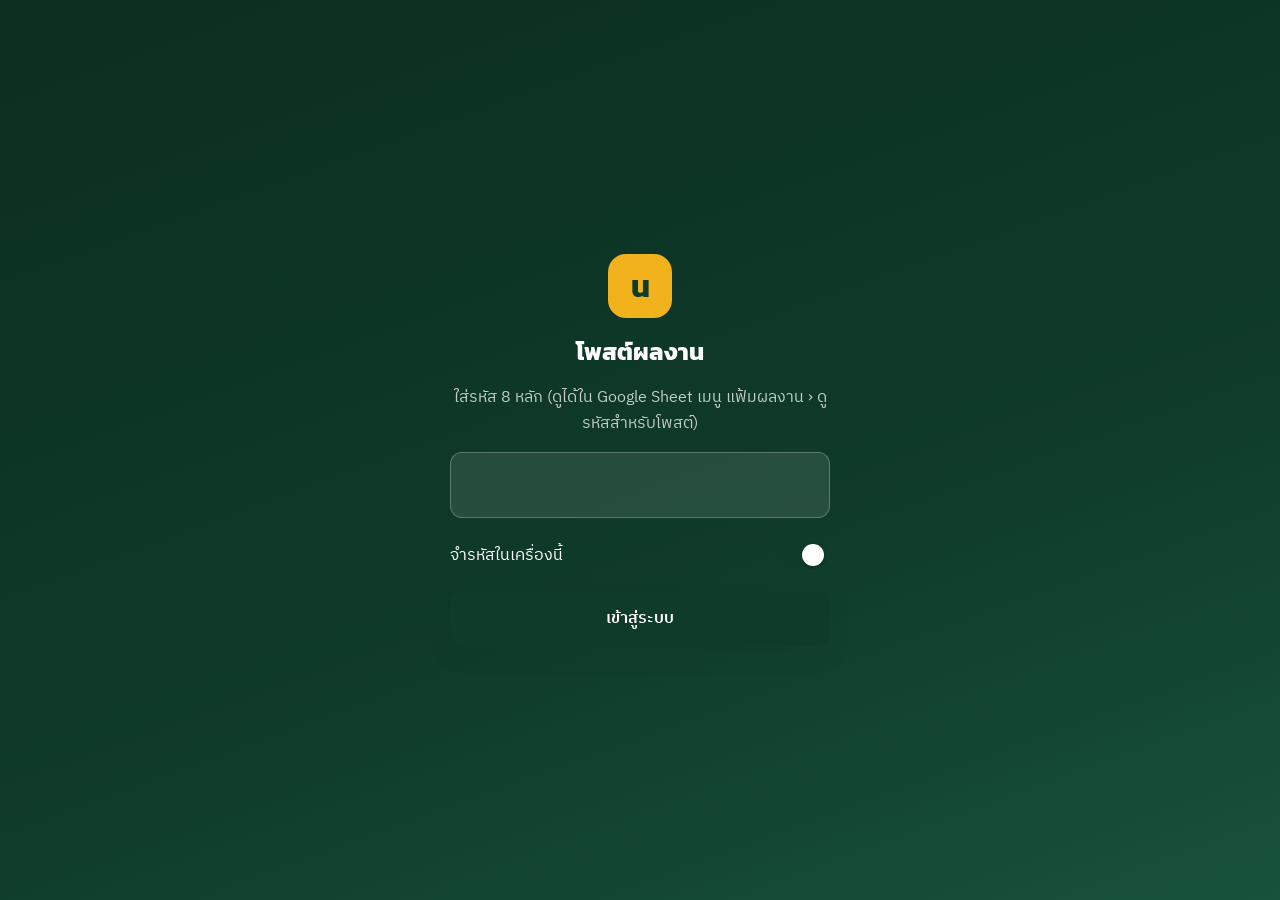
<file: apps-script/Admin.html>
<!DOCTYPE html>
<html lang="th">
<head>
<base target="_top">
<meta charset="utf-8">
<link rel="stylesheet" href="https://fonts.googleapis.com/css2?family=Kanit:wght@600;700&family=IBM+Plex+Sans+Thai:wght@400;500;600&display=swap">
<style>
:root {
  --bg: #fbf3e2; --surface: #fff; --surface-2: #f4e8cf; --ink: #0a1730; --muted: #55678a; --line: #e7dcc3;
  --brand: #0f3b2a; --brand-2: #f2b21b; --soft: #f4e8cf; --navy: #0f3b2a; --ok: #0f9d74; --danger: #d13b3b;
  --font-d: "Kanit", "IBM Plex Sans Thai", sans-serif; --font: "IBM Plex Sans Thai", "Leelawadee UI", system-ui, sans-serif;
}
* { box-sizing: border-box; -webkit-tap-highlight-color: transparent; }
body { margin: 0; background: var(--bg); color: var(--ink); font: 16px/1.6 var(--font); padding-bottom: env(safe-area-inset-bottom); }
.ico { width: 20px; height: 20px; fill: none; stroke: currentColor; stroke-width: 1.9; stroke-linecap: round; stroke-linejoin: round; flex: none; }
button { font: inherit; color: inherit; }
[hidden] { display: none !important; }
.wrap { max-width: 640px; margin: 0 auto; padding: 0 16px; }

header { background: linear-gradient(160deg, #0b2e20, var(--navy) 60%, #18523a); color: #fff; padding: calc(14px + env(safe-area-inset-top)) 0 0; position: sticky; top: 0; z-index: 10; }
.top { display: flex; align-items: center; gap: 10px; padding-bottom: 12px; }
.mark { width: 34px; height: 34px; border-radius: 10px; display: grid; place-items: center; background: var(--brand-2); color: var(--navy); font: 700 17px var(--font-d); }
.top b { font: 600 16px var(--font-d); display: block; line-height: 1.2; }
.top small { font-size: 12px; opacity: .7; display: block; }
.top .sp { flex: 1; }
.top a, .top button.link { color: #fff; opacity: .85; font-size: 13px; text-decoration: none; background: rgba(255,255,255,.1); border: 1px solid rgba(255,255,255,.2); padding: 6px 10px; border-radius: 9px; display: inline-flex; gap: 6px; align-items: center; cursor: pointer; }
.top a .ico, .top .link .ico { width: 15px; height: 15px; }
.tabs { display: grid; grid-template-columns: repeat(3, 1fr); gap: 4px; }
.tabs button { border: 0; background: transparent; color: rgba(255,255,255,.7); padding: 10px 4px 12px; font-size: 14.5px; cursor: pointer; border-bottom: 3px solid transparent; display: flex; gap: 6px; justify-content: center; align-items: center; }
.tabs button[aria-selected="true"] { color: #fff; border-color: var(--brand-2); font-weight: 600; }
.tabs .ico { width: 17px; height: 17px; }

main { padding: 18px 0 120px; }
.card { background: var(--surface); border: 1px solid var(--line); border-radius: 18px; padding: 16px; display: grid; gap: 14px; margin-bottom: 14px; }
h2 { font: 700 21px/1.3 var(--font-d); margin: 0; }
.muted { color: var(--muted); font-size: 14px; margin: 0; }
label.l { font-weight: 600; font-size: 14.5px; display: block; margin-bottom: 6px; }
label.l small { font-weight: 400; color: var(--muted); }
input[type=text], input[type=url], input[type=date], input[type=search], input[type=password], input:not([type]), select, textarea {
  width: 100%; font: 16px var(--font); padding: 12px 14px; border: 1px solid var(--line); border-radius: 12px; background: #fffdf8; color: var(--ink); }
textarea { min-height: 96px; resize: vertical; }
input:focus, select:focus, textarea:focus { outline: 3px solid color-mix(in srgb, var(--brand-2) 45%, transparent); border-color: var(--brand); }
.row2 { display: grid; grid-template-columns: 1fr 1fr; gap: 12px; }
.chips { display: flex; flex-wrap: wrap; gap: 8px; }
.chips button { border: 1px solid var(--line); background: #fffdf8; padding: 8px 13px; border-radius: 999px; font-size: 14.5px; cursor: pointer; }
.chips button[aria-pressed="true"] { background: var(--brand); color: #fff; border-color: var(--brand); font-weight: 600; }
.chips.gold button[data-tone="gold"][aria-pressed="true"] { background: #c8960c; border-color: #c8960c; }
.chips.gold button[data-tone="silver"][aria-pressed="true"] { background: #7b8794; border-color: #7b8794; }
.chips.gold button[data-tone="bronze"][aria-pressed="true"] { background: #a5642c; border-color: #a5642c; }
.photos { display: grid; grid-template-columns: repeat(auto-fill, minmax(92px, 1fr)); gap: 8px; }
.ph { position: relative; aspect-ratio: 1; border-radius: 12px; overflow: hidden; background: var(--surface-2); display: grid; place-items: center; font-size: 12px; color: var(--muted); text-align: center; padding: 4px; }
.ph img { position: absolute; inset: 0; width: 100%; height: 100%; object-fit: cover; }
.ph .x { position: absolute; right: 4px; top: 4px; z-index: 1; width: 26px; height: 26px; border-radius: 50%; border: 0; background: rgba(0,0,0,.6); color: #fff; display: grid; place-items: center; }
.ph .x .ico { width: 14px; height: 14px; }
.ph .cov { position: absolute; left: 4px; bottom: 4px; z-index: 1; background: var(--brand); color: #fff; font-size: 11px; padding: 0 7px; border-radius: 6px; }
.ph.add { border: 2px dashed #d9c48e; background: var(--soft); color: var(--brand); cursor: pointer; font-weight: 600; gap: 4px; }
.ph.add .ico { width: 26px; height: 26px; }
.ph .bar { position: absolute; left: 8px; right: 8px; bottom: 10px; height: 5px; border-radius: 5px; background: rgba(0,0,0,.12); overflow: hidden; }
.ph .bar i { display: block; height: 100%; width: 40%; background: var(--brand); animation: load 1s infinite ease-in-out; }
@keyframes load { 0% { transform: translateX(-100%); } 100% { transform: translateX(250%); } }
.switch { display: flex; align-items: center; gap: 12px; justify-content: space-between; padding: 4px 0; cursor: pointer; }
.switch input { appearance: none; width: 46px; height: 28px; border-radius: 28px; background: #c9d5e8; position: relative; flex: none; transition: .2s; cursor: pointer; }
.switch input::after { content: ""; position: absolute; left: 3px; top: 3px; width: 22px; height: 22px; border-radius: 50%; background: #fff; transition: .2s; box-shadow: 0 1px 3px rgba(0,0,0,.25); }
.switch input:checked { background: var(--brand); }
.switch input:checked::after { left: 21px; }
.switch span small { display: block; color: var(--muted); font-size: 13px; }
details.more { border-top: 1px dashed var(--line); padding-top: 12px; }
details.more summary { cursor: pointer; color: var(--brand); font-weight: 600; list-style: none; display: flex; gap: 6px; align-items: center; }
details.more summary::-webkit-details-marker { display: none; }
details.more[open] summary { margin-bottom: 14px; }
details.more > div { display: grid; gap: 14px; }
.btn { display: inline-flex; align-items: center; justify-content: center; gap: 8px; border: 1px solid transparent; border-radius: 14px; padding: 13px 18px; font-weight: 600; font-size: 16px; cursor: pointer; text-decoration: none; }
.btn-primary { background: var(--brand); color: #fff; box-shadow: 0 10px 22px -8px rgba(15,59,42,.5); }
.btn-ghost { background: var(--surface); border-color: var(--line); color: var(--ink); }
.btn-danger { background: #fff; border-color: #f0c4c4; color: var(--danger); }
.btn[disabled] { opacity: .6; }
.savebar { position: fixed; left: 0; right: 0; bottom: 0; z-index: 9; background: rgba(251,243,226,.92); backdrop-filter: blur(10px); border-top: 1px solid var(--line); padding: 12px 0 calc(12px + env(safe-area-inset-bottom)); }
.savebar .wrap { display: flex; gap: 10px; }
.savebar .btn-primary { flex: 1; }
.err { color: var(--danger); font-size: 14.5px; background: #fdeeee; border-radius: 10px; padding: 10px 12px; }
.files { display: grid; gap: 8px; }
.file { display: flex; align-items: center; gap: 10px; padding: 10px 12px; border: 1px solid var(--line); border-radius: 12px; background: #fffdf8; font-size: 14.5px; }
.file span { flex: 1; min-width: 0; overflow-wrap: anywhere; }
.icon-btn { width: 36px; height: 36px; border-radius: 10px; border: 1px solid var(--line); background: #fff; display: grid; place-items: center; cursor: pointer; flex: none; }

/* list */
.list { display: grid; gap: 10px; }
.it { display: flex; gap: 12px; align-items: center; background: var(--surface); border: 1px solid var(--line); border-radius: 16px; padding: 10px; cursor: pointer; text-align: left; width: 100%; }
.it .th { width: 64px; height: 64px; border-radius: 12px; flex: none; background: linear-gradient(140deg, #18523a, #0f3b2a); display: grid; place-items: center; color: #fff; overflow: hidden; position: relative; }
.it .th img { position: absolute; inset: 0; width: 100%; height: 100%; object-fit: cover; }
.it .tx { flex: 1; min-width: 0; }
.it .tx b { display: block; font-weight: 600; line-height: 1.35; overflow: hidden; text-overflow: ellipsis; white-space: nowrap; }
.it .tx small { color: var(--muted); font-size: 13px; }
.pill { display: inline-block; font-size: 11.5px; padding: 1px 8px; border-radius: 999px; background: var(--soft); color: var(--brand); margin-right: 4px; }
.pill.hid { background: #fff1d6; color: #9a6400; }
.filter { display: flex; gap: 8px; margin-bottom: 12px; }

/* login + overlay */
.login { min-height: 100vh; display: grid; place-items: center; padding: 24px; background: linear-gradient(160deg, #0b2e20, var(--navy) 60%, #18523a); color: #fff; }
.login .box { width: min(380px, 100%); display: grid; gap: 16px; text-align: center; }
.login .mark { width: 64px; height: 64px; border-radius: 18px; font-size: 30px; margin: 0 auto; }
.login h1 { font: 700 24px var(--font-d); margin: 0; }
.login p { margin: 0; opacity: .75; }
.login input { text-align: center; font-size: 24px; letter-spacing: .3em; background: rgba(255,255,255,.1); border-color: rgba(255,255,255,.25); color: #fff; }
.login .err { background: rgba(255,90,90,.15); color: #ffd2d2; }
.veil { position: fixed; inset: 0; z-index: 50; background: rgba(5,15,36,.6); backdrop-filter: blur(4px); display: grid; place-items: center; padding: 24px; }
.sheet { background: #fff; border-radius: 22px; padding: 24px; width: min(420px, 100%); text-align: center; display: grid; gap: 14px; }
.sheet .big { width: 64px; height: 64px; border-radius: 50%; margin: 0 auto; display: grid; place-items: center; background: #dff6ee; color: var(--ok); }
.sheet .big .ico { width: 32px; height: 32px; stroke-width: 2.4; }
.spin { width: 44px; height: 44px; border-radius: 50%; border: 4px solid var(--soft); border-top-color: var(--brand); margin: 0 auto; animation: sp 1s linear infinite; }
@keyframes sp { to { transform: rotate(360deg); } }
.ocr { width: 100%; display: flex; align-items: center; gap: 12px; text-align: left; border: 0; border-radius: 16px; padding: 14px; cursor: pointer; color: #3d2c00; background: linear-gradient(135deg, #ffe39a, #f2b21b); box-shadow: 0 10px 22px -10px rgba(176,122,0,.7); }
.ocr b { display: block; font-size: 16px; }
.ocr small { display: block; font-size: 13px; opacity: .85; line-height: 1.45; }
.ocr-ico { width: 44px; height: 44px; border-radius: 12px; background: rgba(255,255,255,.55); display: grid; place-items: center; flex: none; }
.ocr-ico .ico { width: 24px; height: 24px; }
.ocr.pulse { animation: ocrp 1.8s ease-in-out infinite; }
@keyframes ocrp { 50% { box-shadow: 0 0 0 7px rgba(242,178,27,.3), 0 10px 22px -10px rgba(176,122,0,.7); } }
.ocr-done { display: flex; gap: 10px; margin-top: 10px; padding: 10px 12px; border-radius: 12px; background: #e6f6ee; color: #145c3b; font-size: 14.5px; }
.ocr-done .ico { color: var(--ok); margin-top: 2px; }
.ai-filled { background: #fff6d6 !important; border-color: #e7b934 !important; }
.chips.ai-filled { padding: 6px; border-radius: 14px; border: 1.5px solid #e7b934; }
@media (prefers-reduced-motion: reduce) { .ocr.pulse { animation: none; } }
.empty { text-align: center; color: var(--muted); padding: 30px 10px; }
</style>
</head>
<body>

<section class="login" id="loginView">
  <form class="box" id="loginForm">
    <div class="mark">น</div>
    <h1>โพสต์ผลงาน</h1>
    <p>ใส่รหัส 8 หลัก (ดูได้ใน Google Sheet เมนู แฟ้มผลงาน › ดูรหัสสำหรับโพสต์)</p>
    <input id="keyIn" type="password" inputmode="numeric" autocomplete="current-password" maxlength="12" aria-label="รหัสสำหรับโพสต์">
    <label class="switch" style="color:#fff"><span>จำรหัสในเครื่องนี้</span><input type="checkbox" id="remember" checked></label>
    <div class="err" id="loginErr" hidden></div>
    <button class="btn btn-primary" id="loginBtn">เข้าสู่ระบบ</button>
  </form>
</section>

<div id="appView" hidden>
  <header><div class="wrap">
    <div class="top">
      <div class="mark">น</div>
      <div><b>โพสต์ผลงาน</b><small id="who">แฟ้มผลงานครู</small></div>
      <span class="sp"></span>
      <a id="siteLink" href="#" target="_blank" hidden><svg class="ico" viewBox="0 0 24 24"><path d="M15 3h6v6"/><path d="M10 14 21 3"/><path d="M18 13v6a2 2 0 0 1-2 2H5a2 2 0 0 1-2-2V8a2 2 0 0 1 2-2h6"/></svg>ดูเว็บ</a>
      <button class="link" id="logout">ออก</button>
    </div>
    <div class="tabs" role="tablist">
      <button role="tab" data-tab="news" aria-selected="true"><svg class="ico" viewBox="0 0 24 24"><circle cx="12" cy="8" r="6"/><path d="M15.48 12.89 17 22l-5-3-5 3 1.52-9.11"/></svg>โพสต์ด่วน</button>
      <button role="tab" data-tab="work" aria-selected="false"><svg class="ico" viewBox="0 0 24 24"><path d="M5 12h14"/><path d="M12 5v14"/></svg>เพิ่มผลงาน</button>
      <button role="tab" data-tab="list" aria-selected="false"><svg class="ico" viewBox="0 0 24 24"><path d="M8 6h13M8 12h13M8 18h13M3 6h.01M3 12h.01M3 18h.01"/></svg>รายการ</button>
    </div>
  </div></header>
  <main class="wrap" id="main"></main>
</div>

<div id="veil" class="veil" hidden></div>
<input type="file" id="pickImg" accept="image/*" multiple hidden>
<input type="file" id="pickPdf" accept="application/pdf" multiple hidden>

<script>
const RESULTS = [
  { t: 'เหรียญทอง', tone: 'gold' }, { t: 'เหรียญเงิน', tone: 'silver' }, { t: 'เหรียญทองแดง', tone: 'bronze' },
  { t: 'ชนะเลิศ', tone: 'gold' }, { t: 'รองชนะเลิศอันดับ 1', tone: 'silver' }, { t: 'รองชนะเลิศอันดับ 2', tone: 'bronze' },
  { t: 'ชมเชย', tone: '' }, { t: 'เข้าร่วม', tone: '' }
];
const SCOPES = ['โรงเรียน', 'เขตพื้นที่', 'จังหวัด', 'ภาค', 'ประเทศ', 'นานาชาติ'];
const PA = { 1: 'ด้านที่ 1 การจัดการเรียนการสอน', 2: 'ด้านที่ 2 ส่งเสริมและสนับสนุน', 3: 'ด้านที่ 3 พัฒนาตนเองและวิชาชีพ' };
const LEVELS = ['ม.1', 'ม.2', 'ม.3', 'ม.4', 'ม.5', 'ม.6', 'ม.ต้น', 'ม.ปลาย'];

let KEY = '', DB = { items: [], categories: [], settings: {} }, tab = 'news', draft = null, editingId = null, listType = 'all', listQ = '';
const $ = id => document.getElementById(id);
const esc = s => String(s == null ? '' : s).replace(/[&<>"']/g, c => ({ '&': '&amp;', '<': '&lt;', '>': '&gt;', '"': '&quot;', "'": '&#39;' }[c]));
const run = (fn, ...a) => new Promise((res, rej) => google.script.run.withSuccessHandler(res).withFailureHandler(rej)[fn](...a));
const img = id => /^https?:/.test(id) ? id : 'https://lh3.googleusercontent.com/d/' + id + '=w400';
const today = () => { const d = new Date(); return d.getFullYear() + '-' + String(d.getMonth() + 1).padStart(2, '0') + '-' + String(d.getDate()).padStart(2, '0'); };
const thaiYear = d => d ? String(+String(d).slice(0, 4) + 543) : '';
const ICO = {
  x: '<path d="M18 6 6 18"/><path d="m6 6 12 12"/>', camera: '<path d="M14.5 4h-5L7 7H4a2 2 0 0 0-2 2v9a2 2 0 0 0 2 2h16a2 2 0 0 0 2-2V9a2 2 0 0 0-2-2h-3l-2.5-3z"/><circle cx="12" cy="13" r="3"/>',
  check: '<path d="M20 6 9 17l-5-5"/>', spark: '<path d="M12 3l1.9 5.6L19.5 10.5 13.9 12.4 12 18l-1.9-5.6L4.5 10.5l5.6-1.9z"/><path d="M19 3v4M17 5h4"/>', pdf: '<path d="M15 2H6a2 2 0 0 0-2 2v16a2 2 0 0 0 2 2h12a2 2 0 0 0 2-2V7Z"/><path d="M14 2v4a2 2 0 0 0 2 2h4"/>',
  trash: '<path d="M3 6h18"/><path d="M19 6v14c0 1-1 2-2 2H7c-1 0-2-1-2-2V6"/><path d="M8 6V4c0-1 1-2 2-2h4c1 0 2 1 2 2v2"/>', plus: '<path d="M5 12h14"/><path d="M12 5v14"/>'
};
const ic = n => `<svg class="ico" viewBox="0 0 24 24" aria-hidden="true">${ICO[n]}</svg>`;

/* ---------- login ---------- */
(function boot() {
  let saved = ''; try { saved = localStorage.getItem('pf-key') || ''; } catch (e) {}
  if (saved) { $('keyIn').value = saved; login(saved, true); }
})();
$('loginForm').onsubmit = e => { e.preventDefault(); login($('keyIn').value.trim()); };
async function login(k, quiet) {
  $('loginErr').hidden = true; $('loginBtn').disabled = true; $('loginBtn').textContent = 'กำลังตรวจสอบ…';
  try {
    await run('adminLogin', k);
    KEY = k;
    try { if ($('remember').checked) localStorage.setItem('pf-key', k); } catch (e) {}
    await reload();
    $('loginView').hidden = true; $('appView').hidden = false;
    show('news');
  } catch (err) {
    try { localStorage.removeItem('pf-key'); } catch (e) {}
    if (!quiet) { $('loginErr').textContent = msg(err); $('loginErr').hidden = false; }
  }
  $('loginBtn').disabled = false; $('loginBtn').textContent = 'เข้าสู่ระบบ';
}
$('logout').onclick = () => { try { localStorage.removeItem('pf-key'); } catch (e) {} location.reload(); };
const msg = err => (err && err.message ? err.message : String(err)).replace(/^Error:\s*/, '');

async function reload() {
  DB = await run('adminData', KEY);
  const s = DB.settings || {};
  $('who').textContent = s.name || 'แฟ้มผลงานครู';
  if (s.siteUrl) { $('siteLink').href = s.siteUrl; $('siteLink').hidden = false; }
}

/* ---------- tabs ---------- */
document.querySelector('.tabs').onclick = e => { const b = e.target.closest('button'); if (b) show(b.dataset.tab); };
function show(t, item) {
  tab = t;
  document.querySelectorAll('.tabs button').forEach(b => b.setAttribute('aria-selected', b.dataset.tab === t || (t === 'edit' && item && b.dataset.tab === item.type)));
  if (t === 'list') return renderList();
  const type = t === 'edit' ? item.type : t;
  editingId = item ? item.id : null;
  draft = item ? JSON.parse(JSON.stringify(item)) : blank(type);
  ocrFilled = null;
  renderForm();
  window.scrollTo(0, 0);
}
function blank(type) {
  const firstCat = (DB.categories.find(c => c.type === type) || {}).key || '';
  return { id: '', type, cat: firstCat, pa: type === 'news' ? 2 : 1, title: '', sub: '', desc: '', date: today(), year: thaiYear(today()), level: '', status: 'live',
    result: '', scope: '', event: '', students: '', showStudents: false, tags: [], link: '', images: [], files: [], featured: false, hidden: false };
}

/* ---------- form ---------- */
function chips(name, opts, val, extraCls) {
  return `<div class="chips ${extraCls || ''}" data-chips="${name}">${opts.map(o => { const v = typeof o === 'object' ? o.v : o, t = typeof o === 'object' ? o.t : o;
    return `<button type="button" data-v="${esc(v)}" ${o.tone ? `data-tone="${o.tone}"` : ''} aria-pressed="${String(val) === String(v)}">${esc(t)}</button>`; }).join('')}</div>`;
}
function renderForm() {
  const d = draft, news = d.type === 'news';
  const cats = DB.categories.filter(c => c.type === d.type).map(c => ({ v: c.key, t: c.name }));
  $('main').innerHTML = `
  <form id="f" novalidate>
    <div class="card">
      <div><h2>${editingId ? 'แก้ไข' : news ? 'โพสต์ความเคลื่อนไหว' : 'เพิ่มผลงานใหม่'}</h2>
      <p class="muted">${news ? 'ประกวด รางวัล อบรม กิจกรรม — ใส่รูปและกรอกไม่กี่ช่องก็โพสต์ได้' : 'เกม สื่อ ระบบงาน เอกสาร หรือผลงานที่ใช้ต่อเนื่อง'}</p></div>
      <div><label class="l">รูปภาพ <small>(รูปแรกเป็นภาพปก)</small></label><div class="photos" id="photos"></div></div>
      <div id="ocrBox"></div>
      <div><label class="l">${news ? 'ประเภท' : 'หมวดผลงาน'}</label>${chips('cat', cats, d.cat)}</div>
      <div><label class="l" for="fTitle">${news ? 'หัวข้อโพสต์' : 'ชื่อผลงาน'} *</label><input id="fTitle" value="${esc(d.title)}" placeholder="${news ? 'เช่น นักเรียน ม.2 คว้าเหรียญทองคณิตคิดเร็ว' : 'เช่น บอร์ดเกมเรขาคณิตพาเพลิน'}"></div>
      ${news ? `
      <div><label class="l" for="fEvent">ชื่องาน/รายการ</label><input id="fEvent" value="${esc(d.event)}" placeholder="เช่น งานศิลปหัตถกรรมนักเรียน ครั้งที่ 72"></div>
      <div class="row2"><div><label class="l" for="fDate">วันที่</label><input id="fDate" type="date" value="${esc(d.date)}"></div>
        <div><label class="l" for="fScope">ระดับ</label><select id="fScope"><option value="">ไม่ระบุ</option>${SCOPES.map(s => `<option ${d.scope === s ? 'selected' : ''}>${s}</option>`).join('')}</select></div></div>
      <div><label class="l">ผลที่ได้</label>${chips('result', RESULTS.map(r => ({ v: r.t, t: r.t, tone: r.tone })), d.result, 'gold')}</div>
      <div><label class="l" for="fStudents">นักเรียน <small>(ไม่บังคับ)</small></label><input id="fStudents" value="${esc(d.students)}" placeholder="เช่น ด.ญ.มายด์, ด.ช.ต้น">
        <label class="switch" style="margin-top:8px"><span>แสดงชื่อนักเรียนบนเว็บ<small>ปิดไว้ = เก็บในชีตเท่านั้น ไม่โชว์สาธารณะ</small></span><input type="checkbox" id="fShowStu" ${d.showStudents ? 'checked' : ''}></label></div>
      ` : `
      <div><label class="l" for="fSub">คำอธิบายสั้น</label><input id="fSub" value="${esc(d.sub)}" placeholder="เช่น บอร์ดเกมตรีโกณมิติ"></div>
      `}
      <div><label class="l" for="fDesc">รายละเอียด</label><textarea id="fDesc" placeholder="${news ? 'เล่าสั้น ๆ ว่าเกิดอะไรขึ้น ได้ผลอย่างไร' : 'ผลงานนี้คืออะไร ใช้กับใคร ได้ผลอย่างไร'}">${esc(d.desc)}</textarea></div>
      <details class="more" ${editingId || !news ? 'open' : ''}><summary>${ic('plus')}ข้อมูลเพิ่มเติม</summary><div>
        <div><label class="l">กรอบ ว PA</label>${chips('pa', [1, 2, 3].map(k => ({ v: k, t: PA[k] })), d.pa)}</div>
        ${news ? `<div><label class="l" for="fSub">คำโปรย <small>(แสดงใต้หัวข้อ)</small></label><input id="fSub" value="${esc(d.sub)}"></div>` : `
        <div class="row2"><div><label class="l" for="fLevel">ระดับชั้น</label><input id="fLevel" list="lv" value="${esc(d.level)}"><datalist id="lv">${LEVELS.map(l => `<option value="${l}">`).join('')}</datalist></div>
          <div><label class="l" for="fYear">ปีการศึกษา</label><input id="fYear" inputmode="numeric" maxlength="4" value="${esc(d.year)}"></div></div>
        <div><label class="l">สถานะ</label>${chips('status', [{ v: 'live', t: 'ใช้งานจริง' }, { v: 'wip', t: 'กำลังพัฒนา' }], d.status)}</div>`}
        <div><label class="l" for="fLink">ลิงก์ <small>(เว็บ เกม คลิป หรือโพสต์ Facebook)</small></label><input id="fLink" type="url" value="${esc(d.link)}" placeholder="https://"></div>
        <div><label class="l" for="fTags">คำสำคัญ <small>(คั่นด้วยจุลภาค)</small></label><input id="fTags" value="${esc((d.tags || []).join(', '))}"></div>
        <div><label class="l">ไฟล์ PDF <small>(แผนการสอน เกียรติบัตร ฯลฯ)</small></label><div class="files" id="pdfs"></div>
          <button type="button" class="btn btn-ghost" id="addPdf" style="margin-top:8px">${ic('pdf')}แนบไฟล์ PDF</button></div>
        <label class="switch"><span>ปักหมุดเป็นผลงานเด่น<small>แสดงในส่วนบนของเว็บ สูงสุด 3 ชิ้น</small></span><input type="checkbox" id="fFeat" ${d.featured ? 'checked' : ''}></label>
        <label class="switch"><span>ซ่อนไว้ก่อน<small>บันทึกเป็นฉบับร่าง ยังไม่แสดงบนเว็บ</small></span><input type="checkbox" id="fHidden" ${d.hidden ? 'checked' : ''}></label>
      </div></details>
      <div class="err" id="fErr" hidden></div>
    </div>
    ${editingId ? `<button type="button" class="btn btn-danger" id="delBtn" style="width:100%">${ic('trash')}ลบรายการนี้</button>` : ''}
  </form>
  <div class="savebar"><div class="wrap">
    ${editingId ? `<button class="btn btn-ghost" id="cancelBtn">ยกเลิก</button>` : ''}
    <button class="btn btn-primary" id="saveBtn">${ic('check')}${editingId ? 'บันทึกการแก้ไข' : news ? 'โพสต์เลย' : 'บันทึกผลงาน'}</button>
  </div></div>`;
  $('f').addEventListener('click', e => {
    const b = e.target.closest('[data-chips] button'); if (!b) return;
    const grp = b.parentElement, name = grp.dataset.chips;
    const on = b.getAttribute('aria-pressed') !== 'true' || name === 'cat' || name === 'pa' || name === 'status';
    grp.querySelectorAll('button').forEach(x => x.setAttribute('aria-pressed', 'false'));
    if (on) b.setAttribute('aria-pressed', 'true');
    draft[name] = on ? (name === 'pa' ? +b.dataset.v : b.dataset.v) : '';
  });
  $('f').onsubmit = e => e.preventDefault();
  $('addPdf').onclick = () => $('pickPdf').click();
  $('saveBtn').onclick = save;
  if ($('cancelBtn')) $('cancelBtn').onclick = () => show('list');
  if ($('delBtn')) $('delBtn').onclick = confirmDelete;
  drawPhotos(); drawPdfs();
}

/* ---------- photos & pdf ---------- */
const pending = new Set();
function drawPhotos() {
  const box = $('photos'); if (!box) return;
  box.innerHTML = draft.images.map((id, i) => `<div class="ph"><img src="${esc(img(id))}" alt="">${i === 0 ? '<span class="cov">ภาพปก</span>' : ''}<button type="button" class="x" data-rm="${i}" aria-label="ลบรูป">${ic('x')}</button></div>`).join('') +
    [...pending].filter(p => p.kind === 'img').map(() => `<div class="ph">กำลังอัปโหลด<span class="bar"><i></i></span></div>`).join('') +
    `<button type="button" class="ph add" id="addImg">${ic('camera')}เพิ่มรูป</button>`;
  $('addImg').onclick = () => $('pickImg').click();
  box.querySelectorAll('[data-rm]').forEach(b => b.onclick = () => { draft.images.splice(+b.dataset.rm, 1); drawPhotos(); });
  drawOcr();
}
function drawPdfs() {
  const box = $('pdfs'); if (!box) return;
  box.innerHTML = draft.files.map((f, i) => `<div class="file">${ic('pdf')}<span>${esc(f.name)}</span><button type="button" class="icon-btn" data-rmf="${i}" aria-label="ลบไฟล์">${ic('x')}</button></div>`).join('') +
    [...pending].filter(p => p.kind === 'pdf').map(p => `<div class="file">${ic('pdf')}<span>${esc(p.name)} · กำลังอัปโหลด…</span></div>`).join('');
  box.querySelectorAll('[data-rmf]').forEach(b => b.onclick = () => { draft.files.splice(+b.dataset.rmf, 1); drawPdfs(); });
  drawOcr();
}
$('pickImg').onchange = async () => { const fs = [...$('pickImg').files]; $('pickImg').value = ''; for (const f of fs) upImage(f); };
$('pickPdf').onchange = async () => { const fs = [...$('pickPdf').files]; $('pickPdf').value = ''; for (const f of fs) upPdf(f); };

function compress(file, max) {
  return new Promise((res, rej) => {
    const url = URL.createObjectURL(file), im = new Image();
    im.onload = () => {
      const r = Math.min(1, max / Math.max(im.naturalWidth, im.naturalHeight));
      const c = document.createElement('canvas'); c.width = Math.round(im.naturalWidth * r); c.height = Math.round(im.naturalHeight * r);
      c.getContext('2d').drawImage(im, 0, 0, c.width, c.height); URL.revokeObjectURL(url);
      res(c.toDataURL('image/jpeg', 0.85).split(',')[1]);
    };
    im.onerror = () => { URL.revokeObjectURL(url); rej(new Error('เปิดรูปนี้ไม่ได้ ลองเลือกรูป JPG หรือ PNG')); };
    im.src = url;
  });
}
async function upImage(f) {
  const p = { kind: 'img', name: f.name }, d = draft; pending.add(p); drawPhotos();
  try {
    const data = await compress(f, 1600);
    const r = await run('adminUpload', KEY, { name: (f.name || 'photo').replace(/\.\w+$/, '') + '.jpg', mime: 'image/jpeg', data });
    d.images.push(r.id);
  } catch (err) { setErr(msg(err)); }
  pending.delete(p); if (d === draft) drawPhotos();
}
async function upPdf(f) {
  if (f.size > 20 * 1024 * 1024) return setErr('ไฟล์ ' + f.name + ' ใหญ่เกิน 20 MB');
  const p = { kind: 'pdf', name: f.name }, d = draft; pending.add(p); drawPdfs();
  try {
    const data = await new Promise((res, rej) => { const fr = new FileReader(); fr.onload = () => res(String(fr.result).split(',')[1]); fr.onerror = rej; fr.readAsDataURL(f); });
    const r = await run('adminUpload', KEY, { name: f.name, mime: 'application/pdf', data });
    d.files.push({ id: r.id, name: f.name });
  } catch (err) { setErr(msg(err)); }
  pending.delete(p); if (d === draft) drawPdfs();
}
function setErr(t) { const e = $('fErr'); if (!e) return; e.textContent = t || ''; e.hidden = !t; if (t) e.scrollIntoView({ block: 'center' }); }

/* ---------- อ่านข้อมูลจากเกียรติบัตร ---------- */
function syncDraft() {
  const v = id => $(id) ? $(id).value.trim() : undefined, d = draft;
  ['title:fTitle', 'sub:fSub', 'desc:fDesc', 'event:fEvent', 'date:fDate', 'scope:fScope', 'students:fStudents', 'level:fLevel', 'year:fYear', 'link:fLink'].forEach(p => {
    const [k, id] = p.split(':'); const x = v(id); if (x !== undefined) d[k] = x;
  });
  if ($('fTags')) d.tags = $('fTags').value.split(/[,，]/).map(s => s.trim()).filter(Boolean);
  if ($('fFeat')) d.featured = $('fFeat').checked;
  if ($('fHidden')) d.hidden = $('fHidden').checked;
  if ($('fShowStu')) d.showStudents = $('fShowStu').checked;
}
function ocrSource() {
  if (draft.images.length) return { id: draft.images[0], label: 'ภาพปก' };
  if (draft.files.length) return { id: draft.files[0].id, label: draft.files[0].name };
  return null;
}
let ocrFilled = null;
function drawOcr() {
  const box = $('ocrBox'); if (!box) return;
  const src = ocrSource();
  if (!src || draft.type !== 'news') { box.innerHTML = ''; return; }
  const fresh = !draft.title && !ocrFilled;
  box.innerHTML = `<button type="button" class="ocr ${fresh ? 'pulse' : ''}" id="ocrBtn">
    <span class="ocr-ico">${ic('spark')}</span>
    <span><b>อ่านข้อมูลจากเกียรติบัตร</b><small>ระบบจะอ่าน${esc(src.label)} แล้วกรอกหัวข้อ ผลรางวัล ระดับ ชื่องาน วันที่ ให้อัตโนมัติ</small></span></button>
    ${ocrFilled ? `<div class="ocr-done">${ic('check')}<span>กรอกให้แล้ว ${ocrFilled.count} ช่อง (ช่องสีเหลือง) <b>ตรวจทานก่อนโพสต์</b>${ocrFilled.engine === 'ocr' ? ' · ใช้ตัวอ่านตัวอักษรพื้นฐาน อาจต้องแก้บางช่อง' : ''}${ocrFilled.note ? '<br><small>' + esc(ocrFilled.note) + '</small>' : ''}</span></div>` : ''}`;
  $('ocrBtn').onclick = readDoc;
}
async function readDoc() {
  const src = ocrSource(); if (!src) return;
  setErr(''); syncDraft();
  veil(`<div class="spin"></div><b>กำลังอ่านเกียรติบัตร…</b><p class="muted">ใช้เวลาประมาณ 5–15 วินาที</p>`);
  try {
    const r = await run('adminReadDoc', KEY, src.id);
    const f = r.fields || {}, map = { title: 'fTitle', event: 'fEvent', date: 'fDate', scope: 'fScope', students: 'fStudents', desc: 'fDesc', result: 'result', cat: 'cat', pa: 'pa' };
    const filled = [];
    Object.keys(map).forEach(k => { if (f[k] !== '' && f[k] != null) { draft[k] = f[k]; filled.push(map[k]); } });
    if (draft.date) draft.year = thaiYear(draft.date);
    ocrFilled = { count: filled.length, engine: r.engine, note: r.note || '' };
    veil();
    renderForm();
    filled.forEach(id => {
      const el = $(id) || document.querySelector(`[data-chips="${id}"]`);
      if (el) el.classList.add('ai-filled');
    });
    if (!filled.length) setErr('อ่านเอกสารได้ แต่ไม่พบข้อมูลที่ตรงกับช่องกรอก ลองถ่ายให้เห็นตัวหนังสือชัดขึ้น หรือกรอกเอง');
    else $('ocrBox').scrollIntoView({ block: 'start', behavior: 'smooth' });
  } catch (err) { veil(); setErr('อ่านเกียรติบัตรไม่สำเร็จ: ' + msg(err)); }
}

/* ---------- save / delete ---------- */
async function save() {
  setErr('');
  const d = draft;
  syncDraft();
  if (!d.title) { setErr('กรุณาใส่' + (d.type === 'news' ? 'หัวข้อโพสต์' : 'ชื่อผลงาน')); $('fTitle').focus(); return; }
  if (pending.size) { setErr('รอให้อัปโหลดรูป/ไฟล์เสร็จก่อน แล้วกดอีกครั้ง'); return; }
  if (d.link && !/^https?:\/\//i.test(d.link)) { setErr('ลิงก์ต้องขึ้นต้นด้วย https://'); return; }
  if (d.type === 'news' && d.date) d.year = thaiYear(d.date);
  if (d.featured && DB.items.filter(x => x.featured && x.id !== d.id && !x.hidden).length >= 3) { setErr('ผลงานเด่นมีครบ 3 ชิ้นแล้ว ยกเลิกการปักหมุดชิ้นอื่นในแท็บรายการก่อน'); return; }
  veil(`<div class="spin"></div><b>กำลังบันทึก…</b>`);
  try {
    const saved = await run('adminSave', KEY, d);
    await reload();
    const site = (DB.settings || {}).siteUrl;
    veil(`<div class="big">${ic('check')}</div><h2>${d.hidden ? 'บันทึกฉบับร่างแล้ว' : 'โพสต์แล้ว'}</h2>
      <p class="muted">${d.hidden ? 'ยังไม่แสดงบนเว็บจนกว่าจะปิด "ซ่อนไว้ก่อน"' : 'หน้าเว็บจะแสดงรายการนี้ภายในไม่กี่วินาที'}</p>
      ${site && !d.hidden ? `<a class="btn btn-primary" href="${esc(site)}#item-${esc(saved.id)}" target="_blank">ดูบนเว็บ</a>` : ''}
      <button class="btn btn-ghost" id="again">${d.type === 'news' ? 'โพสต์อีกเรื่อง' : 'เพิ่มผลงานอีก'}</button>
      <button class="btn btn-ghost" id="toList">ไปที่รายการทั้งหมด</button>`);
    $('again').onclick = () => { veil(); show(d.type); };
    $('toList').onclick = () => { veil(); show('list'); };
  } catch (err) { veil(); setErr('บันทึกไม่สำเร็จ: ' + msg(err)); }
}
function confirmDelete() {
  veil(`<h2>ลบ “${esc(draft.title)}”?</h2><p class="muted">รูปและไฟล์แนบจะถูกย้ายไปถังขยะของ Google Drive (กู้คืนได้ภายใน 30 วัน)</p>
    <button class="btn btn-danger" id="yes">${ic('trash')}ลบเลย</button><button class="btn btn-ghost" id="no">ยกเลิก</button>`);
  $('no').onclick = () => veil();
  $('yes').onclick = async () => {
    veil(`<div class="spin"></div><b>กำลังลบ…</b>`);
    try { await run('adminDelete', KEY, editingId); await reload(); veil(); show('list'); }
    catch (err) { veil(); setErr('ลบไม่สำเร็จ: ' + msg(err)); }
  };
}
function veil(html) { const v = $('veil'); if (!html) { v.hidden = true; v.innerHTML = ''; return; } v.innerHTML = `<div class="sheet">${html}</div>`; v.hidden = false; }

/* ---------- list ---------- */
function renderList() {
  const catOf = k => DB.categories.find(c => c.key === k) || { name: k, color: '#2563eb' };
  const q = listQ.toLowerCase();
  const items = DB.items.filter(i => (listType === 'all' || i.type === listType) && (!q || (i.title + ' ' + i.event + ' ' + i.sub).toLowerCase().includes(q)))
    .sort((a, b) => String(b.date || b.created).localeCompare(String(a.date || a.created)));
  $('main').innerHTML = `
    <div class="filter"><input type="search" id="lq" placeholder="ค้นหา" value="${esc(listQ)}"></div>
    ${chips('lt', [{ v: 'all', t: 'ทั้งหมด ' + DB.items.length }, { v: 'news', t: 'ความเคลื่อนไหว' }, { v: 'work', t: 'ผลงาน' }], listType)}
    <div class="list" style="margin-top:14px">${items.length ? items.map(i => { const c = catOf(i.cat);
      return `<button class="it" data-id="${esc(i.id)}"><span class="th" style="--c:${esc(c.color)}">${i.images[0] ? `<img src="${esc(img(i.images[0]))}" alt="" loading="lazy">` : esc(c.name.slice(0, 1))}</span>
        <span class="tx"><b>${esc(i.title)}</b><span class="pill">${esc(c.name)}</span>${i.featured ? '<span class="pill">ผลงานเด่น</span>' : ''}${i.hidden ? '<span class="pill hid">ซ่อน</span>' : ''}<br><small>${esc([i.result, i.scope, i.date || i.year].filter(Boolean).join(' · '))}</small></span></button>`; }).join('')
      : '<div class="empty">ยังไม่มีรายการ</div>'}</div>`;
  $('lq').oninput = e => { listQ = e.target.value; const pos = e.target.selectionStart; renderList(); $('lq').focus(); $('lq').setSelectionRange(pos, pos); };
  document.querySelector('[data-chips="lt"]').onclick = e => { const b = e.target.closest('button'); if (b) { listType = b.dataset.v; renderList(); } };
  document.querySelectorAll('.it').forEach(b => b.onclick = () => { const it = DB.items.find(x => x.id === b.dataset.id); if (it) show('edit', it); });
}
</script>
</body>
</html>
</file>
<file: assets/style.css>
/* แฟ้มผลงานครู — สไตล์หลัก (ธีมเขียวเข้ม + เหลืองทอง)
   Layout: poster-style hero on warm paper with leaf shadows (big two-tone title, script tagline,
   portrait on a brushed gold sun, doc label), dark-green info panel, project cards with framed
   thumbnails, timeline, categories, PA panel and a four-column green footer.
   เปลี่ยนสีทั้งเว็บได้ที่ตัวแปรด้านล่างนี้ */
:root {
  --paper: #fbf3e2;
  --paper-2: #f4e8cf;
  --card: #fffdf8;
  --forest: #0f3b2a;
  --forest-2: #18523a;
  --forest-3: #24694b;
  --gold: #f2b21b;
  --gold-2: #ffd25a;
  --gold-ink: #b07a00;
  --ink: #13261d;
  --muted: #5d6b62;
  --line: #e7dcc3;
  --ok: #1f8a5b;
  --wip: #c27c0e;
  --danger: #c43b3b;
  --shadow-sm: 0 1px 2px rgba(40,30,0,.06), 0 6px 16px -6px rgba(40,30,0,.12);
  --shadow: 0 2px 4px rgba(40,30,0,.06), 0 22px 44px -16px rgba(15,59,42,.35);
  --noise: url("data:image/svg+xml,%3Csvg xmlns='http://www.w3.org/2000/svg' width='160' height='160'%3E%3Cfilter id='n'%3E%3CfeTurbulence type='fractalNoise' baseFrequency='.85' numOctaves='3' stitchTiles='stitch'/%3E%3CfeColorMatrix values='0 0 0 0 0 0 0 0 0 0 0 0 0 0 0 0 0 0 .55 0'/%3E%3C/filter%3E%3Crect width='100%25' height='100%25' filter='url(%23n)'/%3E%3C/svg%3E");
  --font-display: "Kanit", "IBM Plex Sans Thai", "Leelawadee UI", system-ui, sans-serif;
  --font-script: "Charm", "Kanit", cursive;
  --font-body: "IBM Plex Sans Thai", "Leelawadee UI", "Thonburi", system-ui, sans-serif;
  color-scheme: light;
}
* { box-sizing: border-box; }
html { scroll-behavior: smooth; }
html, body { margin: 0; }
img { max-width: 100%; }
[hidden] { display: none !important; }
body { background: var(--paper); color: var(--ink); font-family: var(--font-body); font-size: 16px; line-height: 1.65; position: relative; overflow-x: clip; }
body::after { content: ""; position: fixed; inset: 0; pointer-events: none; background-image: var(--noise); opacity: .07; z-index: 100; mix-blend-mode: multiply; }
body.locked { overflow: hidden; }
.wrap { max-width: 1180px; margin: 0 auto; padding-left: max(18px, env(safe-area-inset-left, 0px)); padding-right: max(18px, env(safe-area-inset-right, 0px)); position: relative; }
.ico { width: 20px; height: 20px; flex: none; fill: none; stroke: currentColor; stroke-width: 1.9; stroke-linecap: round; stroke-linejoin: round; }
button { font: inherit; color: inherit; }
a { color: inherit; }
:focus-visible { outline: 3px solid var(--gold); outline-offset: 2px; }

/* ---------- Buttons ---------- */
.btn { display: inline-flex; align-items: center; justify-content: center; gap: 8px; padding: 12px 22px; border-radius: 999px; border: 2px solid transparent; font-family: var(--font-display); font-weight: 500; font-size: 16px; cursor: pointer; text-decoration: none; line-height: 1.2; white-space: nowrap; transition: transform .15s, background .15s; }
.btn .ico { width: 18px; height: 18px; }
.btn:hover { transform: translateY(-1px); }
.btn-sm { padding: 8px 16px; font-size: 14.5px; }
.btn-dark { background: var(--forest); color: #fff; }
.btn-dark:hover { background: var(--forest-2); }
.btn-gold { background: var(--gold); color: var(--forest); }
.btn-gold:hover { background: var(--gold-2); }
.btn-outline { border-color: var(--forest); color: var(--forest); background: transparent; }
.btn-outline:hover { background: var(--forest); color: #fff; }
.btn-ghost { background: var(--card); border-color: var(--line); color: var(--ink); }

/* ---------- Nav ---------- */
body::before { content: ""; position: fixed; inset: 0 0 auto; height: env(safe-area-inset-top, 0px); z-index: 41; background: var(--paper); }
.nav { position: sticky; top: env(safe-area-inset-top, 0px); z-index: 40; background: color-mix(in srgb, var(--paper) 86%, transparent); backdrop-filter: blur(12px); -webkit-backdrop-filter: blur(12px); border-bottom: 1px solid color-mix(in srgb, var(--line) 70%, transparent); }
.nav .wrap { display: flex; align-items: center; gap: 18px; padding-block: 10px; }
.logo { display: flex; align-items: center; gap: 10px; text-decoration: none; }
.logo-mark { width: 38px; height: 38px; border-radius: 50%; display: grid; place-items: center; background: var(--gold); color: var(--forest); font-family: var(--font-script); font-weight: 700; font-size: 22px; }
.logo-name { font-family: var(--font-script); font-weight: 700; font-size: 24px; color: var(--forest); line-height: 1; }
.nav-links { display: flex; gap: 2px; margin-left: auto; }
.nav-links a { text-decoration: none; font-size: 15px; color: var(--forest); padding: 7px 12px; border-radius: 999px; font-weight: 500; }
.nav-links a:hover { background: var(--paper-2); }
.notice { margin-top: 14px; padding: 10px 16px; border-radius: 12px; background: var(--paper-2); color: var(--forest); font-size: 14px; border: 1px dashed var(--gold-ink); }

/* ---------- Hero ---------- */
.hero { position: relative; overflow-x: clip; overflow-y: visible; padding-block: 28px 56px; }
.shade { position: absolute; border-radius: 50%; filter: blur(40px); pointer-events: none; }
.shade.s1 { width: 420px; height: 300px; left: -160px; top: -80px; background: radial-gradient(closest-side, rgba(24,82,58,.22), transparent); }
.shade.s2 { width: 520px; height: 420px; right: -200px; bottom: -160px; background: radial-gradient(closest-side, rgba(24,82,58,.16), transparent); }
.leaf { position: absolute; width: 220px; height: 220px; transform: rotate(var(--r)); pointer-events: none; filter: drop-shadow(0 18px 18px rgba(15,59,42,.25)); }
.leaf.l1 { left: -110px; top: -90px; opacity: .9; }
.leaf.l2 { right: -60px; bottom: -40px; width: 200px; height: 200px; }
.leaf.l3 { left: -60px; bottom: -50px; width: 180px; height: 180px; opacity: .5; }
.hero-grid { display: grid; grid-template-columns: minmax(0, .92fr) minmax(0, 1.08fr); gap: 24px; align-items: end; }
.hero-text { padding-bottom: 36px; }
.hero-text { position: relative; z-index: 2; }
.title { font-family: var(--font-display); font-weight: 800; font-size: clamp(34px, 4.7vw, 60px); line-height: 1.14; letter-spacing: -.005em; color: var(--forest); margin: 4px 0 18px; }
.title .gold { color: var(--gold); }
.title .dot { font-style: normal; color: var(--forest); }
.title .t-sub { display: block; font-size: .44em; font-weight: 500; letter-spacing: 0; margin-top: 12px; color: var(--forest-2); }
.tagline { display: flex; align-items: center; gap: 10px; font-family: var(--font-script); font-size: 25px; color: var(--forest); margin: 0 0 22px; font-weight: 700; }
.heart { width: 26px; height: 26px; fill: none; stroke: var(--gold); stroke-width: 1.8; }
.pill-dark { display: inline-block; background: var(--forest); color: var(--gold-2); padding: 7px 18px; border-radius: 999px; font-family: var(--font-display); font-weight: 500; font-size: 17px; }
.intro { max-width: 46ch; margin: 14px 0 0; font-size: 17px; color: var(--ink); }
.intro b { color: var(--forest); }
.hero-actions { display: flex; flex-wrap: wrap; gap: 12px; margin-top: 26px; }
.hero-visual { position: relative; z-index: 1; display: grid; justify-items: end; gap: 12px; }
.portrait { position: relative; width: min(660px, 112%); aspect-ratio: 1 / 1.08; justify-self: end; margin-right: -6%; margin-top: 0; }
.portrait .brush { position: absolute; left: 4%; top: 14%; width: 92%; height: 85%; }
.portrait canvas { position: absolute; inset: 8% 0 0 0; width: 100%; height: 92%; }
.portrait .person { position: absolute; left: 0; right: 0; bottom: 0; width: 100%; height: 100%; }
.portrait .person { object-fit: contain; object-position: bottom center; filter: drop-shadow(0 18px 22px rgba(15,59,42,.28)); -webkit-mask-image: linear-gradient(to bottom, #000 88%, transparent); mask-image: linear-gradient(to bottom, #000 88%, transparent); }
.portrait .doodles { position: absolute; inset: 0; width: 100%; height: 100%; pointer-events: none; }
.stat-chip { position: absolute; background: var(--card); border-radius: 16px; padding: 10px 16px; box-shadow: var(--shadow); display: grid; line-height: 1.2; border: 1px solid var(--line); }
.stat-chip b { font-family: var(--font-display); font-weight: 700; font-size: 28px; color: var(--forest); }
.stat-chip span { font-size: 13px; color: var(--muted); max-width: 13ch; }
.stat-chip.c1 { left: -2%; bottom: 16%; z-index: 2; }
.stat-chip.c2 { right: 7%; top: 20%; z-index: 2; }
@media (prefers-reduced-motion: no-preference) {
  .stat-chip { animation: bob 7s ease-in-out infinite; } .stat-chip.c2 { animation-delay: -3s; }
  @keyframes bob { 50% { transform: translateY(-8px); } }
  .rise { animation: rise .7s cubic-bezier(.2,.8,.3,1) both; }
  .rise.d1 { animation-delay: .08s; } .rise.d2 { animation-delay: .16s; } .rise.d3 { animation-delay: .24s; }
  @keyframes rise { from { transform: translateY(14px); opacity: .001; } }
}

/* ---------- Info panel ---------- */
.info-panel { position: relative; z-index: 2; background: var(--forest); color: #fff; border-radius: 28px; padding: 30px; display: grid; grid-template-columns: minmax(0, .8fr) minmax(0, 1.4fr); gap: 30px; box-shadow: var(--shadow); overflow: hidden; }
.info-panel::before { content: ""; position: absolute; inset: 0; background-image: var(--noise); opacity: .12; mix-blend-mode: overlay; pointer-events: none; }
.info-panel h3 { font-family: var(--font-display); font-weight: 600; font-size: 21px; color: var(--gold); margin: 0 0 14px; }
.info-contact { border-right: 1px solid rgba(255,255,255,.18); padding-right: 24px; min-width: 0; }
.info-contact ul { list-style: none; margin: 0; padding: 0; display: grid; gap: 10px; }
.info-contact li { display: flex; align-items: center; gap: 12px; font-size: 15.5px; min-width: 0; }
.info-contact li a, .info-contact li span:last-child { overflow-wrap: anywhere; text-decoration: none; }
.info-contact a:hover { color: var(--gold-2); }
.ci { width: 32px; height: 32px; border-radius: 50%; background: var(--gold); color: var(--forest); display: grid; place-items: center; flex: none; }
.ci .ico { width: 16px; height: 16px; stroke-width: 2.2; }
.skill-tiles { display: grid; grid-template-columns: repeat(auto-fill, minmax(96px, 1fr)); gap: 14px; }
.skill { display: grid; justify-items: center; gap: 8px; text-align: center; font-size: 14px; line-height: 1.3; }
.sk-ico { width: 68px; height: 68px; border-radius: 18px; background: var(--card); color: var(--forest); display: grid; place-items: center; box-shadow: 0 8px 18px -8px rgba(0,0,0,.5); }
.sk-ico .ico { width: 30px; height: 30px; stroke-width: 1.7; }
.skill:nth-child(3n+1) .sk-ico { color: var(--forest-3); }
.skill:nth-child(3n+2) .sk-ico { color: var(--gold-ink); }

/* ---------- Section heads ---------- */
section.block { padding-block: 44px 8px; }
.sec-head { display: flex; align-items: center; gap: 16px; margin-bottom: 24px; flex-wrap: wrap; }
.sec-ico { width: 52px; height: 52px; border-radius: 14px; background: var(--gold-2); color: var(--forest); display: grid; place-items: center; box-shadow: 0 8px 18px -8px var(--gold-ink); flex: none; }
.sec-ico .ico { width: 26px; height: 26px; stroke-width: 2; }
.sec-t { display: grid; line-height: 1.15; }
.kicker { font-size: 12px; font-weight: 600; letter-spacing: .14em; color: var(--gold-ink); }
.sec-head h2 { font-family: var(--font-display); font-weight: 700; font-size: clamp(26px, 3.4vw, 36px); margin: 0; color: var(--forest); }
.dash { flex: 1; min-width: 40px; height: 2px; background-image: linear-gradient(90deg, var(--forest) 50%, transparent 50%); background-size: 10px 2px; opacity: .45; position: relative; }
.dash::after { content: ""; position: absolute; right: -2px; top: -4px; width: 10px; height: 10px; border-radius: 50%; background: var(--gold); }

/* ---------- Project cards ---------- */
.proj-grid { display: grid; grid-template-columns: repeat(auto-fill, minmax(250px, 1fr)); gap: 20px; }
.proj { background: var(--card); border: 1px solid var(--line); border-radius: 20px; padding: 10px; display: flex; flex-direction: column; gap: 4px; cursor: pointer; text-align: left; box-shadow: var(--shadow-sm); transition: transform .2s, box-shadow .2s; min-width: 0; }
.proj:hover { transform: translateY(-4px); box-shadow: var(--shadow); }
.thumb { aspect-ratio: 4 / 3; max-width: 100%; position: relative; overflow: hidden; border-radius: 14px; color: #fff; isolation: isolate; background: radial-gradient(120% 90% at 80% 10%, var(--forest-3), var(--forest) 70%); }
.thumb::after { content: ""; position: absolute; inset: 0; background-image: var(--noise); opacity: .25; mix-blend-mode: overlay; z-index: 1; pointer-events: none; }
.thumb .art, .thumb img { position: absolute; inset: 0; width: 100%; height: 100%; transition: transform .4s; }
.thumb img { object-fit: cover; z-index: 0; }
.proj:hover .thumb img, .proj:hover .thumb .art, .tl-card:hover .thumb .art { transform: scale(1.04); }
.thumb .tag { position: absolute; left: 10px; top: 10px; display: inline-flex; align-items: center; gap: 6px; padding: 4px 10px; border-radius: 999px; background: rgba(255,253,248,.92); color: var(--forest); font-size: 12.5px; font-weight: 600; z-index: 2; }
.thumb .tag .ico { width: 14px; height: 14px; stroke-width: 2; }
.thumb .count { position: absolute; right: 10px; bottom: 10px; display: inline-flex; gap: 5px; align-items: center; padding: 3px 9px; border-radius: 999px; background: rgba(15,59,42,.7); font-size: 12px; z-index: 2; }
.thumb .count .ico { width: 13px; height: 13px; stroke-width: 2; }
.proj-body { display: flex; align-items: flex-end; gap: 10px; padding: 10px 6px 6px; }
.proj-t { flex: 1; min-width: 0; display: grid; gap: 2px; }
.proj h3 { margin: 0; font-family: var(--font-display); font-weight: 600; font-size: 18px; line-height: 1.3; color: var(--ink); }
.proj .sub { font-size: 14px; color: var(--muted); overflow: hidden; text-overflow: ellipsis; white-space: nowrap; }
.proj .meta { display: flex; gap: 10px; font-size: 13px; color: var(--muted); margin-top: 4px; }
.arrow { color: var(--gold-ink); flex: none; transition: transform .2s; }
.arrow .ico { width: 22px; height: 22px; stroke-width: 2.2; }
.proj:hover .arrow { transform: translateX(4px); }
.status { display: inline-flex; align-items: center; gap: 6px; font-weight: 600; color: var(--s); }
.status::before { content: ""; width: 7px; height: 7px; border-radius: 50%; background: var(--s); }
.chip { display: inline-block; font-size: 12.5px; padding: 3px 11px; border-radius: 999px; background: var(--paper-2); color: var(--forest); }
.chips { display: flex; flex-wrap: wrap; gap: 6px; }
.empty { grid-column: 1 / -1; text-align: center; padding: 48px 16px; color: var(--muted); border: 2px dashed var(--line); border-radius: 20px; display: grid; justify-items: center; gap: 10px; background: var(--card); }
.empty .ico { width: 36px; height: 36px; color: var(--gold-ink); }

/* ---------- Categories ---------- */
.cats { display: grid; grid-template-columns: repeat(auto-fill, minmax(200px, 1fr)); gap: 14px; }
.cat { background: var(--card); border: 1px solid var(--line); border-radius: 18px; padding: 16px; display: flex; align-items: center; gap: 14px; cursor: pointer; text-align: left; transition: transform .2s, border-color .2s, background .2s; min-width: 0; }
.cat:hover { transform: translateY(-2px); border-color: var(--gold); }
.cat[aria-pressed="true"] { background: var(--forest); border-color: var(--forest); color: #fff; }
.cat[aria-pressed="true"] .cat-n { color: var(--gold-2); }
.gicon { width: 48px; height: 48px; border-radius: 14px; display: grid; place-items: center; background: var(--gold-2); color: var(--forest); flex: none; }
.gicon .ico { width: 24px; height: 24px; }
.cat-txt { min-width: 0; display: grid; gap: 2px; }
.cat-t { font-family: var(--font-display); font-weight: 600; font-size: 16px; line-height: 1.3; display: block; }
.cat-n { font-size: 13px; color: var(--muted); display: block; }

/* ---------- Toolbar ---------- */
.toolbar { display: flex; flex-wrap: wrap; align-items: center; gap: 10px; margin-bottom: 18px; }
.seg { display: inline-flex; background: var(--paper-2); border-radius: 999px; padding: 4px; gap: 2px; flex-wrap: wrap; }
.seg button { border: 0; background: transparent; padding: 7px 14px; border-radius: 999px; cursor: pointer; font-size: 14px; color: var(--muted); }
.seg button[aria-pressed="true"] { background: var(--forest); color: #fff; font-weight: 600; }
.searchbox { position: relative; margin-left: auto; }
.searchbox .ico { position: absolute; left: 14px; top: 50%; transform: translateY(-50%); color: var(--muted); width: 18px; height: 18px; }
.searchbox input { padding: 10px 16px 10px 40px; border-radius: 999px; border: 1.5px solid var(--line); background: var(--card); color: var(--ink); font: 15px var(--font-body); width: 270px; max-width: 100%; }
.result-note { width: 100%; font-size: 14px; color: var(--muted); }
.result-note button { border: 0; background: none; color: var(--gold-ink); cursor: pointer; padding: 0; font-weight: 600; }

/* ---------- Timeline ---------- */
.timeline { display: grid; }
.tl-year { font-family: var(--font-display); font-weight: 600; font-size: 16px; color: var(--gold-ink); padding: 4px 0 12px; display: flex; align-items: center; gap: 10px; }
.tl-year::after { content: ""; flex: 1; height: 1px; background: var(--line); }
.tl-item { display: grid; grid-template-columns: 70px 22px minmax(0,1fr); gap: 0 12px; }
.tl-date { text-align: right; padding-top: 14px; color: var(--forest); }
.tl-date b { display: block; font-family: var(--font-display); font-weight: 700; font-size: 28px; line-height: 1; }
.tl-date span { font-size: 13px; color: var(--muted); }
.tl-rail { position: relative; display: flex; justify-content: center; }
.tl-rail::before { content: ""; position: absolute; top: 0; bottom: 0; width: 2px; background: var(--line); }
.tl-rail i { position: relative; margin-top: 20px; width: 14px; height: 14px; border-radius: 50%; background: var(--gold); box-shadow: 0 0 0 4px var(--paper), 0 0 0 6px var(--gold); }
.tl-card { display: grid; grid-template-columns: 180px minmax(0,1fr); background: var(--card); border: 1px solid var(--line); border-radius: 20px; padding: 10px; gap: 14px; margin-bottom: 16px; cursor: pointer; text-align: left; transition: transform .2s, box-shadow .2s; min-width: 0; }
.tl-card:hover { transform: translateY(-3px); box-shadow: var(--shadow); }
.tl-card .thumb { aspect-ratio: 4 / 3; }
.tl-body { padding: 4px 6px; display: grid; gap: 6px; align-content: start; min-width: 0; }
.tl-body h3 { margin: 0; font-family: var(--font-display); font-size: 19px; font-weight: 600; line-height: 1.3; color: var(--ink); }
.tl-body p { margin: 0; font-size: 14.5px; color: var(--muted); }
.tl-badges { display: flex; flex-wrap: wrap; gap: 6px; }
.medal { display: inline-flex; align-items: center; gap: 6px; padding: 3px 12px 3px 4px; border-radius: 999px; font-size: 13px; font-weight: 600; color: #fff; background: linear-gradient(135deg, var(--m1), var(--m2)); }
.medal i { width: 18px; height: 18px; border-radius: 50%; background: rgba(255,255,255,.4); display: grid; place-items: center; font-style: normal; }
.medal i .ico { width: 12px; height: 12px; stroke-width: 2.4; }
.medal.gold { --m1: #ffd25a; --m2: #e0a00e; color: #3d2c00; }
.medal.silver { --m1: #e3e7ea; --m2: #9aa4ad; color: #26303a; }
.medal.bronze { --m1: #e6ac78; --m2: #a5642c; }
.medal.blue { --m1: var(--forest-3); --m2: var(--forest); }
.scope { display: inline-flex; align-items: center; padding: 3px 10px; border-radius: 999px; font-size: 12.5px; border: 1px solid var(--line); color: var(--muted); }
.tl-more { display: flex; justify-content: center; }

/* ---------- PA panel ---------- */
.pa-panel { background: var(--paper-2); border-radius: 26px; padding: 28px; display: grid; grid-template-columns: minmax(0, .8fr) minmax(0, 1.2fr); gap: 28px; align-items: center; border: 1px solid var(--line); }
.pa-panel h3 { font-family: var(--font-display); font-weight: 700; font-size: 24px; color: var(--forest); margin: 4px 0; }
.pa-panel p { margin: 0; color: var(--muted); }
.pa-list { display: grid; gap: 16px; }
.pa-row { display: grid; gap: 6px; }
.pa-row .top { display: flex; justify-content: space-between; gap: 12px; font-size: 15px; }
.pa-row .top b { font-family: var(--font-display); color: var(--forest); font-size: 18px; }
.bar { height: 12px; border-radius: 999px; background: var(--card); overflow: hidden; border: 1px solid var(--line); }
.bar i { display: block; height: 100%; border-radius: inherit; background: linear-gradient(90deg, var(--gold-2), var(--gold)); }
.pa-row:nth-child(2) .bar i { background: linear-gradient(90deg, var(--forest-3), var(--forest-2)); }
.pa-row:nth-child(3) .bar i { background: linear-gradient(90deg, #8fb996, var(--forest-3)); }

/* ---------- Footer ---------- */
.foot { margin-top: 64px; background: var(--forest); color: rgba(255,255,255,.82); position: relative; overflow: hidden; border-radius: 34px 34px 0 0; }
.foot::before { content: ""; position: absolute; inset: 0; background-image: var(--noise); opacity: .12; mix-blend-mode: overlay; pointer-events: none; }
.foot-grid { display: grid; grid-template-columns: 1.2fr 1fr 1fr 1.2fr; gap: 28px; padding-block: 44px 28px; }
.foot-grid > div { min-width: 0; }
.foot-grid > div + div { border-left: 1px solid rgba(255,255,255,.14); padding-left: 24px; }
.foot-mark { width: 56px; height: 56px; border-radius: 50%; background: var(--gold); color: var(--forest); display: grid; place-items: center; font-family: var(--font-script); font-weight: 700; font-size: 30px; margin-bottom: 12px; }
.foot-brand b { display: block; font-family: var(--font-display); font-weight: 600; font-size: 21px; color: #fff; }
.foot-brand > span:not(.foot-mark) { display: block; font-size: 14px; }
.socials { display: flex; gap: 8px; margin-top: 14px; }
.socials a { width: 38px; height: 38px; border-radius: 50%; border: 1.5px solid var(--gold); color: #fff; display: grid; place-items: center; }
.socials a:hover { background: var(--gold); color: var(--forest); }
.socials .ico { width: 17px; height: 17px; }
.foot h4 { font-family: var(--font-display); font-weight: 600; font-size: 17px; color: #fff; margin: 0 0 12px; }
.foot ul { list-style: none; margin: 0; padding: 0; display: grid; gap: 6px; font-size: 15px; }
.foot li::before { content: "•"; color: var(--gold); margin-right: 8px; }
.foot ul a { text-decoration: none; }
.foot ul a:hover { color: var(--gold-2); }
.foot p { margin: 0 0 16px; font-size: 15px; }
.foot-bottom { border-top: 1px solid rgba(255,255,255,.14); padding-block: 18px 22px; display: flex; flex-wrap: wrap; justify-content: space-between; gap: 8px 24px; font-size: 14px; }
.formula { font-family: var(--font-script); font-size: 18px; color: var(--gold-2); }

/* ---------- Modal ---------- */
.overlay { position: fixed; inset: 0; z-index: 60; background: rgba(8,30,20,.55); backdrop-filter: blur(6px); -webkit-backdrop-filter: blur(6px); display: grid; place-items: center; padding: max(16px, env(safe-area-inset-top, 0px)) max(16px, env(safe-area-inset-right, 0px)) max(16px, env(safe-area-inset-bottom, 0px)) max(16px, env(safe-area-inset-left, 0px)); }
.modal { background: var(--card); border-radius: 26px; width: min(900px, 100%); max-height: 100%; overflow: auto; box-shadow: 0 30px 80px rgba(0,0,0,.4); position: relative; }
@media (prefers-reduced-motion: no-preference) { .modal { animation: pop .25s cubic-bezier(.2,.8,.3,1); } @keyframes pop { from { transform: translateY(16px) scale(.98); opacity: 0; } } }
.modal-hero { position: relative; aspect-ratio: 21 / 9; max-width: 100%; overflow: hidden; color: #fff; background: radial-gradient(120% 90% at 80% 10%, var(--forest-3), var(--forest) 70%); }
.modal-hero .art, .modal-hero img { position: absolute; inset: 0; width: 100%; height: 100%; }
.modal-hero img { object-fit: contain; background: var(--forest); }
.icon-btn { width: 42px; height: 42px; border-radius: 50%; border: 1px solid var(--line); background: var(--card); display: grid; place-items: center; cursor: pointer; flex: none; color: var(--forest); }
.modal-hero .close { position: absolute; right: 14px; top: 14px; z-index: 2; }
.modal-body { padding: 22px; display: grid; gap: 16px; }
.d-title { display: grid; gap: 6px; }
.d-title h2 { margin: 0; font-family: var(--font-display); font-weight: 700; font-size: clamp(24px, 3vw, 32px); line-height: 1.25; color: var(--forest); }
.d-title .sub { color: var(--muted); font-weight: 500; }
.thumbs { display: flex; gap: 8px; overflow-x: auto; padding-bottom: 4px; }
.thumbs button { border: 2px solid transparent; border-radius: 10px; padding: 0; width: 80px; height: 56px; flex: none; overflow: hidden; cursor: pointer; background: var(--paper-2); }
.thumbs button[aria-pressed="true"] { border-color: var(--gold); }
.thumbs img { width: 100%; height: 100%; object-fit: cover; }
.detail-grid { display: grid; grid-template-columns: minmax(0,1.6fr) minmax(0,1fr); gap: 20px; }
.detail-grid p { margin: 0; white-space: pre-line; }
.facts { display: grid; gap: 12px; align-content: start; background: var(--paper-2); border-radius: 18px; padding: 16px; }
.fact { display: flex; gap: 10px; align-items: flex-start; font-size: 14.5px; }
.fact .ico { color: var(--gold-ink); width: 18px; height: 18px; margin-top: 3px; }
.fact small { display: block; color: var(--muted); font-size: 12.5px; }
.files { display: grid; gap: 8px; }
.file { display: flex; align-items: center; gap: 10px; padding: 10px 12px; border: 1px solid var(--line); border-radius: 12px; text-decoration: none; color: inherit; background: var(--card); }
.file .ico { color: var(--danger); }
.modal-foot { display: flex; flex-wrap: wrap; gap: 10px; justify-content: flex-end; padding: 14px 22px; border-top: 1px solid var(--line); position: sticky; bottom: 0; background: var(--card); }
.modal-foot .left { margin-right: auto; display: flex; gap: 8px; }
.modal-foot .btn-primary { background: var(--forest); color: #fff; }
.toast { position: fixed; left: 50%; transform: translateX(-50%); bottom: calc(20px + env(safe-area-inset-bottom, 0px)); z-index: 70; background: var(--forest); color: #fff; padding: 11px 18px; border-radius: 999px; font-size: 14.5px; box-shadow: var(--shadow); max-width: calc(100% - 32px); }
.skel { background: linear-gradient(90deg, var(--paper-2), var(--card), var(--paper-2)); background-size: 200% 100%; border-radius: 24px; min-height: 320px; }
@media (prefers-reduced-motion: no-preference) { .skel { animation: sk 1.4s infinite linear; } @keyframes sk { to { background-position: -200% 0; } } }

/* ---------- Responsive ---------- */
@media (max-width: 960px) {
  .nav-links { display: none; }
  .nav .btn { margin-left: auto; }
  .hero-grid { grid-template-columns: 1fr; }
  .hero-visual { justify-items: center; order: -1; }
  .portrait { width: min(520px, 100%); justify-self: center; margin-right: 0; }
  .info-panel { grid-template-columns: 1fr; }
  .info-contact { border-right: 0; padding-right: 0; border-bottom: 1px solid rgba(255,255,255,.18); padding-bottom: 22px; }
  .pa-panel { grid-template-columns: 1fr; }
  .foot-grid { grid-template-columns: 1fr 1fr; }
  .foot-grid > div + div { border-left: 0; padding-left: 0; }
  .detail-grid { grid-template-columns: 1fr; }
}
@media (max-width: 600px) {
  .hero-visual { order: 0; }
  .title { font-size: 33px; }
  .hero-text { padding-bottom: 0; }
  .tagline { font-size: 21px; }
  .leaf.l1 { width: 150px; height: 150px; left: -60px; top: -50px; }
  .leaf.l2 { width: 140px; height: 140px; }
  .stat-chip b { font-size: 22px; }
  .stat-chip.c2 { top: 34%; }
  .title .t-sub { font-size: .56em; }
  .stat-chip.c1 { bottom: 10%; }
  .info-panel { padding: 22px; border-radius: 22px; }
  .skill-tiles { grid-template-columns: repeat(3, minmax(0,1fr)); }
  .sk-ico { width: 58px; height: 58px; }
  .sec-ico { width: 44px; height: 44px; }
  .sec-head .btn { display: none; }
  .searchbox { margin-left: 0; width: 100%; } .searchbox input { width: 100%; }
  .tl-item { grid-template-columns: 48px 16px minmax(0,1fr); gap: 0 8px; }
  .tl-date b { font-size: 21px; }
  .tl-card { grid-template-columns: 1fr; }
  .tl-card .thumb { aspect-ratio: 16 / 9; }
  .foot-grid { grid-template-columns: 1fr; }
  .modal-hero { aspect-ratio: 16 / 10; }
  .logo-name { font-size: 21px; }
}
@media (prefers-reduced-motion: reduce) { html { scroll-behavior: auto; } .proj, .cat, .tl-card, .btn, .thumb img, .thumb .art { transition: none; } }

/* =====================================================================
   เอฟเฟกต์เคลื่อนไหว (คู่กับ assets/fx.js)
   ===================================================================== */
.fx-bg { position: fixed; inset: 0; width: 100%; height: 100%; z-index: 0; pointer-events: none; }
.fx-burst { position: fixed; inset: 0; width: 100%; height: 100%; z-index: 90; pointer-events: none; }
#app { position: relative; z-index: 1; }
.fx-progress { position: fixed; left: 0; right: 0; top: 0; height: 3px; z-index: 95; background: linear-gradient(90deg, var(--gold), var(--gold-2), var(--forest-3)); transform-origin: 0 50%; transform: scaleX(0); pointer-events: none; }

/* กดแล้วยุบ + คลื่นวงน้ำ */
.fx-host { overflow: hidden; isolation: isolate; }
.btn.fx-host, .seg button.fx-host, .icon-btn.fx-host, .socials a.fx-host, .nav-links a.fx-host { overflow: hidden; }
.fx-ripple { position: absolute; border-radius: 50%; pointer-events: none; background: radial-gradient(circle, rgba(255,210,90,.55) 0%, rgba(255,210,90,.25) 35%, transparent 65%); transform: scale(0); opacity: 1; animation: fx-ripple .65s cubic-bezier(.2,.7,.3,1) forwards; z-index: 3; mix-blend-mode: multiply; }
.btn-dark .fx-ripple, .cat[aria-pressed="true"] .fx-ripple, .seg button[aria-pressed="true"] .fx-ripple { mix-blend-mode: screen; }
@keyframes fx-ripple { to { transform: scale(1); opacity: 0; } }
.btn:active, .seg button:active, .icon-btn:active, .socials a:active { transform: scale(.94) !important; transition-duration: .08s; }
.proj:active, .cat:active, .tl-card:active { scale: .97; transition: scale .08s; }
.btn, .proj, .cat, .tl-card { transition: transform .25s cubic-bezier(.2,.8,.3,1), box-shadow .25s, background .2s, border-color .2s, translate .25s cubic-bezier(.2,.8,.3,1), scale .2s; }

/* ปุ่มมีแสงวิ่งผ่าน */
.btn-dark, .btn-gold { position: relative; overflow: hidden; }
.btn-dark::after, .btn-gold::after { content: ""; position: absolute; top: 0; bottom: 0; left: -60%; width: 40%; background: linear-gradient(100deg, transparent, rgba(255,255,255,.35), transparent); transform: skewX(-20deg); pointer-events: none; }
.btn-dark:hover::after, .btn-gold:hover::after { animation: fx-shine .7s ease; }
@keyframes fx-shine { to { left: 130%; } }
.btn .ico { transition: transform .25s; }
.btn:hover .ico { transform: translateX(3px); }

/* การ์ดเอียง + แสงตามเมาส์ */
.proj, .tl-card, .cat, .info-panel { transform-style: preserve-3d; will-change: transform; }
.proj::before, .tl-card::before, .cat::before { content: ""; position: absolute; inset: 0; border-radius: inherit; pointer-events: none; opacity: 0; transition: opacity .3s; background: radial-gradient(320px circle at var(--mx, 50%) var(--my, 50%), rgba(255,214,110,.16), transparent 60%); z-index: 1; }
.proj, .tl-card, .cat { position: relative; }
.fx-tilting::before { opacity: 1; }
.fx-tilting { box-shadow: var(--shadow) !important; }
.info-panel.fx-tilting { transform-style: flat; }

/* เนื้อหาค่อย ๆ ปรากฏตอนเลื่อน */
.fx .rv { transition: opacity .7s cubic-bezier(.2,.8,.3,1) var(--d, 0ms), transform .7s cubic-bezier(.2,.8,.3,1) var(--d, 0ms), box-shadow .25s, border-color .2s, background .2s; }
.fx .rv:not(.in) { opacity: 0; transform: translateY(28px) scale(.98); }
.fx .sec-head.rv:not(.in) { transform: translateX(-24px); }
.fx .sec-head .dash { transform-origin: 0 50%; transition: transform 1s cubic-bezier(.2,.8,.3,1) .2s; }
.fx .sec-head.rv:not(.in) .dash { transform: scaleX(0); }
.fx .sec-head .sec-ico { transition: transform .6s cubic-bezier(.3,1.6,.5,1) .1s; }
.fx .sec-head.rv:not(.in) .sec-ico { transform: scale(.4) rotate(-30deg); }
.fx .pa-panel .bar i { transition: width 1.2s cubic-bezier(.2,.8,.3,1) .3s; }
.fx .pa-panel.rv:not(.in) .bar i { width: 0 !important; }

@media (prefers-reduced-motion: no-preference) {
  /* ใบไม้ไหวตามลม */
  .leaf { transform-origin: 50% 95%; animation: fx-sway 6s ease-in-out infinite; }
  .leaf.l2 { animation-duration: 7.5s; animation-delay: -2s; }
  .leaf.l3 { animation-duration: 9s; animation-delay: -4s; }
  @keyframes fx-sway { 0%, 100% { transform: rotate(var(--r)); } 50% { transform: rotate(calc(var(--r) + 6deg)) translateY(-4px); } }

  /* วงกลมทองหมุนช้า ๆ และหายใจ + รูปขยับตามเมาส์ */
  .portrait .brush { transform-origin: 50% 50%; animation: fx-sun 40s linear infinite, fx-breathe 6s ease-in-out infinite; }
  @keyframes fx-sun { to { rotate: 360deg; } }
  @keyframes fx-breathe { 50% { scale: 1.035; } }
  .portrait .person { transform: translate(var(--px, 0), var(--py, 0)); transition: transform .4s cubic-bezier(.2,.8,.3,1); }
  .portrait .brush { translate: calc(var(--px, 0px) * -.6) calc(var(--py, 0px) * -.6); transition: translate .5s cubic-bezier(.2,.8,.3,1); }
  .portrait .doodles { translate: calc(var(--px, 0px) * 1.4) calc(var(--py, 0px) * 1.4); transition: translate .45s; }
  .doodles .rays { transform-box: fill-box; transform-origin: 50% 100%; animation: fx-rays 2.4s ease-in-out infinite; }
  @keyframes fx-rays { 0%, 100% { opacity: 1; scale: 1; } 50% { opacity: .45; scale: .82; } }
  .doodles .twinkle { transform-box: fill-box; transform-origin: center; animation: fx-twinkle 3s ease-in-out infinite; }
  @keyframes fx-twinkle { 0%, 100% { rotate: 0deg; scale: 1; } 50% { rotate: 90deg; scale: 1.35; } }
  .doodles .arrow-d path:first-child { stroke-dasharray: 1; stroke-dashoffset: 1; animation: fx-draw 1.4s cubic-bezier(.6,0,.3,1) .6s forwards; }
  @keyframes fx-draw { to { stroke-dashoffset: 0; } }

  /* ชื่อครูมีประกายทองวิ่ง */
  .title .gold { background: linear-gradient(100deg, var(--gold) 0%, var(--gold) 40%, #ffe9a6 50%, var(--gold) 60%, var(--gold) 100%); background-size: 250% 100%; -webkit-background-clip: text; background-clip: text; color: transparent; animation: fx-gold 5s ease-in-out 1.2s infinite; }
  @keyframes fx-gold { 0% { background-position: 100% 0; } 45%, 100% { background-position: 0% 0; } }
  .heart { animation: fx-beat 1.8s ease-in-out infinite; transform-origin: center; }
  @keyframes fx-beat { 0%, 60%, 100% { transform: scale(1); } 15% { transform: scale(1.25); } 30% { transform: scale(.95); } 45% { transform: scale(1.12); } }

  /* ไอคอนหมวดเด้งเมื่อชี้ */
  .cat:hover .gicon, .sec-head:hover .sec-ico { animation: fx-wiggle .6s cubic-bezier(.3,1.6,.5,1); }
  @keyframes fx-wiggle { 30% { transform: rotate(-12deg) scale(1.12); } 60% { transform: rotate(8deg) scale(1.05); } }
  .sk-ico { transition: transform .3s cubic-bezier(.3,1.6,.5,1), background .2s; }
  .skill:hover .sk-ico { transform: translateY(-6px) rotate(-6deg); background: var(--gold-2); }
  .tl-rail i { animation: fx-pulse 2.4s ease-out infinite; }
  @keyframes fx-pulse { 0% { box-shadow: 0 0 0 4px var(--paper), 0 0 0 6px var(--gold), 0 0 0 6px rgba(242,178,27,.5); } 100% { box-shadow: 0 0 0 4px var(--paper), 0 0 0 6px var(--gold), 0 0 0 18px rgba(242,178,27,0); } }
}
.fx-reduce .rv { opacity: 1 !important; transform: none !important; }
.proj > *, .tl-card > *, .cat > * { position: relative; z-index: 2; }
.proj, .tl-card, .cat { will-change: auto; }
</file>
